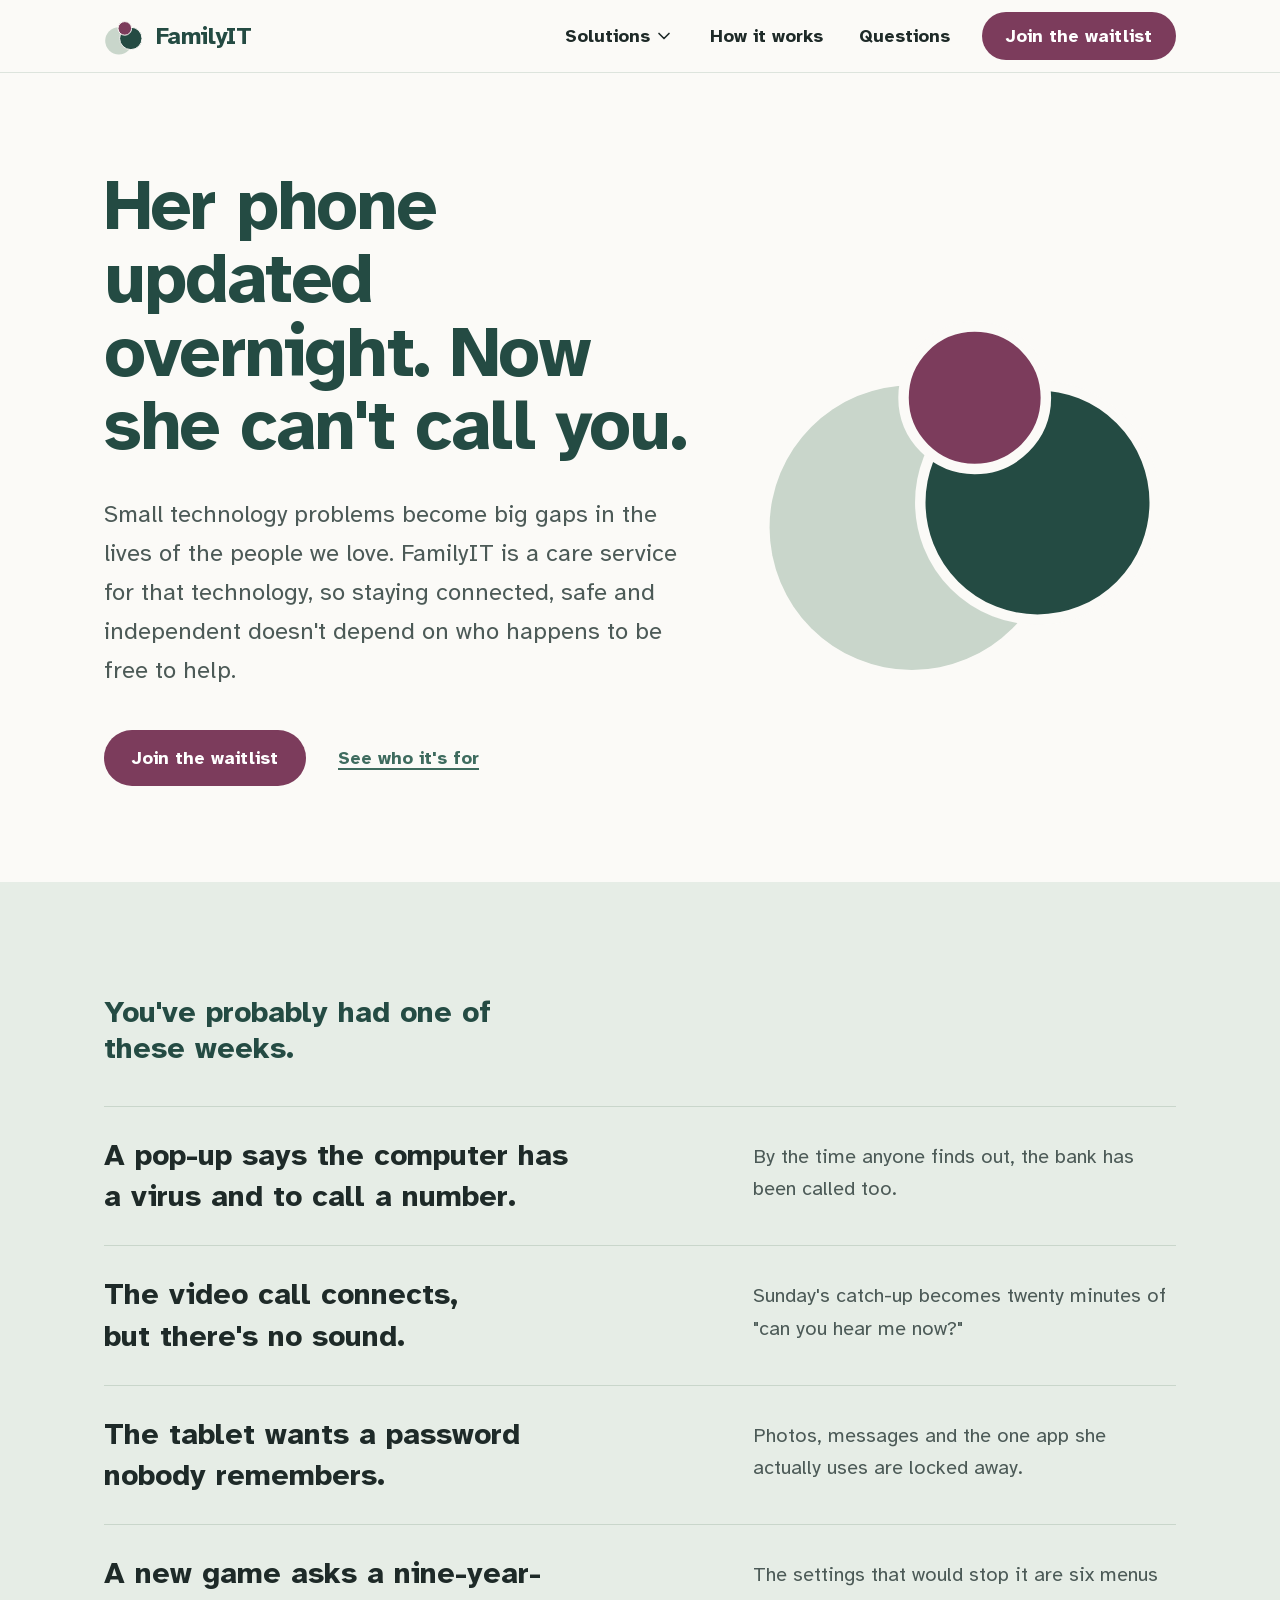
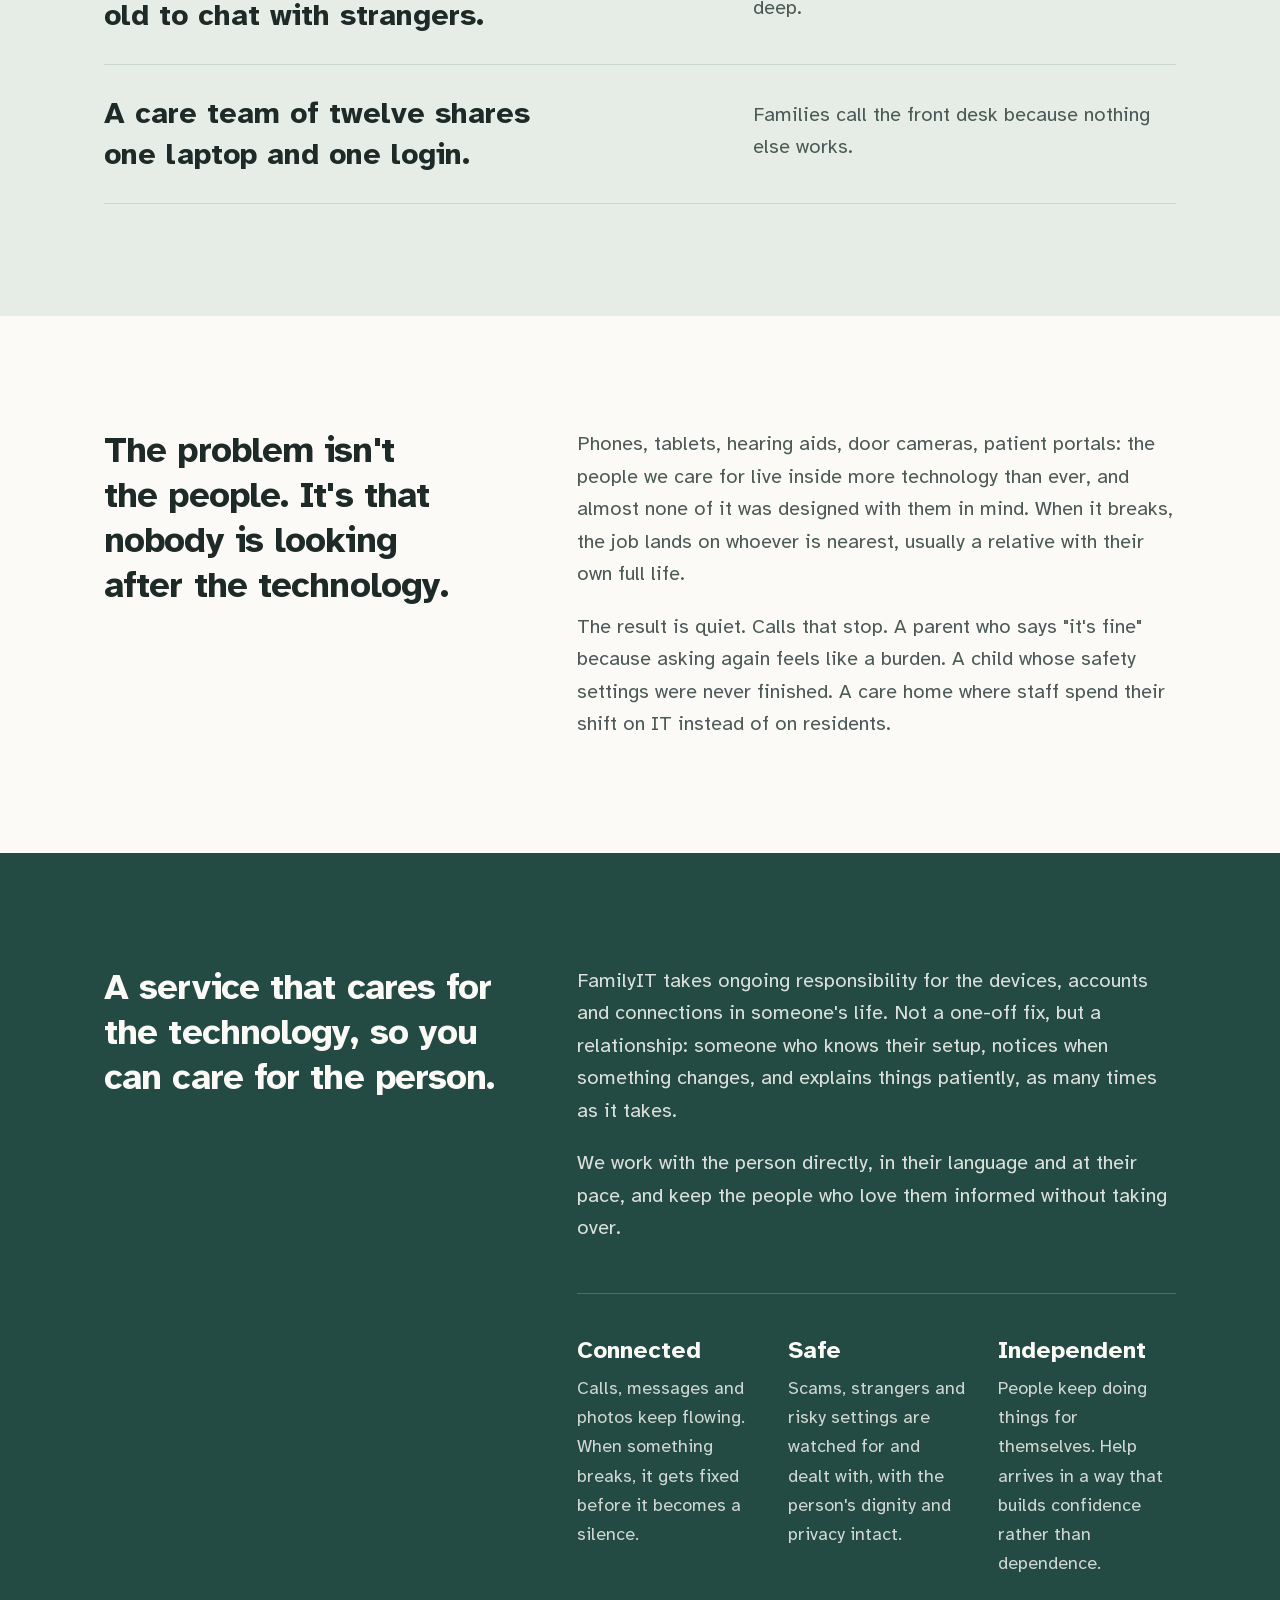
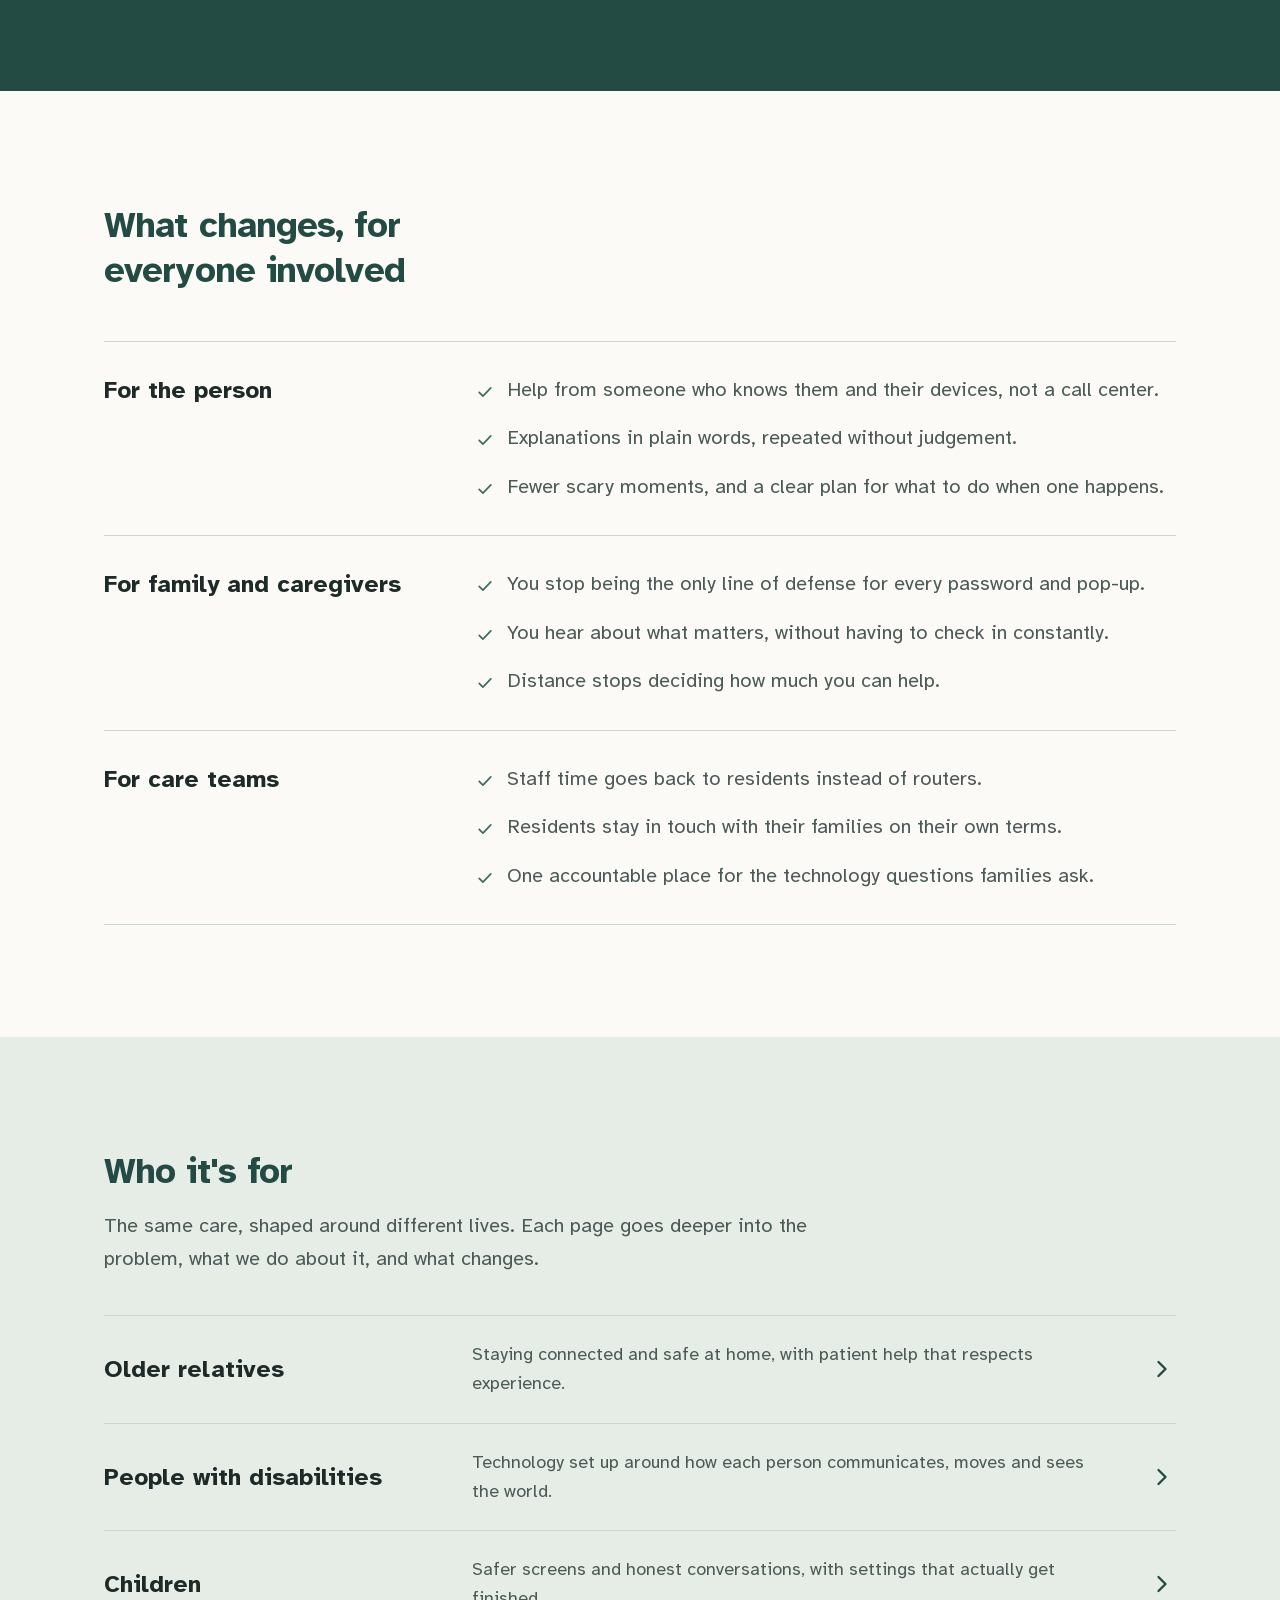
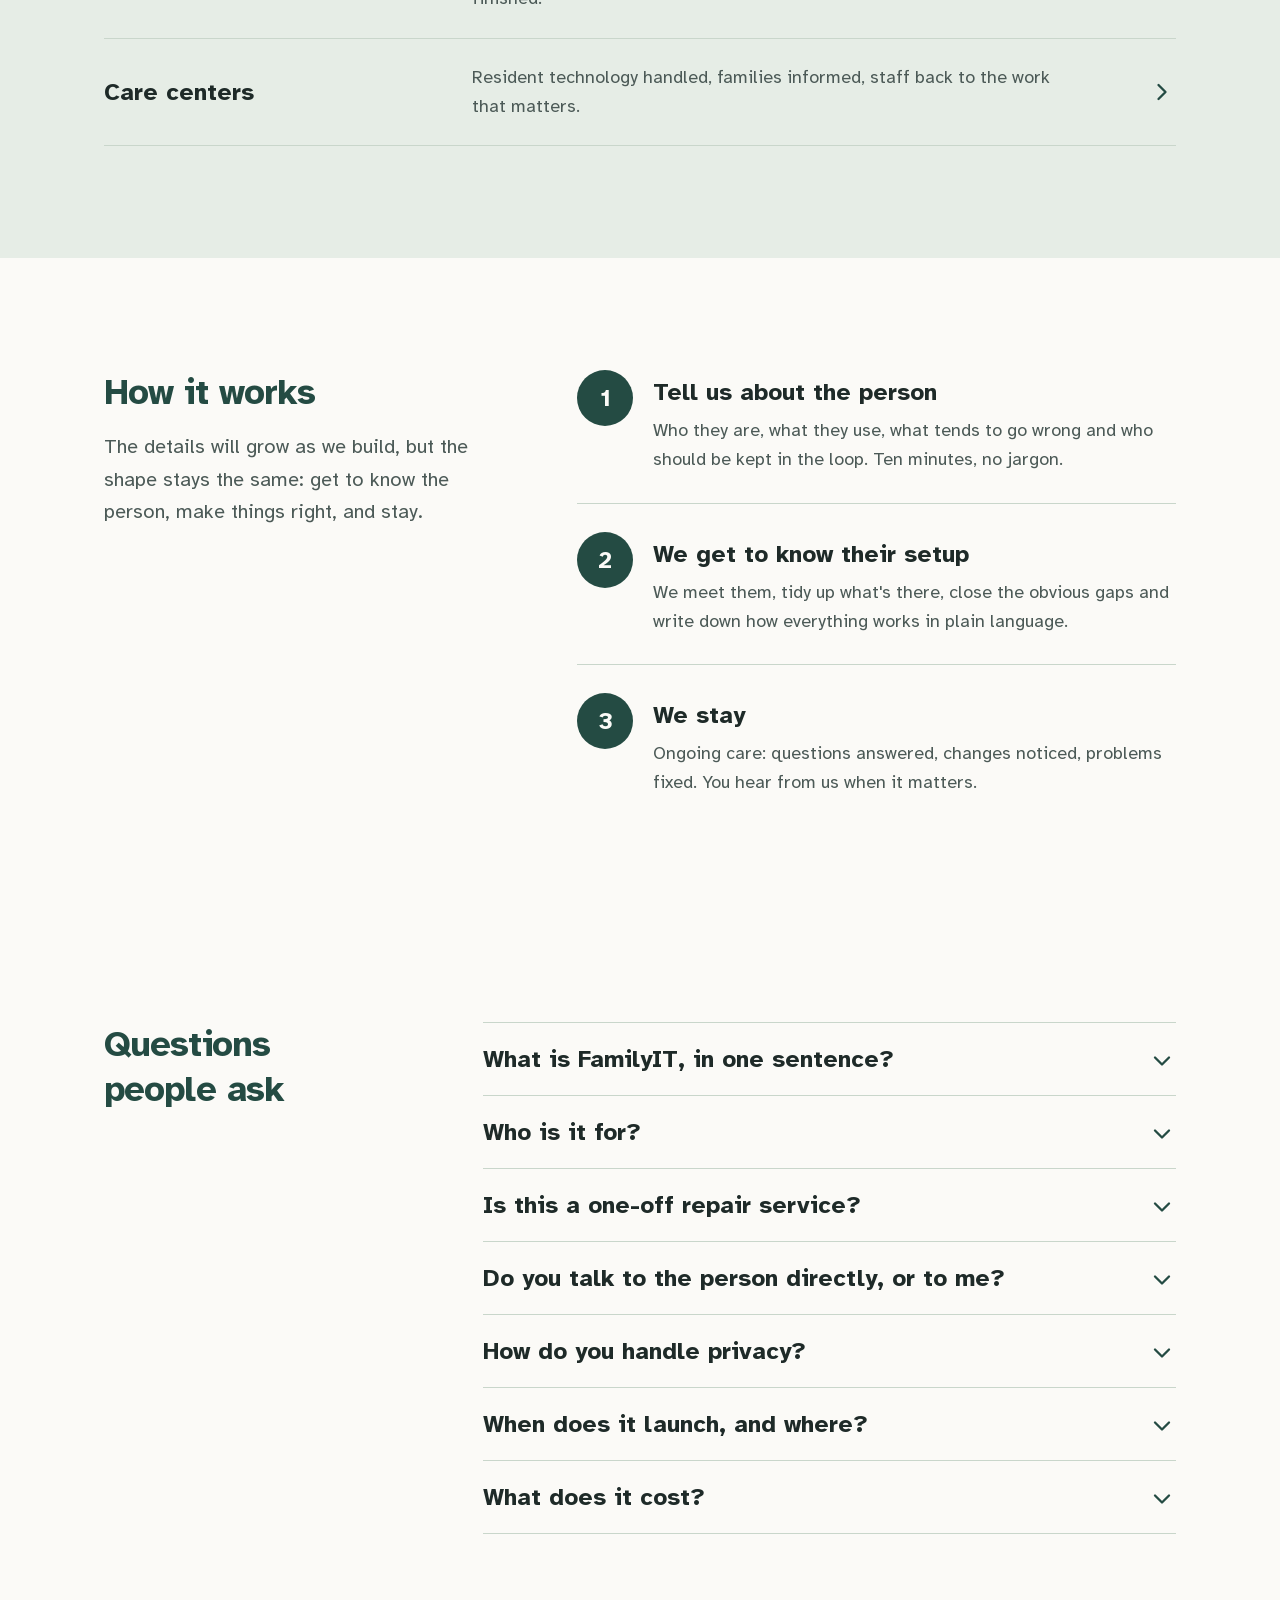
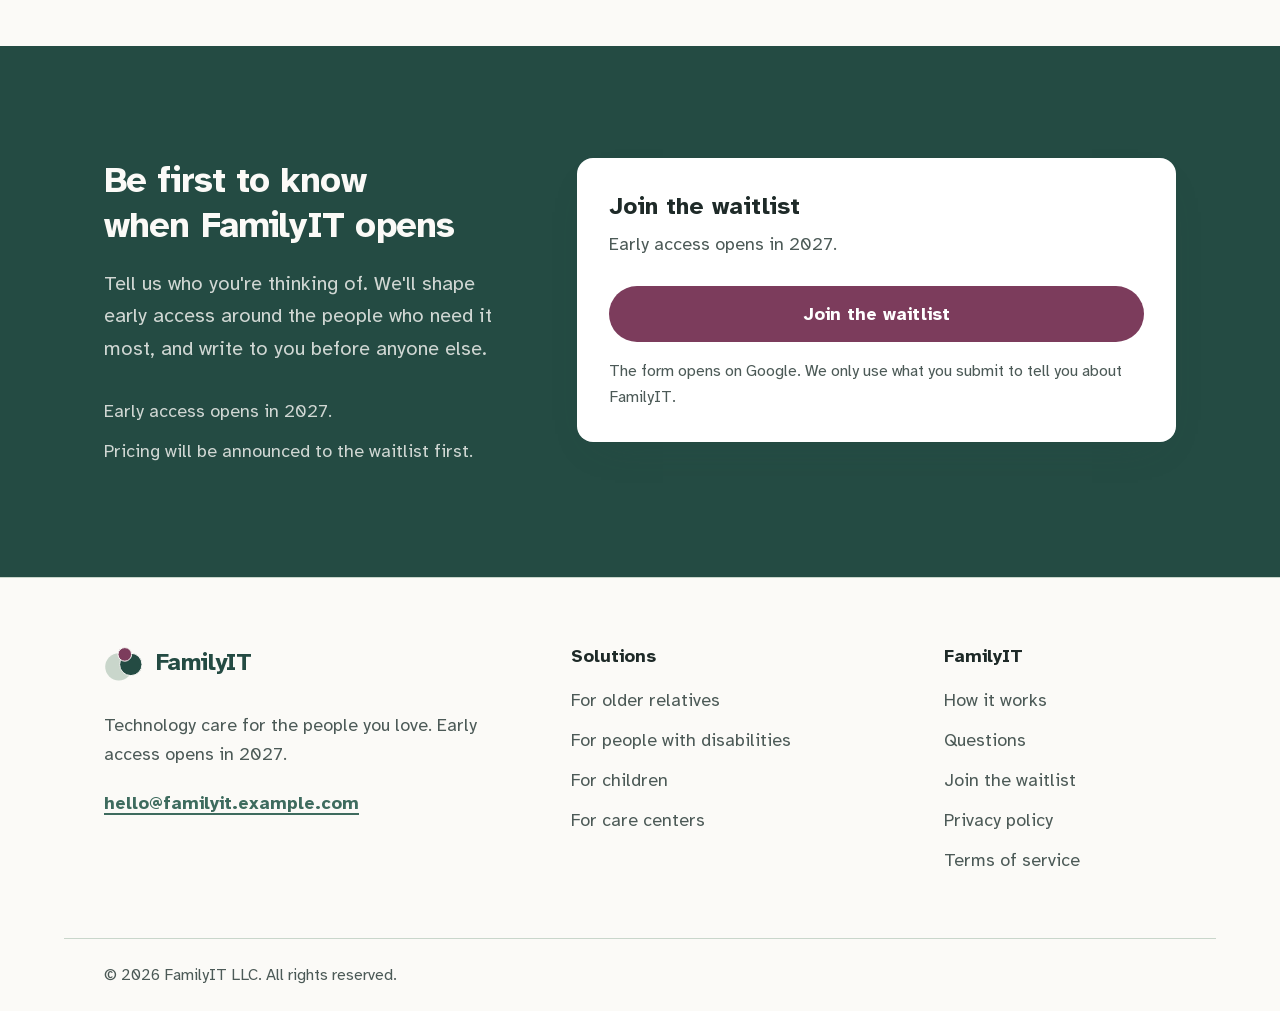
<file: index.html>
<!DOCTYPE html><html lang="en" class="_1X-hxG_variable h-full"><head><meta charSet="utf-8"/><meta name="viewport" content="width=device-width, initial-scale=1"/><link rel="preload" href="/_next/static/media/191d227036512e10-s.p.0hs6q6udzld4a.woff2" as="font" crossorigin="" type="font/woff2"/><link rel="preload" href="/_next/static/media/8cccf984c8510bbf-s.p.2li_3lqay9qjq.woff2" as="font" crossorigin="" type="font/woff2"/><link rel="stylesheet" href="/_next/static/chunks/1l8vdhv8x1p7y.css" data-precedence="next"/><link rel="preload" as="script" fetchPriority="low" href="/_next/static/chunks/310vm2bl3xxpt.js"/><script src="/_next/static/chunks/1wnov70f88xjy.js" async=""></script><script src="/_next/static/chunks/23e6jep2anmtk.js" async=""></script><script src="/_next/static/chunks/0c98xzjfks9hq.js" async=""></script><script src="/_next/static/chunks/turbopack-077hmtqrhcoji.js" async=""></script><script src="/_next/static/chunks/3zt_16xndew4w.js" async=""></script><script src="/_next/static/chunks/3qfy96eoyh-ek.js" async=""></script><meta name="theme-color" content="#244b43"/><meta name="color-scheme" content="light"/><title>FamilyIT: Technology care for the people you love</title><meta name="description" content="FamilyIT keeps the people you care for connected, safe and confident with their technology: older parents, family members with disabilities, children, and the residents of care centers. Join the waitlist."/><meta name="application-name" content="FamilyIT"/><link rel="author" href="https://familyit-app.github.io"/><meta name="author" content="FamilyIT"/><link rel="manifest" href="/manifest.webmanifest"/><meta name="keywords" content="technology care,tech support for seniors,tech help for elderly parents,accessible technology support,assistive technology setup,parental controls help,online safety for children,care home resident technology,family tech support waitlist"/><meta name="creator" content="FamilyIT"/><meta name="publisher" content="FamilyIT"/><meta name="robots" content="index, follow"/><meta name="googlebot" content="index, follow, max-video-preview:-1, max-image-preview:large, max-snippet:-1"/><meta name="category" content="technology"/><link rel="canonical" href="https://familyit-app.github.io/"/><meta property="og:title" content="FamilyIT: Technology care for the people you love"/><meta property="og:description" content="FamilyIT keeps the people you care for connected, safe and confident with their technology: older parents, family members with disabilities, children, and the residents of care centers. Join the waitlist."/><meta property="og:url" content="https://familyit-app.github.io/"/><meta property="og:site_name" content="FamilyIT"/><meta property="og:locale" content="en_US"/><meta property="og:image" content="https://familyit-app.github.io/opengraph-image?e3507a747f9913ef"/><meta property="og:image:type" content="image/png"/><meta property="og:image:width" content="1200"/><meta property="og:image:height" content="630"/><meta property="og:image:alt" content="FamilyIT: Technology care for the people you love"/><meta property="og:type" content="website"/><meta name="twitter:card" content="summary_large_image"/><meta name="twitter:title" content="FamilyIT: Technology care for the people you love"/><meta name="twitter:description" content="FamilyIT keeps the people you care for connected, safe and confident with their technology: older parents, family members with disabilities, children, and the residents of care centers. Join the waitlist."/><meta name="twitter:image" content="https://familyit-app.github.io/opengraph-image?e3507a747f9913ef"/><meta name="twitter:image:alt" content="FamilyIT: Technology care for the people you love"/><meta name="twitter:image:type" content="image/png"/><meta name="twitter:image:width" content="1200"/><meta name="twitter:image:height" content="630"/><link rel="icon" href="/icon.svg?icon.3rolkihuyfymg.svg" sizes="any" type="image/svg+xml"/><link rel="apple-touch-icon" href="/apple-icon?dedf885c36177838" type="image/png" sizes="180x180"/><meta name="next-size-adjust" content=""/><script src="/_next/static/chunks/0cz1d0mv5g_q7.js" noModule=""></script></head><body class="flex min-h-full flex-col"><div hidden=""><!--$--><!--/$--></div><a href="#main" class="sr-only focus:not-sr-only focus:fixed focus:left-4 focus:top-4 focus:z-50 focus:rounded-full focus:bg-pine focus:px-5 focus:py-3 focus:text-lg focus:font-bold focus:text-paper">Skip to main content</a><header class="sticky top-0 z-40 border-b border-sage-deep/60 bg-paper/95 backdrop-blur-sm"><div class="mx-auto w-full max-w-6xl px-6 sm:px-10 flex h-[4.5rem] items-center justify-between gap-6"><a class="flex items-center gap-3 rounded-lg text-2xl font-bold tracking-tight text-pine" href="/"><svg xmlns="http://www.w3.org/2000/svg" viewBox="0 0 200 200" class="size-10" aria-hidden="true" focusable="false"><circle cx="74" cy="124" r="68" fill="#c9d6cb"></circle><circle cx="134" cy="112" r="56" fill="#244b43" stroke="#fbfaf7" stroke-width="5"></circle><circle cx="104" cy="62" r="34" fill="#7c3c5c" stroke="#fbfaf7" stroke-width="5"></circle></svg>FamilyIT</a><nav aria-label="Primary" class="hidden items-center gap-1 lg:flex"><details class="group relative"><summary class="flex cursor-pointer items-center gap-1 rounded-full px-4 py-2 text-lg font-bold text-ink hover:bg-sage">Solutions<svg xmlns="http://www.w3.org/2000/svg" viewBox="0 0 24 24" fill="none" stroke="currentColor" stroke-width="2" stroke-linecap="round" stroke-linejoin="round" aria-hidden="true" focusable="false" class="details-chevron size-5 transition-transform"><path d="m6 9 6 6 6-6"></path></svg></summary><ul class="absolute left-0 top-full mt-2 w-72 rounded-2xl border border-sage-deep bg-paper p-2 shadow-card"><li><a class="block rounded-xl px-4 py-3 text-lg font-bold text-ink hover:bg-sage" href="/solutions/seniors/">For older relatives</a></li><li><a class="block rounded-xl px-4 py-3 text-lg font-bold text-ink hover:bg-sage" href="/solutions/disabilities/">For people with disabilities</a></li><li><a class="block rounded-xl px-4 py-3 text-lg font-bold text-ink hover:bg-sage" href="/solutions/children/">For children</a></li><li><a class="block rounded-xl px-4 py-3 text-lg font-bold text-ink hover:bg-sage" href="/solutions/care-centers/">For care centers</a></li></ul></details><a class="rounded-full px-4 py-2 text-lg font-bold text-ink hover:bg-sage" href="/#how-it-works">How it works</a><a class="rounded-full px-4 py-2 text-lg font-bold text-ink hover:bg-sage" href="/#faq">Questions</a><a href="https://forms.gle/j15QbKqQdQ5t855G7" class="ml-3 inline-flex min-h-12 items-center rounded-full bg-berry px-6 text-lg font-bold text-white hover:bg-berry-deep">Join the waitlist</a></nav><details class="relative lg:hidden"><summary class="flex min-h-12 cursor-pointer items-center gap-2 rounded-full border-2 border-pine px-4 text-lg font-bold text-pine" aria-label="Menu">Menu<svg xmlns="http://www.w3.org/2000/svg" viewBox="0 0 24 24" fill="none" stroke="currentColor" stroke-width="2" stroke-linecap="round" stroke-linejoin="round" aria-hidden="true" focusable="false" class="details-chevron size-5 transition-transform"><path d="m6 9 6 6 6-6"></path></svg></summary><nav aria-label="Mobile" class="absolute right-0 top-full mt-3 w-[min(20rem,calc(100vw-3rem))] rounded-2xl border border-sage-deep bg-paper p-3 shadow-card"><p class="px-3 pb-1 pt-2 text-base font-bold text-ink-soft">Solutions</p><ul><li><a class="block rounded-xl px-3 py-2.5 text-lg font-bold text-ink hover:bg-sage" href="/solutions/seniors/">For older relatives</a></li><li><a class="block rounded-xl px-3 py-2.5 text-lg font-bold text-ink hover:bg-sage" href="/solutions/disabilities/">For people with disabilities</a></li><li><a class="block rounded-xl px-3 py-2.5 text-lg font-bold text-ink hover:bg-sage" href="/solutions/children/">For children</a></li><li><a class="block rounded-xl px-3 py-2.5 text-lg font-bold text-ink hover:bg-sage" href="/solutions/care-centers/">For care centers</a></li></ul><ul class="mt-2 border-t border-sage-deep pt-2"><li><a class="block rounded-xl px-3 py-2.5 text-lg font-bold text-ink hover:bg-sage" href="/#how-it-works">How it works</a></li><li><a class="block rounded-xl px-3 py-2.5 text-lg font-bold text-ink hover:bg-sage" href="/#faq">Questions</a></li></ul><a href="https://forms.gle/j15QbKqQdQ5t855G7" class="mt-3 flex min-h-12 items-center justify-center rounded-full bg-berry px-5 text-lg font-bold text-white hover:bg-berry-deep">Join the waitlist</a></nav></details></div></header><main id="main" class="flex-1"><section aria-labelledby="hero-heading" class="pb-16 pt-12 sm:pt-16 lg:pb-24 lg:pt-24"><div class="mx-auto w-full max-w-6xl px-6 sm:px-10 grid items-center gap-10 lg:grid-cols-12 lg:gap-12"><div class="lg:col-span-7"><h1 id="hero-heading" class="max-w-[15ch] text-display font-bold text-pine text-balance lg:text-display-lg">Her phone updated overnight. Now she can&#x27;t call you.</h1><p class="mt-8 max-w-[52ch] text-xl leading-relaxed text-ink-soft sm:text-2xl sm:leading-relaxed">Small technology problems become big gaps in the lives of the people we love. FamilyIT is a care service for that technology, so staying connected, safe and independent doesn&#x27;t depend on who happens to be free to help.</p><div class="mt-10 flex flex-col items-start gap-5 sm:flex-row sm:items-center sm:gap-8"><a class="inline-flex min-h-14 items-center justify-center gap-2 rounded-full px-7 text-lg font-bold transition-colors duration-150 bg-berry text-white hover:bg-berry-deep " href="https://forms.gle/j15QbKqQdQ5t855G7">Join the waitlist</a><a class="font-bold text-moss underline decoration-2 underline-offset-4 hover:text-pine text-lg" href="/#who-its-for">See who it&#x27;s for</a></div></div><div class="order-first mx-auto w-44 sm:w-56 lg:order-none lg:col-span-5 lg:w-full lg:max-w-md lg:justify-self-end"><svg xmlns="http://www.w3.org/2000/svg" viewBox="0 0 200 200" class="aspect-square w-full" role="img" focusable="false"><title>Three circles leaning together: a family, with the smallest held between the others</title><circle cx="74" cy="124" r="68" fill="#c9d6cb"></circle><circle cx="134" cy="112" r="56" fill="#244b43" stroke="#fbfaf7" stroke-width="5"></circle><circle cx="104" cy="62" r="34" fill="#7c3c5c" stroke="#fbfaf7" stroke-width="5"></circle></svg></div></div></section><section aria-labelledby="moments-heading" class="bg-sage py-20 sm:py-28"><div class="mx-auto w-full max-w-6xl px-6 sm:px-10 "><h2 id="moments-heading" class="max-w-[24ch] text-2xl font-bold text-pine sm:text-3xl">You&#x27;ve probably had one of these weeks.</h2><ul class="mt-10 divide-y divide-sage-deep border-y border-sage-deep"><li class="grid gap-2 py-7 lg:grid-cols-12 lg:gap-10"><p class="text-2xl font-bold leading-snug text-ink text-balance lg:col-span-7 sm:text-3xl">A pop-up says the computer has a virus and to call a number.</p><p class="text-lg leading-relaxed text-ink-soft lg:col-span-5 lg:pt-1.5 sm:text-xl">By the time anyone finds out, the bank has been called too.</p></li><li class="grid gap-2 py-7 lg:grid-cols-12 lg:gap-10"><p class="text-2xl font-bold leading-snug text-ink text-balance lg:col-span-7 sm:text-3xl">The video call connects, but there&#x27;s no sound.</p><p class="text-lg leading-relaxed text-ink-soft lg:col-span-5 lg:pt-1.5 sm:text-xl">Sunday&#x27;s catch-up becomes twenty minutes of &quot;can you hear me now?&quot;</p></li><li class="grid gap-2 py-7 lg:grid-cols-12 lg:gap-10"><p class="text-2xl font-bold leading-snug text-ink text-balance lg:col-span-7 sm:text-3xl">The tablet wants a password nobody remembers.</p><p class="text-lg leading-relaxed text-ink-soft lg:col-span-5 lg:pt-1.5 sm:text-xl">Photos, messages and the one app she actually uses are locked away.</p></li><li class="grid gap-2 py-7 lg:grid-cols-12 lg:gap-10"><p class="text-2xl font-bold leading-snug text-ink text-balance lg:col-span-7 sm:text-3xl">A new game asks a nine-year-old to chat with strangers.</p><p class="text-lg leading-relaxed text-ink-soft lg:col-span-5 lg:pt-1.5 sm:text-xl">The settings that would stop it are six menus deep.</p></li><li class="grid gap-2 py-7 lg:grid-cols-12 lg:gap-10"><p class="text-2xl font-bold leading-snug text-ink text-balance lg:col-span-7 sm:text-3xl">A care team of twelve shares one laptop and one login.</p><p class="text-lg leading-relaxed text-ink-soft lg:col-span-5 lg:pt-1.5 sm:text-xl">Families call the front desk because nothing else works.</p></li></ul></div></section><section id="problem" aria-labelledby="problem-heading" class="scroll-mt-24 py-20 sm:py-28  "><div class="mx-auto w-full max-w-6xl px-6 sm:px-10 grid gap-10 lg:grid-cols-12 lg:gap-16"><div class="lg:col-span-5"><h2 id="problem-heading" class="text-3xl font-bold leading-tight tracking-tight text-balance sm:text-4xl">The problem isn&#x27;t the people. It&#x27;s that nobody is looking after the technology.</h2></div><div class="lg:col-span-7"><div class="max-w-[62ch] space-y-5 text-lg leading-relaxed sm:text-xl text-ink-soft"><p>Phones, tablets, hearing aids, door cameras, patient portals: the people we care for live inside more technology than ever, and almost none of it was designed with them in mind. When it breaks, the job lands on whoever is nearest, usually a relative with their own full life.</p><p>The result is quiet. Calls that stop. A parent who says &quot;it&#x27;s fine&quot; because asking again feels like a burden. A child whose safety settings were never finished. A care home where staff spend their shift on IT instead of on residents.</p></div></div></div></section><section id="solution" aria-labelledby="solution-heading" class="scroll-mt-24 py-20 sm:py-28 bg-pine text-paper "><div class="mx-auto w-full max-w-6xl px-6 sm:px-10 grid gap-10 lg:grid-cols-12 lg:gap-16"><div class="lg:col-span-5"><h2 id="solution-heading" class="text-3xl font-bold leading-tight tracking-tight text-balance sm:text-4xl">A service that cares for the technology, so you can care for the person.</h2></div><div class="lg:col-span-7"><div class="max-w-[62ch] space-y-5 text-lg leading-relaxed sm:text-xl text-paper/85"><p>FamilyIT takes ongoing responsibility for the devices, accounts and connections in someone&#x27;s life. Not a one-off fix, but a relationship: someone who knows their setup, notices when something changes, and explains things patiently, as many times as it takes.</p><p>We work with the person directly, in their language and at their pace, and keep the people who love them informed without taking over.</p></div><dl class="mt-12 grid gap-8 border-t border-paper/20 pt-10 sm:grid-cols-3"><div><dt class="text-2xl font-bold text-paper">Connected</dt><dd class="mt-2 text-lg leading-relaxed text-paper/80">Calls, messages and photos keep flowing. When something breaks, it gets fixed before it becomes a silence.</dd></div><div><dt class="text-2xl font-bold text-paper">Safe</dt><dd class="mt-2 text-lg leading-relaxed text-paper/80">Scams, strangers and risky settings are watched for and dealt with, with the person&#x27;s dignity and privacy intact.</dd></div><div><dt class="text-2xl font-bold text-paper">Independent</dt><dd class="mt-2 text-lg leading-relaxed text-paper/80">People keep doing things for themselves. Help arrives in a way that builds confidence rather than dependence.</dd></div></dl></div></div></section><section id="benefits" aria-labelledby="benefits-heading" class="scroll-mt-24 py-20 sm:py-28"><div class="mx-auto w-full max-w-6xl px-6 sm:px-10 "><h2 id="benefits-heading" class="max-w-[20ch] text-3xl font-bold leading-tight tracking-tight text-pine text-balance sm:text-4xl">What changes, for everyone involved</h2><dl class="mt-12 divide-y divide-sage-deep border-y border-sage-deep"><div class="grid gap-4 py-8 lg:grid-cols-12 lg:gap-10"><dt class="text-2xl font-bold lg:col-span-4">For the person</dt><dd class="lg:col-span-8"><ul class="grid gap-4 sm:grid-cols-1"><li class="flex gap-3 text-lg leading-relaxed text-ink-soft sm:text-xl"><svg xmlns="http://www.w3.org/2000/svg" viewBox="0 0 24 24" fill="none" stroke="currentColor" stroke-width="2" stroke-linecap="round" stroke-linejoin="round" aria-hidden="true" focusable="false" class="mt-2 size-5 shrink-0 text-moss"><path d="m5 12.5 4.5 4.5L19 7"></path></svg><span>Help from someone who knows them and their devices, not a call center.</span></li><li class="flex gap-3 text-lg leading-relaxed text-ink-soft sm:text-xl"><svg xmlns="http://www.w3.org/2000/svg" viewBox="0 0 24 24" fill="none" stroke="currentColor" stroke-width="2" stroke-linecap="round" stroke-linejoin="round" aria-hidden="true" focusable="false" class="mt-2 size-5 shrink-0 text-moss"><path d="m5 12.5 4.5 4.5L19 7"></path></svg><span>Explanations in plain words, repeated without judgement.</span></li><li class="flex gap-3 text-lg leading-relaxed text-ink-soft sm:text-xl"><svg xmlns="http://www.w3.org/2000/svg" viewBox="0 0 24 24" fill="none" stroke="currentColor" stroke-width="2" stroke-linecap="round" stroke-linejoin="round" aria-hidden="true" focusable="false" class="mt-2 size-5 shrink-0 text-moss"><path d="m5 12.5 4.5 4.5L19 7"></path></svg><span>Fewer scary moments, and a clear plan for what to do when one happens.</span></li></ul></dd></div><div class="grid gap-4 py-8 lg:grid-cols-12 lg:gap-10"><dt class="text-2xl font-bold lg:col-span-4">For family and caregivers</dt><dd class="lg:col-span-8"><ul class="grid gap-4 sm:grid-cols-1"><li class="flex gap-3 text-lg leading-relaxed text-ink-soft sm:text-xl"><svg xmlns="http://www.w3.org/2000/svg" viewBox="0 0 24 24" fill="none" stroke="currentColor" stroke-width="2" stroke-linecap="round" stroke-linejoin="round" aria-hidden="true" focusable="false" class="mt-2 size-5 shrink-0 text-moss"><path d="m5 12.5 4.5 4.5L19 7"></path></svg><span>You stop being the only line of defense for every password and pop-up.</span></li><li class="flex gap-3 text-lg leading-relaxed text-ink-soft sm:text-xl"><svg xmlns="http://www.w3.org/2000/svg" viewBox="0 0 24 24" fill="none" stroke="currentColor" stroke-width="2" stroke-linecap="round" stroke-linejoin="round" aria-hidden="true" focusable="false" class="mt-2 size-5 shrink-0 text-moss"><path d="m5 12.5 4.5 4.5L19 7"></path></svg><span>You hear about what matters, without having to check in constantly.</span></li><li class="flex gap-3 text-lg leading-relaxed text-ink-soft sm:text-xl"><svg xmlns="http://www.w3.org/2000/svg" viewBox="0 0 24 24" fill="none" stroke="currentColor" stroke-width="2" stroke-linecap="round" stroke-linejoin="round" aria-hidden="true" focusable="false" class="mt-2 size-5 shrink-0 text-moss"><path d="m5 12.5 4.5 4.5L19 7"></path></svg><span>Distance stops deciding how much you can help.</span></li></ul></dd></div><div class="grid gap-4 py-8 lg:grid-cols-12 lg:gap-10"><dt class="text-2xl font-bold lg:col-span-4">For care teams</dt><dd class="lg:col-span-8"><ul class="grid gap-4 sm:grid-cols-1"><li class="flex gap-3 text-lg leading-relaxed text-ink-soft sm:text-xl"><svg xmlns="http://www.w3.org/2000/svg" viewBox="0 0 24 24" fill="none" stroke="currentColor" stroke-width="2" stroke-linecap="round" stroke-linejoin="round" aria-hidden="true" focusable="false" class="mt-2 size-5 shrink-0 text-moss"><path d="m5 12.5 4.5 4.5L19 7"></path></svg><span>Staff time goes back to residents instead of routers.</span></li><li class="flex gap-3 text-lg leading-relaxed text-ink-soft sm:text-xl"><svg xmlns="http://www.w3.org/2000/svg" viewBox="0 0 24 24" fill="none" stroke="currentColor" stroke-width="2" stroke-linecap="round" stroke-linejoin="round" aria-hidden="true" focusable="false" class="mt-2 size-5 shrink-0 text-moss"><path d="m5 12.5 4.5 4.5L19 7"></path></svg><span>Residents stay in touch with their families on their own terms.</span></li><li class="flex gap-3 text-lg leading-relaxed text-ink-soft sm:text-xl"><svg xmlns="http://www.w3.org/2000/svg" viewBox="0 0 24 24" fill="none" stroke="currentColor" stroke-width="2" stroke-linecap="round" stroke-linejoin="round" aria-hidden="true" focusable="false" class="mt-2 size-5 shrink-0 text-moss"><path d="m5 12.5 4.5 4.5L19 7"></path></svg><span>One accountable place for the technology questions families ask.</span></li></ul></dd></div></dl></div></section><section id="who-its-for" aria-labelledby="who-heading" class="scroll-mt-24 bg-sage py-20 sm:py-28"><div class="mx-auto w-full max-w-6xl px-6 sm:px-10 "><h2 id="who-heading" class="text-3xl font-bold leading-tight tracking-tight text-pine sm:text-4xl">Who it&#x27;s for</h2><p class="mt-4 max-w-[58ch] text-lg leading-relaxed text-ink-soft sm:text-xl">The same care, shaped around different lives. Each page goes deeper into the problem, what we do about it, and what changes.</p><ul class="mt-10 divide-y divide-sage-deep border-y border-sage-deep"><li><a class="group grid gap-2 py-6 sm:grid-cols-12 sm:items-center sm:gap-8" href="/solutions/seniors/"><span class="text-2xl font-bold text-ink group-hover:text-pine group-hover:underline sm:col-span-4">Older relatives</span><span class="text-lg leading-relaxed text-ink-soft sm:col-span-7">Staying connected and safe at home, with patient help that respects experience.</span><svg xmlns="http://www.w3.org/2000/svg" viewBox="0 0 24 24" fill="none" stroke="currentColor" stroke-width="2" stroke-linecap="round" stroke-linejoin="round" aria-hidden="true" focusable="false" class="hidden size-7 -rotate-90 justify-self-end text-pine transition-transform group-hover:translate-x-1 sm:col-span-1 sm:block"><path d="m6 9 6 6 6-6"></path></svg></a></li><li><a class="group grid gap-2 py-6 sm:grid-cols-12 sm:items-center sm:gap-8" href="/solutions/disabilities/"><span class="text-2xl font-bold text-ink group-hover:text-pine group-hover:underline sm:col-span-4">People with disabilities</span><span class="text-lg leading-relaxed text-ink-soft sm:col-span-7">Technology set up around how each person communicates, moves and sees the world.</span><svg xmlns="http://www.w3.org/2000/svg" viewBox="0 0 24 24" fill="none" stroke="currentColor" stroke-width="2" stroke-linecap="round" stroke-linejoin="round" aria-hidden="true" focusable="false" class="hidden size-7 -rotate-90 justify-self-end text-pine transition-transform group-hover:translate-x-1 sm:col-span-1 sm:block"><path d="m6 9 6 6 6-6"></path></svg></a></li><li><a class="group grid gap-2 py-6 sm:grid-cols-12 sm:items-center sm:gap-8" href="/solutions/children/"><span class="text-2xl font-bold text-ink group-hover:text-pine group-hover:underline sm:col-span-4">Children</span><span class="text-lg leading-relaxed text-ink-soft sm:col-span-7">Safer screens and honest conversations, with settings that actually get finished.</span><svg xmlns="http://www.w3.org/2000/svg" viewBox="0 0 24 24" fill="none" stroke="currentColor" stroke-width="2" stroke-linecap="round" stroke-linejoin="round" aria-hidden="true" focusable="false" class="hidden size-7 -rotate-90 justify-self-end text-pine transition-transform group-hover:translate-x-1 sm:col-span-1 sm:block"><path d="m6 9 6 6 6-6"></path></svg></a></li><li><a class="group grid gap-2 py-6 sm:grid-cols-12 sm:items-center sm:gap-8" href="/solutions/care-centers/"><span class="text-2xl font-bold text-ink group-hover:text-pine group-hover:underline sm:col-span-4">Care centers</span><span class="text-lg leading-relaxed text-ink-soft sm:col-span-7">Resident technology handled, families informed, staff back to the work that matters.</span><svg xmlns="http://www.w3.org/2000/svg" viewBox="0 0 24 24" fill="none" stroke="currentColor" stroke-width="2" stroke-linecap="round" stroke-linejoin="round" aria-hidden="true" focusable="false" class="hidden size-7 -rotate-90 justify-self-end text-pine transition-transform group-hover:translate-x-1 sm:col-span-1 sm:block"><path d="m6 9 6 6 6-6"></path></svg></a></li></ul></div></section><section id="how-it-works" aria-labelledby="how-heading" class="scroll-mt-24 py-20 sm:py-28"><div class="mx-auto w-full max-w-6xl px-6 sm:px-10 grid gap-10 lg:grid-cols-12 lg:gap-16"><div class="lg:col-span-5"><h2 id="how-heading" class="text-3xl font-bold leading-tight tracking-tight text-pine text-balance sm:text-4xl">How it works</h2><p class="mt-4 max-w-[48ch] text-lg leading-relaxed text-ink-soft sm:text-xl">The details will grow as we build, but the shape stays the same: get to know the person, make things right, and stay.</p></div><ol class="lg:col-span-7"><li class="grid grid-cols-[3.5rem_1fr] gap-x-5 border-t border-sage-deep py-7 first:border-t-0 first:pt-0 last:pb-0"><span aria-hidden="true" class="flex size-14 items-center justify-center rounded-full bg-pine text-2xl font-bold text-paper">1</span><div class="pt-1.5"><h3 class="text-2xl font-bold"><span class="sr-only">Step <!-- -->1<!-- -->: </span>Tell us about the person</h3><p class="mt-2 max-w-[54ch] text-lg leading-relaxed text-ink-soft">Who they are, what they use, what tends to go wrong and who should be kept in the loop. Ten minutes, no jargon.</p></div></li><li class="grid grid-cols-[3.5rem_1fr] gap-x-5 border-t border-sage-deep py-7 first:border-t-0 first:pt-0 last:pb-0"><span aria-hidden="true" class="flex size-14 items-center justify-center rounded-full bg-pine text-2xl font-bold text-paper">2</span><div class="pt-1.5"><h3 class="text-2xl font-bold"><span class="sr-only">Step <!-- -->2<!-- -->: </span>We get to know their setup</h3><p class="mt-2 max-w-[54ch] text-lg leading-relaxed text-ink-soft">We meet them, tidy up what&#x27;s there, close the obvious gaps and write down how everything works in plain language.</p></div></li><li class="grid grid-cols-[3.5rem_1fr] gap-x-5 border-t border-sage-deep py-7 first:border-t-0 first:pt-0 last:pb-0"><span aria-hidden="true" class="flex size-14 items-center justify-center rounded-full bg-pine text-2xl font-bold text-paper">3</span><div class="pt-1.5"><h3 class="text-2xl font-bold"><span class="sr-only">Step <!-- -->3<!-- -->: </span>We stay</h3><p class="mt-2 max-w-[54ch] text-lg leading-relaxed text-ink-soft">Ongoing care: questions answered, changes noticed, problems fixed. You hear from us when it matters.</p></div></li></ol></div></section><section id="faq" aria-labelledby="faq-heading" class="scroll-mt-24 py-20 sm:py-28 "><div class="mx-auto w-full max-w-6xl px-6 sm:px-10 grid gap-10 lg:grid-cols-12 lg:gap-16"><h2 id="faq-heading" class="text-3xl font-bold leading-tight tracking-tight text-pine text-balance sm:text-4xl lg:col-span-4">Questions people ask</h2><div class="lg:col-span-8"><div class="divide-y divide-sage-deep border-y border-sage-deep"><details class="group py-5"><summary class="flex cursor-pointer items-start justify-between gap-6 rounded-lg text-left text-xl font-bold text-ink sm:text-2xl"><span>What is FamilyIT, in one sentence?</span><svg xmlns="http://www.w3.org/2000/svg" viewBox="0 0 24 24" fill="none" stroke="currentColor" stroke-width="2" stroke-linecap="round" stroke-linejoin="round" aria-hidden="true" focusable="false" class="details-chevron mt-1 size-7 shrink-0 text-pine transition-transform"><path d="m6 9 6 6 6-6"></path></svg></summary><p class="mt-4 max-w-[62ch] text-lg leading-relaxed text-ink-soft sm:text-xl">An ongoing care service for the technology in the life of someone you love, so they stay connected, safe and independent without relying on whoever happens to be nearby.</p></details><details class="group py-5"><summary class="flex cursor-pointer items-start justify-between gap-6 rounded-lg text-left text-xl font-bold text-ink sm:text-2xl"><span>Who is it for?</span><svg xmlns="http://www.w3.org/2000/svg" viewBox="0 0 24 24" fill="none" stroke="currentColor" stroke-width="2" stroke-linecap="round" stroke-linejoin="round" aria-hidden="true" focusable="false" class="details-chevron mt-1 size-7 shrink-0 text-pine transition-transform"><path d="m6 9 6 6 6-6"></path></svg></summary><p class="mt-4 max-w-[62ch] text-lg leading-relaxed text-ink-soft sm:text-xl">Older relatives, people with disabilities, children, and the residents and staff of care centers. If you&#x27;ve ever been the family&#x27;s unofficial IT department, it&#x27;s for you too.</p></details><details class="group py-5"><summary class="flex cursor-pointer items-start justify-between gap-6 rounded-lg text-left text-xl font-bold text-ink sm:text-2xl"><span>Is this a one-off repair service?</span><svg xmlns="http://www.w3.org/2000/svg" viewBox="0 0 24 24" fill="none" stroke="currentColor" stroke-width="2" stroke-linecap="round" stroke-linejoin="round" aria-hidden="true" focusable="false" class="details-chevron mt-1 size-7 shrink-0 text-pine transition-transform"><path d="m6 9 6 6 6-6"></path></svg></summary><p class="mt-4 max-w-[62ch] text-lg leading-relaxed text-ink-soft sm:text-xl">No. We take ongoing responsibility rather than fixing one thing and leaving. That&#x27;s what lets us notice changes early and build trust with the person over time.</p></details><details class="group py-5"><summary class="flex cursor-pointer items-start justify-between gap-6 rounded-lg text-left text-xl font-bold text-ink sm:text-2xl"><span>Do you talk to the person directly, or to me?</span><svg xmlns="http://www.w3.org/2000/svg" viewBox="0 0 24 24" fill="none" stroke="currentColor" stroke-width="2" stroke-linecap="round" stroke-linejoin="round" aria-hidden="true" focusable="false" class="details-chevron mt-1 size-7 shrink-0 text-pine transition-transform"><path d="m6 9 6 6 6-6"></path></svg></summary><p class="mt-4 max-w-[62ch] text-lg leading-relaxed text-ink-soft sm:text-xl">Both, and the balance is up to them. Many people prefer to deal with us themselves and have family kept informed. Others want a relative involved in every step. We follow their lead.</p></details><details class="group py-5"><summary class="flex cursor-pointer items-start justify-between gap-6 rounded-lg text-left text-xl font-bold text-ink sm:text-2xl"><span>How do you handle privacy?</span><svg xmlns="http://www.w3.org/2000/svg" viewBox="0 0 24 24" fill="none" stroke="currentColor" stroke-width="2" stroke-linecap="round" stroke-linejoin="round" aria-hidden="true" focusable="false" class="details-chevron mt-1 size-7 shrink-0 text-pine transition-transform"><path d="m6 9 6 6 6-6"></path></svg></summary><p class="mt-4 max-w-[62ch] text-lg leading-relaxed text-ink-soft sm:text-xl">We access only what is needed, explain what we&#x27;re doing, and never keep copies of personal data. The person decides what their family can see. Our privacy policy covers the waitlist too.</p></details><details class="group py-5"><summary class="flex cursor-pointer items-start justify-between gap-6 rounded-lg text-left text-xl font-bold text-ink sm:text-2xl"><span>When does it launch, and where?</span><svg xmlns="http://www.w3.org/2000/svg" viewBox="0 0 24 24" fill="none" stroke="currentColor" stroke-width="2" stroke-linecap="round" stroke-linejoin="round" aria-hidden="true" focusable="false" class="details-chevron mt-1 size-7 shrink-0 text-pine transition-transform"><path d="m6 9 6 6 6-6"></path></svg></summary><p class="mt-4 max-w-[62ch] text-lg leading-relaxed text-ink-soft sm:text-xl">Early access opens in 2027, starting in the United States. Support is planned to be remote first, with in-person options in selected areas. Waitlist members hear first.</p></details><details class="group py-5"><summary class="flex cursor-pointer items-start justify-between gap-6 rounded-lg text-left text-xl font-bold text-ink sm:text-2xl"><span>What does it cost?</span><svg xmlns="http://www.w3.org/2000/svg" viewBox="0 0 24 24" fill="none" stroke="currentColor" stroke-width="2" stroke-linecap="round" stroke-linejoin="round" aria-hidden="true" focusable="false" class="details-chevron mt-1 size-7 shrink-0 text-pine transition-transform"><path d="m6 9 6 6 6-6"></path></svg></summary><p class="mt-4 max-w-[62ch] text-lg leading-relaxed text-ink-soft sm:text-xl">Pricing will be announced to the waitlist first. Joining the waitlist is free and carries no commitment.</p></details></div></div></div></section><section id="waitlist" aria-labelledby="waitlist-heading" class="scroll-mt-24 bg-pine py-20 text-paper sm:py-28"><div class="mx-auto w-full max-w-6xl px-6 sm:px-10 grid gap-12 lg:grid-cols-12 lg:gap-16"><div class="lg:col-span-5"><h2 id="waitlist-heading" class="text-3xl font-bold leading-tight tracking-tight text-balance sm:text-4xl">Be first to know when FamilyIT opens</h2><p class="mt-5 max-w-[48ch] text-lg leading-relaxed text-paper/80 sm:text-xl">Tell us who you&#x27;re thinking of. We&#x27;ll shape early access around the people who need it most, and write to you before anyone else.</p><ul class="mt-8 space-y-3 text-lg text-paper/80"><li>Early access opens in 2027<!-- -->.</li><li>Pricing will be announced to the waitlist first.</li></ul></div><div class="min-w-0 lg:col-span-7"><div class="rounded-2xl bg-white p-6 text-ink shadow-card sm:p-8"><h3 class="text-2xl font-bold">Join the waitlist</h3><p class="mt-2 text-lg text-ink-soft">Early access opens in 2027<!-- -->.</p><a href="https://forms.gle/j15QbKqQdQ5t855G7" class="mt-7 inline-flex min-h-14 w-full items-center justify-center rounded-full bg-berry px-7 text-lg font-bold text-white transition-colors hover:bg-berry-deep">Join the waitlist</a><p class="mt-4 text-base leading-relaxed text-ink-soft">The form opens on Google. We only use what you submit to tell you about FamilyIT.</p></div></div></div></section><script type="application/ld+json">{"@context":"https://schema.org","@type":"FAQPage","@id":"https://familyit-app.github.io/#faq","mainEntity":[{"@type":"Question","name":"What is FamilyIT, in one sentence?","acceptedAnswer":{"@type":"Answer","text":"An ongoing care service for the technology in the life of someone you love, so they stay connected, safe and independent without relying on whoever happens to be nearby."}},{"@type":"Question","name":"Who is it for?","acceptedAnswer":{"@type":"Answer","text":"Older relatives, people with disabilities, children, and the residents and staff of care centers. If you've ever been the family's unofficial IT department, it's for you too."}},{"@type":"Question","name":"Is this a one-off repair service?","acceptedAnswer":{"@type":"Answer","text":"No. We take ongoing responsibility rather than fixing one thing and leaving. That's what lets us notice changes early and build trust with the person over time."}},{"@type":"Question","name":"Do you talk to the person directly, or to me?","acceptedAnswer":{"@type":"Answer","text":"Both, and the balance is up to them. Many people prefer to deal with us themselves and have family kept informed. Others want a relative involved in every step. We follow their lead."}},{"@type":"Question","name":"How do you handle privacy?","acceptedAnswer":{"@type":"Answer","text":"We access only what is needed, explain what we're doing, and never keep copies of personal data. The person decides what their family can see. Our privacy policy covers the waitlist too."}},{"@type":"Question","name":"When does it launch, and where?","acceptedAnswer":{"@type":"Answer","text":"Early access opens in 2027, starting in the United States. Support is planned to be remote first, with in-person options in selected areas. Waitlist members hear first."}},{"@type":"Question","name":"What does it cost?","acceptedAnswer":{"@type":"Answer","text":"Pricing will be announced to the waitlist first. Joining the waitlist is free and carries no commitment."}}]}</script><!--$--><!--/$--></main><footer class="border-t border-sage-deep bg-paper"><div class="mx-auto w-full max-w-6xl px-6 sm:px-10 grid gap-12 py-16 lg:grid-cols-12"><div class="lg:col-span-5"><a class="inline-flex items-center gap-3 rounded-lg text-2xl font-bold tracking-tight text-pine" href="/"><svg xmlns="http://www.w3.org/2000/svg" viewBox="0 0 200 200" class="size-10" aria-hidden="true" focusable="false"><circle cx="74" cy="124" r="68" fill="#c9d6cb"></circle><circle cx="134" cy="112" r="56" fill="#244b43" stroke="#fbfaf7" stroke-width="5"></circle><circle cx="104" cy="62" r="34" fill="#7c3c5c" stroke="#fbfaf7" stroke-width="5"></circle></svg>FamilyIT</a><p class="mt-5 max-w-sm text-lg leading-relaxed text-ink-soft">Technology care for the people you love<!-- -->. <!-- -->Early access opens in 2027<!-- -->.</p><p class="mt-5 text-lg"><a href="mailto:hello@familyit.example.com" class="font-bold text-moss underline decoration-2 underline-offset-4 hover:text-pine">hello@familyit.example.com</a></p></div><nav aria-label="Solutions" class="lg:col-span-4"><h2 class="text-lg font-bold">Solutions</h2><ul class="mt-4 space-y-3 text-lg"><li><a class="text-ink-soft hover:text-pine hover:underline" href="/solutions/seniors/">For older relatives</a></li><li><a class="text-ink-soft hover:text-pine hover:underline" href="/solutions/disabilities/">For people with disabilities</a></li><li><a class="text-ink-soft hover:text-pine hover:underline" href="/solutions/children/">For children</a></li><li><a class="text-ink-soft hover:text-pine hover:underline" href="/solutions/care-centers/">For care centers</a></li></ul></nav><nav aria-label="Site" class="lg:col-span-3"><h2 class="text-lg font-bold">FamilyIT</h2><ul class="mt-4 space-y-3 text-lg"><li><a class="text-ink-soft hover:text-pine hover:underline" href="/#how-it-works">How it works</a></li><li><a class="text-ink-soft hover:text-pine hover:underline" href="/#faq">Questions</a></li><li><a href="https://forms.gle/j15QbKqQdQ5t855G7" class="text-ink-soft hover:text-pine hover:underline">Join the waitlist</a></li><li><a class="text-ink-soft hover:text-pine hover:underline" href="/privacy/">Privacy policy</a></li><li><a class="text-ink-soft hover:text-pine hover:underline" href="/terms/">Terms of service</a></li></ul></nav></div><div class="mx-auto w-full max-w-6xl px-6 sm:px-10 border-t border-sage-deep py-6 text-base text-ink-soft">© <!-- -->2026<!-- --> <!-- -->FamilyIT LLC<!-- -->. All rights reserved.</div></footer><script type="application/ld+json">{"@context":"https://schema.org","@graph":[{"@type":"Organization","@id":"https://familyit-app.github.io/#organization","name":"FamilyIT","legalName":"FamilyIT LLC","url":"https://familyit-app.github.io","logo":{"@type":"ImageObject","url":"https://familyit-app.github.io/icon.svg"},"email":"hello@familyit.example.com","foundingDate":"2026","contactPoint":[{"@type":"ContactPoint","contactType":"customer support","email":"hello@familyit.example.com","availableLanguage":["English"]}]},{"@type":"WebSite","@id":"https://familyit-app.github.io/#website","name":"FamilyIT","url":"https://familyit-app.github.io","description":"FamilyIT keeps the people you care for connected, safe and confident with their technology: older parents, family members with disabilities, children, and the residents of care centers. Join the waitlist.","publisher":{"@id":"https://familyit-app.github.io/#organization"},"inLanguage":"en-US"}]}</script><script id="_R_">(globalThis["TURBOPACK"] || (globalThis["TURBOPACK"] = [])).push({"otherChunks":["static/chunks/310vm2bl3xxpt.js","static/chunks/1wnov70f88xjy.js","static/chunks/23e6jep2anmtk.js","static/chunks/0c98xzjfks9hq.js"],"runtimeModuleIds":[94553]});</script><script src="/_next/static/chunks/310vm2bl3xxpt.js" async=""></script><script>(self.__next_f=self.__next_f||[]).push([0])</script><script>self.__next_f.push([1,"1:\"$Sreact.fragment\"\n2:\"/_next/static/chunks/3zt_16xndew4w.js\"\n3:I[22016,[\"$2\"],\"\"]\nb:I[68027,[\"$2\"],\"default\",1]\n:HL[\"/_next/static/chunks/1l8vdhv8x1p7y.css\",\"style\"]\n:HL[\"/_next/static/media/191d227036512e10-s.p.0hs6q6udzld4a.woff2\",\"font\",{\"crossOrigin\":\"\",\"type\":\"font/woff2\"}]\n:HL[\"/_next/static/media/8cccf984c8510bbf-s.p.2li_3lqay9qjq.woff2\",\"font\",{\"crossOrigin\":\"\",\"type\":\"font/woff2\"}]\n8:[[\"children\",{\"s\":\"__PAGE__\",\"h\":512,\"d\":{\"r\":\"$L9\",\"p\":false,\"v\":null}}]]\n0:{\"P\":null,\"c\":[\"\",\"\"],\"q\":\"\",\"i\":false,\"t\":{\"t\":{\"s\":\"\",\"h\":528,\"d\":{\"r\":[\"$\",\"$1\",\"c\",{\"children\":[[[\"$\",\"link\",\"0\",{\"rel\":\"stylesheet\",\"href\":\"/_next/static/chunks/1l8vdhv8x1p7y.css\",\"precedence\":\"next\",\"crossOrigin\":\"$undefined\",\"nonce\":\"$undefined\"}],[\"$\",\"script\",\"script-0\",{\"src\":\"/_next/static/chunks/3zt_16xndew4w.js\",\"async\":true,\"nonce\":\"$undefined\"}]],[\"$\",\"html\",null,{\"lang\":\"en\",\"className\":\"_1X-hxG_variable h-full\",\"children\":[\"$\",\"body\",null,{\"className\":\"flex min-h-full flex-col\",\"children\":[[\"$\",\"a\",null,{\"href\":\"#main\",\"className\":\"sr-only focus:not-sr-only focus:fixed focus:left-4 focus:top-4 focus:z-50 focus:rounded-full focus:bg-pine focus:px-5 focus:py-3 focus:text-lg focus:font-bold focus:text-paper\",\"children\":\"Skip to main content\"}],[\"$\",\"header\",null,{\"className\":\"sticky top-0 z-40 border-b border-sage-deep/60 bg-paper/95 backdrop-blur-sm\",\"children\":[\"$\",\"div\",null,{\"className\":\"mx-auto w-full max-w-6xl px-6 sm:px-10 flex h-[4.5rem] items-center justify-between gap-6\",\"children\":[[\"$\",\"$L3\",null,{\"href\":\"/\",\"className\":\"flex items-center gap-3 rounded-lg text-2xl font-bold tracking-tight text-pine\",\"children\":[[\"$\",\"svg\",null,{\"xmlns\":\"http://www.w3.org/2000/svg\",\"viewBox\":\"0 0 200 200\",\"className\":\"size-10\",\"aria-hidden\":true,\"role\":\"$undefined\",\"focusable\":\"false\",\"children\":[null,[\"$\",\"circle\",null,{\"cx\":\"74\",\"cy\":\"124\",\"r\":\"68\",\"fill\":\"#c9d6cb\"}],[\"$\",\"circle\",null,{\"cx\":\"134\",\"cy\":\"112\",\"r\":\"56\",\"fill\":\"#244b43\",\"stroke\":\"#fbfaf7\",\"strokeWidth\":\"5\"}],[\"$\",\"circle\",null,{\"cx\":\"104\",\"cy\":\"62\",\"r\":\"34\",\"fill\":\"#7c3c5c\",\"stroke\":\"#fbfaf7\",\"strokeWidth\":\"5\"}]]}],\"FamilyIT\"]}],[\"$\",\"nav\",null,{\"aria-label\":\"Primary\",\"className\":\"hidden items-center gap-1 lg:flex\",\"children\":[[\"$\",\"details\",null,{\"className\":\"group relative\",\"children\":[[\"$\",\"summary\",null,{\"className\":\"flex cursor-pointer items-center gap-1 rounded-full px-4 py-2 text-lg font-bold text-ink hover:bg-sage\",\"children\":[\"Solutions\",[\"$\",\"svg\",null,{\"xmlns\":\"http://www.w3.org/2000/svg\",\"viewBox\":\"0 0 24 24\",\"fill\":\"none\",\"stroke\":\"currentColor\",\"strokeWidth\":\"2\",\"strokeLinecap\":\"round\",\"strokeLinejoin\":\"round\",\"aria-hidden\":true,\"role\":\"$undefined\",\"focusable\":\"false\",\"className\":\"details-chevron size-5 transition-transform\",\"children\":[null,[\"$\",\"path\",null,{\"d\":\"m6 9 6 6 6-6\"}]]}]]}],[\"$\",\"ul\",null,{\"className\":\"absolute left-0 top-full mt-2 w-72 rounded-2xl border border-sage-deep bg-paper p-2 shadow-card\",\"children\":[[\"$\",\"li\",\"seniors\",{\"children\":[\"$\",\"$L3\",null,{\"href\":\"/solutions/seniors\",\"className\":\"block rounded-xl px-4 py-3 text-lg font-bold text-ink hover:bg-sage\",\"children\":\"For older relatives\"}]}],[\"$\",\"li\",\"disabilities\",{\"children\":[\"$\",\"$L3\",null,{\"href\":\"/solutions/disabilities\",\"className\":\"block rounded-xl px-4 py-3 text-lg font-bold text-ink hover:bg-sage\",\"children\":\"For people with disabilities\"}]}],[\"$\",\"li\",\"children\",{\"children\":[\"$\",\"$L3\",null,{\"href\":\"/solutions/children\",\"className\":\"block rounded-xl px-4 py-3 text-lg font-bold text-ink hover:bg-sage\",\"children\":\"For children\"}]}],[\"$\",\"li\",\"care-centers\",{\"children\":[\"$\",\"$L3\",null,{\"href\":\"/solutions/care-centers\",\"className\":\"block rounded-xl px-4 py-3 text-lg font-bold text-ink hover:bg-sage\",\"children\":\"For care centers\"}]}]]}]]}],[[\"$\",\"$L3\",\"/#how-it-works\",{\"href\":\"/#how-it-works\",\"className\":\"rounded-full px-4 py-2 text-lg font-bold text-ink hover:bg-sage\",\"children\":\"How it works\"}],[\"$\",\"$L3\",\"/#faq\",{\"href\":\"/#faq\",\"className\":\"rounded-full px-4 py-2 text-lg font-bold text-ink hover:bg-sage\",\"children\":\"Questions\"}]],[\"$\",\"a\",null,{\"href\":\"https://forms.gle/j15QbKqQdQ5t855G7\",\"className\":\"ml-3 inline-flex min-h-12 items-center rounded-full bg-berry px-6 text-lg font-bold text-white hover:bg-berry-deep\",\"children\":\"Join the waitlist\"}]]}],[\"$\",\"details\",null,{\"className\":\"relative lg:hidden\",\"children\":[[\"$\",\"summary\",null,{\"className\":\"flex min-h-12 cursor-pointer items-center gap-2 rounded-full border-2 border-pine px-4 text-lg font-bold text-pine\",\"aria-label\":\"Menu\",\"children\":[\"Menu\",[\"$\",\"svg\",null,{\"xmlns\":\"http://www.w3.org/2000/svg\",\"viewBox\":\"0 0 24 24\",\"fill\":\"none\",\"stroke\":\"currentColor\",\"strokeWidth\":\"2\",\"strokeLinecap\":\"round\",\"strokeLinejoin\":\"round\",\"aria-hidden\":true,\"role\":\"$undefined\",\"focusable\":\"false\",\"className\":\"details-chevron size-5 transition-transform\",\"children\":[null,\"$0:t:t:d:r:props:children:1:props:children:props:children:1:props:children:props:children:1:props:children:0:props:children:0:props:children:1:props:children:1\"]}]]}],\"$L4\"]}]]}]}],\"$L5\",\"$L6\",\"$L7\"]}]}]]}],\"p\":false,\"v\":null},\"c\":\"$Q8\"},\"h\":{\"r\":\"$La\",\"p\":false,\"v\":null}},\"m\":\"$undefined\",\"G\":[\"$b\",[\"$Lc\"]],\"S\":true,\"r\":\"$undefined\",\"s\":\"$undefined\",\"a\":\"$undefined\",\"l\":\"$undefined\",\"p\":\"$undefined\",\"d\":\"$undefined\",\"b\":\"PUAVdce_Q2qbrEKSQjdPb\"}\nd:\"/_next/static/chunks/3qfy96eoyh-ek.js\"\ne:I[39756,[\"$d\"],\"default\"]\nf:I[37457,[\"$d\"],\"default\"]\n1c:\"ViewportBoundary\"\n1d:I[97367,[\"$d\"],\"$1c\"]\n1f:\"MetadataBoundary\"\n20:I[97367,[\"$d\"],\"$1f\"]\n21:\"$Sreact.suspense\"\n4:[\"$\",\"nav\",null,{\"aria-label\":\"Mobile\",\"className\":\"absolute right-0 top-full mt-3 w-[min(20rem,calc(100vw-3rem))] rounded-2xl border border-sage-deep bg-paper p-3 shadow-card\",\"children\":[[\"$\",\"p\",null,{\"className\":\"px-3 pb-1 pt-2 text-base font-bold text-ink-soft\",\"children\":\"Solutions\"}],[\"$\",\"ul\",null,{\"children\":[[\"$\",\"li\",\"seniors\",{\"children\":[\"$\",\"$L3\",null,{\"href\":\"/solutions/seniors\",\"className\":\"block rounded-xl px-3 py-2.5 text-lg font-bold text-ink hover:bg-sage\",\"children\":\"For older relatives\"}]}],[\"$\",\"li\",\"disabilities\",{\"children\":[\"$\",\"$L3\",null,{\"href\":\"/solutions/disabilities\",\"className\":\"block rounded-xl px-3 py-2.5 text-lg font-bold text-ink hover:bg-sage\",\"children\":\"For people with disabilities\"}]}],[\"$\",\"li\",\"children\",{\"children\":[\"$\",\"$L3\",null,{\"href\":\"/solutions/children\",\"className\":\"block rounded-xl px-3 py-2.5 text-lg font-bold text-ink hover:bg-sage\",\"children\":\"For children\"}]}],[\"$\",\"li\",\"care-centers\",{\"children\":[\"$\",\"$L3\",null,{\"href\":\"/solutions/care-centers\",\"className\":\"block rounded-xl px-3 py-2.5 text-lg font-bold text-ink hover:bg-sage\",\"children\":\"For care centers\"}]}]]}],[\"$\",\"ul\",null,{\"className\":\"mt-2 border-t border-sage-deep pt-2\",\"children\":[[\"$\",\"li\",\"/#how-it-works\",{\"children\":[\"$\",\"$L3\",null,{\"href\":\"/#how-it-works\",\"className\":\"block rounded-xl px-3 py-2.5 text-lg font-bold text-ink hover:bg-sage\",\"children\":\"How it works\"}]}],[\"$\",\"li\",\"/#faq\",{\"children\":[\"$\",\"$L3\",null,{\"href\":\"/#faq\",\"className\":\"block rounded-xl px-3 py-2.5 text-lg font-bold text-ink hover:bg-sage\",\"children\":\"Questions\"}]}]]}],[\"$\",\"a\",null,{\"href\":\"https://forms.gle/j15QbKqQdQ5t855G7\",\"className\":\"mt-3 flex min-h-12 items-center justify-center rounded-full bg-berry px-5 text-lg font-bold text-white hover:bg-berry-deep\",\"children\":\"Join the waitlist\"}]]}]\n5:[\"$\",\"main\",null,{\"id\":\"main\",\"className\":\"flex-1\",\"children\":[\"$\",\"$Le\",null,{\"parallelRouterKey\":\"children\",\"error\":\"$undefined\",\"errorStyles\":\"$undefined\",\"errorScripts\":\"$undefined\",\"template\":[\"$\",\"$Lf\",null,{}],\"templateStyles\":\"$undefined\",\"templateScripts\":\"$undefined\",\"notFound\":[[[\"$\",\"title\",null,{\"children\":\"404: This page could not be found.\"}],[\"$\",\"div\",null,{\"style\":{\"fontFamily\":\"system-ui,\\\"Segoe UI\\\",Roboto,Helvetica,Arial,sans-serif,\\\"Apple Color Emoji\\\",\\\"Segoe UI Emoji\\\"\",\"height\":\"100vh\",\"textAlign\":\"center\",\"display\":\"flex\",\"flexDirection\":\"column\",\"alignItems\":\"center\",\"justifyContent\":\"center\"},\"children\":[\"$\",\"div\",null,{\"children\":[[\"$\",\"style\",null,{\"dangerouslySetInnerHTML\":{\"__html\":\"body{color:#000;background:#fff;margin:0}.next-error-h1{border-right:1px solid rgba(0,0,0,.3)}@media (prefers-color-scheme:dark){body{color:#fff;background:#000}.next-error-h1{border-right:1px solid rgba(255,255,255,.3)}}\"}}],[\"$\",\"h1\",null,{\"className\":\"next-error-h1\",\"style\":{\"display\":\"inline-block\",\"margin\":\"0 20px 0 0\",\"padding\":\"0 23px 0 0\",\"fontSize\":24,\"fontWeight\":500,\"verticalAlign\":\"top\",\"lineHeight\":\"49px\"},\"children\":404}],[\"$\",\"div\",null,{\"style\":{\"display\":\"inline-block\"},\"children\":[\"$\",\"h2\",null,{\"style\":{\"fontSize\":14,\"fontWeight\":400,\"lineHeight\":\"49px\",\"margin\":0},\"children\":\"This page could not be found.\"}]}]]}]}]],[]],\"forbidden\":\"$undefined\",\"unauthorized\":\"$undefined\"}]}]\n6:[\"$\",\"footer\",null,{\"className\":\"border-t border-sage-deep bg-paper\",\"children\":[[\"$\",\"div\",null,{\"className\":\"mx-auto w-full max-w-6xl px-6 sm:px-10 grid gap-12 py-16 lg:grid-cols-12\",\"children\":[[\"$\",\"div\",null,{\"className\":\"lg:col-span-5\",\"children\":[[\"$\",\"$L3\",null,{\"href\":\"/\",\"className\":\"inline-flex items-center gap-3 rounded-lg text-2xl font-bold tracking-tight text-pine\",\"children\":[[\"$\",\"svg\",null,{\"xmlns\":\"http://www.w3.org/2000/svg\",\"viewBox\":\"0 0 200 200\",\"className\":\"size-10\",\"aria-hidden\":true,\"role\":\"$undefined\",\"focusable\":\"false\",\"children\":[null,[\"$\",\"circle\",null,{\"cx\":\"74\",\"cy\":\"124\",\"r\":\"68\",\"fill\":\"#c9d6cb\"}],[\"$\",\"circle\",null,{\"cx\":\"134\",\"cy\":\"112\",\"r\":\"56\",\"fill\":\"#244b43\",\"stroke\":\"#fbfaf7\",\"strokeWidth\":\"5\"}],[\"$\",\"circle\",null,{\"cx\":\"104\",\"cy\":\"62\",\"r\":\"34\",\"fill\":\"#7c3c5c\",\"stroke\":\"#fbfaf7\",\"strokeWidth\":\"5\"}]]}],\"FamilyIT\"]}],[\"$\",\"p\",null,{\"className\":\"mt-5 max-w-sm text-lg leading-relaxed text-ink-soft\",\"children\":[\"Technology care for the people you love\",\". \",\"Early access opens in 2027\",\".\"]}],[\"$\",\"p\",null,{\"className\":\"mt-5 text-lg\",\"children\":[\"$\",\"a\",null,{\"href\":\"mailto:hello@familyit.example.com\",\"className\":\"font-bold text-moss underline decoration-2 underline-offset-4 hover:text-pine\",\"children\":\"hello@familyit.example.com\"}]}]]}],[\"$\",\"nav\",null,{\"aria-label\":\"Solutions\",\"className\":\"lg:col-span-4\",\"children\":[[\"$\",\"h2\",null,{\"className\":\"text-lg font-bold\",\"children\":\"Solutions\"}],[\"$\",\"ul\",null,{\"className\":\"mt-4 space-y-3 text-lg\",\"children\":[[\"$\",\"li\",\"seniors\",{\"children\":[\"$\",\"$L3\",null,{\"href\":\"/solutions/seniors\",\"className\":\"text-ink-soft hover:text-pine hover:underline\",\"children\":\"For older relatives\"}]}],[\"$\",\"li\",\"disabilities\",{\"children\":[\"$\",\"$L3\",null,{\"href\":\"/solutions/disabilities\",\"className\":\"text-ink-soft hover:text-pine hover:underline\",\"children\":\"For people with disabilities\"}]}],[\"$\",\"li\",\"children\",{\"children\":[\"$\",\"$L3\",null,{\"href\":\"/solutions/children\",\"className\":\"text-ink-soft hover:text-pine hover:underline\",\"children\":\"For children\"}]}],[\"$\",\"li\",\"care-centers\",{\"children\":[\"$\",\"$L3\",null,{\"href\":\"/solutions/care-centers\",\"className\":\"text-ink-soft hover:text-pine hover:underline\",\"children\":\"For care centers\"}]}]]}]]}],[\"$\",\"nav\",null,{\"aria-label\":\"Site\",\"className\":\"lg:col-span-3\",\"children\":[[\"$\",\"h2\",null,{\"className\":\"text-lg font-bold\",\"children\":\"FamilyIT\"}],[\"$\",\"ul\",null,{\"className\":\"mt-4 space-y-3 text-lg\",\"children\":[[\"$\",\"li\",null,{\"children\":[\"$\",\"$L3\",null,{\"href\":\"/#how-it-works\",\"className\":\"text-ink-soft hover:text-pine hover:underline\",\"children\":\"How it works\"}]}],[\"$\",\"li\",null,{\"children\":[\"$\",\"$L3\",null,{\"href\":\"/#faq\",\"className\":\"text-ink-soft hover:text-pine hover:underline\",\"children\":\"Questions\"}]}],[\"$\",\"li\",null,{\"children\":[\"$\",\"a\",null,{\"href\":\"https://forms.gle/j15QbKqQdQ5t855G7\",\"className\":\"text-ink-soft hover:text-pine hover:underline\",\"children\":\"Join the waitlist\"}]}],[\"$\",\"li\",null,{\"children\":[\"$\",\"$L3\",null,{\"href\":\"/privacy\",\"className\":\"text-ink-soft hover:text-pine hover:underline\",\"children\":\"Privacy policy\"}]}],[\"$\",\"li\",null,{\"children\":[\"$\",\"$L3\",null,{\"href\":\"/terms\",\"className\":\"text-ink-soft hover:text-pine hover:underline\",\"children\":\"Terms of service\"}]}]]}]]}]]}],[\"$\",\"div\",null,{\"className\":\"mx-auto w-full max-w-6xl px-6 sm:px-10 border-t border-sage-deep py-6 text-base text-ink-soft\",\"children\":[\"© \",\"2026\",\" \",\"FamilyIT LLC\",\". All rights reserved.\"]}]]}]\n7:[\"$\",\"script\",null,{\"type\":\"application/ld+json\",\"dangerouslySetInnerHTML\":{\"__html\":\"{\\\"@context\\\":\\\"https://schema.org\\\",\\\"@graph\\\":[{\\\"@type\\\":\\\"Organization\\\",\\\"@id\\\":\\\"https://familyit-app.github.io/#organization\\\",\\\"name\\\":\\\"FamilyIT\\\",\\\"legalName\\\":\\\"FamilyIT LLC\\\",\\\"url\\\":\\\"https://familyit-app.github.io\\\",\\\"logo\\\":{\\\"@type\\\":\\\"ImageObject\\\",\\\"url\\\":\\\"https://familyit-app.github.io/icon.svg\\\"},\\\"email\\\":\\\"hello@familyit.example.com\\\",\\\"foundingDate\\\":\\\"2026\\\",\\\"contactPoint\\\":[{\\\"@type\\\":\\\"ContactPoint\\\",\\\"contactType\\\":\\\"customer support\\\",\\\"email\\\":\\\"hello@familyit.example.com\\\",\\\"availableLanguage\\\":[\\\"English\\\"]}]},{\\\"@type\\\":\\\"WebSite\\\",\\\"@id\\\":\\\"https://familyit-app.github.io/#website\\\",\\\"name\\\":\\\"FamilyIT\\\",\\\"url\\\":\\\"https://familyit-app.github.io\\\",\\\"description\\\":\\\"FamilyIT keeps the people you care for connected, safe and confident with their technology: older parents, family members with disabilities, children, and the residents of care centers. Join the waitlist.\\\",\\\"publisher\\\":{\\\"@id\\\":\\\"https://familyit-app.github.io/#organization\\\"},\\\"inLanguage\\\":\\\"en-US\\\"}]}\"}}]\n9:[\"$\",\"$1\",\"c\",{\"children\":[[[\"$\",\"section\",null,{\"aria-labelledby\":\"hero-heading\",\"className\":\"pb-16 pt-12 sm:pt-16 lg:pb-24 lg:pt-24\",\"children\":[\"$\",\"div\",null,{\"className\":\"mx-auto w-full max-w-6xl px-6 sm:px-10 grid items-center gap-10 lg:grid-cols-12 lg:gap-12\",\"children\":[[\"$\",\"div\",null,{\"className\":\"lg:col-span-7\",\"children\":[[\"$\",\"h1\",null,{\"id\":\"hero-heading\",\"className\":\"max-w-[15ch] text-display font-bold text-pine text-balance lg:text-display-lg\",\"children\":\"Her phone updated overnight. Now she can't call you.\"}],[\"$\",\"p\",null,{\"className\":\"mt-8 max-w-[52ch] text-xl leading-relaxed text-ink-soft sm:text-2xl sm:leading-relaxed\",\"children\":\"Small technology problems become big gaps in the lives of the people we love. FamilyIT is a care service for that technology, so staying connected, safe and independent doesn't depend on who happens to be free to help.\"}],[\"$\",\"div\",null,{\"className\":\"mt-10 flex flex-col items-start gap-5 sm:flex-row sm:items-center sm:gap-8\",\"children\":[[\"$\",\"$L3\",null,{\"className\":\"inline-flex min-h-14 items-center justify-center gap-2 rounded-full px-7 text-lg font-bold transition-colors duration-150 bg-berry text-white hover:bg-berry-deep \",\"href\":\"https://forms.gle/j15QbKqQdQ5t855G7\",\"children\":\"Join the waitlist\"}],[\"$\",\"$L3\",null,{\"className\":\"font-bold text-moss underline decoration-2 underline-offset-4 hover:text-pine text-lg\",\"href\":\"/#who-its-for\",\"children\":\"See who it's for\"}]]}]]}],[\"$\",\"div\",null,{\"className\":\"order-first mx-auto w-44 sm:w-56 lg:order-none lg:col-span-5 lg:w-full lg:max-w-md lg:justify-self-end\",\"children\":[\"$\",\"svg\",null,{\"xmlns\":\"http://www.w3.org/2000/svg\",\"viewBox\":\"0 0 200 200\",\"className\":\"aspect-square w-full\",\"aria-hidden\":\"$undefined\",\"role\":\"img\",\"focusable\":\"false\",\"children\":[[\"$\",\"title\",null,{\"children\":\"Three circles leaning together: a family, with the smallest held between the others\"}],[\"$\",\"circle\",null,{\"cx\":\"74\",\"cy\":\"124\",\"r\":\"68\",\"fill\":\"#c9d6cb\"}],[\"$\",\"circle\",null,{\"cx\":\"134\",\"cy\":\"112\",\"r\":\"56\",\"fill\":\"#244b43\",\"stroke\":\"#fbfaf7\",\"strokeWidth\":\"5\"}],[\"$\",\"circle\",null,{\"cx\":\"104\",\"cy\":\"62\",\"r\":\"34\",\"fill\":\"#7c3c5c\",\"stroke\":\"#fbfaf7\",\"strokeWidth\":\"5\"}]]}]}]]}]}],[[\"$\",\"section\",null,{\"aria-labelledby\":\"moments-heading\",\"className\":\"bg-sage py-20 sm:py-28\",\"children\":[\"$\",\"div\",null,{\"className\":\"mx-auto w-full max-w-6xl px-6 sm:px-10 \",\"children\":[[\"$\",\"h2\",null,{\"id\":\"moments-heading\",\"className\":\"max-w-[24ch] text-2xl font-bold text-pine sm:text-3xl\",\"children\":\"You've probably had one of these weeks.\"}],[\"$\",\"ul\",null,{\"className\":\"mt-10 divide-y divide-sage-deep border-y border-sage-deep\",\"children\":[[\"$\",\"li\",\"A pop-up says the computer has a virus and to call a number.\",{\"className\":\"grid gap-2 py-7 lg:grid-cols-12 lg:gap-10\",\"children\":[[\"$\",\"p\",null,{\"className\":\"text-2xl font-bold leading-snug text-ink text-balance lg:col-span-7 sm:text-3xl\",\"children\":\"A pop-up says the computer has a virus and to call a number.\"}],[\"$\",\"p\",null,{\"className\":\"text-lg leading-relaxed text-ink-soft lg:col-span-5 lg:pt-1.5 sm:text-xl\",\"children\":\"By the time anyone finds out, the bank has been called too.\"}]]}],[\"$\",\"li\",\"The video call connects, but there's no sound.\",{\"className\":\"grid gap-2 py-7 lg:grid-cols-12 lg:gap-10\",\"children\":[[\"$\",\"p\",null,{\"className\":\"text-2xl font-bold leading-snug text-ink text-balance lg:col-span-7 sm:text-3xl\",\"children\":\"The video call connects, but there's no sound.\"}],[\"$\",\"p\",null,{\"className\":\"text-lg leading-relaxed text-ink-soft lg:col-span-5 lg:pt-1.5 sm:text-xl\",\"children\":\"Sunday's catch-up becomes twenty minutes of \\\"can you hear me now?\\\"\"}]]}],[\"$\",\"li\",\"The tablet wants a password nobody remembers.\",{\"className\":\"grid gap-2 py-7 lg:grid-cols-12 lg:gap-10\",\"children\":[[\"$\",\"p\",null,{\"className\":\"text-2xl font-bold leading-snug text-ink text-balance lg:col-span-7 sm:text-3xl\",\"children\":\"The tablet wants a password nobody remembers.\"}],\"$L10\"]}],\"$L11\",\"$L12\"]}]]}]}],\"$L13\"],\"$L14\",\"$L15\",\"$L16\",\"$L17\",\"$L18\",\"$L19\",\"$L1a\"],null,\"$L1b\"]}]\na:[\"$\",\"$1\",\"h\",{\"children\":[null,[\"$\",\"$L1d\",null,{\"children\":\"$L1e\"}],[\"$\",\"$L20\",null,{\"children\":[[\"$\",\"div\",null,{\"hidden\":true,\"children\":[\"$\",\"$21\",null,{\"name\":\"Next.Metadata\",\"children\":\"$L22\"}]}],null]}],[\"$\",\"meta\",null,{\"name\":\"next-size-adjust\",\"content\":\"\"}]]}]\nc:[\"$\",\"link\",\"0\",{\"rel\":\"stylesheet\",\"href\":\"/_next/static/chunks/1l8vdhv8x1p7y.css\",\"precedence\":\"next\",\"crossOrigin\":\"$undefined\",\"nonce\":\"$undefined\"}]\n2b:I[97367,[\"$d\"],\"OutletBoundary\"]\n10:[\"$\",\"p\",null,{\"className\":\"text-lg leading-relaxed text-ink-soft lg:col-span-5 lg:pt-1.5 sm:text-xl\",\"children\":\"Photos, messages and the one app she actually uses are locked away.\"}]\n11:[\"$\",\"li\",\"A new game asks a nine-year-old to chat with strangers.\",{\"className\":\"grid gap-2 py-7 lg:grid-cols-12 lg:gap-10\",\"children\":[[\"$\",\"p\",null,{\"className\":\"text-2xl font-bold leading-snug text-ink text-balance lg:col-span-7 sm:text-3xl\",\"children\":\"A new game asks a nine-year-old to chat with strangers.\"}],[\"$\",\"p\",null,{\"className\":\"text-lg leading-relaxed text-ink-soft lg:col-span-5 lg:pt-1.5 sm:text-xl\",\"children\":\"The settings that would stop it are six menus deep.\"}]]}]\n12:[\"$\",\"li\",\"A care team of twelve shares one laptop and one login.\",{\"className\":\"grid gap-2 py-7 lg:grid-cols-12 lg:gap-10\",\"children\":[[\"$\",\"p\",null,{\"className\":\"text-2xl font-bold leading-snug text-ink text-balance lg:col-span-7 sm:text-3xl\",\"children\":\"A care team of twelve shares one laptop and one login.\"}],[\"$\",\"p\",null,{\"className\":\"text-lg leading-relaxed text-ink-soft lg:col-span-5 lg:pt-1.5 sm:text-xl\",\"children\":\"Families call the front desk because nothing else works.\"}]]}]\n13:[\"$\",\"section\",null,{\"id\":\"problem\",\"aria-labelledby\":\"problem-heading\",\"className\":\"scroll-mt-24 py-20 sm:py-28  \",\"children\":[\"$\",\"div\",null,{\"className\":\"mx-auto w-full max-w-6xl px-6 sm:px-10 grid gap-10 lg:grid-cols-12 lg:gap-16\",\"children\":[[\"$\",\"div\",null,{\"className\":\"lg:col-span-5\",\"children\":[\"$\",\"h2\",null,{\"id\":\"problem-heading\",\"className\":\"text-3xl font-bold leading-tight tracking-tight text-balance sm:text-4xl\",\"children\":\"The problem isn't the people. It's that nobody is looking after the technology.\"}]}],[\"$\",\"div\",null,{\"className\":\"lg:col-span-7\",\"children\":[\"$\",\"div\",null,{\"className\":\"max-w-[62ch] space-y-5 text-lg leading-relaxed sm:text-xl text-ink-soft\",\"children\":[[\"$\",\"p\",\"Phones, tablets, hearing aids, door cameras, patient portals: the people we care for live inside more technology than ever, and almost none of it was designed with them in mind. When it breaks, the job lands on whoever is nearest, usually a relative with their own full life.\",{\"children\":\"Phones, tablets, hearing aids, door cameras, patient portals: the people we care for live inside more technology than ever, and almost none of it was designed with them in mind. When it breaks, the job lands on whoever is nearest, usually a relative with their own full life.\"}],[\"$\",\"p\",\"The result is quiet. Calls that stop. A parent who says \\\"it's fine\\\" because asking again feels like a burden. A child whose safety settings were never finished. A care home where staff spend their shift on IT instead of on residents.\",{\"children\":\"The result is quiet. Calls that stop. A parent who says \\\"it's fine\\\" because asking again feels like a burden. A child whose safety settings were never finished. A care home where staff spend their shift on IT instead of on residents.\"}]]}]}]]}]}]\n14:[\"$\",\"section\",null,{\"id\":\"solution\",\"aria-labelledby\":\"solution-heading\",\"className\":\"scroll-mt-24 py-20 sm:py-28 bg-pine text-paper \",\"children\":[\"$\",\"div\",null,{\"className\":\"mx-auto w-full max-w-6xl px-6 sm:px-10 grid gap-10 lg:grid-cols-12 lg:gap-16\",\"children\":[[\"$\",\"div\",null,{\"className\":\"lg:col-span-5\",\"children\":[\"$\",\"h2\",null,{\"id\":\"solution-heading\",\"className\":\"text-3xl font-bold leading-tight tracking-tight text-balance sm:text-4xl\",\"children\":\"A service that cares for the technology, so you can care for the person.\"}]}],[\"$\",\"div\",null,{\"className\":\"lg:col-span-7\",\"children\":[[\"$\",\"div\",null,{\"className\":\"max-w-[62ch] space-y-5 text-lg leading-relaxed sm:text-xl text-paper/85\",\"children\":[[\"$\",\"p\",\"FamilyIT takes ongoing responsibility for the devices, accounts and connections in someone's life. Not a one-off fix, but a relationship: someone who knows their setup, notices when something changes, and explains things patiently, as many times as it takes.\",{\"children\":\"FamilyIT takes ongoing responsibility for the devices, accounts and connections in someone's life. Not a one-off fix, but a relationship: someone who knows their setup, notices when something changes, and explains things patiently, as many times as it takes.\"}],[\"$\",\"p\",\"We work with the person directly, in their language and at their pace, and keep the people who love them informed without taking over.\",{\"children\":\"We work with the person directly, in their language and at their pace, and keep the people who love them informed without taking over.\"}]]}],[\"$\",\"dl\",null,{\"className\":\"mt-12 grid gap-8 border-t border-paper/20 pt-10 sm:grid-cols-3\",\"children\":[[\"$\",\"div\",\"Connected\",{\"children\":[[\"$\",\"dt\",null,{\"className\":\"text-2xl font-bold text-paper\",\"children\":\"Connected\"}],[\"$\",\"dd\",null,{\"className\":\"mt-2 text-lg leading-relaxed text-paper/80\",\"children\":\"Calls, messages and photos keep flowing. When something breaks, it gets fixed before it becomes a silence.\"}]]}],[\"$\",\"div\",\"Safe\",{\"children\":[[\"$\",\"dt\",null,{\"className\":\"text-2xl font-bold text-paper\",\"children\":\"Safe\"}],[\"$\",\"dd\",null,{\"className\":\"mt-2 text-lg leading-relaxed text-paper/80\",\"children\":\"Scams, strangers and risky settings are watched for and dealt with, with the person's dignity and privacy intact.\"}]]}],[\"$\",\"div\",\"Independent\",{\"children\":[[\"$\",\"dt\",null,{\"className\":\"text-2xl font-bold text-paper\",\"children\":\"Independent\"}],[\"$\",\"dd\",null,{\"className\":\"mt-2 text-lg leading-relaxed text-paper/80\",\"children\":\"People keep doing things for themselves. Help arrives in a way that builds confidence rather than dependence.\"}]]}]]}]]}]]}]}]\n15:[\"$\",\"section\",null,{\"id\":\"benefits\",\"aria-labelledby\":\"benefits-heading\",\"className\":\"scroll-mt-24 py-20 sm:py-28\",\"children\":[\"$\",\"div\",null,{\"className\":\"mx-auto w-full max-w-6xl px-6 sm:px-10 \",\"children\":[[\"$\",\"h2\",null,{\"id\":\"benefits-heading\",\"className\":\"max-w-[20ch] text-3xl font-bold leading-tight tracking-tight text-pine text-balance sm:text-4xl\",\"children\":\"What changes, for everyone involved\"}],[\"$\",\"dl\",null,{\"className\":\"mt-12 divide-y divide-sage-deep border-y border-sage-deep\",\"children\":[[\"$\",\"div\",\"For the person\",{\"className\":\"grid gap-4 py-8 lg:grid-cols-12 lg:gap-10\",\"children\":[[\"$\",\"dt\",null,{\"className\":\"text-2xl font-bold lg:col-span-4\",\"children\":\"For the person\"}],[\"$\",\"dd\",null,{\"className\":\"lg:col-span-8\",\"children\":[\"$\",\"ul\",null,{\"className\":\"grid gap-4 sm:grid-cols-1\",\"children\":[[\"$\",\"li\",\"Help from someone who knows them and their devices, not a call center.\",{\"className\":\"flex gap-3 text-lg leading-relaxed text-ink-soft sm:text-xl\",\"children\":[[\"$\",\"svg\",null,{\"xmlns\":\"http://www.w3.org/2000/svg\",\"viewBox\":\"0 0 24 24\",\"fill\":\"none\",\"stroke\":\"currentColor\",\"strokeWidth\":\"2\",\"strokeLinecap\":\"round\",\"strokeLinejoin\":\"round\",\"aria-hidden\":true,\"role\":\"$undefined\",\"focusable\":\"false\",\"className\":\"mt-2 size-5 shrink-0 text-moss\",\"children\":[null,[\"$\",\"path\",null,{\"d\":\"m5 12.5 4.5 4.5L19 7\"}]]}],[\"$\",\"span\",null,{\"children\":\"Help from someone who knows them and their devices, not a call center.\"}]]}],[\"$\",\"li\",\"Explanations in plain words, repeated without judgement.\",{\"className\":\"flex gap-3 text-lg leading-relaxed text-ink-soft sm:text-xl\",\"children\":[[\"$\",\"svg\",null,{\"xmlns\":\"http://www.w3.org/2000/svg\",\"viewBox\":\"0 0 24 24\",\"fill\":\"none\",\"stroke\":\"currentColor\",\"strokeWidth\":\"2\",\"strokeLinecap\":\"round\",\"strokeLinejoin\":\"round\",\"aria-hidden\":true,\"role\":\"$undefined\",\"focusable\":\"false\",\"className\":\"mt-2 size-5 shrink-0 text-moss\",\"children\":[null,\"$15:props:children:props:children:1:props:children:0:props:children:1:props:children:props:children:0:props:children:0:props:children:1\"]}],[\"$\",\"span\",null,{\"children\":\"Explanations in plain words, repeated without judgement.\"}]]}],[\"$\",\"li\",\"Fewer scary moments, and a clear plan for what to do when one happens.\",{\"className\":\"flex gap-3 text-lg leading-relaxed text-ink-soft sm:text-xl\",\"children\":[[\"$\",\"svg\",null,{\"xmlns\":\"http://www.w3.org/2000/svg\",\"viewBox\":\"0 0 24 24\",\"fill\":\"none\",\"stroke\":\"currentColor\",\"strokeWidth\":\"2\",\"strokeLinecap\":\"round\",\"strokeLinejoin\":\"round\",\"aria-hidden\":true,\"role\":\"$undefined\",\"focusable\":\"false\",\"className\":\"mt-2 size-5 shrink-0 text-moss\",\"children\":[null,\"$15:props:children:props:children:1:props:children:0:props:children:1:props:children:props:children:0:props:children:0:props:children:1\"]}],[\"$\",\"span\",null,{\"children\":\"Fewer scary moments, and a clear plan for what to do when one happens.\"}]]}]]}]}]]}],[\"$\",\"div\",\"For family and caregivers\",{\"className\":\"grid gap-4 py-8 lg:grid-cols-12 lg:gap-10\",\"children\":[[\"$\",\"dt\",null,{\"className\":\"text-2xl font-bold lg:col-span-4\",\"children\":\"For family and caregivers\"}],[\"$\",\"dd\",null,{\"className\":\"lg:col-span-8\",\"children\":[\"$\",\"ul\",null,{\"className\":\"grid gap-4 sm:grid-cols-1\",\"children\":[[\"$\",\"li\",\"You stop being the only line of defense for every password and pop-up.\",{\"className\":\"flex gap-3 text-lg leading-relaxed text-ink-soft sm:text-xl\",\"children\":[[\"$\",\"svg\",null,{\"xmlns\":\"http://www.w3.org/2000/svg\",\"viewBox\":\"0 0 24 24\",\"fill\":\"none\",\"stroke\":\"currentColor\",\"strokeWidth\":\"2\",\"strokeLinecap\":\"round\",\"strokeLinejoin\":\"round\",\"aria-hidden\":true,\"role\":\"$undefined\",\"focusable\":\"false\",\"className\":\"mt-2 size-5 shrink-0 text-moss\",\"children\":[null,\"$15:props:children:props:children:1:props:children:0:props:children:1:props:children:props:children:0:props:children:0:props:children:1\"]}],[\"$\",\"span\",null,{\"children\":\"You stop being the only line of defense for every password and pop-up.\"}]]}],[\"$\",\"li\",\"You hear about what matters, without having to check in constantly.\",{\"className\":\"flex gap-3 text-lg leading-relaxed text-ink-soft sm:text-xl\",\"children\":[[\"$\",\"svg\",null,{\"xmlns\":\"http://www.w3.org/2000/svg\",\"viewBox\":\"0 0 24 24\",\"fill\":\"none\",\"stroke\":\"currentColor\",\"strokeWidth\":\"2\",\"strokeLinecap\":\"round\",\"strokeLinejoin\":\"round\",\"aria-hidden\":true,\"role\":\"$undefined\",\"focusable\":\"false\",\"className\":\"mt-2 size-5 shrink-0 text-moss\",\"children\":[null,\"$15:props:children:props:children:1:props:children:0:props:children:1:props:children:props:children:0:props:children:0:props:children:1\"]}],[\"$\",\"span\",null,{\"children\":\"You hear about what matters, without having to check in constantly.\"}]]}],[\"$\",\"li\",\"Distance stops deciding how much you can help.\",{\"className\":\"flex gap-3 text-lg leading-relaxed text-ink-soft sm:text-xl\",\"children\":[\"$L23\",\"$L24\"]}]]}]}]]}],\"$L25\"]}]]}]}]\n16:[\"$\",\"section\",null,{\"id\":\"who-its-for\",\"aria-labelledby\":\"who-heading\",\"className\":\"scroll-mt-24 bg-sage py-20 sm:py-28\",\"children\":[\"$\",\"div\",null,{\"className\":\"mx-auto w-full max-w-6xl px-6 sm:px-10 \",\"children\":[[\"$\",\"h2\",null,{\"id\":\"who-heading\",\"className\":\"text-3xl font-bold leading-tight tracking-tight text-pine sm:text-4xl\",\"children\":\"Who it's for\"}],[\"$\",\"p\",null,{\"className\":\"mt-4 max-w-[58ch] text-lg leading-relaxed text-ink-soft sm:text-xl\",\"children\":\"The same care, shaped around different lives. Each page goes deeper into the problem, what we do about it, and what changes.\"}],[\"$\",\"ul\",null,{\"className\":\"mt-10 divide-y divide-sage-deep border-y border-sage-deep\",\"children\":[[\"$\",\"li\",\"seniors\",{\"children\":[\"$\",\"$L3\",null,{\"href\":\"/solutions/seniors\",\"className\":\"group grid gap-2 py-6 sm:grid-cols-12 sm:items-center sm:gap-8\",\"children\":[[\"$\",\"span\",null,{\"className\":\"text-2xl font-bold text-ink group-hover:text-pine group-hover:underline sm:col-span-4\",\"children\":\"Older relatives\"}],[\"$\",\"span\",null,{\"className\":\"text-lg leading-relaxed text-ink-soft sm:col-span-7\",\"children\":\"Staying connected and safe at home, with patient help that respects experience.\"}],[\"$\",\"svg\",null,{\"xmlns\":\"http://www.w3.org/2000/svg\",\"viewBox\":\"0 0 24 24\",\"fill\":\"none\",\"stroke\":\"currentColor\",\"strokeWidth\":\"2\",\"strokeLinecap\":\"round\",\"strokeLinejoin\":\"round\",\"aria-hidden\":true,\"role\":\"$undefined\",\"focusable\":\"false\",\"className\":\"hidden size-7 -rotate-90 justify-self-end text-pine transition-transform group-hover:translate-x-1 sm:col-span-1 sm:block\",\"children\":[null,\"$0:t:t:d:r:props:children:1:props:children:props:children:1:props:children:props:children:1:props:children:0:props:children:0:props:children:1:props:children:1\"]}]]}]}],[\"$\",\"li\",\"disabilities\",{\"children\":[\"$\",\"$L3\",null,{\"href\":\"/solutions/disabilities\",\"className\":\"group grid gap-2 py-6 sm:grid-cols-12 sm:items-center sm:gap-8\",\"children\":[[\"$\",\"span\",null,{\"className\":\"text-2xl font-bold text-ink group-hover:text-pine group-hover:underline sm:col-span-4\",\"children\":\"People with disabilities\"}],[\"$\",\"span\",null,{\"className\":\"text-lg leading-relaxed text-ink-soft sm:col-span-7\",\"children\":\"Technology set up around how each person communicates, moves and sees the world.\"}],[\"$\",\"svg\",null,{\"xmlns\":\"http://www.w3.org/2000/svg\",\"viewBox\":\"0 0 24 24\",\"fill\":\"none\",\"stroke\":\"currentColor\",\"strokeWidth\":\"2\",\"strokeLinecap\":\"round\",\"strokeLinejoin\":\"round\",\"aria-hidden\":true,\"role\":\"$undefined\",\"focusable\":\"false\",\"className\":\"hidden size-7 -rotate-90 justify-self-end text-pine transition-transform group-hover:translate-x-1 sm:col-span-1 sm:block\",\"children\":[null,\"$0:t:t:d:r:props:children:1:props:children:props:children:1:props:children:props:children:1:props:children:0:props:children:0:props:children:1:props:children:1\"]}]]}]}],[\"$\",\"li\",\"children\",{\"children\":[\"$\",\"$L3\",null,{\"href\":\"/solutions/children\",\"className\":\"group grid gap-2 py-6 sm:grid-cols-12 sm:items-center sm:gap-8\",\"children\":[[\"$\",\"span\",null,{\"className\":\"text-2xl font-bold text-ink group-hover:text-pine group-hover:underline sm:col-span-4\",\"children\":\"Children\"}],[\"$\",\"span\",null,{\"className\":\"text-lg leading-relaxed text-ink-soft sm:col-span-7\",\"children\":\"Safer screens and honest conversations, with settings that actually get finished.\"}],[\"$\",\"svg\",null,{\"xmlns\":\"http://www.w3.org/2000/svg\",\"viewBox\":\"0 0 24 24\",\"fill\":\"none\",\"stroke\":\"currentColor\",\"strokeWidth\":\"2\",\"strokeLinecap\":\"round\",\"strokeLinejoin\":\"round\",\"aria-hidden\":true,\"role\":\"$undefined\",\"focusable\":\"false\",\"className\":\"hidden size-7 -rotate-90 justify-self-end text-pine transition-transform group-hover:translate-x-1 sm:col-span-1 sm:block\",\"children\":[null,\"$0:t:t:d:r:props:children:1:props:children:props:children:1:props:children:props:children:1:props:children:0:props:children:0:props:children:1:props:children:1\"]}]]}]}],[\"$\",\"li\",\"care-centers\",{\"children\":[\"$\",\"$L3\",null,{\"href\":\"/solutions/care-centers\",\"className\":\"group grid gap-2 py-6 sm:grid-cols-12 sm:items-center sm:gap-8\",\"children\":[[\"$\",\"span\",null,{\"className\":\"text-2xl font-bold text-ink group-hover:text-pine group-hover:underline sm:col-span-4\",\"children\":\"Care centers\"}],[\"$\",\"span\",null,{\"className\":\"text-lg leading-relaxed text-ink-soft sm:col-span-7\",\"children\":\"Resident technology handled, families informed, staff back to the work that matters.\"}],[\"$\",\"svg\",null,{\"xmlns\":\"http://www.w3.org/2000/svg\",\"viewBox\":\"0 0 24 24\",\"fill\":\"none\",\"stroke\":\"currentColor\",\"strokeWidth\":\"2\",\"strokeLinecap\":\"round\",\"strokeLinejoin\":\"round\",\"aria-hidden\":true,\"role\":\"$undefined\",\"focusable\":\"false\",\"className\":\"hidden size-7 -rotate-90 justify-self-end text-pine transition-transform group-hover:translate-x-1 sm:col-span-1 sm:block\",\"children\":[null,\"$0:t:t:d:r:props:children:1:props:children:props:children:1:props:children:props:children:1:props:children:0:props:children:0:props:children:1:props:children:1\"]}]]}]}]]}]]}]}]\n17:[\"$\",\"section\",null,{\"id\":\"how-it-works\",\"aria-labelledby\":\"how-heading\",\"className\":\"scroll-mt-24 py-20 sm:py-28\",\"children\":[\"$\",\"div\",null,{\"className\":\"mx-auto w-full max-w-6xl px-6 sm:px-10 grid gap-10 lg:grid-cols-12 lg:gap-16\",\"children\":[[\"$\",\"div\",null,{\"className\":\"lg:col-span-5\",\"children\":[[\"$\",\"h2\",null,{\"id\":\"how-heading\",\"className\":\"text-3xl font-bold leading-tight tracking-tight text-pine text-balance sm:text-4xl\",\"children\":\"How it works\"}],[\"$\",\"p\",null,{\"className\":\"mt-4 max-w-[48ch] text-lg leading-relaxed text-ink-soft sm:text-xl\",\"children\":\"The details will grow as we build, but the shape stays the same: get to know the person, make things right, and stay.\"}]]}],[\"$\",\"ol\",null,{\"className\":\"lg:col-span-7\",\"children\":[[\"$\",\"li\",\"Tell us about the person\",{\"className\":\"grid grid-cols-[3.5rem_1fr] gap-x-5 border-t border-sage-deep py-7 first:border-t-0 first:pt-0 last:pb-0\",\"children\":[[\"$\",\"span\",null,{\"aria-hidden\":\"true\",\"className\":\"flex size-14 items-center justify-center rounded-full bg-pine text-2xl font-bold text-paper\",\"children\":1}],[\"$\",\"div\",null,{\"className\":\"pt-1.5\",\"children\":[[\"$\",\"h3\",null,{\"className\":\"text-2xl font-bold\",\"children\":[[\"$\",\"span\",null,{\"className\":\"sr-only\",\"children\":[\"Step \",1,\": \"]}],\"Tell us about the person\"]}],[\"$\",\"p\",null,{\"className\":\"mt-2 max-w-[54ch] text-lg leading-relaxed text-ink-soft\",\"children\":\"Who they are, what they use, what tends to go wrong and who should be kept in the loop. Ten minutes, no jargon.\"}]]}]]}],[\"$\",\"li\",\"We get to know their setup\",{\"className\":\"grid grid-cols-[3.5rem_1fr] gap-x-5 border-t border-sage-deep py-7 first:border-t-0 first:pt-0 last:pb-0\",\"children\":[[\"$\",\"span\",null,{\"aria-hidden\":\"true\",\"className\":\"flex size-14 items-center justify-center rounded-full bg-pine text-2xl font-bold text-paper\",\"children\":2}],[\"$\",\"div\",null,{\"className\":\"pt-1.5\",\"children\":[[\"$\",\"h3\",null,{\"className\":\"text-2xl font-bold\",\"children\":[[\"$\",\"span\",null,{\"className\":\"sr-only\",\"children\":[\"Step \",2,\": \"]}],\"We get to know their setup\"]}],[\"$\",\"p\",null,{\"className\":\"mt-2 max-w-[54ch] text-lg leading-relaxed text-ink-soft\",\"children\":\"We meet them, tidy up what's there, close the obvious gaps and write down how everything works in plain language.\"}]]}]]}],[\"$\",\"li\",\"We stay\",{\"className\":\"grid grid-cols-[3.5rem_1fr] gap-x-5 border-t border-sage-deep py-7 first:border-t-0 first:pt-0 last:pb-0\",\"children\":[[\"$\",\"span\",null,{\"aria-hidden\":\"true\",\"className\":\"flex size-14 items-center justify-center rounded-full bg-pine text-2xl font-bold text-paper\",\"children\":3}],[\"$\",\"div\",null,{\"className\":\"pt-1.5\",\"children\":[[\"$\",\"h3\",null,{\"className\":\"text-2xl font-bold\",\"children\":[[\"$\",\"span\",null,{\"className\":\"sr-only\",\"children\":[\"Step \",3,\": \"]}],\"We stay\"]}],[\"$\",\"p\",null,{\"className\":\"mt-2 max-w-[54ch] text-lg leading-relaxed text-ink-soft\",\"children\":\"Ongoing care: questions answered, changes noticed, problems fixed. You hear from us when it matters.\"}]]}]]}]]}]]}]}]\n18:[\"$\",\"section\",null,{\"id\":\"faq\",\"aria-labelledby\":\"faq-heading\",\"className\":\"scroll-mt-24 py-20 sm:py-28 \",\"children\":[\"$\",\"div\",null,{\"className\":\"mx-auto w-full max-w-6xl px-6 sm:px-10 grid gap-10 lg:grid-cols-12 lg:gap-16\",\"children\":[[\"$\",\"h2\",null,{\"id\":\"faq-heading\",\"className\":\"text-3xl font-bold leading-tight tracking-tight text-pine text-balance sm:text-4xl lg:col-span-4\",\"children\":\"Questions people ask\"}],[\"$\",\"div\",null,{\"className\":\"lg:col-span-8\",\"children\":[\"$\",\"div\",null,{\"className\":\"divide-y divide-sage-deep border-y border-sage-deep\",\"children\":[[\"$\",\"details\",\"What is FamilyIT, in one sentence?\",{\"className\":\"group py-5\",\"children\":[[\"$\",\"summary\",null,{\"className\":\"flex cursor-pointer items-start justify-between gap-6 rounded-lg text-left text-xl font-bold text-ink sm:text-2xl\",\"children\":[[\"$\",\"span\",null,{\"children\":\"What is FamilyIT, in one sentence?\"}],[\"$\",\"svg\",null,{\"xmlns\":\"http://www.w3.org/2000/svg\",\"viewBox\":\"0 0 24 24\",\"fill\":\"none\",\"stroke\":\"currentColor\",\"strokeWidth\":\"2\",\"strokeLinecap\":\"round\",\"strokeLinejoin\":\"round\",\"aria-hidden\":true,\"role\":\"$undefined\",\"focusable\":\"false\",\"className\":\"details-chevron mt-1 size-7 shrink-0 text-pine transition-transform\",\"children\":[null,\"$0:t:t:d:r:props:children:1:props:children:props:children:1:props:children:props:children:1:props:children:0:props:children:0:props:children:1:props:children:1\"]}]]}],[\"$\",\"p\",null,{\"className\":\"mt-4 max-w-[62ch] text-lg leading-relaxed text-ink-soft sm:text-xl\",\"children\":\"An ongoing care service for the technology in the life of someone you love, so they stay connected, safe and independent without relying on whoever happens to be nearby.\"}]]}],[\"$\",\"details\",\"Who is it for?\",{\"className\":\"group py-5\",\"children\":[[\"$\",\"summary\",null,{\"className\":\"flex cursor-pointer items-start justify-between gap-6 rounded-lg text-left text-xl font-bold text-ink sm:text-2xl\",\"children\":[[\"$\",\"span\",null,{\"children\":\"Who is it for?\"}],[\"$\",\"svg\",null,{\"xmlns\":\"http://www.w3.org/2000/svg\",\"viewBox\":\"0 0 24 24\",\"fill\":\"none\",\"stroke\":\"currentColor\",\"strokeWidth\":\"2\",\"strokeLinecap\":\"round\",\"strokeLinejoin\":\"round\",\"aria-hidden\":true,\"role\":\"$undefined\",\"focusable\":\"false\",\"className\":\"details-chevron mt-1 size-7 shrink-0 text-pine transition-transform\",\"children\":[null,\"$0:t:t:d:r:props:children:1:props:children:props:children:1:props:children:props:children:1:props:children:0:props:children:0:props:children:1:props:children:1\"]}]]}],[\"$\",\"p\",null,{\"className\":\"mt-4 max-w-[62ch] text-lg leading-relaxed text-ink-soft sm:text-xl\",\"children\":\"Older relatives, people with disabilities, children, and the residents and staff of care centers. If you've ever been the family's unofficial IT department, it's for you too.\"}]]}],[\"$\",\"details\",\"Is this a one-off repair service?\",{\"className\":\"group py-5\",\"children\":[[\"$\",\"summary\",null,{\"className\":\"flex cursor-pointer items-start justify-between gap-6 rounded-lg text-left text-xl font-bold text-ink sm:text-2xl\",\"children\":[[\"$\",\"span\",null,{\"children\":\"Is this a one-off repair service?\"}],[\"$\",\"svg\",null,{\"xmlns\":\"http://www.w3.org/2000/svg\",\"viewBox\":\"0 0 24 24\",\"fill\":\"none\",\"stroke\":\"currentColor\",\"strokeWidth\":\"2\",\"strokeLinecap\":\"round\",\"strokeLinejoin\":\"round\",\"aria-hidden\":true,\"role\":\"$undefined\",\"focusable\":\"false\",\"className\":\"details-chevron mt-1 size-7 shrink-0 text-pine transition-transform\",\"children\":[null,\"$0:t:t:d:r:props:children:1:props:children:props:children:1:props:children:props:children:1:props:children:0:props:children:0:props:children:1:props:children:1\"]}]]}],[\"$\",\"p\",null,{\"className\":\"mt-4 max-w-[62ch] text-lg leading-relaxed text-ink-soft sm:text-xl\",\"children\":\"No. We take ongoing responsibility rather than fixing one thing and leaving. That's what lets us notice changes early and build trust with the person over time.\"}]]}],[\"$\",\"details\",\"Do you talk to the person directly, or to me?\",{\"className\":\"group py-5\",\"children\":[[\"$\",\"summary\",null,{\"className\":\"flex cursor-pointer items-start justify-between gap-6 rounded-lg text-left text-xl font-bold text-ink sm:text-2xl\",\"children\":[[\"$\",\"span\",null,{\"children\":\"Do you talk to the person directly, or to me?\"}],[\"$\",\"svg\",null,{\"xmlns\":\"http://www.w3.org/2000/svg\",\"viewBox\":\"0 0 24 24\",\"fill\":\"none\",\"stroke\":\"currentColor\",\"strokeWidth\":\"2\",\"strokeLinecap\":\"round\",\"strokeLinejoin\":\"round\",\"aria-hidden\":true,\"role\":\"$undefined\",\"focusable\":\"false\",\"className\":\"details-chevron mt-1 size-7 shrink-0 text-pine transition-transform\",\"children\":[null,\"$0:t:t:d:r:props:children:1:props:children:props:children:1:props:children:props:children:1:props:children:0:props:children:0:props:children:1:props:children:1\"]}]]}],\"$L26\"]}],\"$L27\",\"$L28\",\"$L29\"]}]}]]}]}]\n19:[\"$\",\"section\",null,{\"id\":\"waitlist\",\"aria-labelledby\":\"waitlist-heading\",\"className\":\"scroll-mt-24 bg-pine py-20 text-paper sm:py-28\",\"children\":[\"$\",\"div\",null,{\"className\":\"mx-auto w-full max-w-6xl px-6 sm:px-10 grid gap-12 lg:grid-cols-12 lg:gap-16\",\"children\":[[\"$\",\"div\",null,{\"className\":\"lg:col-span-5\",\"children\":[[\"$\",\"h2\",null,{\"id\":\"waitlist-heading\",\"className\":\"text-3xl font-bold leading-tight tracking-tight text-balance sm:text-4xl\",\"children\":\"Be first to know when FamilyIT opens\"}],[\"$\",\"p\",null,{\"className\":\"mt-5 max-w-[48ch] text-lg leading-relaxed text-paper/80 sm:text-xl\",\"children\":\"Tell us who you're thinking of. We'll shape early access around the people who need it most, and write to you before anyone else.\"}],[\"$\",\"ul\",null,{\"className\":\"mt-8 space-y-3 text-lg text-paper/80\",\"children\":[[\"$\",\"li\",null,{\"children\":[\"Early access opens in 2027\",\".\"]}],[\"$\",\"li\",null,{\"children\":\"Pricing will be announced to the waitlist first.\"}]]}]]}],[\"$\",\"div\",null,{\"className\":\"min-w-0 lg:col-span-7\",\"children\":[\"$\",\"div\",null,{\"className\":\"rounded-2xl bg-white p-6 text-ink shadow-card sm:p-8\",\"children\":[[\"$\",\"h3\",null,{\"className\":\"text-2xl font-bold\",\"children\":\"Join the waitlist\"}],[\"$\",\"p\",null,{\"className\":\"mt-2 text-lg text-ink-soft\",\"children\":[\"Early access opens in 2027\",\".\"]}],[\"$\",\"a\",null,{\"href\":\"https://forms.gle/j15QbKqQdQ5t855G7\",\"className\":\"mt-7 inline-flex min-h-14 w-full items-center justify-center rounded-full bg-berry px-7 text-lg font-bold text-white transition-colors hover:bg-berry-deep\",\"children\":\"Join the waitlist\"}],[\"$\",\"p\",null,{\"className\":\"mt-4 text-base leading-relaxed text-ink-soft\",\"children\":\"The form opens on Google. We only use what you submit to tell you about FamilyIT.\"}]]}]}]]}]}]\n2a:T7c9,{\"@context\":\"https://schema.org\",\"@type\":\"FAQPage\",\"@id\":\"https://familyit-app.github.io/#faq\",\"mainEntity\":[{\"@type\":\"Question\",\"name\":\"What is FamilyIT, in one sentence?\",\"acceptedAnswer\":{\"@type\":\"Answer\",\"text\":\"An ongoing care service for the technology in the life of someone you love, so they stay connected, safe and independent without relying on whoever happens to be nearby.\"}},{\"@type\":\"Question\",\"name\":\"Who is it for?\",\"acceptedAnswer\":{\"@type\":\"Answer\",\"text\":\"Older relatives, people with disabilities, children, and the residents and staff of care centers. If you've ever been the family's unofficial IT department, it's for you too.\"}},{\"@type\":\"Question\",\"name\":\"Is this a one-off repair service?\",\"acceptedAnswer\":{\"@type\":\"Answer\",\"text\":\"No. We take ongoing responsibility rather than fixing one thing and leaving. That's what lets us notice changes early and build trust with the person over time.\"}},{\"@type\":\"Question\",\"name\":\"Do you talk to the person directly, or to me?\",\"acceptedAnswer\":{\"@type\":\"Answer\",\"text\":\"Both, and the balance is up to them. Many people prefer to deal with us themselves and have family kept informed. Others want a relative involved in every step. We follow their lead.\"}},{\"@type\":\"Question\",\"name\":\"How do you handle privacy?\",\"acceptedAnswer\":{\"@type\":\"Answer\",\"text\":\"We access only what is needed, explain what we're doing, and never keep copies of personal data. The person decides what their family can see. Our privacy policy covers the waitlist too.\"}},{\"@type\":\"Question\",\"name\":\"When does it launch, and where?\",\"acceptedAnswer\":{\"@type\":\"Answer\",\"text\":\"Early access opens in 2027, starting in the United States. Support is planned to be remote first, with in-person options in selected areas. Waitlist members hear first.\"}},{\"@type\":\"Question\",\"name\":\"What does it cost?\",\"acceptedAnswer\":{\"@type\":\"Answer\",\"text\":\"Pricing will be announced to the waitlist first. Joining the waitlist is free and carries no commitment.\"}}]}1a:[\"$\",\"script\",null,{\"type\":\"application/ld+json\",\"dangerouslySetInnerHTML\":{\"__html\":\"$2a\"}}]\n1b:[\"$\",\"$L2b\",null,{\"children\":[\"$\",\"$21\",null,{\"name\":\"Next.MetadataOutlet\",\"children\":\"$@2c\"}]}]\n23:[\"$\",\"svg\",null,{\"xmlns\":\"http://www.w3.org/2000/svg\",\"viewBox\":\"0 0 24 24\",\"fill\":\"none\",\"stroke\":\"currentColor\",\"strokeWidth\":\"2\",\"strokeLinecap\":\"round\",\"strokeLinejoin\":\"round\",\"aria-hidden\":true,\"role\":\"$undefined\",\"focusable\":\"false\",\"className\":\"mt-2 size-5 shrink-0 text-moss\",\"children\":[null,\"$15:props:children:props:children:1:props:children:0:props:children:1:props:children:props:children:0:props:children:0:props:children:1\"]}]\n24:[\"$\",\"span\",null,{\"children\":\"Distance stops deciding how much you can help.\"}]\n25:[\"$\",\"div\",\"For care teams\",{\"className\":\"grid gap-4 py-8 lg:grid-cols-12 lg:gap-10\",\"children\":[[\"$\",\"dt\",null,{\"className\":\"text-2xl font-bold lg:col-span-4\",\"children\":\"For care teams\"}],[\"$\",\"dd\",null,{\"className\":\"lg:col-span-8\",\"children\":[\"$\",\"ul\",null,{\"className\":\"grid gap-4 sm:grid-cols-1\",\"children\":[[\"$\",\"li\",\"Staff time goes back to residents instead of routers.\",{\"className\":\"flex gap-3 text-lg leading-relaxed text-ink-soft sm:text-xl\",\"children\":[[\"$\",\"svg\",null,{\"xmlns\":\"http://www.w3.org/2000/svg\",\"viewBox\":\"0 0 24 24\",\"fill\":\"none\",\"stroke\":\"currentColor\",\"strokeWidth\":\"2\",\"strokeLinecap\":\"round\",\"strokeLinejoin\":\"round\",\"aria-hidden\":true,\"role\":\"$undefined\",\"focusable\":\"false\",\"className\":\"mt-2 size-5 shrink-0 text-moss\",\"children\":[null,\"$15:props:children:props:children:1:props:children:0:props:children:1:props:children:props:children:0:props:children:0:props:children:1\"]}],[\"$\",\"span\",null,{\"children\":\"Staff time goes back to residents instead of routers.\"}]]}],[\"$\",\"li\",\"Residents stay in touch with their families on their own terms.\",{\"className\":\"flex gap-3 text-lg leading-relaxed text-ink-soft sm:text-xl\",\"children\":[[\"$\",\"svg\",null,{\"xmlns\":\"http://www.w3.org/2000/svg\",\"viewBox\":\"0 0 24 24\",\"fill\":\"none\",\"stroke\":\"currentColor\",\"strokeWidth\":\"2\",\"strokeLinecap\":\"round\",\"strokeLinejoin\":\"round\",\"aria-hidden\":true,\"role\":\"$undefined\",\"focusable\":\"false\",\"className\":\"mt-2 size-5 shrink-0 text-moss\",\"children\":[null,\"$15:props:children:props:children:1:props:children:0:props:children:1:props:children:props:children:0:props:children:0:props:children:1\"]}],[\"$\",\"span\",null,{\"children\":\"Residents stay in touch with their families on their own terms.\"}]]}],[\"$\",\"li\",\"One accountable place for the technology questions families ask.\",{\"className\":\"flex gap-3 text-lg leading-relaxed text-ink-soft sm:text-xl\",\"children\":[[\"$\",\"svg\",null,{\"xmlns\":\"http://www.w3.org/2000/svg\",\"viewBox\":\"0 0 24 24\",\"fill\":\"none\",\"stroke\":\"currentColor\",\"strokeWidth\":\"2\",\"strokeLinecap\":\"round\",\"strokeLinejoin\":\"round\",\"aria-hidden\":true,\"role\":\"$undefined\",\"focusable\":\"false\",\"className\":\"mt-2 size-5 shrink-0 text-moss\",\"children\":[null,\"$15:props:children:props:children:1:props:children:0:props:children:1:props:children:props:children:0:props:children:0:props:children:1\"]}],[\"$\",\"span\",null,{\"children\":\"One accountable place for the technology questions families ask.\"}]]}]]}]}]]}]\n26:[\"$\",\"p\",null,{\"className\":\"mt-4 max-w-[62ch] text-lg leading-relaxed text-ink-soft sm:text-xl\",\"children\":\"Both, and the balance is up to them. Many people prefer to deal with us themselves and have family kept informed. Others want a relative involved in every step. We follow their lead.\"}]\n27:[\"$\",\"details\",\"How do you handle privacy?\",{\"className\":\"group py-5\",\"children\":[[\"$\",\"summary\",null,{\"className\":\"flex cursor-pointer items-start justify-between gap-6 rounded-lg text-left text-xl font-bold text-ink sm:text-2xl\",\"children\":[[\"$\",\"span\",null,{\"children\":\"How do you handle privacy?\"}],[\"$\",\"svg\",null,{\"xmlns\":\"http://www.w3.org/2000/svg\",\"viewBox\":\"0 0 24 24\",\"fill\":\"none\",\"stroke\":\"currentColor\",\"strokeWidth\":\"2\",\"strokeLinecap\":\"round\",\"strokeLinejoin\":\"round\",\"aria-hidden\":true,\"role\":\"$undefined\",\"focusable\":\"false\",\"className\":\"details-chevron mt-1 size-7 shrink-0 text-pine transition-transform\",\"children\":[null,\"$0:t:t:d:r:props:children:1:props:children:props:children:1:props:children:props:children:1:props:children:0:props:children:0:props:children:1:props:children:1\"]}]]}],[\"$\",\"p\",null,{\"className\":\"mt-4 max-w-[62ch] text-lg leading-relaxed text-ink-soft sm:text-xl\",\"children\":\"We access only what is needed, explain what we're doing, and never keep copies of personal data. The person decides what their family can see. Our privacy policy covers the waitlist too.\"}]]}]\n28:[\"$\",\"details\",\"When does it launch, and where?\",{\"className\":\"group py-5\",\"children\":[[\"$\",\"summary\",null,{\"className\":\"flex cursor-pointer items-start justify-between gap-6 rounded-lg text-left text-xl font-bold text-ink sm:text-2xl\",\"children\":[[\"$\",\"span\",null,{\"children\":\"When does it launch, and where?\"}],[\"$\",\"svg\",null,{\"xmlns\":\"http://www.w3.org/2000/svg\",\"viewBox\":\"0 0 24 24\",\"fill\":\"none\",\"stroke\":\"currentColor\",\"strokeWidth\":\"2\",\"strokeLinecap\":\"round\",\"strokeLinejoin\":\"round\",\"aria-hidden\":true,\"role\":\"$undefined\",\"focusable\":\"false\",\"className\":\"details-chevron mt-1 size-7 shrink-0 text-pine transition-transform\",\"children\":[null,\"$0:t:t:d:r:props:children:1:props:children:props:children:1:props:children:props:children:1:props:children:0:props:children:0:props:children:1:props:children:1\"]}]]}],[\"$\",\"p\",null,{\"className\":\"mt-4 max-w-[62ch] text-lg leading-relaxed text-ink-soft sm:text-xl\",\"children\":\"Early access opens in 2027, starting in the United States. Support is planned to be remote first, with in-person options in selected areas. Waitlist members hear first.\"}]]}]\n29:[\"$\",\"details\",\"What does it cost?\",{\"className\":\"group py-5\",\"children\":[[\"$\",\"summary\",null,{\"className\":\"flex cursor-pointer items-start justify-between gap-6 rounded-lg text-left text-xl font-bold text-ink sm:text-2xl\",\"children\":[[\"$\",\"span\",null,{\"children\":\"What does it cost?\"}],[\"$\",\"svg\",null,{\"xmlns\":\"http://www.w3.org/2000/svg\",\"viewBox\":\"0 0 24 24\",\"fill\":\"none\",\"stroke\":\"currentColor\",\"strokeWidth\":\"2\",\"strokeLinecap\":\"round\",\"strokeLinejoin\":\"round\",\"aria-hidden\":true,\"role\":\"$undefined\",\"focusable\":\"false\",\"className\":\"details-chevron mt-1 size-7 shrink-0 text-pine transition-transform\",\"children\":[null,\"$0:t:t:d:r:props:children:1:props:children:props:children:1:props:children:props:children:1:props:children:0:props:children:0:props:children:1:props:children:1\"]}]]}],[\"$\",\"p\",null,{\"className\":\"mt-4 max-w-[62ch] text-lg leading-relaxed text-ink-soft sm:text-xl\",\"children\":\"Pricing will be announced to the waitlist first. Joining the waitlist is free and carries no commitment.\"}]]}]\n1e:[[\"$\",\"meta\",\"0\",{\"charSet\":\"utf-8\"}],[\"$\",\"meta\",\"1\",{\"name\":\"viewport\",\"content\":\"width=device-width, initial-scale=1\"}],[\"$\",\"meta\",\"2\",{\"name\":\"theme-color\",\"content\":\"#244b43\"}],[\"$\",\"meta\",\"3\",{\"name\":\"color-scheme\",\"content\":\"light\"}]]\n2d:I[27201,[\"$d\"],\"IconMark\"]\n22:[[\"$\",\"title\",\"0\",{\"children\":\"FamilyIT: Technology care for the people you love\"}],[\"$\",\"meta\",\"1\",{\"name\":\"description\",\"content\":\"FamilyIT keeps the people you care for connected, safe and confident with their technology: older parents, family members with disabilities, children, and the residents of care centers. Join the waitlist.\"}],[\"$\",\"meta\",\"2\",{\"name\":\"application-name\",\"content\":\"FamilyIT\"}],[\"$\",\"link\",\"3\",{\"rel\":\"author\",\"href\":\"https://familyit-app.github.io\"}],[\"$\",\"meta\",\"4\",{\"name\":\"author\",\"content\":\"FamilyIT\"}],[\"$\",\"link\",\"5\",{\"rel\":\"manifest\",\"href\":\"/manifest.webmanifest\",\"crossOrigin\":\"$undefined\"}],[\"$\",\"meta\",\"6\",{\"name\":\"keywords\",\"content\":\"technology care,tech support for seniors,tech help for elderly parents,accessible technology support,assistive technology setup,parental controls help,online safety for children,care home resident technology,family tech support waitlist\"}],[\"$\",\"meta\",\"7\",{\"name\":\"creator\",\"content\":\"FamilyIT\"}],[\"$\",\"meta\",\"8\",{\"name\":\"publisher\",\"content\":\"FamilyIT\"}],[\"$\",\"meta\",\"9\",{\"name\":\"robots\",\"content\":\"index, follow\"}],[\"$\",\"meta\",\"10\",{\"name\":\"googlebot\",\"content\":\"index, follow, max-video-preview:-1, max-image-preview:large, max-snippet:-1\"}],[\"$\",\"meta\",\"11\",{\"name\":\"category\",\"content\":\"technology\"}],[\"$\",\"link\",\"12\",{\"rel\":\"canonical\",\"href\":\"https://familyit-app.github.io/\"}],[\"$\",\"meta\",\"13\",{\"property\":\"og:title\",\"content\":\"FamilyIT: Technology care for the people you love\"}],[\"$\",\"meta\",\"14\",{\"property\":\"og:description\",\"content\":\"FamilyIT keeps the people you care for connected, safe and confident with their technology: older parents, family members with disabilities, children, and the residents of care centers. Join the waitlist.\"}],[\"$\",\"meta\",\"15\",{\"property\":\"og:url\",\"content\":\"https://familyit-app.github.io/\"}],[\"$\",\"meta\",\"16\",{\"property\":\"og:site_name\",\"content\":\"FamilyIT\"}],[\"$\",\"meta\",\"17\",{\"property\":\"og:locale\",\"content\":\"en_US\"}],[\"$\",\"meta\",\"18\",{\"property\":\"og:image\",\"content\":\"https://familyit-app.github.io/opengraph-image?e3507a747f9913ef\"}],[\"$\",\"meta\",\"19\",{\"property\":\"og:image:type\",\"content\":\"image/png\"}],[\"$\",\"meta\",\"20\",{\"property\":\"og:image:width\",\"content\":\"1200\"}],[\"$\",\"meta\",\"21\",{\"property\":\"og:image:height\",\"content\":\"630\"}],[\"$\",\"meta\",\"22\",{\"property\":\"og:image:alt\",\"content\":\"FamilyIT: Technology care for the people you love\"}],[\"$\",\"meta\",\"23\",{\"property\":\"og:type\",\"content\":\"website\"}],[\"$\",\"meta\",\"24\",{\"name\":\"twitter:card\",\"content\":\"summary_large_image\"}],[\"$\",\"meta\",\"25\",{\"name\":\"twitter:title\",\"content\":\"FamilyIT: Technology care for the people you love\"}],[\"$\",\"meta\",\"26\",{\"name\":\"twitter:description\",\"content\":\"FamilyIT keeps the people you care for connected, safe and confident with their technology: older parents, family members with disabilities, children, and the residents of care centers. Join the waitlist.\"}],[\"$\",\"meta\",\"27\",{\"name\":\"twitter:image\",\"content\":\"https://familyit-app.github.io/opengraph-image?e3507a747f9913ef\"}],[\"$\",\"meta\",\"28\",{\"name\":\"twitter:image:alt\",\"content\":\"FamilyIT: Technology care for the people you love\"}],[\"$\",\"meta\",\"29\",{\"name\":\"twitter:image:type\",\"content\":\"image/png\"}],[\"$\",\"meta\",\"30\",{\"name\":\"twitter:image:width\",\"content\":\"1200\"}],[\"$\",\"meta\",\"31\",{\"name\":\"twitter:image:height\",\"content\":\"630\"}],[\"$\",\"link\",\"32\",{\"rel\":\"icon\",\"href\":\"/icon.svg?icon.3rolkihuyfymg.svg\",\"sizes\":\"any\",\"type\":\"image/svg+xml\"}],[\"$\",\"link\",\"33\",{\"rel\":\"apple-touch-icon\",\"href\":\"/apple-icon?dedf885c36177838\",\"alt\":\"$undefined\",\"type\":\"image/png\",\"sizes\":\"180x180\"}],[\"$\",\"$L2d\",\"34\",{}]]\n2c:null\n"])</script></body></html>
</file>
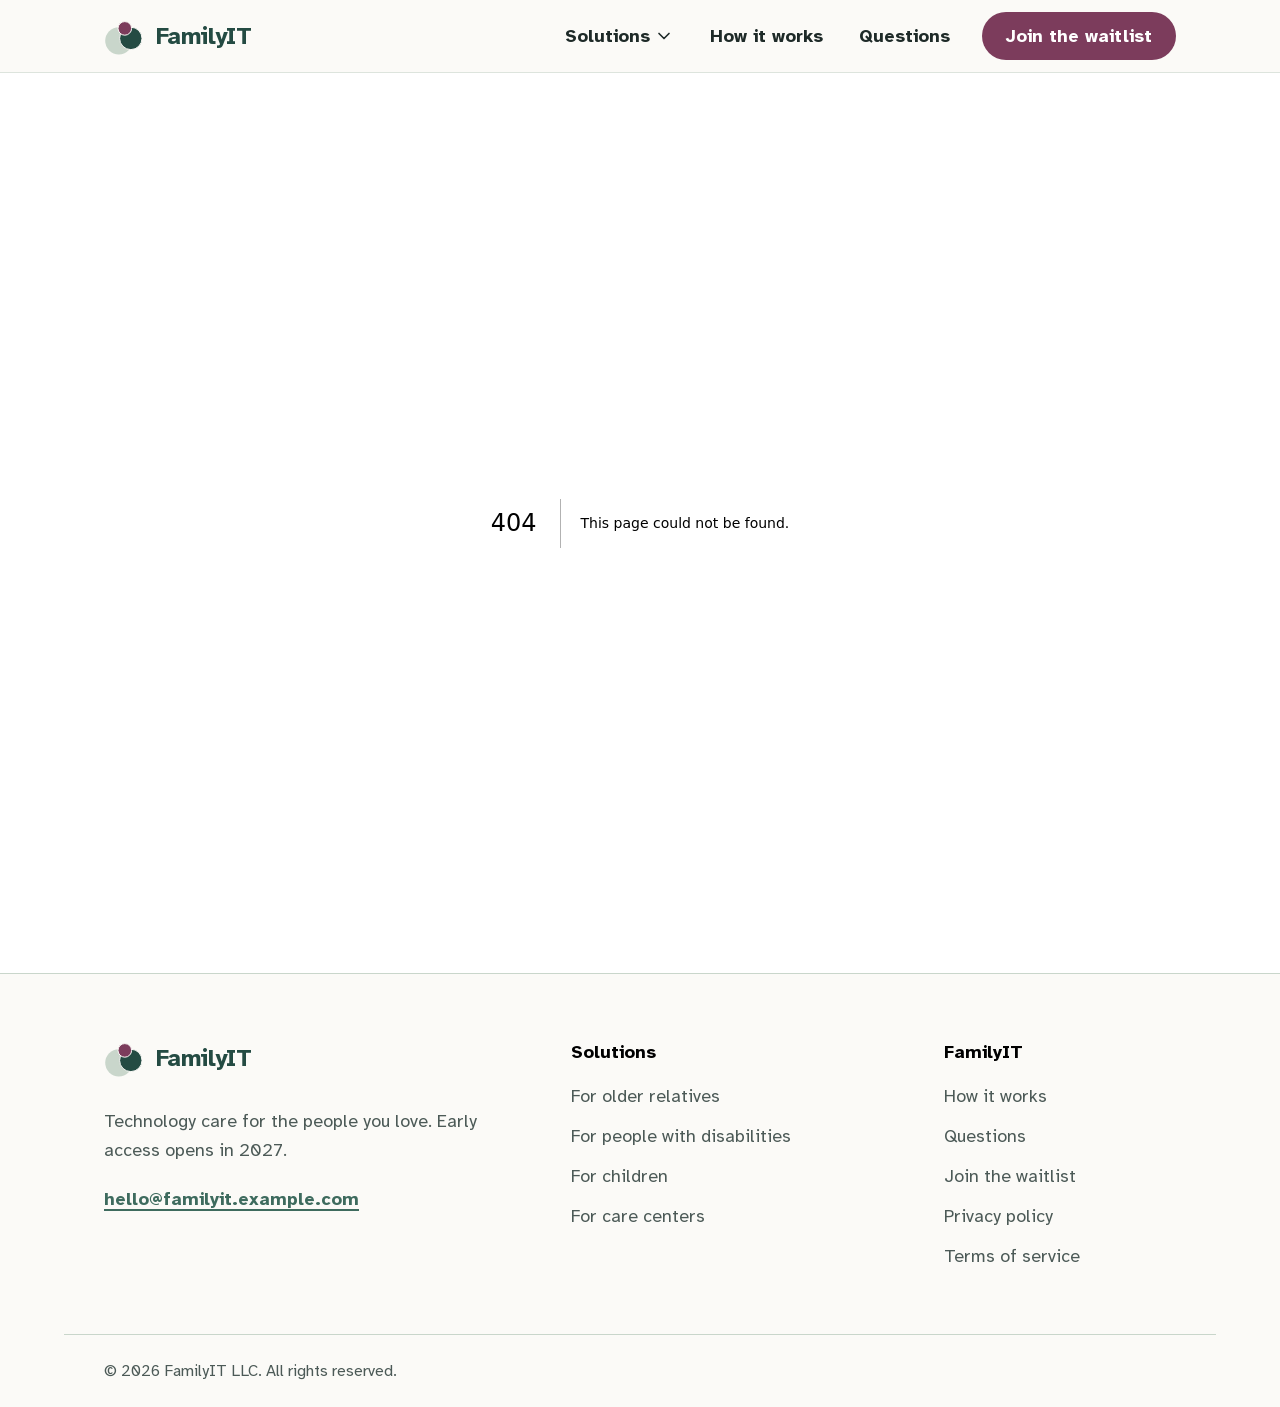
<file: 404/index.html>
<!DOCTYPE html><html lang="en" class="_1X-hxG_variable h-full"><head><meta charSet="utf-8"/><meta name="viewport" content="width=device-width, initial-scale=1"/><link rel="stylesheet" href="/_next/static/chunks/1l8vdhv8x1p7y.css" data-precedence="next"/><link rel="preload" as="script" fetchPriority="low" href="/_next/static/chunks/310vm2bl3xxpt.js"/><script src="/_next/static/chunks/1wnov70f88xjy.js" async=""></script><script src="/_next/static/chunks/23e6jep2anmtk.js" async=""></script><script src="/_next/static/chunks/0c98xzjfks9hq.js" async=""></script><script src="/_next/static/chunks/turbopack-077hmtqrhcoji.js" async=""></script><script src="/_next/static/chunks/3zt_16xndew4w.js" async=""></script><script src="/_next/static/chunks/3qfy96eoyh-ek.js" async=""></script><meta name="robots" content="noindex"/><meta name="theme-color" content="#244b43"/><meta name="color-scheme" content="light"/><title>FamilyIT: Technology care for the people you love</title><meta name="description" content="FamilyIT keeps the people you care for connected, safe and confident with their technology: older parents, family members with disabilities, children, and the residents of care centers. Join the waitlist."/><meta name="application-name" content="FamilyIT"/><link rel="author" href="https://familyit-app.github.io"/><meta name="author" content="FamilyIT"/><link rel="manifest" href="/manifest.webmanifest"/><meta name="keywords" content="technology care,tech support for seniors,tech help for elderly parents,accessible technology support,assistive technology setup,parental controls help,online safety for children,care home resident technology,family tech support waitlist"/><meta name="creator" content="FamilyIT"/><meta name="publisher" content="FamilyIT"/><meta name="robots" content="index, follow"/><meta name="googlebot" content="index, follow, max-video-preview:-1, max-image-preview:large, max-snippet:-1"/><meta name="category" content="technology"/><meta property="og:title" content="FamilyIT: Technology care for the people you love"/><meta property="og:description" content="FamilyIT keeps the people you care for connected, safe and confident with their technology: older parents, family members with disabilities, children, and the residents of care centers. Join the waitlist."/><meta property="og:url" content="https://familyit-app.github.io/"/><meta property="og:site_name" content="FamilyIT"/><meta property="og:locale" content="en_US"/><meta property="og:image" content="https://familyit-app.github.io/opengraph-image?e3507a747f9913ef"/><meta property="og:image:type" content="image/png"/><meta property="og:image:width" content="1200"/><meta property="og:image:height" content="630"/><meta property="og:image:alt" content="FamilyIT: Technology care for the people you love"/><meta property="og:type" content="website"/><meta name="twitter:card" content="summary_large_image"/><meta name="twitter:title" content="FamilyIT: Technology care for the people you love"/><meta name="twitter:description" content="FamilyIT keeps the people you care for connected, safe and confident with their technology: older parents, family members with disabilities, children, and the residents of care centers. Join the waitlist."/><meta name="twitter:image" content="https://familyit-app.github.io/opengraph-image?e3507a747f9913ef"/><meta name="twitter:image:alt" content="FamilyIT: Technology care for the people you love"/><meta name="twitter:image:type" content="image/png"/><meta name="twitter:image:width" content="1200"/><meta name="twitter:image:height" content="630"/><link rel="icon" href="/icon.svg?icon.3rolkihuyfymg.svg" sizes="any" type="image/svg+xml"/><link rel="apple-touch-icon" href="/apple-icon?dedf885c36177838" type="image/png" sizes="180x180"/><meta name="next-size-adjust" content=""/><title>404: This page could not be found.</title><script src="/_next/static/chunks/0cz1d0mv5g_q7.js" noModule=""></script></head><body class="flex min-h-full flex-col"><div hidden=""><!--$--><!--/$--></div><a href="#main" class="sr-only focus:not-sr-only focus:fixed focus:left-4 focus:top-4 focus:z-50 focus:rounded-full focus:bg-pine focus:px-5 focus:py-3 focus:text-lg focus:font-bold focus:text-paper">Skip to main content</a><header class="sticky top-0 z-40 border-b border-sage-deep/60 bg-paper/95 backdrop-blur-sm"><div class="mx-auto w-full max-w-6xl px-6 sm:px-10 flex h-[4.5rem] items-center justify-between gap-6"><a class="flex items-center gap-3 rounded-lg text-2xl font-bold tracking-tight text-pine" href="/"><svg xmlns="http://www.w3.org/2000/svg" viewBox="0 0 200 200" class="size-10" aria-hidden="true" focusable="false"><circle cx="74" cy="124" r="68" fill="#c9d6cb"></circle><circle cx="134" cy="112" r="56" fill="#244b43" stroke="#fbfaf7" stroke-width="5"></circle><circle cx="104" cy="62" r="34" fill="#7c3c5c" stroke="#fbfaf7" stroke-width="5"></circle></svg>FamilyIT</a><nav aria-label="Primary" class="hidden items-center gap-1 lg:flex"><details class="group relative"><summary class="flex cursor-pointer items-center gap-1 rounded-full px-4 py-2 text-lg font-bold text-ink hover:bg-sage">Solutions<svg xmlns="http://www.w3.org/2000/svg" viewBox="0 0 24 24" fill="none" stroke="currentColor" stroke-width="2" stroke-linecap="round" stroke-linejoin="round" aria-hidden="true" focusable="false" class="details-chevron size-5 transition-transform"><path d="m6 9 6 6 6-6"></path></svg></summary><ul class="absolute left-0 top-full mt-2 w-72 rounded-2xl border border-sage-deep bg-paper p-2 shadow-card"><li><a class="block rounded-xl px-4 py-3 text-lg font-bold text-ink hover:bg-sage" href="/solutions/seniors/">For older relatives</a></li><li><a class="block rounded-xl px-4 py-3 text-lg font-bold text-ink hover:bg-sage" href="/solutions/disabilities/">For people with disabilities</a></li><li><a class="block rounded-xl px-4 py-3 text-lg font-bold text-ink hover:bg-sage" href="/solutions/children/">For children</a></li><li><a class="block rounded-xl px-4 py-3 text-lg font-bold text-ink hover:bg-sage" href="/solutions/care-centers/">For care centers</a></li></ul></details><a class="rounded-full px-4 py-2 text-lg font-bold text-ink hover:bg-sage" href="/#how-it-works">How it works</a><a class="rounded-full px-4 py-2 text-lg font-bold text-ink hover:bg-sage" href="/#faq">Questions</a><a href="https://forms.gle/j15QbKqQdQ5t855G7" class="ml-3 inline-flex min-h-12 items-center rounded-full bg-berry px-6 text-lg font-bold text-white hover:bg-berry-deep">Join the waitlist</a></nav><details class="relative lg:hidden"><summary class="flex min-h-12 cursor-pointer items-center gap-2 rounded-full border-2 border-pine px-4 text-lg font-bold text-pine" aria-label="Menu">Menu<svg xmlns="http://www.w3.org/2000/svg" viewBox="0 0 24 24" fill="none" stroke="currentColor" stroke-width="2" stroke-linecap="round" stroke-linejoin="round" aria-hidden="true" focusable="false" class="details-chevron size-5 transition-transform"><path d="m6 9 6 6 6-6"></path></svg></summary><nav aria-label="Mobile" class="absolute right-0 top-full mt-3 w-[min(20rem,calc(100vw-3rem))] rounded-2xl border border-sage-deep bg-paper p-3 shadow-card"><p class="px-3 pb-1 pt-2 text-base font-bold text-ink-soft">Solutions</p><ul><li><a class="block rounded-xl px-3 py-2.5 text-lg font-bold text-ink hover:bg-sage" href="/solutions/seniors/">For older relatives</a></li><li><a class="block rounded-xl px-3 py-2.5 text-lg font-bold text-ink hover:bg-sage" href="/solutions/disabilities/">For people with disabilities</a></li><li><a class="block rounded-xl px-3 py-2.5 text-lg font-bold text-ink hover:bg-sage" href="/solutions/children/">For children</a></li><li><a class="block rounded-xl px-3 py-2.5 text-lg font-bold text-ink hover:bg-sage" href="/solutions/care-centers/">For care centers</a></li></ul><ul class="mt-2 border-t border-sage-deep pt-2"><li><a class="block rounded-xl px-3 py-2.5 text-lg font-bold text-ink hover:bg-sage" href="/#how-it-works">How it works</a></li><li><a class="block rounded-xl px-3 py-2.5 text-lg font-bold text-ink hover:bg-sage" href="/#faq">Questions</a></li></ul><a href="https://forms.gle/j15QbKqQdQ5t855G7" class="mt-3 flex min-h-12 items-center justify-center rounded-full bg-berry px-5 text-lg font-bold text-white hover:bg-berry-deep">Join the waitlist</a></nav></details></div></header><main id="main" class="flex-1"><div style="font-family:system-ui,&quot;Segoe UI&quot;,Roboto,Helvetica,Arial,sans-serif,&quot;Apple Color Emoji&quot;,&quot;Segoe UI Emoji&quot;;height:100vh;text-align:center;display:flex;flex-direction:column;align-items:center;justify-content:center"><div><style>body{color:#000;background:#fff;margin:0}.next-error-h1{border-right:1px solid rgba(0,0,0,.3)}@media (prefers-color-scheme:dark){body{color:#fff;background:#000}.next-error-h1{border-right:1px solid rgba(255,255,255,.3)}}</style><h1 class="next-error-h1" style="display:inline-block;margin:0 20px 0 0;padding:0 23px 0 0;font-size:24px;font-weight:500;vertical-align:top;line-height:49px">404</h1><div style="display:inline-block"><h2 style="font-size:14px;font-weight:400;line-height:49px;margin:0">This page could not be found.</h2></div></div></div><!--$--><!--/$--></main><footer class="border-t border-sage-deep bg-paper"><div class="mx-auto w-full max-w-6xl px-6 sm:px-10 grid gap-12 py-16 lg:grid-cols-12"><div class="lg:col-span-5"><a class="inline-flex items-center gap-3 rounded-lg text-2xl font-bold tracking-tight text-pine" href="/"><svg xmlns="http://www.w3.org/2000/svg" viewBox="0 0 200 200" class="size-10" aria-hidden="true" focusable="false"><circle cx="74" cy="124" r="68" fill="#c9d6cb"></circle><circle cx="134" cy="112" r="56" fill="#244b43" stroke="#fbfaf7" stroke-width="5"></circle><circle cx="104" cy="62" r="34" fill="#7c3c5c" stroke="#fbfaf7" stroke-width="5"></circle></svg>FamilyIT</a><p class="mt-5 max-w-sm text-lg leading-relaxed text-ink-soft">Technology care for the people you love<!-- -->. <!-- -->Early access opens in 2027<!-- -->.</p><p class="mt-5 text-lg"><a href="mailto:hello@familyit.example.com" class="font-bold text-moss underline decoration-2 underline-offset-4 hover:text-pine">hello@familyit.example.com</a></p></div><nav aria-label="Solutions" class="lg:col-span-4"><h2 class="text-lg font-bold">Solutions</h2><ul class="mt-4 space-y-3 text-lg"><li><a class="text-ink-soft hover:text-pine hover:underline" href="/solutions/seniors/">For older relatives</a></li><li><a class="text-ink-soft hover:text-pine hover:underline" href="/solutions/disabilities/">For people with disabilities</a></li><li><a class="text-ink-soft hover:text-pine hover:underline" href="/solutions/children/">For children</a></li><li><a class="text-ink-soft hover:text-pine hover:underline" href="/solutions/care-centers/">For care centers</a></li></ul></nav><nav aria-label="Site" class="lg:col-span-3"><h2 class="text-lg font-bold">FamilyIT</h2><ul class="mt-4 space-y-3 text-lg"><li><a class="text-ink-soft hover:text-pine hover:underline" href="/#how-it-works">How it works</a></li><li><a class="text-ink-soft hover:text-pine hover:underline" href="/#faq">Questions</a></li><li><a href="https://forms.gle/j15QbKqQdQ5t855G7" class="text-ink-soft hover:text-pine hover:underline">Join the waitlist</a></li><li><a class="text-ink-soft hover:text-pine hover:underline" href="/privacy/">Privacy policy</a></li><li><a class="text-ink-soft hover:text-pine hover:underline" href="/terms/">Terms of service</a></li></ul></nav></div><div class="mx-auto w-full max-w-6xl px-6 sm:px-10 border-t border-sage-deep py-6 text-base text-ink-soft">© <!-- -->2026<!-- --> <!-- -->FamilyIT LLC<!-- -->. All rights reserved.</div></footer><script type="application/ld+json">{"@context":"https://schema.org","@graph":[{"@type":"Organization","@id":"https://familyit-app.github.io/#organization","name":"FamilyIT","legalName":"FamilyIT LLC","url":"https://familyit-app.github.io","logo":{"@type":"ImageObject","url":"https://familyit-app.github.io/icon.svg"},"email":"hello@familyit.example.com","foundingDate":"2026","contactPoint":[{"@type":"ContactPoint","contactType":"customer support","email":"hello@familyit.example.com","availableLanguage":["English"]}]},{"@type":"WebSite","@id":"https://familyit-app.github.io/#website","name":"FamilyIT","url":"https://familyit-app.github.io","description":"FamilyIT keeps the people you care for connected, safe and confident with their technology: older parents, family members with disabilities, children, and the residents of care centers. Join the waitlist.","publisher":{"@id":"https://familyit-app.github.io/#organization"},"inLanguage":"en-US"}]}</script><script id="_R_">(globalThis["TURBOPACK"] || (globalThis["TURBOPACK"] = [])).push({"otherChunks":["static/chunks/310vm2bl3xxpt.js","static/chunks/1wnov70f88xjy.js","static/chunks/23e6jep2anmtk.js","static/chunks/0c98xzjfks9hq.js"],"runtimeModuleIds":[94553]});</script><script src="/_next/static/chunks/310vm2bl3xxpt.js" async=""></script><script>(self.__next_f=self.__next_f||[]).push([0])</script><script>self.__next_f.push([1,"1:\"$Sreact.fragment\"\n2:\"/_next/static/chunks/3zt_16xndew4w.js\"\n3:I[22016,[\"$2\"],\"\"]\ne:I[68027,[\"$2\"],\"default\",1]\n:HL[\"/_next/static/chunks/1l8vdhv8x1p7y.css\",\"style\"]\na:X\nb:[[\"children\",{\"s\":\"__PAGE__\",\"h\":512,\"d\":{\"r\":\"$Lc\",\"p\":false,\"v\":null}}]]\n8:[[\"children\",{\"s\":\"/_not-found\",\"h\":512,\"d\":{\"r\":\"$L9\",\"p\":false,\"v\":\"$a\"},\"c\":\"$Qb\"}]]\n0:{\"P\":null,\"c\":[\"\",\"_not-found\",\"\"],\"q\":\"\",\"i\":false,\"t\":{\"t\":{\"s\":\"\",\"h\":528,\"d\":{\"r\":[\"$\",\"$1\",\"c\",{\"children\":[[[\"$\",\"link\",\"0\",{\"rel\":\"stylesheet\",\"href\":\"/_next/static/chunks/1l8vdhv8x1p7y.css\",\"precedence\":\"next\",\"crossOrigin\":\"$undefined\",\"nonce\":\"$undefined\"}],[\"$\",\"script\",\"script-0\",{\"src\":\"/_next/static/chunks/3zt_16xndew4w.js\",\"async\":true,\"nonce\":\"$undefined\"}]],[\"$\",\"html\",null,{\"lang\":\"en\",\"className\":\"_1X-hxG_variable h-full\",\"children\":[\"$\",\"body\",null,{\"className\":\"flex min-h-full flex-col\",\"children\":[[\"$\",\"a\",null,{\"href\":\"#main\",\"className\":\"sr-only focus:not-sr-only focus:fixed focus:left-4 focus:top-4 focus:z-50 focus:rounded-full focus:bg-pine focus:px-5 focus:py-3 focus:text-lg focus:font-bold focus:text-paper\",\"children\":\"Skip to main content\"}],[\"$\",\"header\",null,{\"className\":\"sticky top-0 z-40 border-b border-sage-deep/60 bg-paper/95 backdrop-blur-sm\",\"children\":[\"$\",\"div\",null,{\"className\":\"mx-auto w-full max-w-6xl px-6 sm:px-10 flex h-[4.5rem] items-center justify-between gap-6\",\"children\":[[\"$\",\"$L3\",null,{\"href\":\"/\",\"className\":\"flex items-center gap-3 rounded-lg text-2xl font-bold tracking-tight text-pine\",\"children\":[[\"$\",\"svg\",null,{\"xmlns\":\"http://www.w3.org/2000/svg\",\"viewBox\":\"0 0 200 200\",\"className\":\"size-10\",\"aria-hidden\":true,\"role\":\"$undefined\",\"focusable\":\"false\",\"children\":[null,[\"$\",\"circle\",null,{\"cx\":\"74\",\"cy\":\"124\",\"r\":\"68\",\"fill\":\"#c9d6cb\"}],[\"$\",\"circle\",null,{\"cx\":\"134\",\"cy\":\"112\",\"r\":\"56\",\"fill\":\"#244b43\",\"stroke\":\"#fbfaf7\",\"strokeWidth\":\"5\"}],[\"$\",\"circle\",null,{\"cx\":\"104\",\"cy\":\"62\",\"r\":\"34\",\"fill\":\"#7c3c5c\",\"stroke\":\"#fbfaf7\",\"strokeWidth\":\"5\"}]]}],\"FamilyIT\"]}],[\"$\",\"nav\",null,{\"aria-label\":\"Primary\",\"className\":\"hidden items-center gap-1 lg:flex\",\"children\":[[\"$\",\"details\",null,{\"className\":\"group relative\",\"children\":[[\"$\",\"summary\",null,{\"className\":\"flex cursor-pointer items-center gap-1 rounded-full px-4 py-2 text-lg font-bold text-ink hover:bg-sage\",\"children\":[\"Solutions\",[\"$\",\"svg\",null,{\"xmlns\":\"http://www.w3.org/2000/svg\",\"viewBox\":\"0 0 24 24\",\"fill\":\"none\",\"stroke\":\"currentColor\",\"strokeWidth\":\"2\",\"strokeLinecap\":\"round\",\"strokeLinejoin\":\"round\",\"aria-hidden\":true,\"role\":\"$undefined\",\"focusable\":\"false\",\"className\":\"details-chevron size-5 transition-transform\",\"children\":[null,[\"$\",\"path\",null,{\"d\":\"m6 9 6 6 6-6\"}]]}]]}],[\"$\",\"ul\",null,{\"className\":\"absolute left-0 top-full mt-2 w-72 rounded-2xl border border-sage-deep bg-paper p-2 shadow-card\",\"children\":[[\"$\",\"li\",\"seniors\",{\"children\":[\"$\",\"$L3\",null,{\"href\":\"/solutions/seniors\",\"className\":\"block rounded-xl px-4 py-3 text-lg font-bold text-ink hover:bg-sage\",\"children\":\"For older relatives\"}]}],[\"$\",\"li\",\"disabilities\",{\"children\":[\"$\",\"$L3\",null,{\"href\":\"/solutions/disabilities\",\"className\":\"block rounded-xl px-4 py-3 text-lg font-bold text-ink hover:bg-sage\",\"children\":\"For people with disabilities\"}]}],[\"$\",\"li\",\"children\",{\"children\":[\"$\",\"$L3\",null,{\"href\":\"/solutions/children\",\"className\":\"block rounded-xl px-4 py-3 text-lg font-bold text-ink hover:bg-sage\",\"children\":\"For children\"}]}],[\"$\",\"li\",\"care-centers\",{\"children\":[\"$\",\"$L3\",null,{\"href\":\"/solutions/care-centers\",\"className\":\"block rounded-xl px-4 py-3 text-lg font-bold text-ink hover:bg-sage\",\"children\":\"For care centers\"}]}]]}]]}],[[\"$\",\"$L3\",\"/#how-it-works\",{\"href\":\"/#how-it-works\",\"className\":\"rounded-full px-4 py-2 text-lg font-bold text-ink hover:bg-sage\",\"children\":\"How it works\"}],[\"$\",\"$L3\",\"/#faq\",{\"href\":\"/#faq\",\"className\":\"rounded-full px-4 py-2 text-lg font-bold text-ink hover:bg-sage\",\"children\":\"Questions\"}]],[\"$\",\"a\",null,{\"href\":\"https://forms.gle/j15QbKqQdQ5t855G7\",\"className\":\"ml-3 inline-flex min-h-12 items-center rounded-full bg-berry px-6 text-lg font-bold text-white hover:bg-berry-deep\",\"children\":\"Join the waitlist\"}]]}],[\"$\",\"details\",null,{\"className\":\"relative lg:hidden\",\"children\":[[\"$\",\"summary\",null,{\"className\":\"flex min-h-12 cursor-pointer items-center gap-2 rounded-full border-2 border-pine px-4 text-lg font-bold text-pine\",\"aria-label\":\"Menu\",\"children\":[\"Menu\",[\"$\",\"svg\",null,{\"xmlns\":\"http://www.w3.org/2000/svg\",\"viewBox\":\"0 0 24 24\",\"fill\":\"none\",\"stroke\":\"currentColor\",\"strokeWidth\":\"2\",\"strokeLinecap\":\"round\",\"strokeLinejoin\":\"round\",\"aria-hidden\":true,\"role\":\"$undefined\",\"focusable\":\"false\",\"className\":\"details-chevron size-5 transition-transform\",\"children\":[null,\"$0:t:t:d:r:props:children:1:props:children:props:children:1:props:children:props:children:1:props:children:0:props:children:0:props:children:1:props:children:1\"]}]]}],\"$L4\"]}]]}]}],\"$L5\",\"$L6\",\"$L7\"]}]}]]}],\"p\":false,\"v\":null},\"c\":\"$Q8\"},\"h\":{\"r\":\"$Ld\",\"p\":false,\"v\":null}},\"m\":\"$undefined\",\"G\":[\"$e\",[\"$Lf\"]],\"S\":true,\"r\":\"$undefined\",\"s\":\"$undefined\",\"a\":\"$undefined\",\"l\":\"$undefined\",\"p\":\"$undefined\",\"d\":\"$undefined\",\"b\":\"PUAVdce_Q2qbrEKSQjdPb\"}\n10:\"/_next/static/chunks/3qfy96eoyh-ek.js\"\n11:I[39756,[\"$10\"],\"default\"]\n12:I[37457,[\"$10\"],\"default\"]\n13:I[97367,[\"$10\"],\"OutletBoundary\"]\n14:\"$Sreact.suspense\"\n16:\"ViewportBoundary\"\n17:I[97367,[\"$10\"],\"$16\"]\n19:\"MetadataBoundary\"\n1a:I[97367,[\"$10\"],\"$19\"]\n4:[\"$\",\"nav\",null,{\"aria-label\":\"Mobile\",\"className\":\"absolute right-0 top-full mt-3 w-[min(20rem,calc(100vw-3rem))] rounded-2xl border border-sage-deep bg-paper p-3 shadow-card\",\"children\":[[\"$\",\"p\",null,{\"className\":\"px-3 pb-1 pt-2 text-base font-bold text-ink-soft\",\"children\":\"Solutions\"}],[\"$\",\"ul\",null,{\"children\":[[\"$\",\"li\",\"seniors\",{\"children\":[\"$\",\"$L3\",null,{\"href\":\"/solutions/seniors\",\"className\":\"block rounded-xl px-3 py-2.5 text-lg font-bold text-ink hover:bg-sage\",\"children\":\"For older relatives\"}]}],[\"$\",\"li\",\"disabilities\",{\"children\":[\"$\",\"$L3\",null,{\"href\":\"/solutions/disabilities\",\"className\":\"block rounded-xl px-3 py-2.5 text-lg font-bold text-ink hover:bg-sage\",\"children\":\"For people with disabilities\"}]}],[\"$\",\"li\",\"children\",{\"children\":[\"$\",\"$L3\",null,{\"href\":\"/solutions/children\",\"className\":\"block rounded-xl px-3 py-2.5 text-lg font-bold text-ink hover:bg-sage\",\"children\":\"For children\"}]}],[\"$\",\"li\",\"care-centers\",{\"children\":[\"$\",\"$L3\",null,{\"href\":\"/solutions/care-centers\",\"className\":\"block rounded-xl px-3 py-2.5 text-lg font-bold text-ink hover:bg-sage\",\"children\":\"For care centers\"}]}]]}],[\"$\",\"ul\",null,{\"className\":\"mt-2 border-t border-sage-deep pt-2\",\"children\":[[\"$\",\"li\",\"/#how-it-works\",{\"children\":[\"$\",\"$L3\",null,{\"href\":\"/#how-it-works\",\"className\":\"block rounded-xl px-3 py-2.5 text-lg font-bold text-ink hover:bg-sage\",\"children\":\"How it works\"}]}],[\"$\",\"li\",\"/#faq\",{\"children\":[\"$\",\"$L3\",null,{\"href\":\"/#faq\",\"className\":\"block rounded-xl px-3 py-2.5 text-lg font-bold text-ink hover:bg-sage\",\"children\":\"Questions\"}]}]]}],[\"$\",\"a\",null,{\"href\":\"https://forms.gle/j15QbKqQdQ5t855G7\",\"className\":\"mt-3 flex min-h-12 items-center justify-center rounded-full bg-berry px-5 text-lg font-bold text-white hover:bg-berry-deep\",\"children\":\"Join the waitlist\"}]]}]\n5:[\"$\",\"main\",null,{\"id\":\"main\",\"className\":\"flex-1\",\"children\":[\"$\",\"$L11\",null,{\"parallelRouterKey\":\"children\",\"error\":\"$undefined\",\"errorStyles\":\"$undefined\",\"errorScripts\":\"$undefined\",\"template\":[\"$\",\"$L12\",null,{}],\"templateStyles\":\"$undefined\",\"templateScripts\":\"$undefined\",\"notFound\":[[[\"$\",\"title\",null,{\"children\":\"404: This page could not be found.\"}],[\"$\",\"div\",null,{\"style\":{\"fontFamily\":\"system-ui,\\\"Segoe UI\\\",Roboto,Helvetica,Arial,sans-serif,\\\"Apple Color Emoji\\\",\\\"Segoe UI Emoji\\\"\",\"height\":\"100vh\",\"textAlign\":\"center\",\"display\":\"flex\",\"flexDirection\":\"column\",\"alignItems\":\"center\",\"justifyContent\":\"center\"},\"children\":[\"$\",\"div\",null,{\"children\":[[\"$\",\"style\",null,{\"dangerouslySetInnerHTML\":{\"__html\":\"body{color:#000;background:#fff;margin:0}.next-error-h1{border-right:1px solid rgba(0,0,0,.3)}@media (prefers-color-scheme:dark){body{color:#fff;background:#000}.next-error-h1{border-right:1px solid rgba(255,255,255,.3)}}\"}}],[\"$\",\"h1\",null,{\"className\":\"next-error-h1\",\"style\":{\"display\":\"inline-block\",\"margin\":\"0 20px 0 0\",\"padding\":\"0 23px 0 0\",\"fontSize\":24,\"fontWeight\":500,\"verticalAlign\":\"top\",\"lineHeight\":\"49px\"},\"children\":404}],[\"$\",\"div\",null,{\"style\":{\"display\":\"inline-block\"},\"children\":[\"$\",\"h2\",null,{\"style\":{\"fontSize\":14,\"fontWeight\":400,\"lineHeight\":\"49px\",\"margin\":0},\"children\":\"This page could not be found.\"}]}]]}]}]],[]],\"forbidden\":\"$undefined\",\"unauthorized\":\"$undefined\"}]}]\n6:[\"$\",\"footer\",null,{\"className\":\"border-t border-sage-deep bg-paper\",\"children\":[[\"$\",\"div\",null,{\"className\":\"mx-auto w-full max-w-6xl px-6 sm:px-10 grid gap-12 py-16 lg:grid-cols-12\",\"children\":[[\"$\",\"div\",null,{\"className\":\"lg:col-span-5\",\"children\":[[\"$\",\"$L3\",null,{\"href\":\"/\",\"className\":\"inline-flex items-center gap-3 rounded-lg text-2xl font-bold tracking-tight text-pine\",\"children\":[[\"$\",\"svg\",null,{\"xmlns\":\"http://www.w3.org/2000/svg\",\"viewBox\":\"0 0 200 200\",\"className\":\"size-10\",\"aria-hidden\":true,\"role\":\"$undefined\",\"focusable\":\"false\",\"children\":[null,[\"$\",\"circle\",null,{\"cx\":\"74\",\"cy\":\"124\",\"r\":\"68\",\"fill\":\"#c9d6cb\"}],[\"$\",\"circle\",null,{\"cx\":\"134\",\"cy\":\"112\",\"r\":\"56\",\"fill\":\"#244b43\",\"stroke\":\"#fbfaf7\",\"strokeWidth\":\"5\"}],[\"$\",\"circle\",null,{\"cx\":\"104\",\"cy\":\"62\",\"r\":\"34\",\"fill\":\"#7c3c5c\",\"stroke\":\"#fbfaf7\",\"strokeWidth\":\"5\"}]]}],\"FamilyIT\"]}],[\"$\",\"p\",null,{\"className\":\"mt-5 max-w-sm text-lg leading-relaxed text-ink-soft\",\"children\":[\"Technology care for the people you love\",\". \",\"Early access opens in 2027\",\".\"]}],[\"$\",\"p\",null,{\"className\":\"mt-5 text-lg\",\"children\":[\"$\",\"a\",null,{\"href\":\"mailto:hello@familyit.example.com\",\"className\":\"font-bold text-moss underline decoration-2 underline-offset-4 hover:text-pine\",\"children\":\"hello@familyit.example.com\"}]}]]}],[\"$\",\"nav\",null,{\"aria-label\":\"Solutions\",\"className\":\"lg:col-span-4\",\"children\":[[\"$\",\"h2\",null,{\"className\":\"text-lg font-bold\",\"children\":\"Solutions\"}],[\"$\",\"ul\",null,{\"className\":\"mt-4 space-y-3 text-lg\",\"children\":[[\"$\",\"li\",\"seniors\",{\"children\":[\"$\",\"$L3\",null,{\"href\":\"/solutions/seniors\",\"className\":\"text-ink-soft hover:text-pine hover:underline\",\"children\":\"For older relatives\"}]}],[\"$\",\"li\",\"disabilities\",{\"children\":[\"$\",\"$L3\",null,{\"href\":\"/solutions/disabilities\",\"className\":\"text-ink-soft hover:text-pine hover:underline\",\"children\":\"For people with disabilities\"}]}],[\"$\",\"li\",\"children\",{\"children\":[\"$\",\"$L3\",null,{\"href\":\"/solutions/children\",\"className\":\"text-ink-soft hover:text-pine hover:underline\",\"children\":\"For children\"}]}],[\"$\",\"li\",\"care-centers\",{\"children\":[\"$\",\"$L3\",null,{\"href\":\"/solutions/care-centers\",\"className\":\"text-ink-soft hover:text-pine hover:underline\",\"children\":\"For care centers\"}]}]]}]]}],[\"$\",\"nav\",null,{\"aria-label\":\"Site\",\"className\":\"lg:col-span-3\",\"children\":[[\"$\",\"h2\",null,{\"className\":\"text-lg font-bold\",\"children\":\"FamilyIT\"}],[\"$\",\"ul\",null,{\"className\":\"mt-4 space-y-3 text-lg\",\"children\":[[\"$\",\"li\",null,{\"children\":[\"$\",\"$L3\",null,{\"href\":\"/#how-it-works\",\"className\":\"text-ink-soft hover:text-pine hover:underline\",\"children\":\"How it works\"}]}],[\"$\",\"li\",null,{\"children\":[\"$\",\"$L3\",null,{\"href\":\"/#faq\",\"className\":\"text-ink-soft hover:text-pine hover:underline\",\"children\":\"Questions\"}]}],[\"$\",\"li\",null,{\"children\":[\"$\",\"a\",null,{\"href\":\"https://forms.gle/j15QbKqQdQ5t855G7\",\"className\":\"text-ink-soft hover:text-pine hover:underline\",\"children\":\"Join the waitlist\"}]}],[\"$\",\"li\",null,{\"children\":[\"$\",\"$L3\",null,{\"href\":\"/privacy\",\"className\":\"text-ink-soft hover:text-pine hover:underline\",\"children\":\"Privacy policy\"}]}],[\"$\",\"li\",null,{\"children\":[\"$\",\"$L3\",null,{\"href\":\"/terms\",\"className\":\"text-ink-soft hover:text-pine hover:underline\",\"children\":\"Terms of service\"}]}]]}]]}]]}],[\"$\",\"div\",null,{\"className\":\"mx-auto w-full max-w-6xl px-6 sm:px-10 border-t border-sage-deep py-6 text-base text-ink-soft\",\"children\":[\"© \",\"2026\",\" \",\"FamilyIT LLC\",\". All rights reserved.\"]}]]}]\n7:[\"$\",\"script\",null,{\"type\":\"application/ld+json\",\"dangerouslySetInnerHTML\":{\"__html\":\"{\\\"@context\\\":\\\"https://schema.org\\\",\\\"@graph\\\":[{\\\"@type\\\":\\\"Organization\\\",\\\"@id\\\":\\\"https://familyit-app.github.io/#organization\\\",\\\"name\\\":\\\"FamilyIT\\\",\\\"legalName\\\":\\\"FamilyIT LLC\\\",\\\"url\\\":\\\"https://familyit-app.github.io\\\",\\\"logo\\\":{\\\"@type\\\":\\\"ImageObject\\\",\\\"url\\\":\\\"https://familyit-app.github.io/icon.svg\\\"},\\\"email\\\":\\\"hello@familyit.example.com\\\",\\\"foundingDate\\\":\\\"2026\\\",\\\"contactPoint\\\":[{\\\"@type\\\":\\\"ContactPoint\\\",\\\"contactType\\\":\\\"customer support\\\",\\\"email\\\":\\\"hello@familyit.example.com\\\",\\\"availableLanguage\\\":[\\\"English\\\"]}]},{\\\"@type\\\":\\\"WebSite\\\",\\\"@id\\\":\\\"https://familyit-app.github.io/#website\\\",\\\"name\\\":\\\"FamilyIT\\\",\\\"url\\\":\\\"https://familyit-app.github.io\\\",\\\"description\\\":\\\"FamilyIT keeps the people you care for connected, safe and confident with their technology: older parents, family members with disabilities, children, and the residents of care centers. Join the waitlist.\\\",\\\"publisher\\\":{\\\"@id\\\":\\\"https://familyit-app.github.io/#organization\\\"},\\\"inLanguage\\\":\\\"en-US\\\"}]}\"}}]\n9:[\"$\",\"$1\",\"c\",{\"children\":[null,[\"$\",\"$L11\",null,{\"parallelRouterKey\":\"children\",\"error\":\"$undefined\",\"errorStyles\":\"$undefined\",\"errorScripts\":\"$undefined\",\"template\":[\"$\",\"$L12\",null,{}],\"templateStyles\":\"$undefined\",\"templateScripts\":\"$undefined\",\"notFound\":\"$undefined\",\"forbidden\":\"$undefined\",\"unauthorized\":\"$undefined\"}]]}]\nc:[\"$\",\"$1\",\"c\",{\"children\":[[[\"$\",\"title\",null,{\"children\":\"404: This page could not be found.\"}],[\"$\",\"div\",null,{\"style\":\"$5:props:children:props:notFound:0:1:props:style\",\"children\":[\"$\",\"div\",null,{\"children\":[[\"$\",\"style\",null,{\"dangerouslySetInnerHTML\":{\"__html\":\"body{color:#000;background:#fff;margin:0}.next-error-h1{border-right:1px solid rgba(0,0,0,.3)}@media (prefers-color-scheme:dark){body{color:#fff;background:#000}.next-error-h1{border-right:1px solid rgba(255,255,255,.3)}}\"}}],[\"$\",\"h1\",null,{\"className\":\"next-error-h1\",\"style\":\"$5:props:children:props:notFound:0:1:props:children:props:children:1:props:style\",\"children\":404}],[\"$\",\"div\",null,{\"style\":\"$5:props:children:props:notFound:0:1:props:children:props:children:2:props:style\",\"children\":[\"$\",\"h2\",null,{\"style\":\"$5:props:children:props:notFound:0:1:props:children:props:children:2:props:children:props:style\",\"children\":\"This page could not be found.\"}]}]]}]}]],null,[\"$\",\"$L13\",null,{\"children\":[\"$\",\"$14\",null,{\"name\":\"Next.MetadataOutlet\",\"children\":\"$@15\"}]}]]}]\nd:[\"$\",\"$1\",\"h\",{\"children\":[[\"$\",\"meta\",null,{\"name\":\"robots\",\"content\":\"noindex\"}],[\"$\",\"$L17\",null,{\"children\":\"$L18\"}],[\"$\",\"$L1a\",null,{\"children\":[[\"$\",\"div\",null,{\"hidden\":true,\"children\":[\"$\",\"$14\",null,{\"name\":\"Next.Metadata\",\"children\":\"$L1b\"}]}],null]}],[\"$\",\"meta\",null,{\"name\":\"next-size-adjust\",\"content\":\"\"}]]}]\nf:[\"$\",\"link\",\"0\",{\"rel\":\"stylesheet\",\"href\":\"/_next/static/chunks/1l8vdhv8x1p7y.css\",\"precedence\":\"next\",\"crossOrigin\":\"$undefined\",\"nonce\":\"$undefined\"}]\na:C\n18:[[\"$\",\"meta\",\"0\",{\"charSet\":\"utf-8\"}],[\"$\",\"meta\",\"1\",{\"name\":\"viewport\",\"content\":\"width=device-width, initial-scale=1\"}],[\"$\",\"meta\",\"2\",{\"name\":\"theme-color\",\"content\":\"#244b43\"}],[\"$\",\"meta\",\"3\",{\"name\":\"color-scheme\",\"content\":\"light\"}]]\n1c:I[27201,[\"$10\"],\"IconMark\"]\n15:null\n1b:[[\"$\",\"title\",\"0\",{\"children\":\"FamilyIT: Technology care for the people you love\"}],[\"$\",\"meta\",\"1\",{\"name\":\"description\",\"content\":\"FamilyIT keeps the people you care for connected, safe and confident with their technology: older parents, family members with disabilities, children, and the residents of care centers. Join the waitlist.\"}],[\"$\",\"meta\",\"2\",{\"name\":\"application-name\",\"content\":\"FamilyIT\"}],[\"$\",\"link\",\"3\",{\"rel\":\"author\",\"href\":\"https://familyit-app.github.io\"}],[\"$\",\"meta\",\"4\",{\"name\":\"author\",\"content\":\"FamilyIT\"}],[\"$\",\"link\",\"5\",{\"rel\":\"manifest\",\"href\":\"/manifest.webmanifest\",\"crossOrigin\":\"$undefined\"}],[\"$\",\"meta\",\"6\",{\"name\":\"keywords\",\"content\":\"technology care,tech support for seniors,tech help for elderly parents,accessible technology support,assistive technology setup,parental controls help,online safety for children,care home resident technology,family tech support waitlist\"}],[\"$\",\"meta\",\"7\",{\"name\":\"creator\",\"content\":\"FamilyIT\"}],[\"$\",\"meta\",\"8\",{\"name\":\"publisher\",\"content\":\"FamilyIT\"}],[\"$\",\"meta\",\"9\",{\"name\":\"robots\",\"content\":\"index, follow\"}],[\"$\",\"meta\",\"10\",{\"name\":\"googlebot\",\"content\":\"index, follow, max-video-preview:-1, max-image-preview:large, max-snippet:-1\"}],[\"$\",\"meta\",\"11\",{\"name\":\"category\",\"content\":\"technology\"}],[\"$\",\"meta\",\"12\",{\"property\":\"og:title\",\"content\":\"FamilyIT: Technology care for the people you love\"}],[\"$\",\"meta\",\"13\",{\"property\":\"og:description\",\"content\":\"FamilyIT keeps the people you care for connected, safe and confident with their technology: older parents, family members with disabilities, children, and the residents of care centers. Join the waitlist.\"}],[\"$\",\"meta\",\"14\",{\"property\":\"og:url\",\"content\":\"https://familyit-app.github.io/\"}],[\"$\",\"meta\",\"15\",{\"property\":\"og:site_name\",\"content\":\"FamilyIT\"}],[\"$\",\"meta\",\"16\",{\"property\":\"og:locale\",\"content\":\"en_US\"}],[\"$\",\"meta\",\"17\",{\"property\":\"og:image\",\"content\":\"https://familyit-app.github.io/opengraph-image?e3507a747f9913ef\"}],[\"$\",\"meta\",\"18\",{\"property\":\"og:image:type\",\"content\":\"image/png\"}],[\"$\",\"meta\",\"19\",{\"property\":\"og:image:width\",\"content\":\"1200\"}],[\"$\",\"meta\",\"20\",{\"property\":\"og:image:height\",\"content\":\"630\"}],[\"$\",\"meta\",\"21\",{\"property\":\"og:image:alt\",\"content\":\"FamilyIT: Technology care for the people you love\"}],[\"$\",\"meta\",\"22\",{\"property\":\"og:type\",\"content\":\"website\"}],[\"$\",\"meta\",\"23\",{\"name\":\"twitter:card\",\"content\":\"summary_large_image\"}],[\"$\",\"meta\",\"24\",{\"name\":\"twitter:title\",\"content\":\"FamilyIT: Technology care for the people you love\"}],[\"$\",\"meta\",\"25\",{\"name\":\"twitter:description\",\"content\":\"FamilyIT keeps the people you care for connected, safe and confident with their technology: older parents, family members with disabilities, children, and the residents of care centers. Join the waitlist.\"}],[\"$\",\"meta\",\"26\",{\"name\":\"twitter:image\",\"content\":\"https://familyit-app.github.io/opengraph-image?e3507a747f9913ef\"}],[\"$\",\"meta\",\"27\",{\"name\":\"twitter:image:alt\",\"content\":\"FamilyIT: Technology care for the people you love\"}],[\"$\",\"meta\",\"28\",{\"name\":\"twitter:image:type\",\"content\":\"image/png\"}],[\"$\",\"meta\",\"29\",{\"name\":\"twitter:image:width\",\"content\":\"1200\"}],[\"$\",\"meta\",\"30\",{\"name\":\"twitter:image:height\",\"content\":\"630\"}],[\"$\",\"link\",\"31\",{\"rel\":\"icon\",\"href\":\"/icon.svg?icon.3rolkihuyfymg.svg\",\"sizes\":\"any\",\"type\":\"image/svg+xml\"}],[\"$\",\"link\",\"32\",{\"rel\":\"apple-touch-icon\",\"href\":\"/apple-icon?dedf885c36177838\",\"alt\":\"$undefined\",\"type\":\"image/png\",\"sizes\":\"180x180\"}],[\"$\",\"$L1c\",\"33\",{}]]\n"])</script></body></html>
</file>
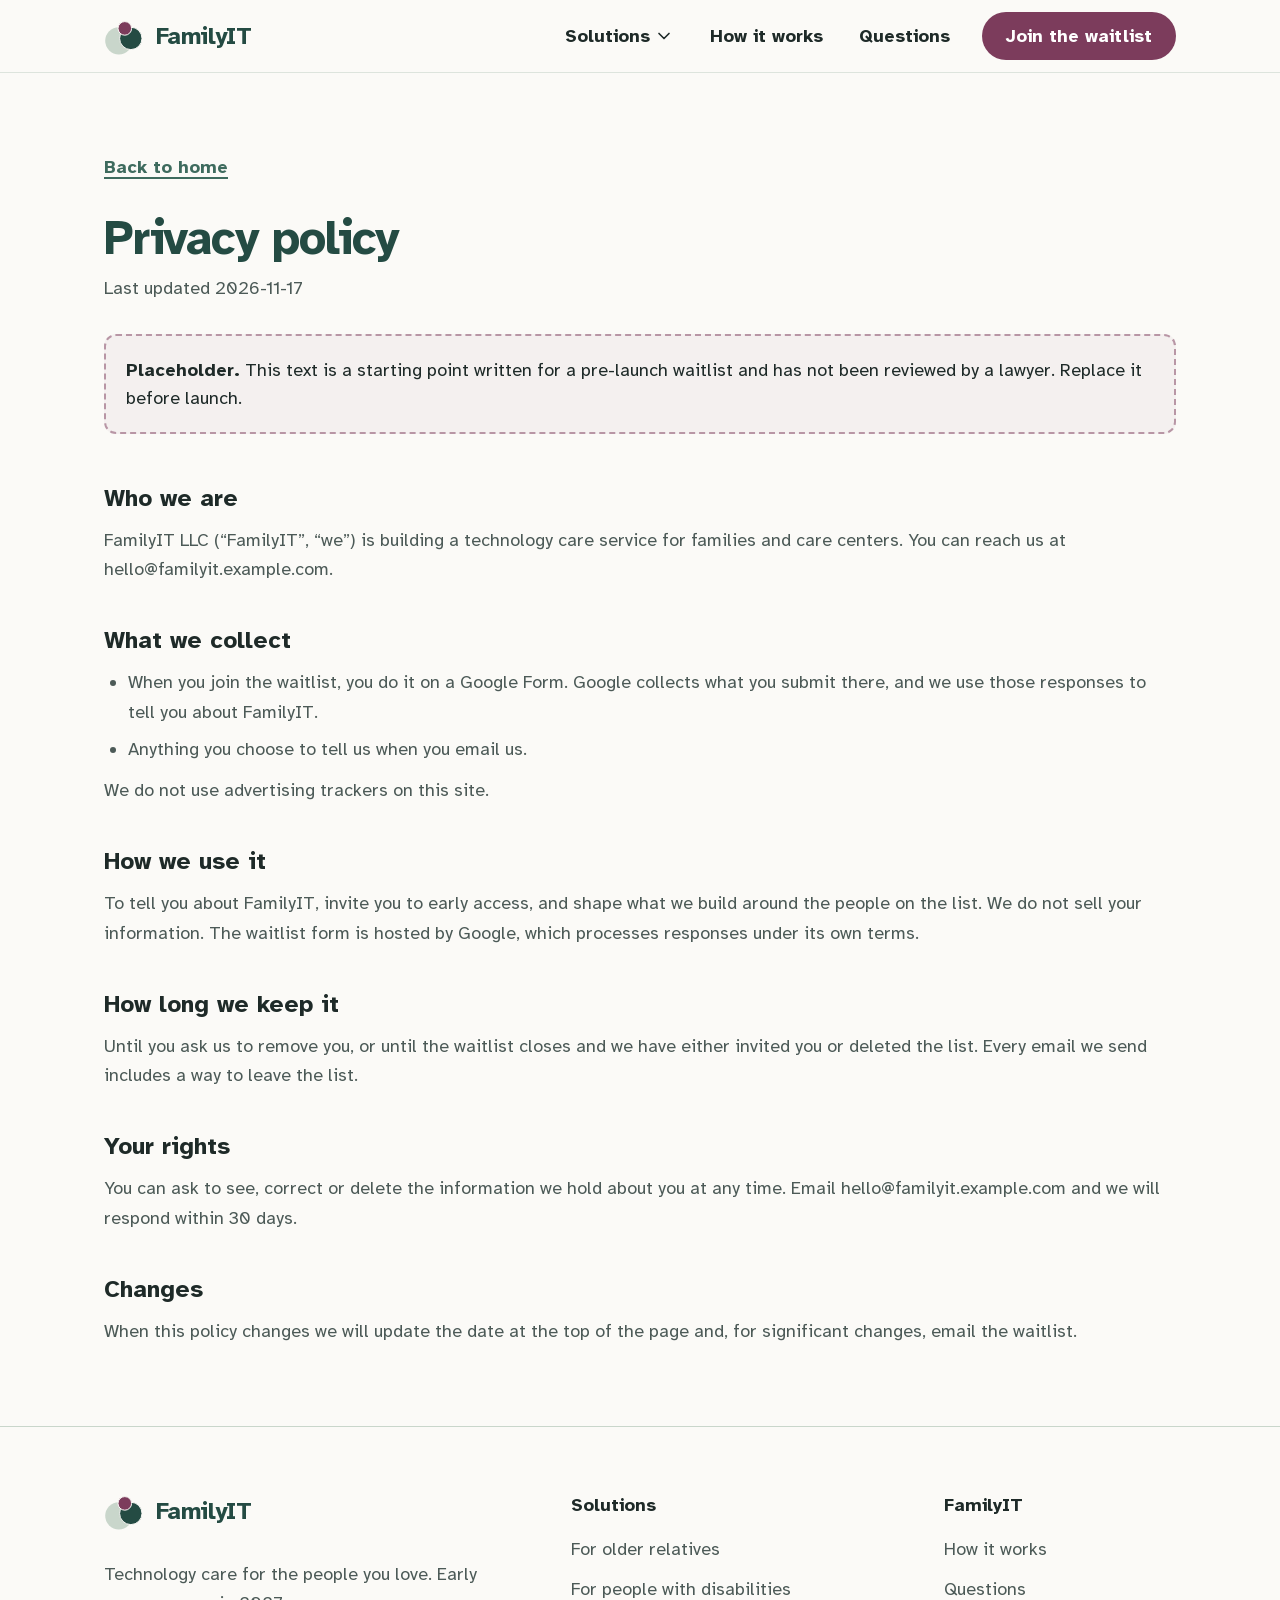
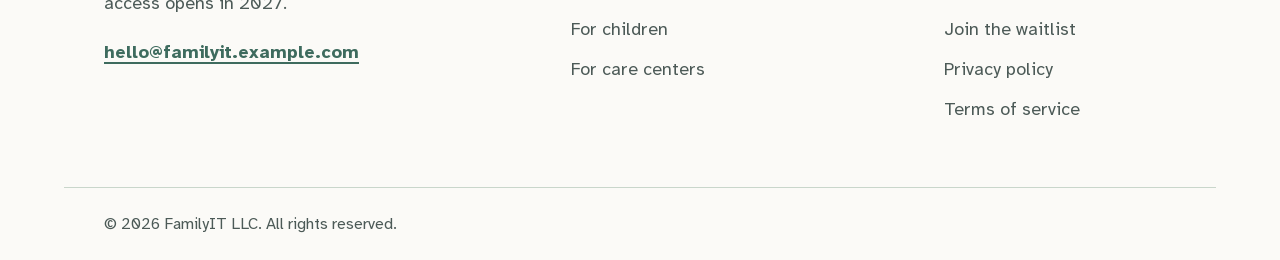
<file: privacy/index.html>
<!DOCTYPE html><html lang="en" class="_1X-hxG_variable h-full"><head><meta charSet="utf-8"/><meta name="viewport" content="width=device-width, initial-scale=1"/><link rel="preload" href="/_next/static/media/191d227036512e10-s.p.0hs6q6udzld4a.woff2" as="font" crossorigin="" type="font/woff2"/><link rel="preload" href="/_next/static/media/8cccf984c8510bbf-s.p.2li_3lqay9qjq.woff2" as="font" crossorigin="" type="font/woff2"/><link rel="stylesheet" href="/_next/static/chunks/1l8vdhv8x1p7y.css" data-precedence="next"/><link rel="preload" as="script" fetchPriority="low" href="/_next/static/chunks/310vm2bl3xxpt.js"/><script src="/_next/static/chunks/1wnov70f88xjy.js" async=""></script><script src="/_next/static/chunks/23e6jep2anmtk.js" async=""></script><script src="/_next/static/chunks/0c98xzjfks9hq.js" async=""></script><script src="/_next/static/chunks/turbopack-077hmtqrhcoji.js" async=""></script><script src="/_next/static/chunks/3zt_16xndew4w.js" async=""></script><script src="/_next/static/chunks/3qfy96eoyh-ek.js" async=""></script><meta name="theme-color" content="#244b43"/><meta name="color-scheme" content="light"/><title>Privacy policy | FamilyIT</title><meta name="description" content="How FamilyIT handles the information you share when you join the waitlist or contact us."/><meta name="application-name" content="FamilyIT"/><link rel="author" href="https://familyit-app.github.io"/><meta name="author" content="FamilyIT"/><link rel="manifest" href="/manifest.webmanifest"/><meta name="keywords" content="technology care,tech support for seniors,tech help for elderly parents,accessible technology support,assistive technology setup,parental controls help,online safety for children,care home resident technology,family tech support waitlist"/><meta name="creator" content="FamilyIT"/><meta name="publisher" content="FamilyIT"/><meta name="robots" content="index, follow"/><meta name="googlebot" content="index, follow, max-video-preview:-1, max-image-preview:large, max-snippet:-1"/><meta name="category" content="technology"/><link rel="canonical" href="https://familyit-app.github.io/privacy/"/><meta property="og:title" content="FamilyIT: Technology care for the people you love"/><meta property="og:description" content="FamilyIT keeps the people you care for connected, safe and confident with their technology: older parents, family members with disabilities, children, and the residents of care centers. Join the waitlist."/><meta property="og:url" content="https://familyit-app.github.io/"/><meta property="og:site_name" content="FamilyIT"/><meta property="og:locale" content="en_US"/><meta property="og:image" content="https://familyit-app.github.io/opengraph-image?e3507a747f9913ef"/><meta property="og:image:type" content="image/png"/><meta property="og:image:width" content="1200"/><meta property="og:image:height" content="630"/><meta property="og:image:alt" content="FamilyIT: Technology care for the people you love"/><meta property="og:type" content="website"/><meta name="twitter:card" content="summary_large_image"/><meta name="twitter:title" content="FamilyIT: Technology care for the people you love"/><meta name="twitter:description" content="FamilyIT keeps the people you care for connected, safe and confident with their technology: older parents, family members with disabilities, children, and the residents of care centers. Join the waitlist."/><meta name="twitter:image" content="https://familyit-app.github.io/opengraph-image?e3507a747f9913ef"/><meta name="twitter:image:alt" content="FamilyIT: Technology care for the people you love"/><meta name="twitter:image:type" content="image/png"/><meta name="twitter:image:width" content="1200"/><meta name="twitter:image:height" content="630"/><link rel="icon" href="/icon.svg?icon.3rolkihuyfymg.svg" sizes="any" type="image/svg+xml"/><link rel="apple-touch-icon" href="/apple-icon?dedf885c36177838" type="image/png" sizes="180x180"/><meta name="next-size-adjust" content=""/><script src="/_next/static/chunks/0cz1d0mv5g_q7.js" noModule=""></script></head><body class="flex min-h-full flex-col"><div hidden=""><!--$--><!--/$--></div><a href="#main" class="sr-only focus:not-sr-only focus:fixed focus:left-4 focus:top-4 focus:z-50 focus:rounded-full focus:bg-pine focus:px-5 focus:py-3 focus:text-lg focus:font-bold focus:text-paper">Skip to main content</a><header class="sticky top-0 z-40 border-b border-sage-deep/60 bg-paper/95 backdrop-blur-sm"><div class="mx-auto w-full max-w-6xl px-6 sm:px-10 flex h-[4.5rem] items-center justify-between gap-6"><a class="flex items-center gap-3 rounded-lg text-2xl font-bold tracking-tight text-pine" href="/"><svg xmlns="http://www.w3.org/2000/svg" viewBox="0 0 200 200" class="size-10" aria-hidden="true" focusable="false"><circle cx="74" cy="124" r="68" fill="#c9d6cb"></circle><circle cx="134" cy="112" r="56" fill="#244b43" stroke="#fbfaf7" stroke-width="5"></circle><circle cx="104" cy="62" r="34" fill="#7c3c5c" stroke="#fbfaf7" stroke-width="5"></circle></svg>FamilyIT</a><nav aria-label="Primary" class="hidden items-center gap-1 lg:flex"><details class="group relative"><summary class="flex cursor-pointer items-center gap-1 rounded-full px-4 py-2 text-lg font-bold text-ink hover:bg-sage">Solutions<svg xmlns="http://www.w3.org/2000/svg" viewBox="0 0 24 24" fill="none" stroke="currentColor" stroke-width="2" stroke-linecap="round" stroke-linejoin="round" aria-hidden="true" focusable="false" class="details-chevron size-5 transition-transform"><path d="m6 9 6 6 6-6"></path></svg></summary><ul class="absolute left-0 top-full mt-2 w-72 rounded-2xl border border-sage-deep bg-paper p-2 shadow-card"><li><a class="block rounded-xl px-4 py-3 text-lg font-bold text-ink hover:bg-sage" href="/solutions/seniors/">For older relatives</a></li><li><a class="block rounded-xl px-4 py-3 text-lg font-bold text-ink hover:bg-sage" href="/solutions/disabilities/">For people with disabilities</a></li><li><a class="block rounded-xl px-4 py-3 text-lg font-bold text-ink hover:bg-sage" href="/solutions/children/">For children</a></li><li><a class="block rounded-xl px-4 py-3 text-lg font-bold text-ink hover:bg-sage" href="/solutions/care-centers/">For care centers</a></li></ul></details><a class="rounded-full px-4 py-2 text-lg font-bold text-ink hover:bg-sage" href="/#how-it-works">How it works</a><a class="rounded-full px-4 py-2 text-lg font-bold text-ink hover:bg-sage" href="/#faq">Questions</a><a href="https://forms.gle/j15QbKqQdQ5t855G7" class="ml-3 inline-flex min-h-12 items-center rounded-full bg-berry px-6 text-lg font-bold text-white hover:bg-berry-deep">Join the waitlist</a></nav><details class="relative lg:hidden"><summary class="flex min-h-12 cursor-pointer items-center gap-2 rounded-full border-2 border-pine px-4 text-lg font-bold text-pine" aria-label="Menu">Menu<svg xmlns="http://www.w3.org/2000/svg" viewBox="0 0 24 24" fill="none" stroke="currentColor" stroke-width="2" stroke-linecap="round" stroke-linejoin="round" aria-hidden="true" focusable="false" class="details-chevron size-5 transition-transform"><path d="m6 9 6 6 6-6"></path></svg></summary><nav aria-label="Mobile" class="absolute right-0 top-full mt-3 w-[min(20rem,calc(100vw-3rem))] rounded-2xl border border-sage-deep bg-paper p-3 shadow-card"><p class="px-3 pb-1 pt-2 text-base font-bold text-ink-soft">Solutions</p><ul><li><a class="block rounded-xl px-3 py-2.5 text-lg font-bold text-ink hover:bg-sage" href="/solutions/seniors/">For older relatives</a></li><li><a class="block rounded-xl px-3 py-2.5 text-lg font-bold text-ink hover:bg-sage" href="/solutions/disabilities/">For people with disabilities</a></li><li><a class="block rounded-xl px-3 py-2.5 text-lg font-bold text-ink hover:bg-sage" href="/solutions/children/">For children</a></li><li><a class="block rounded-xl px-3 py-2.5 text-lg font-bold text-ink hover:bg-sage" href="/solutions/care-centers/">For care centers</a></li></ul><ul class="mt-2 border-t border-sage-deep pt-2"><li><a class="block rounded-xl px-3 py-2.5 text-lg font-bold text-ink hover:bg-sage" href="/#how-it-works">How it works</a></li><li><a class="block rounded-xl px-3 py-2.5 text-lg font-bold text-ink hover:bg-sage" href="/#faq">Questions</a></li></ul><a href="https://forms.gle/j15QbKqQdQ5t855G7" class="mt-3 flex min-h-12 items-center justify-center rounded-full bg-berry px-5 text-lg font-bold text-white hover:bg-berry-deep">Join the waitlist</a></nav></details></div></header><main id="main" class="flex-1"><article class="py-16 sm:py-20"><div class="mx-auto w-full max-w-6xl px-6 sm:px-10 max-w-3xl"><a class="font-bold text-moss underline decoration-2 underline-offset-4 hover:text-pine " href="/">Back to home</a><h1 class="mt-8 text-4xl font-bold tracking-tight text-pine sm:text-5xl">Privacy policy</h1><p class="mt-3 text-lg text-ink-soft">Last updated <!-- -->2026-11-17</p><div class="mt-8 rounded-xl border-2 border-dashed border-berry/50 bg-berry/5 p-5 text-lg text-ink"><strong>Placeholder.</strong> This text is a starting point written for a pre-launch waitlist and has not been reviewed by a lawyer. Replace it before launch.</div><div class="mt-12 space-y-10 text-lg leading-relaxed text-ink-soft [&amp;_h2]:text-2xl [&amp;_h2]:font-bold [&amp;_h2]:text-ink [&amp;_li]:mt-2 [&amp;_p]:mt-3 [&amp;_ul]:mt-3 [&amp;_ul]:list-disc [&amp;_ul]:pl-6"><section><h2>Who we are</h2><p>FamilyIT LLC<!-- --> (“<!-- -->FamilyIT<!-- -->”, “we”) is building a technology care service for families and care centers. You can reach us at<!-- --> <!-- -->hello@familyit.example.com<!-- -->.</p></section><section><h2>What we collect</h2><ul><li>When you join the waitlist, you do it on a Google Form. Google collects what you submit there, and we use those responses to tell you about FamilyIT.</li><li>Anything you choose to tell us when you email us.</li></ul><p>We do not use advertising trackers on this site.</p></section><section><h2>How we use it</h2><p>To tell you about FamilyIT, invite you to early access, and shape what we build around the people on the list. We do not sell your information. The waitlist form is hosted by Google, which processes responses under its own terms.</p></section><section><h2>How long we keep it</h2><p>Until you ask us to remove you, or until the waitlist closes and we have either invited you or deleted the list. Every email we send includes a way to leave the list.</p></section><section><h2>Your rights</h2><p>You can ask to see, correct or delete the information we hold about you at any time. Email <!-- -->hello@familyit.example.com<!-- --> and we will respond within 30 days.</p></section><section><h2>Changes</h2><p>When this policy changes we will update the date at the top of the page and, for significant changes, email the waitlist.</p></section></div></div></article><!--$--><!--/$--></main><footer class="border-t border-sage-deep bg-paper"><div class="mx-auto w-full max-w-6xl px-6 sm:px-10 grid gap-12 py-16 lg:grid-cols-12"><div class="lg:col-span-5"><a class="inline-flex items-center gap-3 rounded-lg text-2xl font-bold tracking-tight text-pine" href="/"><svg xmlns="http://www.w3.org/2000/svg" viewBox="0 0 200 200" class="size-10" aria-hidden="true" focusable="false"><circle cx="74" cy="124" r="68" fill="#c9d6cb"></circle><circle cx="134" cy="112" r="56" fill="#244b43" stroke="#fbfaf7" stroke-width="5"></circle><circle cx="104" cy="62" r="34" fill="#7c3c5c" stroke="#fbfaf7" stroke-width="5"></circle></svg>FamilyIT</a><p class="mt-5 max-w-sm text-lg leading-relaxed text-ink-soft">Technology care for the people you love<!-- -->. <!-- -->Early access opens in 2027<!-- -->.</p><p class="mt-5 text-lg"><a href="mailto:hello@familyit.example.com" class="font-bold text-moss underline decoration-2 underline-offset-4 hover:text-pine">hello@familyit.example.com</a></p></div><nav aria-label="Solutions" class="lg:col-span-4"><h2 class="text-lg font-bold">Solutions</h2><ul class="mt-4 space-y-3 text-lg"><li><a class="text-ink-soft hover:text-pine hover:underline" href="/solutions/seniors/">For older relatives</a></li><li><a class="text-ink-soft hover:text-pine hover:underline" href="/solutions/disabilities/">For people with disabilities</a></li><li><a class="text-ink-soft hover:text-pine hover:underline" href="/solutions/children/">For children</a></li><li><a class="text-ink-soft hover:text-pine hover:underline" href="/solutions/care-centers/">For care centers</a></li></ul></nav><nav aria-label="Site" class="lg:col-span-3"><h2 class="text-lg font-bold">FamilyIT</h2><ul class="mt-4 space-y-3 text-lg"><li><a class="text-ink-soft hover:text-pine hover:underline" href="/#how-it-works">How it works</a></li><li><a class="text-ink-soft hover:text-pine hover:underline" href="/#faq">Questions</a></li><li><a href="https://forms.gle/j15QbKqQdQ5t855G7" class="text-ink-soft hover:text-pine hover:underline">Join the waitlist</a></li><li><a class="text-ink-soft hover:text-pine hover:underline" href="/privacy/">Privacy policy</a></li><li><a class="text-ink-soft hover:text-pine hover:underline" href="/terms/">Terms of service</a></li></ul></nav></div><div class="mx-auto w-full max-w-6xl px-6 sm:px-10 border-t border-sage-deep py-6 text-base text-ink-soft">© <!-- -->2026<!-- --> <!-- -->FamilyIT LLC<!-- -->. All rights reserved.</div></footer><script type="application/ld+json">{"@context":"https://schema.org","@graph":[{"@type":"Organization","@id":"https://familyit-app.github.io/#organization","name":"FamilyIT","legalName":"FamilyIT LLC","url":"https://familyit-app.github.io","logo":{"@type":"ImageObject","url":"https://familyit-app.github.io/icon.svg"},"email":"hello@familyit.example.com","foundingDate":"2026","contactPoint":[{"@type":"ContactPoint","contactType":"customer support","email":"hello@familyit.example.com","availableLanguage":["English"]}]},{"@type":"WebSite","@id":"https://familyit-app.github.io/#website","name":"FamilyIT","url":"https://familyit-app.github.io","description":"FamilyIT keeps the people you care for connected, safe and confident with their technology: older parents, family members with disabilities, children, and the residents of care centers. Join the waitlist.","publisher":{"@id":"https://familyit-app.github.io/#organization"},"inLanguage":"en-US"}]}</script><script id="_R_">(globalThis["TURBOPACK"] || (globalThis["TURBOPACK"] = [])).push({"otherChunks":["static/chunks/310vm2bl3xxpt.js","static/chunks/1wnov70f88xjy.js","static/chunks/23e6jep2anmtk.js","static/chunks/0c98xzjfks9hq.js"],"runtimeModuleIds":[94553]});</script><script src="/_next/static/chunks/310vm2bl3xxpt.js" async=""></script><script>(self.__next_f=self.__next_f||[]).push([0])</script><script>self.__next_f.push([1,"1:\"$Sreact.fragment\"\n2:\"/_next/static/chunks/3zt_16xndew4w.js\"\n3:I[22016,[\"$2\"],\"\"]\ne:I[68027,[\"$2\"],\"default\",1]\n:HL[\"/_next/static/chunks/1l8vdhv8x1p7y.css\",\"style\"]\n:HL[\"/_next/static/media/191d227036512e10-s.p.0hs6q6udzld4a.woff2\",\"font\",{\"crossOrigin\":\"\",\"type\":\"font/woff2\"}]\n:HL[\"/_next/static/media/8cccf984c8510bbf-s.p.2li_3lqay9qjq.woff2\",\"font\",{\"crossOrigin\":\"\",\"type\":\"font/woff2\"}]\na:X\nb:[[\"children\",{\"s\":\"__PAGE__\",\"h\":512,\"d\":{\"r\":\"$Lc\",\"p\":false,\"v\":null}}]]\n8:[[\"children\",{\"s\":\"privacy\",\"h\":512,\"d\":{\"r\":\"$L9\",\"p\":false,\"v\":\"$a\"},\"c\":\"$Qb\"}]]\n0:{\"P\":null,\"c\":[\"\",\"privacy\",\"\"],\"q\":\"\",\"i\":false,\"t\":{\"t\":{\"s\":\"\",\"h\":528,\"d\":{\"r\":[\"$\",\"$1\",\"c\",{\"children\":[[[\"$\",\"link\",\"0\",{\"rel\":\"stylesheet\",\"href\":\"/_next/static/chunks/1l8vdhv8x1p7y.css\",\"precedence\":\"next\",\"crossOrigin\":\"$undefined\",\"nonce\":\"$undefined\"}],[\"$\",\"script\",\"script-0\",{\"src\":\"/_next/static/chunks/3zt_16xndew4w.js\",\"async\":true,\"nonce\":\"$undefined\"}]],[\"$\",\"html\",null,{\"lang\":\"en\",\"className\":\"_1X-hxG_variable h-full\",\"children\":[\"$\",\"body\",null,{\"className\":\"flex min-h-full flex-col\",\"children\":[[\"$\",\"a\",null,{\"href\":\"#main\",\"className\":\"sr-only focus:not-sr-only focus:fixed focus:left-4 focus:top-4 focus:z-50 focus:rounded-full focus:bg-pine focus:px-5 focus:py-3 focus:text-lg focus:font-bold focus:text-paper\",\"children\":\"Skip to main content\"}],[\"$\",\"header\",null,{\"className\":\"sticky top-0 z-40 border-b border-sage-deep/60 bg-paper/95 backdrop-blur-sm\",\"children\":[\"$\",\"div\",null,{\"className\":\"mx-auto w-full max-w-6xl px-6 sm:px-10 flex h-[4.5rem] items-center justify-between gap-6\",\"children\":[[\"$\",\"$L3\",null,{\"href\":\"/\",\"className\":\"flex items-center gap-3 rounded-lg text-2xl font-bold tracking-tight text-pine\",\"children\":[[\"$\",\"svg\",null,{\"xmlns\":\"http://www.w3.org/2000/svg\",\"viewBox\":\"0 0 200 200\",\"className\":\"size-10\",\"aria-hidden\":true,\"role\":\"$undefined\",\"focusable\":\"false\",\"children\":[null,[\"$\",\"circle\",null,{\"cx\":\"74\",\"cy\":\"124\",\"r\":\"68\",\"fill\":\"#c9d6cb\"}],[\"$\",\"circle\",null,{\"cx\":\"134\",\"cy\":\"112\",\"r\":\"56\",\"fill\":\"#244b43\",\"stroke\":\"#fbfaf7\",\"strokeWidth\":\"5\"}],[\"$\",\"circle\",null,{\"cx\":\"104\",\"cy\":\"62\",\"r\":\"34\",\"fill\":\"#7c3c5c\",\"stroke\":\"#fbfaf7\",\"strokeWidth\":\"5\"}]]}],\"FamilyIT\"]}],[\"$\",\"nav\",null,{\"aria-label\":\"Primary\",\"className\":\"hidden items-center gap-1 lg:flex\",\"children\":[[\"$\",\"details\",null,{\"className\":\"group relative\",\"children\":[[\"$\",\"summary\",null,{\"className\":\"flex cursor-pointer items-center gap-1 rounded-full px-4 py-2 text-lg font-bold text-ink hover:bg-sage\",\"children\":[\"Solutions\",[\"$\",\"svg\",null,{\"xmlns\":\"http://www.w3.org/2000/svg\",\"viewBox\":\"0 0 24 24\",\"fill\":\"none\",\"stroke\":\"currentColor\",\"strokeWidth\":\"2\",\"strokeLinecap\":\"round\",\"strokeLinejoin\":\"round\",\"aria-hidden\":true,\"role\":\"$undefined\",\"focusable\":\"false\",\"className\":\"details-chevron size-5 transition-transform\",\"children\":[null,[\"$\",\"path\",null,{\"d\":\"m6 9 6 6 6-6\"}]]}]]}],[\"$\",\"ul\",null,{\"className\":\"absolute left-0 top-full mt-2 w-72 rounded-2xl border border-sage-deep bg-paper p-2 shadow-card\",\"children\":[[\"$\",\"li\",\"seniors\",{\"children\":[\"$\",\"$L3\",null,{\"href\":\"/solutions/seniors\",\"className\":\"block rounded-xl px-4 py-3 text-lg font-bold text-ink hover:bg-sage\",\"children\":\"For older relatives\"}]}],[\"$\",\"li\",\"disabilities\",{\"children\":[\"$\",\"$L3\",null,{\"href\":\"/solutions/disabilities\",\"className\":\"block rounded-xl px-4 py-3 text-lg font-bold text-ink hover:bg-sage\",\"children\":\"For people with disabilities\"}]}],[\"$\",\"li\",\"children\",{\"children\":[\"$\",\"$L3\",null,{\"href\":\"/solutions/children\",\"className\":\"block rounded-xl px-4 py-3 text-lg font-bold text-ink hover:bg-sage\",\"children\":\"For children\"}]}],[\"$\",\"li\",\"care-centers\",{\"children\":[\"$\",\"$L3\",null,{\"href\":\"/solutions/care-centers\",\"className\":\"block rounded-xl px-4 py-3 text-lg font-bold text-ink hover:bg-sage\",\"children\":\"For care centers\"}]}]]}]]}],[[\"$\",\"$L3\",\"/#how-it-works\",{\"href\":\"/#how-it-works\",\"className\":\"rounded-full px-4 py-2 text-lg font-bold text-ink hover:bg-sage\",\"children\":\"How it works\"}],[\"$\",\"$L3\",\"/#faq\",{\"href\":\"/#faq\",\"className\":\"rounded-full px-4 py-2 text-lg font-bold text-ink hover:bg-sage\",\"children\":\"Questions\"}]],[\"$\",\"a\",null,{\"href\":\"https://forms.gle/j15QbKqQdQ5t855G7\",\"className\":\"ml-3 inline-flex min-h-12 items-center rounded-full bg-berry px-6 text-lg font-bold text-white hover:bg-berry-deep\",\"children\":\"Join the waitlist\"}]]}],[\"$\",\"details\",null,{\"className\":\"relative lg:hidden\",\"children\":[[\"$\",\"summary\",null,{\"className\":\"flex min-h-12 cursor-pointer items-center gap-2 rounded-full border-2 border-pine px-4 text-lg font-bold text-pine\",\"aria-label\":\"Menu\",\"children\":[\"Menu\",[\"$\",\"svg\",null,{\"xmlns\":\"http://www.w3.org/2000/svg\",\"viewBox\":\"0 0 24 24\",\"fill\":\"none\",\"stroke\":\"currentColor\",\"strokeWidth\":\"2\",\"strokeLinecap\":\"round\",\"strokeLinejoin\":\"round\",\"aria-hidden\":true,\"role\":\"$undefined\",\"focusable\":\"false\",\"className\":\"details-chevron size-5 transition-transform\",\"children\":[null,\"$0:t:t:d:r:props:children:1:props:children:props:children:1:props:children:props:children:1:props:children:0:props:children:0:props:children:1:props:children:1\"]}]]}],\"$L4\"]}]]}]}],\"$L5\",\"$L6\",\"$L7\"]}]}]]}],\"p\":false,\"v\":null},\"c\":\"$Q8\"},\"h\":{\"r\":\"$Ld\",\"p\":false,\"v\":null}},\"m\":\"$undefined\",\"G\":[\"$e\",[\"$Lf\"]],\"S\":true,\"r\":\"$undefined\",\"s\":\"$undefined\",\"a\":\"$undefined\",\"l\":\"$undefined\",\"p\":\"$undefined\",\"d\":\"$undefined\",\"b\":\"PUAVdce_Q2qbrEKSQjdPb\"}\n10:\"/_next/static/chunks/3qfy96eoyh-ek.js\"\n11:I[39756,[\"$10\"],\"default\"]\n12:I[37457,[\"$10\"],\"default\"]\n13:I[97367,[\"$10\"],\"OutletBoundary\"]\n14:\"$Sreact.suspense\"\n16:\"ViewportBoundary\"\n17:I[97367,[\"$10\"],\"$16\"]\n19:\"MetadataBoundary\"\n1a:I[97367,[\"$10\"],\"$19\"]\n4:[\"$\",\"nav\",null,{\"aria-label\":\"Mobile\",\"className\":\"absolute right-0 top-full mt-3 w-[min(20rem,calc(100vw-3rem))] rounded-2xl border border-sage-deep bg-paper p-3 shadow-card\",\"children\":[[\"$\",\"p\",null,{\"className\":\"px-3 pb-1 pt-2 text-base font-bold text-ink-soft\",\"children\":\"Solutions\"}],[\"$\",\"ul\",null,{\"children\":[[\"$\",\"li\",\"seniors\",{\"children\":[\"$\",\"$L3\",null,{\"href\":\"/solutions/seniors\",\"className\":\"block rounded-xl px-3 py-2.5 text-lg font-bold text-ink hover:bg-sage\",\"children\":\"For older relatives\"}]}],[\"$\",\"li\",\"disabilities\",{\"children\":[\"$\",\"$L3\",null,{\"href\":\"/solutions/disabilities\",\"className\":\"block rounded-xl px-3 py-2.5 text-lg font-bold text-ink hover:bg-sage\",\"children\":\"For people with disabilities\"}]}],[\"$\",\"li\",\"children\",{\"children\":[\"$\",\"$L3\",null,{\"href\":\"/solutions/children\",\"className\":\"block rounded-xl px-3 py-2.5 text-lg font-bold text-ink hover:bg-sage\",\"children\":\"For children\"}]}],[\"$\",\"li\",\"care-centers\",{\"children\":[\"$\",\"$L3\",null,{\"href\":\"/solutions/care-centers\",\"className\":\"block rounded-xl px-3 py-2.5 text-lg font-bold text-ink hover:bg-sage\",\"children\":\"For care centers\"}]}]]}],[\"$\",\"ul\",null,{\"className\":\"mt-2 border-t border-sage-deep pt-2\",\"children\":[[\"$\",\"li\",\"/#how-it-works\",{\"children\":[\"$\",\"$L3\",null,{\"href\":\"/#how-it-works\",\"className\":\"block rounded-xl px-3 py-2.5 text-lg font-bold text-ink hover:bg-sage\",\"children\":\"How it works\"}]}],[\"$\",\"li\",\"/#faq\",{\"children\":[\"$\",\"$L3\",null,{\"href\":\"/#faq\",\"className\":\"block rounded-xl px-3 py-2.5 text-lg font-bold text-ink hover:bg-sage\",\"children\":\"Questions\"}]}]]}],[\"$\",\"a\",null,{\"href\":\"https://forms.gle/j15QbKqQdQ5t855G7\",\"className\":\"mt-3 flex min-h-12 items-center justify-center rounded-full bg-berry px-5 text-lg font-bold text-white hover:bg-berry-deep\",\"children\":\"Join the waitlist\"}]]}]\n5:[\"$\",\"main\",null,{\"id\":\"main\",\"className\":\"flex-1\",\"children\":[\"$\",\"$L11\",null,{\"parallelRouterKey\":\"children\",\"error\":\"$undefined\",\"errorStyles\":\"$undefined\",\"errorScripts\":\"$undefined\",\"template\":[\"$\",\"$L12\",null,{}],\"templateStyles\":\"$undefined\",\"templateScripts\":\"$undefined\",\"notFound\":[[[\"$\",\"title\",null,{\"children\":\"404: This page could not be found.\"}],[\"$\",\"div\",null,{\"style\":{\"fontFamily\":\"system-ui,\\\"Segoe UI\\\",Roboto,Helvetica,Arial,sans-serif,\\\"Apple Color Emoji\\\",\\\"Segoe UI Emoji\\\"\",\"height\":\"100vh\",\"textAlign\":\"center\",\"display\":\"flex\",\"flexDirection\":\"column\",\"alignItems\":\"center\",\"justifyContent\":\"center\"},\"children\":[\"$\",\"div\",null,{\"children\":[[\"$\",\"style\",null,{\"dangerouslySetInnerHTML\":{\"__html\":\"body{color:#000;background:#fff;margin:0}.next-error-h1{border-right:1px solid rgba(0,0,0,.3)}@media (prefers-color-scheme:dark){body{color:#fff;background:#000}.next-error-h1{border-right:1px solid rgba(255,255,255,.3)}}\"}}],[\"$\",\"h1\",null,{\"className\":\"next-error-h1\",\"style\":{\"display\":\"inline-block\",\"margin\":\"0 20px 0 0\",\"padding\":\"0 23px 0 0\",\"fontSize\":24,\"fontWeight\":500,\"verticalAlign\":\"top\",\"lineHeight\":\"49px\"},\"children\":404}],[\"$\",\"div\",null,{\"style\":{\"display\":\"inline-block\"},\"children\":[\"$\",\"h2\",null,{\"style\":{\"fontSize\":14,\"fontWeight\":400,\"lineHeight\":\"49px\",\"margin\":0},\"children\":\"This page could not be found.\"}]}]]}]}]],[]],\"forbidden\":\"$undefined\",\"unauthorized\":\"$undefined\"}]}]\n6:[\"$\",\"footer\",null,{\"className\":\"border-t border-sage-deep bg-paper\",\"children\":[[\"$\",\"div\",null,{\"className\":\"mx-auto w-full max-w-6xl px-6 sm:px-10 grid gap-12 py-16 lg:grid-cols-12\",\"children\":[[\"$\",\"div\",null,{\"className\":\"lg:col-span-5\",\"children\":[[\"$\",\"$L3\",null,{\"href\":\"/\",\"className\":\"inline-flex items-center gap-3 rounded-lg text-2xl font-bold tracking-tight text-pine\",\"children\":[[\"$\",\"svg\",null,{\"xmlns\":\"http://www.w3.org/2000/svg\",\"viewBox\":\"0 0 200 200\",\"className\":\"size-10\",\"aria-hidden\":true,\"role\":\"$undefined\",\"focusable\":\"false\",\"children\":[null,[\"$\",\"circle\",null,{\"cx\":\"74\",\"cy\":\"124\",\"r\":\"68\",\"fill\":\"#c9d6cb\"}],[\"$\",\"circle\",null,{\"cx\":\"134\",\"cy\":\"112\",\"r\":\"56\",\"fill\":\"#244b43\",\"stroke\":\"#fbfaf7\",\"strokeWidth\":\"5\"}],[\"$\",\"circle\",null,{\"cx\":\"104\",\"cy\":\"62\",\"r\":\"34\",\"fill\":\"#7c3c5c\",\"stroke\":\"#fbfaf7\",\"strokeWidth\":\"5\"}]]}],\"FamilyIT\"]}],[\"$\",\"p\",null,{\"className\":\"mt-5 max-w-sm text-lg leading-relaxed text-ink-soft\",\"children\":[\"Technology care for the people you love\",\". \",\"Early access opens in 2027\",\".\"]}],[\"$\",\"p\",null,{\"className\":\"mt-5 text-lg\",\"children\":[\"$\",\"a\",null,{\"href\":\"mailto:hello@familyit.example.com\",\"className\":\"font-bold text-moss underline decoration-2 underline-offset-4 hover:text-pine\",\"children\":\"hello@familyit.example.com\"}]}]]}],[\"$\",\"nav\",null,{\"aria-label\":\"Solutions\",\"className\":\"lg:col-span-4\",\"children\":[[\"$\",\"h2\",null,{\"className\":\"text-lg font-bold\",\"children\":\"Solutions\"}],[\"$\",\"ul\",null,{\"className\":\"mt-4 space-y-3 text-lg\",\"children\":[[\"$\",\"li\",\"seniors\",{\"children\":[\"$\",\"$L3\",null,{\"href\":\"/solutions/seniors\",\"className\":\"text-ink-soft hover:text-pine hover:underline\",\"children\":\"For older relatives\"}]}],[\"$\",\"li\",\"disabilities\",{\"children\":[\"$\",\"$L3\",null,{\"href\":\"/solutions/disabilities\",\"className\":\"text-ink-soft hover:text-pine hover:underline\",\"children\":\"For people with disabilities\"}]}],[\"$\",\"li\",\"children\",{\"children\":[\"$\",\"$L3\",null,{\"href\":\"/solutions/children\",\"className\":\"text-ink-soft hover:text-pine hover:underline\",\"children\":\"For children\"}]}],[\"$\",\"li\",\"care-centers\",{\"children\":[\"$\",\"$L3\",null,{\"href\":\"/solutions/care-centers\",\"className\":\"text-ink-soft hover:text-pine hover:underline\",\"children\":\"For care centers\"}]}]]}]]}],[\"$\",\"nav\",null,{\"aria-label\":\"Site\",\"className\":\"lg:col-span-3\",\"children\":[[\"$\",\"h2\",null,{\"className\":\"text-lg font-bold\",\"children\":\"FamilyIT\"}],[\"$\",\"ul\",null,{\"className\":\"mt-4 space-y-3 text-lg\",\"children\":[[\"$\",\"li\",null,{\"children\":[\"$\",\"$L3\",null,{\"href\":\"/#how-it-works\",\"className\":\"text-ink-soft hover:text-pine hover:underline\",\"children\":\"How it works\"}]}],[\"$\",\"li\",null,{\"children\":[\"$\",\"$L3\",null,{\"href\":\"/#faq\",\"className\":\"text-ink-soft hover:text-pine hover:underline\",\"children\":\"Questions\"}]}],[\"$\",\"li\",null,{\"children\":[\"$\",\"a\",null,{\"href\":\"https://forms.gle/j15QbKqQdQ5t855G7\",\"className\":\"text-ink-soft hover:text-pine hover:underline\",\"children\":\"Join the waitlist\"}]}],[\"$\",\"li\",null,{\"children\":[\"$\",\"$L3\",null,{\"href\":\"/privacy\",\"className\":\"text-ink-soft hover:text-pine hover:underline\",\"children\":\"Privacy policy\"}]}],[\"$\",\"li\",null,{\"children\":[\"$\",\"$L3\",null,{\"href\":\"/terms\",\"className\":\"text-ink-soft hover:text-pine hover:underline\",\"children\":\"Terms of service\"}]}]]}]]}]]}],[\"$\",\"div\",null,{\"className\":\"mx-auto w-full max-w-6xl px-6 sm:px-10 border-t border-sage-deep py-6 text-base text-ink-soft\",\"children\":[\"© \",\"2026\",\" \",\"FamilyIT LLC\",\". All rights reserved.\"]}]]}]\n7:[\"$\",\"script\",null,{\"type\":\"application/ld+json\",\"dangerouslySetInnerHTML\":{\"__html\":\"{\\\"@context\\\":\\\"https://schema.org\\\",\\\"@graph\\\":[{\\\"@type\\\":\\\"Organization\\\",\\\"@id\\\":\\\"https://familyit-app.github.io/#organization\\\",\\\"name\\\":\\\"FamilyIT\\\",\\\"legalName\\\":\\\"FamilyIT LLC\\\",\\\"url\\\":\\\"https://familyit-app.github.io\\\",\\\"logo\\\":{\\\"@type\\\":\\\"ImageObject\\\",\\\"url\\\":\\\"https://familyit-app.github.io/icon.svg\\\"},\\\"email\\\":\\\"hello@familyit.example.com\\\",\\\"foundingDate\\\":\\\"2026\\\",\\\"contactPoint\\\":[{\\\"@type\\\":\\\"ContactPoint\\\",\\\"contactType\\\":\\\"customer support\\\",\\\"email\\\":\\\"hello@familyit.example.com\\\",\\\"availableLanguage\\\":[\\\"English\\\"]}]},{\\\"@type\\\":\\\"WebSite\\\",\\\"@id\\\":\\\"https://familyit-app.github.io/#website\\\",\\\"name\\\":\\\"FamilyIT\\\",\\\"url\\\":\\\"https://familyit-app.github.io\\\",\\\"description\\\":\\\"FamilyIT keeps the people you care for connected, safe and confident with their technology: older parents, family members with disabilities, children, and the residents of care centers. Join the waitlist.\\\",\\\"publisher\\\":{\\\"@id\\\":\\\"https://familyit-app.github.io/#organization\\\"},\\\"inLanguage\\\":\\\"en-US\\\"}]}\"}}]\n9:[\"$\",\"$1\",\"c\",{\"children\":[null,[\"$\",\"$L11\",null,{\"parallelRouterKey\":\"children\",\"error\":\"$undefined\",\"errorStyles\":\"$undefined\",\"errorScripts\":\"$undefined\",\"template\":[\"$\",\"$L12\",null,{}],\"templateStyles\":\"$undefined\",\"templateScripts\":\"$undefined\",\"notFound\":\"$undefined\",\"forbidden\":\"$undefined\",\"unauthorized\":\"$undefined\"}]]}]\nc:[\"$\",\"$1\",\"c\",{\"children\":[[\"$\",\"article\",null,{\"className\":\"py-16 sm:py-20\",\"children\":[\"$\",\"div\",null,{\"className\":\"mx-auto w-full max-w-6xl px-6 sm:px-10 max-w-3xl\",\"children\":[[\"$\",\"$L3\",null,{\"className\":\"font-bold text-moss underline decoration-2 underline-offset-4 hover:text-pine \",\"href\":\"/\",\"children\":\"Back to home\"}],[\"$\",\"h1\",null,{\"className\":\"mt-8 text-4xl font-bold tracking-tight text-pine sm:text-5xl\",\"children\":\"Privacy policy\"}],[\"$\",\"p\",null,{\"className\":\"mt-3 text-lg text-ink-soft\",\"children\":[\"Last updated \",\"2026-11-17\"]}],[\"$\",\"div\",null,{\"className\":\"mt-8 rounded-xl border-2 border-dashed border-berry/50 bg-berry/5 p-5 text-lg text-ink\",\"children\":[[\"$\",\"strong\",null,{\"children\":\"Placeholder.\"}],\" This text is a starting point written for a pre-launch waitlist and has not been reviewed by a lawyer. Replace it before launch.\"]}],[\"$\",\"div\",null,{\"className\":\"mt-12 space-y-10 text-lg leading-relaxed text-ink-soft [\u0026_h2]:text-2xl [\u0026_h2]:font-bold [\u0026_h2]:text-ink [\u0026_li]:mt-2 [\u0026_p]:mt-3 [\u0026_ul]:mt-3 [\u0026_ul]:list-disc [\u0026_ul]:pl-6\",\"children\":[[\"$\",\"section\",null,{\"children\":[[\"$\",\"h2\",null,{\"children\":\"Who we are\"}],[\"$\",\"p\",null,{\"children\":[\"FamilyIT LLC\",\" (“\",\"FamilyIT\",\"”, “we”) is building a technology care service for families and care centers. You can reach us at\",\" \",\"hello@familyit.example.com\",\".\"]}]]}],[\"$\",\"section\",null,{\"children\":[[\"$\",\"h2\",null,{\"children\":\"What we collect\"}],[\"$\",\"ul\",null,{\"children\":[[\"$\",\"li\",null,{\"children\":\"When you join the waitlist, you do it on a Google Form. Google collects what you submit there, and we use those responses to tell you about FamilyIT.\"}],[\"$\",\"li\",null,{\"children\":\"Anything you choose to tell us when you email us.\"}]]}],[\"$\",\"p\",null,{\"children\":\"We do not use advertising trackers on this site.\"}]]}],[\"$\",\"section\",null,{\"children\":[[\"$\",\"h2\",null,{\"children\":\"How we use it\"}],[\"$\",\"p\",null,{\"children\":\"To tell you about FamilyIT, invite you to early access, and shape what we build around the people on the list. We do not sell your information. The waitlist form is hosted by Google, which processes responses under its own terms.\"}]]}],[\"$\",\"section\",null,{\"children\":[[\"$\",\"h2\",null,{\"children\":\"How long we keep it\"}],[\"$\",\"p\",null,{\"children\":\"Until you ask us to remove you, or until the waitlist closes and we have either invited you or deleted the list. Every email we send includes a way to leave the list.\"}]]}],[\"$\",\"section\",null,{\"children\":[[\"$\",\"h2\",null,{\"children\":\"Your rights\"}],[\"$\",\"p\",null,{\"children\":[\"You can ask to see, correct or delete the information we hold about you at any time. Email \",\"hello@familyit.example.com\",\" and we will respond within 30 days.\"]}]]}],[\"$\",\"section\",null,{\"children\":[[\"$\",\"h2\",null,{\"children\":\"Changes\"}],[\"$\",\"p\",null,{\"children\":\"When this policy changes we will update the date at the top of the page and, for significant changes, email the waitlist.\"}]]}]]}]]}]}],null,[\"$\",\"$L13\",null,{\"children\":[\"$\",\"$14\",null,{\"name\":\"Next.MetadataOutlet\",\"children\":\"$@15\"}]}]]}]\nd:[\"$\",\"$1\",\"h\",{\"children\":[null,[\"$\",\"$L17\",null,{\"children\":\"$L18\"}],[\"$\",\"$L1a\",null,{\"children\":[[\"$\",\"div\",null,{\"hidden\":true,\"children\":[\"$\",\"$14\",null,{\"name\":\"Next.Metadata\",\"children\":\"$L1b\"}]}],null]}],[\"$\",\"meta\",null,{\"name\":\"next-size-adjust\",\"content\":\"\"}]]}]\nf:[\"$\",\"link\",\"0\",{\"rel\":\"stylesheet\",\"href\":\"/_next/static/chunks/1l8vdhv8x1p7y.css\",\"precedence\":\"next\",\"crossOrigin\":\"$undefined\",\"nonce\":\"$undefined\"}]\na:C\n18:[[\"$\",\"meta\",\"0\",{\"charSet\":\"utf-8\"}],[\"$\",\"meta\",\"1\",{\"name\":\"viewport\",\"content\":\"width=device-width, initial-scale=1\"}],[\"$\",\"meta\",\"2\",{\"name\":\"theme-color\",\"content\":\"#244b43\"}],[\"$\",\"meta\",\"3\",{\"name\":\"color-scheme\",\"content\":\"light\"}]]\n1c:I[27201,[\"$10\"],\"IconMark\"]\n15:null\n1b:[[\"$\",\"title\",\"0\",{\"children\":\"Privacy policy | FamilyIT\"}],[\"$\",\"meta\",\"1\",{\"name\":\"description\",\"content\":\"How FamilyIT handles the information you share when you join the waitlist or contact us.\"}],[\"$\",\"meta\",\"2\",{\"name\":\"application-name\",\"content\":\"FamilyIT\"}],[\"$\",\"link\",\"3\",{\"rel\":\"author\",\"href\":\"https://familyit-app.github.io\"}],[\"$\",\"meta\",\"4\",{\"name\":\"author\",\"content\":\"FamilyIT\"}],[\"$\",\"link\",\"5\",{\"rel\":\"manifest\",\"href\":\"/manifest.webmanifest\",\"crossOrigin\":\"$undefined\"}],[\"$\",\"meta\",\"6\",{\"name\":\"keywords\",\"content\":\"technology care,tech support for seniors,tech help for elderly parents,accessible technology support,assistive technology setup,parental controls help,online safety for children,care home resident technology,family tech support waitlist\"}],[\"$\",\"meta\",\"7\",{\"name\":\"creator\",\"content\":\"FamilyIT\"}],[\"$\",\"meta\",\"8\",{\"name\":\"publisher\",\"content\":\"FamilyIT\"}],[\"$\",\"meta\",\"9\",{\"name\":\"robots\",\"content\":\"index, follow\"}],[\"$\",\"meta\",\"10\",{\"name\":\"googlebot\",\"content\":\"index, follow, max-video-preview:-1, max-image-preview:large, max-snippet:-1\"}],[\"$\",\"meta\",\"11\",{\"name\":\"category\",\"content\":\"technology\"}],[\"$\",\"link\",\"12\",{\"rel\":\"canonical\",\"href\":\"https://familyit-app.github.io/privacy/\"}],[\"$\",\"meta\",\"13\",{\"property\":\"og:title\",\"content\":\"FamilyIT: Technology care for the people you love\"}],[\"$\",\"meta\",\"14\",{\"property\":\"og:description\",\"content\":\"FamilyIT keeps the people you care for connected, safe and confident with their technology: older parents, family members with disabilities, children, and the residents of care centers. Join the waitlist.\"}],[\"$\",\"meta\",\"15\",{\"property\":\"og:url\",\"content\":\"https://familyit-app.github.io/\"}],[\"$\",\"meta\",\"16\",{\"property\":\"og:site_name\",\"content\":\"FamilyIT\"}],[\"$\",\"meta\",\"17\",{\"property\":\"og:locale\",\"content\":\"en_US\"}],[\"$\",\"meta\",\"18\",{\"property\":\"og:image\",\"content\":\"https://familyit-app.github.io/opengraph-image?e3507a747f9913ef\"}],[\"$\",\"meta\",\"19\",{\"property\":\"og:image:type\",\"content\":\"image/png\"}],[\"$\",\"meta\",\"20\",{\"property\":\"og:image:width\",\"content\":\"1200\"}],[\"$\",\"meta\",\"21\",{\"property\":\"og:image:height\",\"content\":\"630\"}],[\"$\",\"meta\",\"22\",{\"property\":\"og:image:alt\",\"content\":\"FamilyIT: Technology care for the people you love\"}],[\"$\",\"meta\",\"23\",{\"property\":\"og:type\",\"content\":\"website\"}],[\"$\",\"meta\",\"24\",{\"name\":\"twitter:card\",\"content\":\"summary_large_image\"}],[\"$\",\"meta\",\"25\",{\"name\":\"twitter:title\",\"content\":\"FamilyIT: Technology care for the people you love\"}],[\"$\",\"meta\",\"26\",{\"name\":\"twitter:description\",\"content\":\"FamilyIT keeps the people you care for connected, safe and confident with their technology: older parents, family members with disabilities, children, and the residents of care centers. Join the waitlist.\"}],[\"$\",\"meta\",\"27\",{\"name\":\"twitter:image\",\"content\":\"https://familyit-app.github.io/opengraph-image?e3507a747f9913ef\"}],[\"$\",\"meta\",\"28\",{\"name\":\"twitter:image:alt\",\"content\":\"FamilyIT: Technology care for the people you love\"}],[\"$\",\"meta\",\"29\",{\"name\":\"twitter:image:type\",\"content\":\"image/png\"}],[\"$\",\"meta\",\"30\",{\"name\":\"twitter:image:width\",\"content\":\"1200\"}],[\"$\",\"meta\",\"31\",{\"name\":\"twitter:image:height\",\"content\":\"630\"}],[\"$\",\"link\",\"32\",{\"rel\":\"icon\",\"href\":\"/icon.svg?icon.3rolkihuyfymg.svg\",\"sizes\":\"any\",\"type\":\"image/svg+xml\"}],[\"$\",\"link\",\"33\",{\"rel\":\"apple-touch-icon\",\"href\":\"/apple-icon?dedf885c36177838\",\"alt\":\"$undefined\",\"type\":\"image/png\",\"sizes\":\"180x180\"}],[\"$\",\"$L1c\",\"34\",{}]]\n"])</script></body></html>
</file>
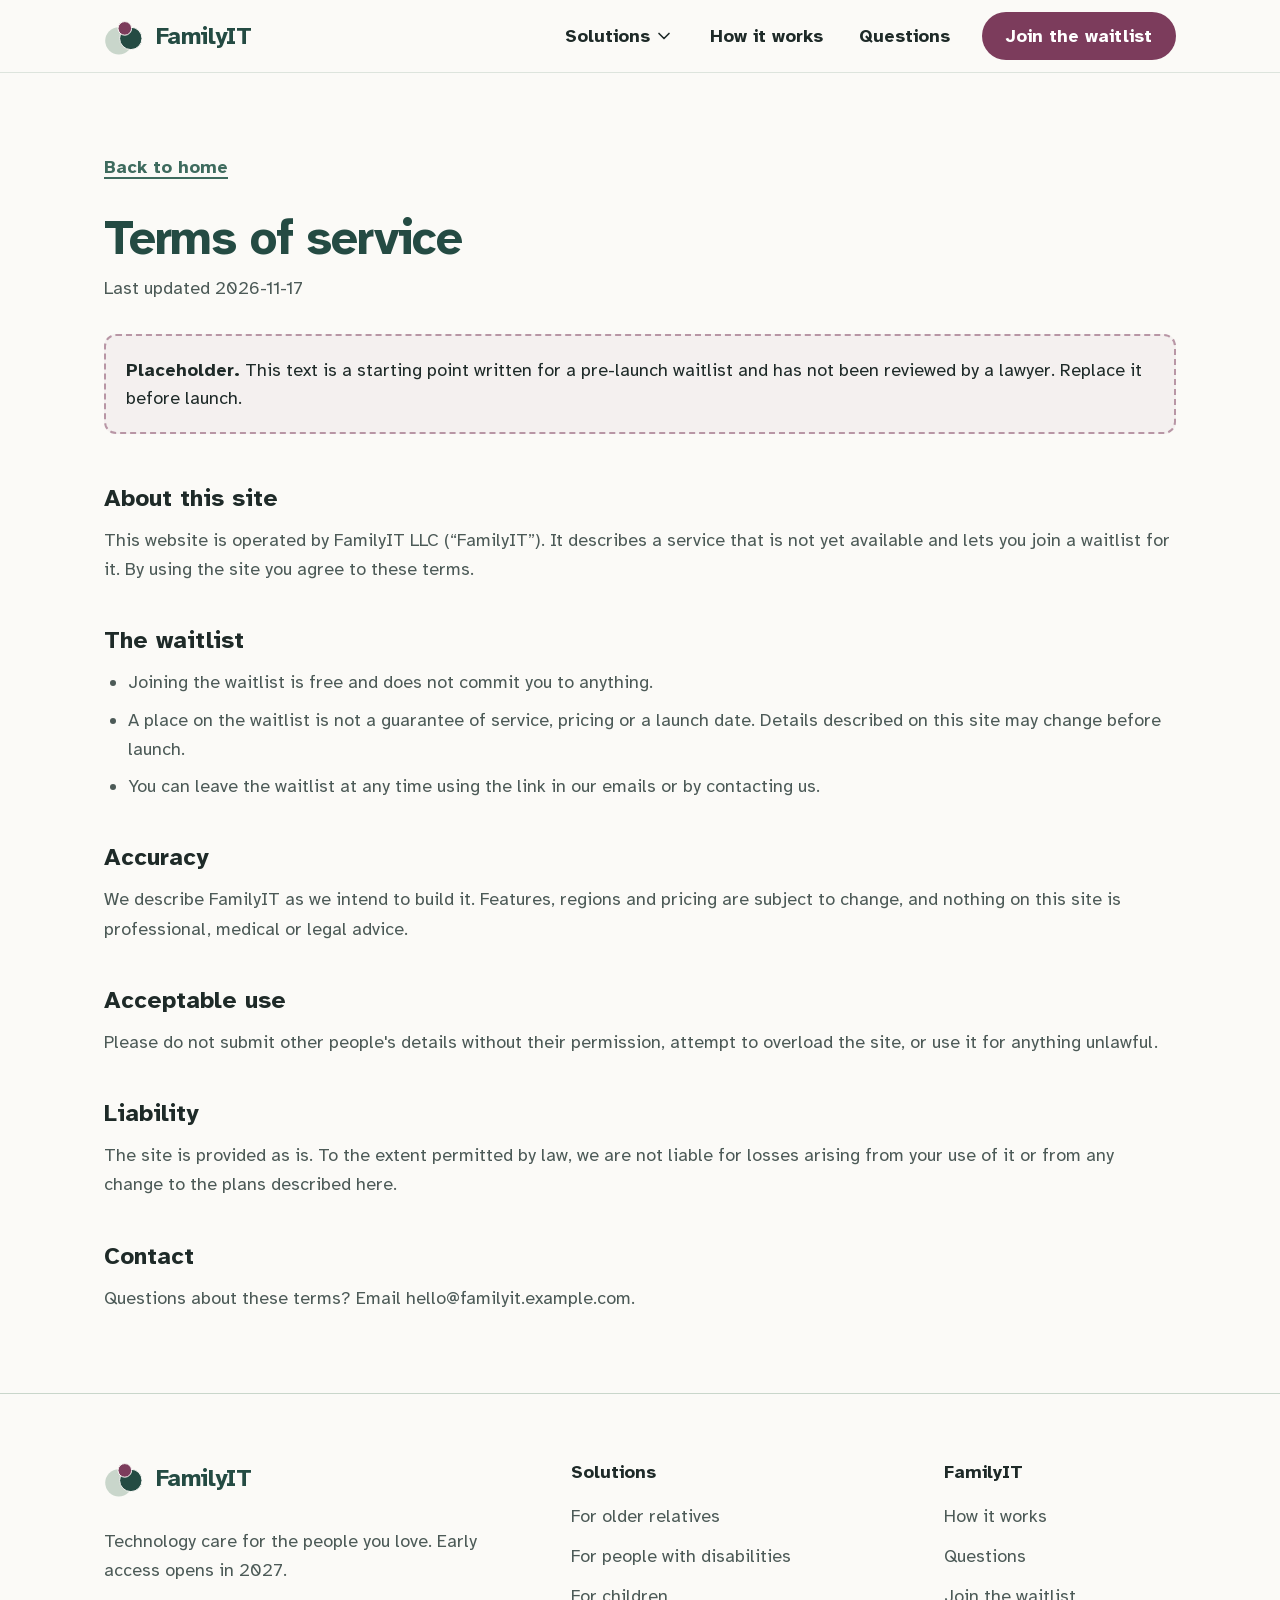
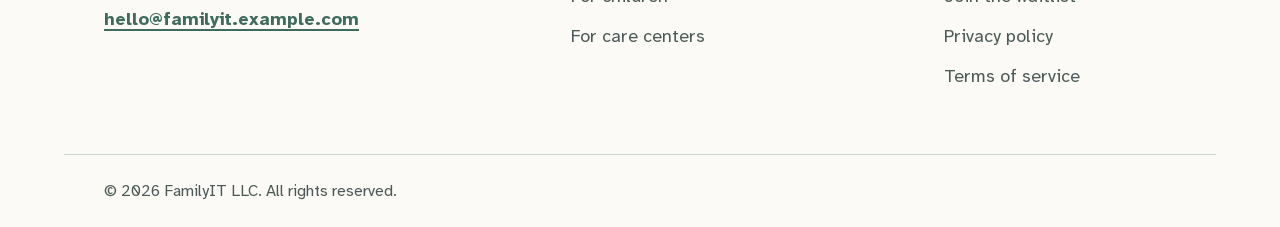
<file: terms/index.html>
<!DOCTYPE html><html lang="en" class="_1X-hxG_variable h-full"><head><meta charSet="utf-8"/><meta name="viewport" content="width=device-width, initial-scale=1"/><link rel="preload" href="/_next/static/media/191d227036512e10-s.p.0hs6q6udzld4a.woff2" as="font" crossorigin="" type="font/woff2"/><link rel="preload" href="/_next/static/media/8cccf984c8510bbf-s.p.2li_3lqay9qjq.woff2" as="font" crossorigin="" type="font/woff2"/><link rel="stylesheet" href="/_next/static/chunks/1l8vdhv8x1p7y.css" data-precedence="next"/><link rel="preload" as="script" fetchPriority="low" href="/_next/static/chunks/310vm2bl3xxpt.js"/><script src="/_next/static/chunks/1wnov70f88xjy.js" async=""></script><script src="/_next/static/chunks/23e6jep2anmtk.js" async=""></script><script src="/_next/static/chunks/0c98xzjfks9hq.js" async=""></script><script src="/_next/static/chunks/turbopack-077hmtqrhcoji.js" async=""></script><script src="/_next/static/chunks/3zt_16xndew4w.js" async=""></script><script src="/_next/static/chunks/3qfy96eoyh-ek.js" async=""></script><meta name="theme-color" content="#244b43"/><meta name="color-scheme" content="light"/><title>Terms of service | FamilyIT</title><meta name="description" content="The terms that apply to this website and the FamilyIT waitlist."/><meta name="application-name" content="FamilyIT"/><link rel="author" href="https://familyit-app.github.io"/><meta name="author" content="FamilyIT"/><link rel="manifest" href="/manifest.webmanifest"/><meta name="keywords" content="technology care,tech support for seniors,tech help for elderly parents,accessible technology support,assistive technology setup,parental controls help,online safety for children,care home resident technology,family tech support waitlist"/><meta name="creator" content="FamilyIT"/><meta name="publisher" content="FamilyIT"/><meta name="robots" content="index, follow"/><meta name="googlebot" content="index, follow, max-video-preview:-1, max-image-preview:large, max-snippet:-1"/><meta name="category" content="technology"/><link rel="canonical" href="https://familyit-app.github.io/terms/"/><meta property="og:title" content="FamilyIT: Technology care for the people you love"/><meta property="og:description" content="FamilyIT keeps the people you care for connected, safe and confident with their technology: older parents, family members with disabilities, children, and the residents of care centers. Join the waitlist."/><meta property="og:url" content="https://familyit-app.github.io/"/><meta property="og:site_name" content="FamilyIT"/><meta property="og:locale" content="en_US"/><meta property="og:image" content="https://familyit-app.github.io/opengraph-image?e3507a747f9913ef"/><meta property="og:image:type" content="image/png"/><meta property="og:image:width" content="1200"/><meta property="og:image:height" content="630"/><meta property="og:image:alt" content="FamilyIT: Technology care for the people you love"/><meta property="og:type" content="website"/><meta name="twitter:card" content="summary_large_image"/><meta name="twitter:title" content="FamilyIT: Technology care for the people you love"/><meta name="twitter:description" content="FamilyIT keeps the people you care for connected, safe and confident with their technology: older parents, family members with disabilities, children, and the residents of care centers. Join the waitlist."/><meta name="twitter:image" content="https://familyit-app.github.io/opengraph-image?e3507a747f9913ef"/><meta name="twitter:image:alt" content="FamilyIT: Technology care for the people you love"/><meta name="twitter:image:type" content="image/png"/><meta name="twitter:image:width" content="1200"/><meta name="twitter:image:height" content="630"/><link rel="icon" href="/icon.svg?icon.3rolkihuyfymg.svg" sizes="any" type="image/svg+xml"/><link rel="apple-touch-icon" href="/apple-icon?dedf885c36177838" type="image/png" sizes="180x180"/><meta name="next-size-adjust" content=""/><script src="/_next/static/chunks/0cz1d0mv5g_q7.js" noModule=""></script></head><body class="flex min-h-full flex-col"><div hidden=""><!--$--><!--/$--></div><a href="#main" class="sr-only focus:not-sr-only focus:fixed focus:left-4 focus:top-4 focus:z-50 focus:rounded-full focus:bg-pine focus:px-5 focus:py-3 focus:text-lg focus:font-bold focus:text-paper">Skip to main content</a><header class="sticky top-0 z-40 border-b border-sage-deep/60 bg-paper/95 backdrop-blur-sm"><div class="mx-auto w-full max-w-6xl px-6 sm:px-10 flex h-[4.5rem] items-center justify-between gap-6"><a class="flex items-center gap-3 rounded-lg text-2xl font-bold tracking-tight text-pine" href="/"><svg xmlns="http://www.w3.org/2000/svg" viewBox="0 0 200 200" class="size-10" aria-hidden="true" focusable="false"><circle cx="74" cy="124" r="68" fill="#c9d6cb"></circle><circle cx="134" cy="112" r="56" fill="#244b43" stroke="#fbfaf7" stroke-width="5"></circle><circle cx="104" cy="62" r="34" fill="#7c3c5c" stroke="#fbfaf7" stroke-width="5"></circle></svg>FamilyIT</a><nav aria-label="Primary" class="hidden items-center gap-1 lg:flex"><details class="group relative"><summary class="flex cursor-pointer items-center gap-1 rounded-full px-4 py-2 text-lg font-bold text-ink hover:bg-sage">Solutions<svg xmlns="http://www.w3.org/2000/svg" viewBox="0 0 24 24" fill="none" stroke="currentColor" stroke-width="2" stroke-linecap="round" stroke-linejoin="round" aria-hidden="true" focusable="false" class="details-chevron size-5 transition-transform"><path d="m6 9 6 6 6-6"></path></svg></summary><ul class="absolute left-0 top-full mt-2 w-72 rounded-2xl border border-sage-deep bg-paper p-2 shadow-card"><li><a class="block rounded-xl px-4 py-3 text-lg font-bold text-ink hover:bg-sage" href="/solutions/seniors/">For older relatives</a></li><li><a class="block rounded-xl px-4 py-3 text-lg font-bold text-ink hover:bg-sage" href="/solutions/disabilities/">For people with disabilities</a></li><li><a class="block rounded-xl px-4 py-3 text-lg font-bold text-ink hover:bg-sage" href="/solutions/children/">For children</a></li><li><a class="block rounded-xl px-4 py-3 text-lg font-bold text-ink hover:bg-sage" href="/solutions/care-centers/">For care centers</a></li></ul></details><a class="rounded-full px-4 py-2 text-lg font-bold text-ink hover:bg-sage" href="/#how-it-works">How it works</a><a class="rounded-full px-4 py-2 text-lg font-bold text-ink hover:bg-sage" href="/#faq">Questions</a><a href="https://forms.gle/j15QbKqQdQ5t855G7" class="ml-3 inline-flex min-h-12 items-center rounded-full bg-berry px-6 text-lg font-bold text-white hover:bg-berry-deep">Join the waitlist</a></nav><details class="relative lg:hidden"><summary class="flex min-h-12 cursor-pointer items-center gap-2 rounded-full border-2 border-pine px-4 text-lg font-bold text-pine" aria-label="Menu">Menu<svg xmlns="http://www.w3.org/2000/svg" viewBox="0 0 24 24" fill="none" stroke="currentColor" stroke-width="2" stroke-linecap="round" stroke-linejoin="round" aria-hidden="true" focusable="false" class="details-chevron size-5 transition-transform"><path d="m6 9 6 6 6-6"></path></svg></summary><nav aria-label="Mobile" class="absolute right-0 top-full mt-3 w-[min(20rem,calc(100vw-3rem))] rounded-2xl border border-sage-deep bg-paper p-3 shadow-card"><p class="px-3 pb-1 pt-2 text-base font-bold text-ink-soft">Solutions</p><ul><li><a class="block rounded-xl px-3 py-2.5 text-lg font-bold text-ink hover:bg-sage" href="/solutions/seniors/">For older relatives</a></li><li><a class="block rounded-xl px-3 py-2.5 text-lg font-bold text-ink hover:bg-sage" href="/solutions/disabilities/">For people with disabilities</a></li><li><a class="block rounded-xl px-3 py-2.5 text-lg font-bold text-ink hover:bg-sage" href="/solutions/children/">For children</a></li><li><a class="block rounded-xl px-3 py-2.5 text-lg font-bold text-ink hover:bg-sage" href="/solutions/care-centers/">For care centers</a></li></ul><ul class="mt-2 border-t border-sage-deep pt-2"><li><a class="block rounded-xl px-3 py-2.5 text-lg font-bold text-ink hover:bg-sage" href="/#how-it-works">How it works</a></li><li><a class="block rounded-xl px-3 py-2.5 text-lg font-bold text-ink hover:bg-sage" href="/#faq">Questions</a></li></ul><a href="https://forms.gle/j15QbKqQdQ5t855G7" class="mt-3 flex min-h-12 items-center justify-center rounded-full bg-berry px-5 text-lg font-bold text-white hover:bg-berry-deep">Join the waitlist</a></nav></details></div></header><main id="main" class="flex-1"><article class="py-16 sm:py-20"><div class="mx-auto w-full max-w-6xl px-6 sm:px-10 max-w-3xl"><a class="font-bold text-moss underline decoration-2 underline-offset-4 hover:text-pine " href="/">Back to home</a><h1 class="mt-8 text-4xl font-bold tracking-tight text-pine sm:text-5xl">Terms of service</h1><p class="mt-3 text-lg text-ink-soft">Last updated <!-- -->2026-11-17</p><div class="mt-8 rounded-xl border-2 border-dashed border-berry/50 bg-berry/5 p-5 text-lg text-ink"><strong>Placeholder.</strong> This text is a starting point written for a pre-launch waitlist and has not been reviewed by a lawyer. Replace it before launch.</div><div class="mt-12 space-y-10 text-lg leading-relaxed text-ink-soft [&amp;_h2]:text-2xl [&amp;_h2]:font-bold [&amp;_h2]:text-ink [&amp;_li]:mt-2 [&amp;_p]:mt-3 [&amp;_ul]:mt-3 [&amp;_ul]:list-disc [&amp;_ul]:pl-6"><section><h2>About this site</h2><p>This website is operated by <!-- -->FamilyIT LLC<!-- --> (“<!-- -->FamilyIT<!-- -->”). It describes a service that is not yet available and lets you join a waitlist for it. By using the site you agree to these terms.</p></section><section><h2>The waitlist</h2><ul><li>Joining the waitlist is free and does not commit you to anything.</li><li>A place on the waitlist is not a guarantee of service, pricing or a launch date. Details described on this site may change before launch.</li><li>You can leave the waitlist at any time using the link in our emails or by contacting us.</li></ul></section><section><h2>Accuracy</h2><p>We describe FamilyIT as we intend to build it. Features, regions and pricing are subject to change, and nothing on this site is professional, medical or legal advice.</p></section><section><h2>Acceptable use</h2><p>Please do not submit other people&#x27;s details without their permission, attempt to overload the site, or use it for anything unlawful.</p></section><section><h2>Liability</h2><p>The site is provided as is. To the extent permitted by law, we are not liable for losses arising from your use of it or from any change to the plans described here.</p></section><section><h2>Contact</h2><p>Questions about these terms? Email <!-- -->hello@familyit.example.com<!-- -->.</p></section></div></div></article><!--$--><!--/$--></main><footer class="border-t border-sage-deep bg-paper"><div class="mx-auto w-full max-w-6xl px-6 sm:px-10 grid gap-12 py-16 lg:grid-cols-12"><div class="lg:col-span-5"><a class="inline-flex items-center gap-3 rounded-lg text-2xl font-bold tracking-tight text-pine" href="/"><svg xmlns="http://www.w3.org/2000/svg" viewBox="0 0 200 200" class="size-10" aria-hidden="true" focusable="false"><circle cx="74" cy="124" r="68" fill="#c9d6cb"></circle><circle cx="134" cy="112" r="56" fill="#244b43" stroke="#fbfaf7" stroke-width="5"></circle><circle cx="104" cy="62" r="34" fill="#7c3c5c" stroke="#fbfaf7" stroke-width="5"></circle></svg>FamilyIT</a><p class="mt-5 max-w-sm text-lg leading-relaxed text-ink-soft">Technology care for the people you love<!-- -->. <!-- -->Early access opens in 2027<!-- -->.</p><p class="mt-5 text-lg"><a href="mailto:hello@familyit.example.com" class="font-bold text-moss underline decoration-2 underline-offset-4 hover:text-pine">hello@familyit.example.com</a></p></div><nav aria-label="Solutions" class="lg:col-span-4"><h2 class="text-lg font-bold">Solutions</h2><ul class="mt-4 space-y-3 text-lg"><li><a class="text-ink-soft hover:text-pine hover:underline" href="/solutions/seniors/">For older relatives</a></li><li><a class="text-ink-soft hover:text-pine hover:underline" href="/solutions/disabilities/">For people with disabilities</a></li><li><a class="text-ink-soft hover:text-pine hover:underline" href="/solutions/children/">For children</a></li><li><a class="text-ink-soft hover:text-pine hover:underline" href="/solutions/care-centers/">For care centers</a></li></ul></nav><nav aria-label="Site" class="lg:col-span-3"><h2 class="text-lg font-bold">FamilyIT</h2><ul class="mt-4 space-y-3 text-lg"><li><a class="text-ink-soft hover:text-pine hover:underline" href="/#how-it-works">How it works</a></li><li><a class="text-ink-soft hover:text-pine hover:underline" href="/#faq">Questions</a></li><li><a href="https://forms.gle/j15QbKqQdQ5t855G7" class="text-ink-soft hover:text-pine hover:underline">Join the waitlist</a></li><li><a class="text-ink-soft hover:text-pine hover:underline" href="/privacy/">Privacy policy</a></li><li><a class="text-ink-soft hover:text-pine hover:underline" href="/terms/">Terms of service</a></li></ul></nav></div><div class="mx-auto w-full max-w-6xl px-6 sm:px-10 border-t border-sage-deep py-6 text-base text-ink-soft">© <!-- -->2026<!-- --> <!-- -->FamilyIT LLC<!-- -->. All rights reserved.</div></footer><script type="application/ld+json">{"@context":"https://schema.org","@graph":[{"@type":"Organization","@id":"https://familyit-app.github.io/#organization","name":"FamilyIT","legalName":"FamilyIT LLC","url":"https://familyit-app.github.io","logo":{"@type":"ImageObject","url":"https://familyit-app.github.io/icon.svg"},"email":"hello@familyit.example.com","foundingDate":"2026","contactPoint":[{"@type":"ContactPoint","contactType":"customer support","email":"hello@familyit.example.com","availableLanguage":["English"]}]},{"@type":"WebSite","@id":"https://familyit-app.github.io/#website","name":"FamilyIT","url":"https://familyit-app.github.io","description":"FamilyIT keeps the people you care for connected, safe and confident with their technology: older parents, family members with disabilities, children, and the residents of care centers. Join the waitlist.","publisher":{"@id":"https://familyit-app.github.io/#organization"},"inLanguage":"en-US"}]}</script><script id="_R_">(globalThis["TURBOPACK"] || (globalThis["TURBOPACK"] = [])).push({"otherChunks":["static/chunks/310vm2bl3xxpt.js","static/chunks/1wnov70f88xjy.js","static/chunks/23e6jep2anmtk.js","static/chunks/0c98xzjfks9hq.js"],"runtimeModuleIds":[94553]});</script><script src="/_next/static/chunks/310vm2bl3xxpt.js" async=""></script><script>(self.__next_f=self.__next_f||[]).push([0])</script><script>self.__next_f.push([1,"1:\"$Sreact.fragment\"\n2:\"/_next/static/chunks/3zt_16xndew4w.js\"\n3:I[22016,[\"$2\"],\"\"]\ne:I[68027,[\"$2\"],\"default\",1]\n:HL[\"/_next/static/chunks/1l8vdhv8x1p7y.css\",\"style\"]\n:HL[\"/_next/static/media/191d227036512e10-s.p.0hs6q6udzld4a.woff2\",\"font\",{\"crossOrigin\":\"\",\"type\":\"font/woff2\"}]\n:HL[\"/_next/static/media/8cccf984c8510bbf-s.p.2li_3lqay9qjq.woff2\",\"font\",{\"crossOrigin\":\"\",\"type\":\"font/woff2\"}]\na:X\nb:[[\"children\",{\"s\":\"__PAGE__\",\"h\":512,\"d\":{\"r\":\"$Lc\",\"p\":false,\"v\":null}}]]\n8:[[\"children\",{\"s\":\"terms\",\"h\":512,\"d\":{\"r\":\"$L9\",\"p\":false,\"v\":\"$a\"},\"c\":\"$Qb\"}]]\n0:{\"P\":null,\"c\":[\"\",\"terms\",\"\"],\"q\":\"\",\"i\":false,\"t\":{\"t\":{\"s\":\"\",\"h\":528,\"d\":{\"r\":[\"$\",\"$1\",\"c\",{\"children\":[[[\"$\",\"link\",\"0\",{\"rel\":\"stylesheet\",\"href\":\"/_next/static/chunks/1l8vdhv8x1p7y.css\",\"precedence\":\"next\",\"crossOrigin\":\"$undefined\",\"nonce\":\"$undefined\"}],[\"$\",\"script\",\"script-0\",{\"src\":\"/_next/static/chunks/3zt_16xndew4w.js\",\"async\":true,\"nonce\":\"$undefined\"}]],[\"$\",\"html\",null,{\"lang\":\"en\",\"className\":\"_1X-hxG_variable h-full\",\"children\":[\"$\",\"body\",null,{\"className\":\"flex min-h-full flex-col\",\"children\":[[\"$\",\"a\",null,{\"href\":\"#main\",\"className\":\"sr-only focus:not-sr-only focus:fixed focus:left-4 focus:top-4 focus:z-50 focus:rounded-full focus:bg-pine focus:px-5 focus:py-3 focus:text-lg focus:font-bold focus:text-paper\",\"children\":\"Skip to main content\"}],[\"$\",\"header\",null,{\"className\":\"sticky top-0 z-40 border-b border-sage-deep/60 bg-paper/95 backdrop-blur-sm\",\"children\":[\"$\",\"div\",null,{\"className\":\"mx-auto w-full max-w-6xl px-6 sm:px-10 flex h-[4.5rem] items-center justify-between gap-6\",\"children\":[[\"$\",\"$L3\",null,{\"href\":\"/\",\"className\":\"flex items-center gap-3 rounded-lg text-2xl font-bold tracking-tight text-pine\",\"children\":[[\"$\",\"svg\",null,{\"xmlns\":\"http://www.w3.org/2000/svg\",\"viewBox\":\"0 0 200 200\",\"className\":\"size-10\",\"aria-hidden\":true,\"role\":\"$undefined\",\"focusable\":\"false\",\"children\":[null,[\"$\",\"circle\",null,{\"cx\":\"74\",\"cy\":\"124\",\"r\":\"68\",\"fill\":\"#c9d6cb\"}],[\"$\",\"circle\",null,{\"cx\":\"134\",\"cy\":\"112\",\"r\":\"56\",\"fill\":\"#244b43\",\"stroke\":\"#fbfaf7\",\"strokeWidth\":\"5\"}],[\"$\",\"circle\",null,{\"cx\":\"104\",\"cy\":\"62\",\"r\":\"34\",\"fill\":\"#7c3c5c\",\"stroke\":\"#fbfaf7\",\"strokeWidth\":\"5\"}]]}],\"FamilyIT\"]}],[\"$\",\"nav\",null,{\"aria-label\":\"Primary\",\"className\":\"hidden items-center gap-1 lg:flex\",\"children\":[[\"$\",\"details\",null,{\"className\":\"group relative\",\"children\":[[\"$\",\"summary\",null,{\"className\":\"flex cursor-pointer items-center gap-1 rounded-full px-4 py-2 text-lg font-bold text-ink hover:bg-sage\",\"children\":[\"Solutions\",[\"$\",\"svg\",null,{\"xmlns\":\"http://www.w3.org/2000/svg\",\"viewBox\":\"0 0 24 24\",\"fill\":\"none\",\"stroke\":\"currentColor\",\"strokeWidth\":\"2\",\"strokeLinecap\":\"round\",\"strokeLinejoin\":\"round\",\"aria-hidden\":true,\"role\":\"$undefined\",\"focusable\":\"false\",\"className\":\"details-chevron size-5 transition-transform\",\"children\":[null,[\"$\",\"path\",null,{\"d\":\"m6 9 6 6 6-6\"}]]}]]}],[\"$\",\"ul\",null,{\"className\":\"absolute left-0 top-full mt-2 w-72 rounded-2xl border border-sage-deep bg-paper p-2 shadow-card\",\"children\":[[\"$\",\"li\",\"seniors\",{\"children\":[\"$\",\"$L3\",null,{\"href\":\"/solutions/seniors\",\"className\":\"block rounded-xl px-4 py-3 text-lg font-bold text-ink hover:bg-sage\",\"children\":\"For older relatives\"}]}],[\"$\",\"li\",\"disabilities\",{\"children\":[\"$\",\"$L3\",null,{\"href\":\"/solutions/disabilities\",\"className\":\"block rounded-xl px-4 py-3 text-lg font-bold text-ink hover:bg-sage\",\"children\":\"For people with disabilities\"}]}],[\"$\",\"li\",\"children\",{\"children\":[\"$\",\"$L3\",null,{\"href\":\"/solutions/children\",\"className\":\"block rounded-xl px-4 py-3 text-lg font-bold text-ink hover:bg-sage\",\"children\":\"For children\"}]}],[\"$\",\"li\",\"care-centers\",{\"children\":[\"$\",\"$L3\",null,{\"href\":\"/solutions/care-centers\",\"className\":\"block rounded-xl px-4 py-3 text-lg font-bold text-ink hover:bg-sage\",\"children\":\"For care centers\"}]}]]}]]}],[[\"$\",\"$L3\",\"/#how-it-works\",{\"href\":\"/#how-it-works\",\"className\":\"rounded-full px-4 py-2 text-lg font-bold text-ink hover:bg-sage\",\"children\":\"How it works\"}],[\"$\",\"$L3\",\"/#faq\",{\"href\":\"/#faq\",\"className\":\"rounded-full px-4 py-2 text-lg font-bold text-ink hover:bg-sage\",\"children\":\"Questions\"}]],[\"$\",\"a\",null,{\"href\":\"https://forms.gle/j15QbKqQdQ5t855G7\",\"className\":\"ml-3 inline-flex min-h-12 items-center rounded-full bg-berry px-6 text-lg font-bold text-white hover:bg-berry-deep\",\"children\":\"Join the waitlist\"}]]}],[\"$\",\"details\",null,{\"className\":\"relative lg:hidden\",\"children\":[[\"$\",\"summary\",null,{\"className\":\"flex min-h-12 cursor-pointer items-center gap-2 rounded-full border-2 border-pine px-4 text-lg font-bold text-pine\",\"aria-label\":\"Menu\",\"children\":[\"Menu\",[\"$\",\"svg\",null,{\"xmlns\":\"http://www.w3.org/2000/svg\",\"viewBox\":\"0 0 24 24\",\"fill\":\"none\",\"stroke\":\"currentColor\",\"strokeWidth\":\"2\",\"strokeLinecap\":\"round\",\"strokeLinejoin\":\"round\",\"aria-hidden\":true,\"role\":\"$undefined\",\"focusable\":\"false\",\"className\":\"details-chevron size-5 transition-transform\",\"children\":[null,\"$0:t:t:d:r:props:children:1:props:children:props:children:1:props:children:props:children:1:props:children:0:props:children:0:props:children:1:props:children:1\"]}]]}],\"$L4\"]}]]}]}],\"$L5\",\"$L6\",\"$L7\"]}]}]]}],\"p\":false,\"v\":null},\"c\":\"$Q8\"},\"h\":{\"r\":\"$Ld\",\"p\":false,\"v\":null}},\"m\":\"$undefined\",\"G\":[\"$e\",[\"$Lf\"]],\"S\":true,\"r\":\"$undefined\",\"s\":\"$undefined\",\"a\":\"$undefined\",\"l\":\"$undefined\",\"p\":\"$undefined\",\"d\":\"$undefined\",\"b\":\"PUAVdce_Q2qbrEKSQjdPb\"}\n10:\"/_next/static/chunks/3qfy96eoyh-ek.js\"\n11:I[39756,[\"$10\"],\"default\"]\n12:I[37457,[\"$10\"],\"default\"]\n13:I[97367,[\"$10\"],\"OutletBoundary\"]\n14:\"$Sreact.suspense\"\n16:\"ViewportBoundary\"\n17:I[97367,[\"$10\"],\"$16\"]\n19:\"MetadataBoundary\"\n1a:I[97367,[\"$10\"],\"$19\"]\n4:[\"$\",\"nav\",null,{\"aria-label\":\"Mobile\",\"className\":\"absolute right-0 top-full mt-3 w-[min(20rem,calc(100vw-3rem))] rounded-2xl border border-sage-deep bg-paper p-3 shadow-card\",\"children\":[[\"$\",\"p\",null,{\"className\":\"px-3 pb-1 pt-2 text-base font-bold text-ink-soft\",\"children\":\"Solutions\"}],[\"$\",\"ul\",null,{\"children\":[[\"$\",\"li\",\"seniors\",{\"children\":[\"$\",\"$L3\",null,{\"href\":\"/solutions/seniors\",\"className\":\"block rounded-xl px-3 py-2.5 text-lg font-bold text-ink hover:bg-sage\",\"children\":\"For older relatives\"}]}],[\"$\",\"li\",\"disabilities\",{\"children\":[\"$\",\"$L3\",null,{\"href\":\"/solutions/disabilities\",\"className\":\"block rounded-xl px-3 py-2.5 text-lg font-bold text-ink hover:bg-sage\",\"children\":\"For people with disabilities\"}]}],[\"$\",\"li\",\"children\",{\"children\":[\"$\",\"$L3\",null,{\"href\":\"/solutions/children\",\"className\":\"block rounded-xl px-3 py-2.5 text-lg font-bold text-ink hover:bg-sage\",\"children\":\"For children\"}]}],[\"$\",\"li\",\"care-centers\",{\"children\":[\"$\",\"$L3\",null,{\"href\":\"/solutions/care-centers\",\"className\":\"block rounded-xl px-3 py-2.5 text-lg font-bold text-ink hover:bg-sage\",\"children\":\"For care centers\"}]}]]}],[\"$\",\"ul\",null,{\"className\":\"mt-2 border-t border-sage-deep pt-2\",\"children\":[[\"$\",\"li\",\"/#how-it-works\",{\"children\":[\"$\",\"$L3\",null,{\"href\":\"/#how-it-works\",\"className\":\"block rounded-xl px-3 py-2.5 text-lg font-bold text-ink hover:bg-sage\",\"children\":\"How it works\"}]}],[\"$\",\"li\",\"/#faq\",{\"children\":[\"$\",\"$L3\",null,{\"href\":\"/#faq\",\"className\":\"block rounded-xl px-3 py-2.5 text-lg font-bold text-ink hover:bg-sage\",\"children\":\"Questions\"}]}]]}],[\"$\",\"a\",null,{\"href\":\"https://forms.gle/j15QbKqQdQ5t855G7\",\"className\":\"mt-3 flex min-h-12 items-center justify-center rounded-full bg-berry px-5 text-lg font-bold text-white hover:bg-berry-deep\",\"children\":\"Join the waitlist\"}]]}]\n5:[\"$\",\"main\",null,{\"id\":\"main\",\"className\":\"flex-1\",\"children\":[\"$\",\"$L11\",null,{\"parallelRouterKey\":\"children\",\"error\":\"$undefined\",\"errorStyles\":\"$undefined\",\"errorScripts\":\"$undefined\",\"template\":[\"$\",\"$L12\",null,{}],\"templateStyles\":\"$undefined\",\"templateScripts\":\"$undefined\",\"notFound\":[[[\"$\",\"title\",null,{\"children\":\"404: This page could not be found.\"}],[\"$\",\"div\",null,{\"style\":{\"fontFamily\":\"system-ui,\\\"Segoe UI\\\",Roboto,Helvetica,Arial,sans-serif,\\\"Apple Color Emoji\\\",\\\"Segoe UI Emoji\\\"\",\"height\":\"100vh\",\"textAlign\":\"center\",\"display\":\"flex\",\"flexDirection\":\"column\",\"alignItems\":\"center\",\"justifyContent\":\"center\"},\"children\":[\"$\",\"div\",null,{\"children\":[[\"$\",\"style\",null,{\"dangerouslySetInnerHTML\":{\"__html\":\"body{color:#000;background:#fff;margin:0}.next-error-h1{border-right:1px solid rgba(0,0,0,.3)}@media (prefers-color-scheme:dark){body{color:#fff;background:#000}.next-error-h1{border-right:1px solid rgba(255,255,255,.3)}}\"}}],[\"$\",\"h1\",null,{\"className\":\"next-error-h1\",\"style\":{\"display\":\"inline-block\",\"margin\":\"0 20px 0 0\",\"padding\":\"0 23px 0 0\",\"fontSize\":24,\"fontWeight\":500,\"verticalAlign\":\"top\",\"lineHeight\":\"49px\"},\"children\":404}],[\"$\",\"div\",null,{\"style\":{\"display\":\"inline-block\"},\"children\":[\"$\",\"h2\",null,{\"style\":{\"fontSize\":14,\"fontWeight\":400,\"lineHeight\":\"49px\",\"margin\":0},\"children\":\"This page could not be found.\"}]}]]}]}]],[]],\"forbidden\":\"$undefined\",\"unauthorized\":\"$undefined\"}]}]\n6:[\"$\",\"footer\",null,{\"className\":\"border-t border-sage-deep bg-paper\",\"children\":[[\"$\",\"div\",null,{\"className\":\"mx-auto w-full max-w-6xl px-6 sm:px-10 grid gap-12 py-16 lg:grid-cols-12\",\"children\":[[\"$\",\"div\",null,{\"className\":\"lg:col-span-5\",\"children\":[[\"$\",\"$L3\",null,{\"href\":\"/\",\"className\":\"inline-flex items-center gap-3 rounded-lg text-2xl font-bold tracking-tight text-pine\",\"children\":[[\"$\",\"svg\",null,{\"xmlns\":\"http://www.w3.org/2000/svg\",\"viewBox\":\"0 0 200 200\",\"className\":\"size-10\",\"aria-hidden\":true,\"role\":\"$undefined\",\"focusable\":\"false\",\"children\":[null,[\"$\",\"circle\",null,{\"cx\":\"74\",\"cy\":\"124\",\"r\":\"68\",\"fill\":\"#c9d6cb\"}],[\"$\",\"circle\",null,{\"cx\":\"134\",\"cy\":\"112\",\"r\":\"56\",\"fill\":\"#244b43\",\"stroke\":\"#fbfaf7\",\"strokeWidth\":\"5\"}],[\"$\",\"circle\",null,{\"cx\":\"104\",\"cy\":\"62\",\"r\":\"34\",\"fill\":\"#7c3c5c\",\"stroke\":\"#fbfaf7\",\"strokeWidth\":\"5\"}]]}],\"FamilyIT\"]}],[\"$\",\"p\",null,{\"className\":\"mt-5 max-w-sm text-lg leading-relaxed text-ink-soft\",\"children\":[\"Technology care for the people you love\",\". \",\"Early access opens in 2027\",\".\"]}],[\"$\",\"p\",null,{\"className\":\"mt-5 text-lg\",\"children\":[\"$\",\"a\",null,{\"href\":\"mailto:hello@familyit.example.com\",\"className\":\"font-bold text-moss underline decoration-2 underline-offset-4 hover:text-pine\",\"children\":\"hello@familyit.example.com\"}]}]]}],[\"$\",\"nav\",null,{\"aria-label\":\"Solutions\",\"className\":\"lg:col-span-4\",\"children\":[[\"$\",\"h2\",null,{\"className\":\"text-lg font-bold\",\"children\":\"Solutions\"}],[\"$\",\"ul\",null,{\"className\":\"mt-4 space-y-3 text-lg\",\"children\":[[\"$\",\"li\",\"seniors\",{\"children\":[\"$\",\"$L3\",null,{\"href\":\"/solutions/seniors\",\"className\":\"text-ink-soft hover:text-pine hover:underline\",\"children\":\"For older relatives\"}]}],[\"$\",\"li\",\"disabilities\",{\"children\":[\"$\",\"$L3\",null,{\"href\":\"/solutions/disabilities\",\"className\":\"text-ink-soft hover:text-pine hover:underline\",\"children\":\"For people with disabilities\"}]}],[\"$\",\"li\",\"children\",{\"children\":[\"$\",\"$L3\",null,{\"href\":\"/solutions/children\",\"className\":\"text-ink-soft hover:text-pine hover:underline\",\"children\":\"For children\"}]}],[\"$\",\"li\",\"care-centers\",{\"children\":[\"$\",\"$L3\",null,{\"href\":\"/solutions/care-centers\",\"className\":\"text-ink-soft hover:text-pine hover:underline\",\"children\":\"For care centers\"}]}]]}]]}],[\"$\",\"nav\",null,{\"aria-label\":\"Site\",\"className\":\"lg:col-span-3\",\"children\":[[\"$\",\"h2\",null,{\"className\":\"text-lg font-bold\",\"children\":\"FamilyIT\"}],[\"$\",\"ul\",null,{\"className\":\"mt-4 space-y-3 text-lg\",\"children\":[[\"$\",\"li\",null,{\"children\":[\"$\",\"$L3\",null,{\"href\":\"/#how-it-works\",\"className\":\"text-ink-soft hover:text-pine hover:underline\",\"children\":\"How it works\"}]}],[\"$\",\"li\",null,{\"children\":[\"$\",\"$L3\",null,{\"href\":\"/#faq\",\"className\":\"text-ink-soft hover:text-pine hover:underline\",\"children\":\"Questions\"}]}],[\"$\",\"li\",null,{\"children\":[\"$\",\"a\",null,{\"href\":\"https://forms.gle/j15QbKqQdQ5t855G7\",\"className\":\"text-ink-soft hover:text-pine hover:underline\",\"children\":\"Join the waitlist\"}]}],[\"$\",\"li\",null,{\"children\":[\"$\",\"$L3\",null,{\"href\":\"/privacy\",\"className\":\"text-ink-soft hover:text-pine hover:underline\",\"children\":\"Privacy policy\"}]}],[\"$\",\"li\",null,{\"children\":[\"$\",\"$L3\",null,{\"href\":\"/terms\",\"className\":\"text-ink-soft hover:text-pine hover:underline\",\"children\":\"Terms of service\"}]}]]}]]}]]}],[\"$\",\"div\",null,{\"className\":\"mx-auto w-full max-w-6xl px-6 sm:px-10 border-t border-sage-deep py-6 text-base text-ink-soft\",\"children\":[\"© \",\"2026\",\" \",\"FamilyIT LLC\",\". All rights reserved.\"]}]]}]\n7:[\"$\",\"script\",null,{\"type\":\"application/ld+json\",\"dangerouslySetInnerHTML\":{\"__html\":\"{\\\"@context\\\":\\\"https://schema.org\\\",\\\"@graph\\\":[{\\\"@type\\\":\\\"Organization\\\",\\\"@id\\\":\\\"https://familyit-app.github.io/#organization\\\",\\\"name\\\":\\\"FamilyIT\\\",\\\"legalName\\\":\\\"FamilyIT LLC\\\",\\\"url\\\":\\\"https://familyit-app.github.io\\\",\\\"logo\\\":{\\\"@type\\\":\\\"ImageObject\\\",\\\"url\\\":\\\"https://familyit-app.github.io/icon.svg\\\"},\\\"email\\\":\\\"hello@familyit.example.com\\\",\\\"foundingDate\\\":\\\"2026\\\",\\\"contactPoint\\\":[{\\\"@type\\\":\\\"ContactPoint\\\",\\\"contactType\\\":\\\"customer support\\\",\\\"email\\\":\\\"hello@familyit.example.com\\\",\\\"availableLanguage\\\":[\\\"English\\\"]}]},{\\\"@type\\\":\\\"WebSite\\\",\\\"@id\\\":\\\"https://familyit-app.github.io/#website\\\",\\\"name\\\":\\\"FamilyIT\\\",\\\"url\\\":\\\"https://familyit-app.github.io\\\",\\\"description\\\":\\\"FamilyIT keeps the people you care for connected, safe and confident with their technology: older parents, family members with disabilities, children, and the residents of care centers. Join the waitlist.\\\",\\\"publisher\\\":{\\\"@id\\\":\\\"https://familyit-app.github.io/#organization\\\"},\\\"inLanguage\\\":\\\"en-US\\\"}]}\"}}]\n9:[\"$\",\"$1\",\"c\",{\"children\":[null,[\"$\",\"$L11\",null,{\"parallelRouterKey\":\"children\",\"error\":\"$undefined\",\"errorStyles\":\"$undefined\",\"errorScripts\":\"$undefined\",\"template\":[\"$\",\"$L12\",null,{}],\"templateStyles\":\"$undefined\",\"templateScripts\":\"$undefined\",\"notFound\":\"$undefined\",\"forbidden\":\"$undefined\",\"unauthorized\":\"$undefined\"}]]}]\nc:[\"$\",\"$1\",\"c\",{\"children\":[[\"$\",\"article\",null,{\"className\":\"py-16 sm:py-20\",\"children\":[\"$\",\"div\",null,{\"className\":\"mx-auto w-full max-w-6xl px-6 sm:px-10 max-w-3xl\",\"children\":[[\"$\",\"$L3\",null,{\"className\":\"font-bold text-moss underline decoration-2 underline-offset-4 hover:text-pine \",\"href\":\"/\",\"children\":\"Back to home\"}],[\"$\",\"h1\",null,{\"className\":\"mt-8 text-4xl font-bold tracking-tight text-pine sm:text-5xl\",\"children\":\"Terms of service\"}],[\"$\",\"p\",null,{\"className\":\"mt-3 text-lg text-ink-soft\",\"children\":[\"Last updated \",\"2026-11-17\"]}],[\"$\",\"div\",null,{\"className\":\"mt-8 rounded-xl border-2 border-dashed border-berry/50 bg-berry/5 p-5 text-lg text-ink\",\"children\":[[\"$\",\"strong\",null,{\"children\":\"Placeholder.\"}],\" This text is a starting point written for a pre-launch waitlist and has not been reviewed by a lawyer. Replace it before launch.\"]}],[\"$\",\"div\",null,{\"className\":\"mt-12 space-y-10 text-lg leading-relaxed text-ink-soft [\u0026_h2]:text-2xl [\u0026_h2]:font-bold [\u0026_h2]:text-ink [\u0026_li]:mt-2 [\u0026_p]:mt-3 [\u0026_ul]:mt-3 [\u0026_ul]:list-disc [\u0026_ul]:pl-6\",\"children\":[[\"$\",\"section\",null,{\"children\":[[\"$\",\"h2\",null,{\"children\":\"About this site\"}],[\"$\",\"p\",null,{\"children\":[\"This website is operated by \",\"FamilyIT LLC\",\" (“\",\"FamilyIT\",\"”). It describes a service that is not yet available and lets you join a waitlist for it. By using the site you agree to these terms.\"]}]]}],[\"$\",\"section\",null,{\"children\":[[\"$\",\"h2\",null,{\"children\":\"The waitlist\"}],[\"$\",\"ul\",null,{\"children\":[[\"$\",\"li\",null,{\"children\":\"Joining the waitlist is free and does not commit you to anything.\"}],[\"$\",\"li\",null,{\"children\":\"A place on the waitlist is not a guarantee of service, pricing or a launch date. Details described on this site may change before launch.\"}],[\"$\",\"li\",null,{\"children\":\"You can leave the waitlist at any time using the link in our emails or by contacting us.\"}]]}]]}],[\"$\",\"section\",null,{\"children\":[[\"$\",\"h2\",null,{\"children\":\"Accuracy\"}],[\"$\",\"p\",null,{\"children\":\"We describe FamilyIT as we intend to build it. Features, regions and pricing are subject to change, and nothing on this site is professional, medical or legal advice.\"}]]}],[\"$\",\"section\",null,{\"children\":[[\"$\",\"h2\",null,{\"children\":\"Acceptable use\"}],[\"$\",\"p\",null,{\"children\":\"Please do not submit other people's details without their permission, attempt to overload the site, or use it for anything unlawful.\"}]]}],[\"$\",\"section\",null,{\"children\":[[\"$\",\"h2\",null,{\"children\":\"Liability\"}],[\"$\",\"p\",null,{\"children\":\"The site is provided as is. To the extent permitted by law, we are not liable for losses arising from your use of it or from any change to the plans described here.\"}]]}],[\"$\",\"section\",null,{\"children\":[[\"$\",\"h2\",null,{\"children\":\"Contact\"}],[\"$\",\"p\",null,{\"children\":[\"Questions about these terms? Email \",\"hello@familyit.example.com\",\".\"]}]]}]]}]]}]}],null,[\"$\",\"$L13\",null,{\"children\":[\"$\",\"$14\",null,{\"name\":\"Next.MetadataOutlet\",\"children\":\"$@15\"}]}]]}]\nd:[\"$\",\"$1\",\"h\",{\"children\":[null,[\"$\",\"$L17\",null,{\"children\":\"$L18\"}],[\"$\",\"$L1a\",null,{\"children\":[[\"$\",\"div\",null,{\"hidden\":true,\"children\":[\"$\",\"$14\",null,{\"name\":\"Next.Metadata\",\"children\":\"$L1b\"}]}],null]}],[\"$\",\"meta\",null,{\"name\":\"next-size-adjust\",\"content\":\"\"}]]}]\nf:[\"$\",\"link\",\"0\",{\"rel\":\"stylesheet\",\"href\":\"/_next/static/chunks/1l8vdhv8x1p7y.css\",\"precedence\":\"next\",\"crossOrigin\":\"$undefined\",\"nonce\":\"$undefined\"}]\na:C\n18:[[\"$\",\"meta\",\"0\",{\"charSet\":\"utf-8\"}],[\"$\",\"meta\",\"1\",{\"name\":\"viewport\",\"content\":\"width=device-width, initial-scale=1\"}],[\"$\",\"meta\",\"2\",{\"name\":\"theme-color\",\"content\":\"#244b43\"}],[\"$\",\"meta\",\"3\",{\"name\":\"color-scheme\",\"content\":\"light\"}]]\n1c:I[27201,[\"$10\"],\"IconMark\"]\n15:null\n1b:[[\"$\",\"title\",\"0\",{\"children\":\"Terms of service | FamilyIT\"}],[\"$\",\"meta\",\"1\",{\"name\":\"description\",\"content\":\"The terms that apply to this website and the FamilyIT waitlist.\"}],[\"$\",\"meta\",\"2\",{\"name\":\"application-name\",\"content\":\"FamilyIT\"}],[\"$\",\"link\",\"3\",{\"rel\":\"author\",\"href\":\"https://familyit-app.github.io\"}],[\"$\",\"meta\",\"4\",{\"name\":\"author\",\"content\":\"FamilyIT\"}],[\"$\",\"link\",\"5\",{\"rel\":\"manifest\",\"href\":\"/manifest.webmanifest\",\"crossOrigin\":\"$undefined\"}],[\"$\",\"meta\",\"6\",{\"name\":\"keywords\",\"content\":\"technology care,tech support for seniors,tech help for elderly parents,accessible technology support,assistive technology setup,parental controls help,online safety for children,care home resident technology,family tech support waitlist\"}],[\"$\",\"meta\",\"7\",{\"name\":\"creator\",\"content\":\"FamilyIT\"}],[\"$\",\"meta\",\"8\",{\"name\":\"publisher\",\"content\":\"FamilyIT\"}],[\"$\",\"meta\",\"9\",{\"name\":\"robots\",\"content\":\"index, follow\"}],[\"$\",\"meta\",\"10\",{\"name\":\"googlebot\",\"content\":\"index, follow, max-video-preview:-1, max-image-preview:large, max-snippet:-1\"}],[\"$\",\"meta\",\"11\",{\"name\":\"category\",\"content\":\"technology\"}],[\"$\",\"link\",\"12\",{\"rel\":\"canonical\",\"href\":\"https://familyit-app.github.io/terms/\"}],[\"$\",\"meta\",\"13\",{\"property\":\"og:title\",\"content\":\"FamilyIT: Technology care for the people you love\"}],[\"$\",\"meta\",\"14\",{\"property\":\"og:description\",\"content\":\"FamilyIT keeps the people you care for connected, safe and confident with their technology: older parents, family members with disabilities, children, and the residents of care centers. Join the waitlist.\"}],[\"$\",\"meta\",\"15\",{\"property\":\"og:url\",\"content\":\"https://familyit-app.github.io/\"}],[\"$\",\"meta\",\"16\",{\"property\":\"og:site_name\",\"content\":\"FamilyIT\"}],[\"$\",\"meta\",\"17\",{\"property\":\"og:locale\",\"content\":\"en_US\"}],[\"$\",\"meta\",\"18\",{\"property\":\"og:image\",\"content\":\"https://familyit-app.github.io/opengraph-image?e3507a747f9913ef\"}],[\"$\",\"meta\",\"19\",{\"property\":\"og:image:type\",\"content\":\"image/png\"}],[\"$\",\"meta\",\"20\",{\"property\":\"og:image:width\",\"content\":\"1200\"}],[\"$\",\"meta\",\"21\",{\"property\":\"og:image:height\",\"content\":\"630\"}],[\"$\",\"meta\",\"22\",{\"property\":\"og:image:alt\",\"content\":\"FamilyIT: Technology care for the people you love\"}],[\"$\",\"meta\",\"23\",{\"property\":\"og:type\",\"content\":\"website\"}],[\"$\",\"meta\",\"24\",{\"name\":\"twitter:card\",\"content\":\"summary_large_image\"}],[\"$\",\"meta\",\"25\",{\"name\":\"twitter:title\",\"content\":\"FamilyIT: Technology care for the people you love\"}],[\"$\",\"meta\",\"26\",{\"name\":\"twitter:description\",\"content\":\"FamilyIT keeps the people you care for connected, safe and confident with their technology: older parents, family members with disabilities, children, and the residents of care centers. Join the waitlist.\"}],[\"$\",\"meta\",\"27\",{\"name\":\"twitter:image\",\"content\":\"https://familyit-app.github.io/opengraph-image?e3507a747f9913ef\"}],[\"$\",\"meta\",\"28\",{\"name\":\"twitter:image:alt\",\"content\":\"FamilyIT: Technology care for the people you love\"}],[\"$\",\"meta\",\"29\",{\"name\":\"twitter:image:type\",\"content\":\"image/png\"}],[\"$\",\"meta\",\"30\",{\"name\":\"twitter:image:width\",\"content\":\"1200\"}],[\"$\",\"meta\",\"31\",{\"name\":\"twitter:image:height\",\"content\":\"630\"}],[\"$\",\"link\",\"32\",{\"rel\":\"icon\",\"href\":\"/icon.svg?icon.3rolkihuyfymg.svg\",\"sizes\":\"any\",\"type\":\"image/svg+xml\"}],[\"$\",\"link\",\"33\",{\"rel\":\"apple-touch-icon\",\"href\":\"/apple-icon?dedf885c36177838\",\"alt\":\"$undefined\",\"type\":\"image/png\",\"sizes\":\"180x180\"}],[\"$\",\"$L1c\",\"34\",{}]]\n"])</script></body></html>
</file>
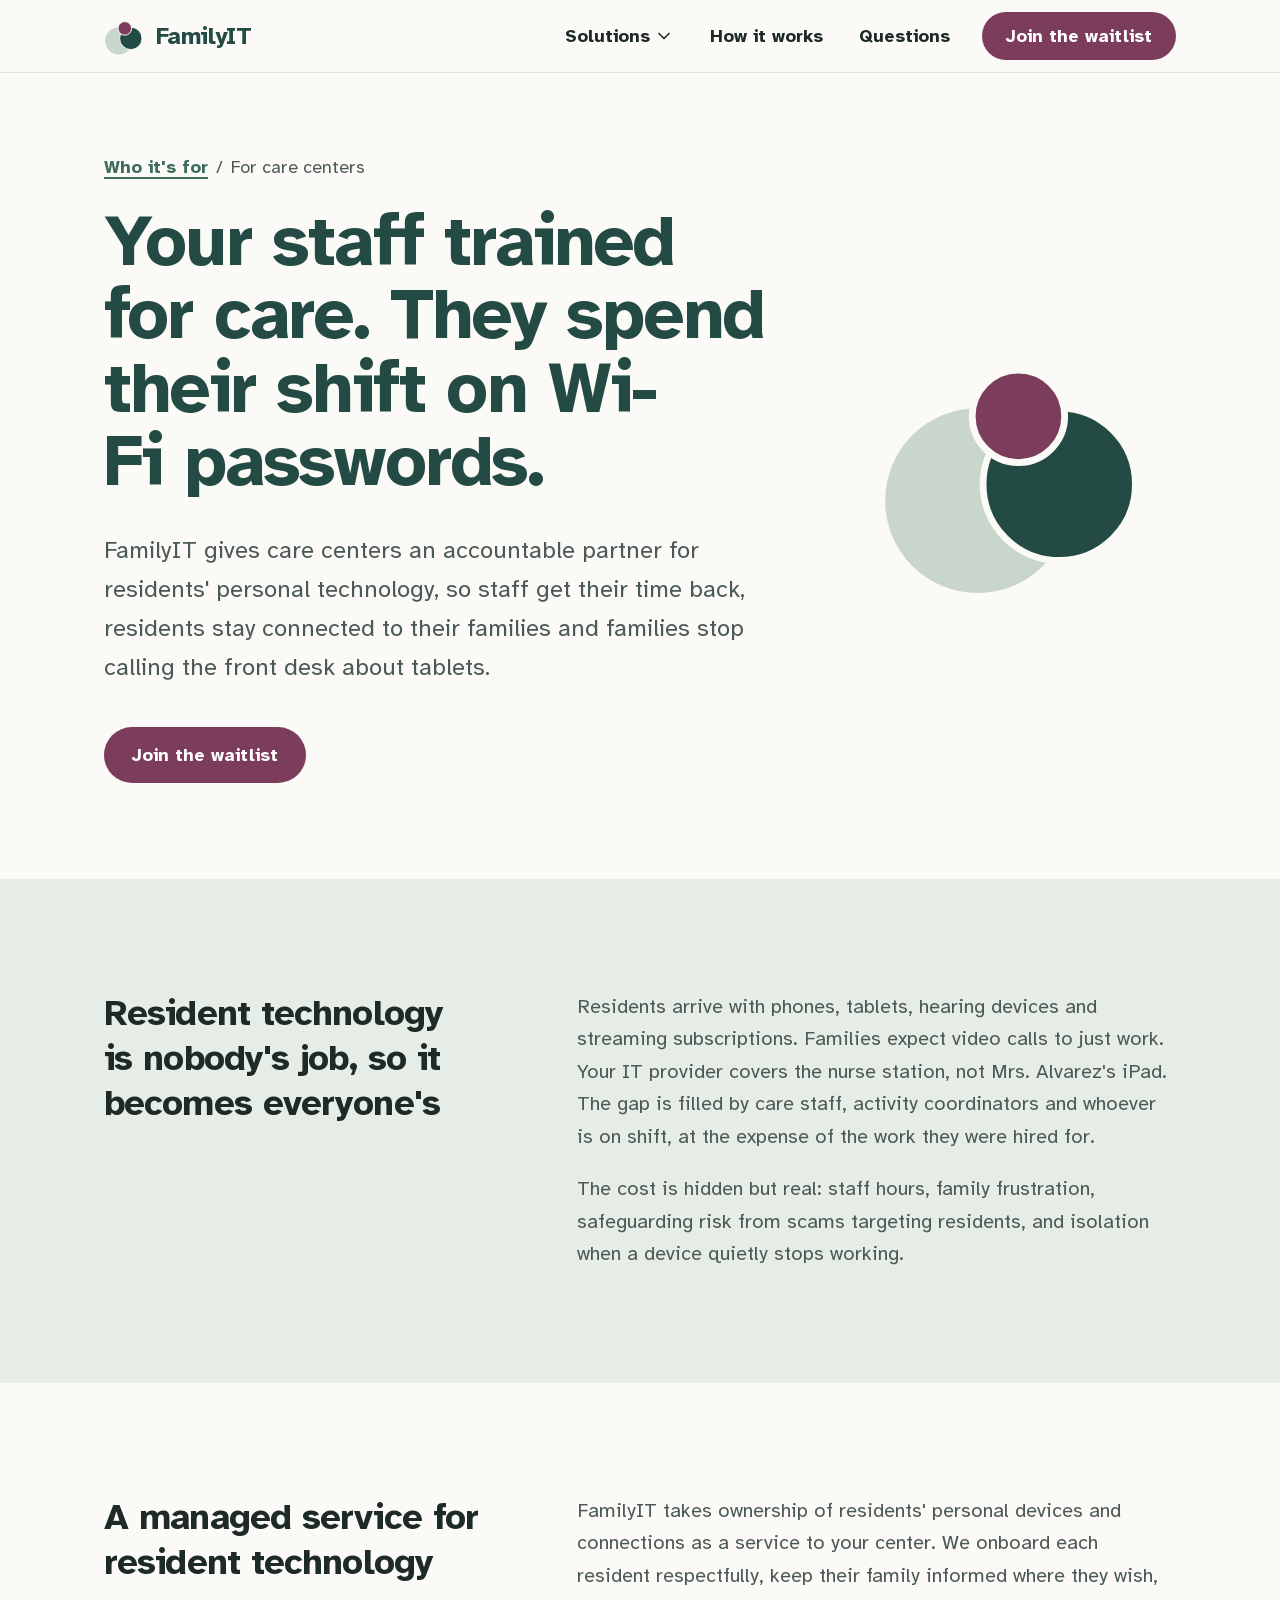
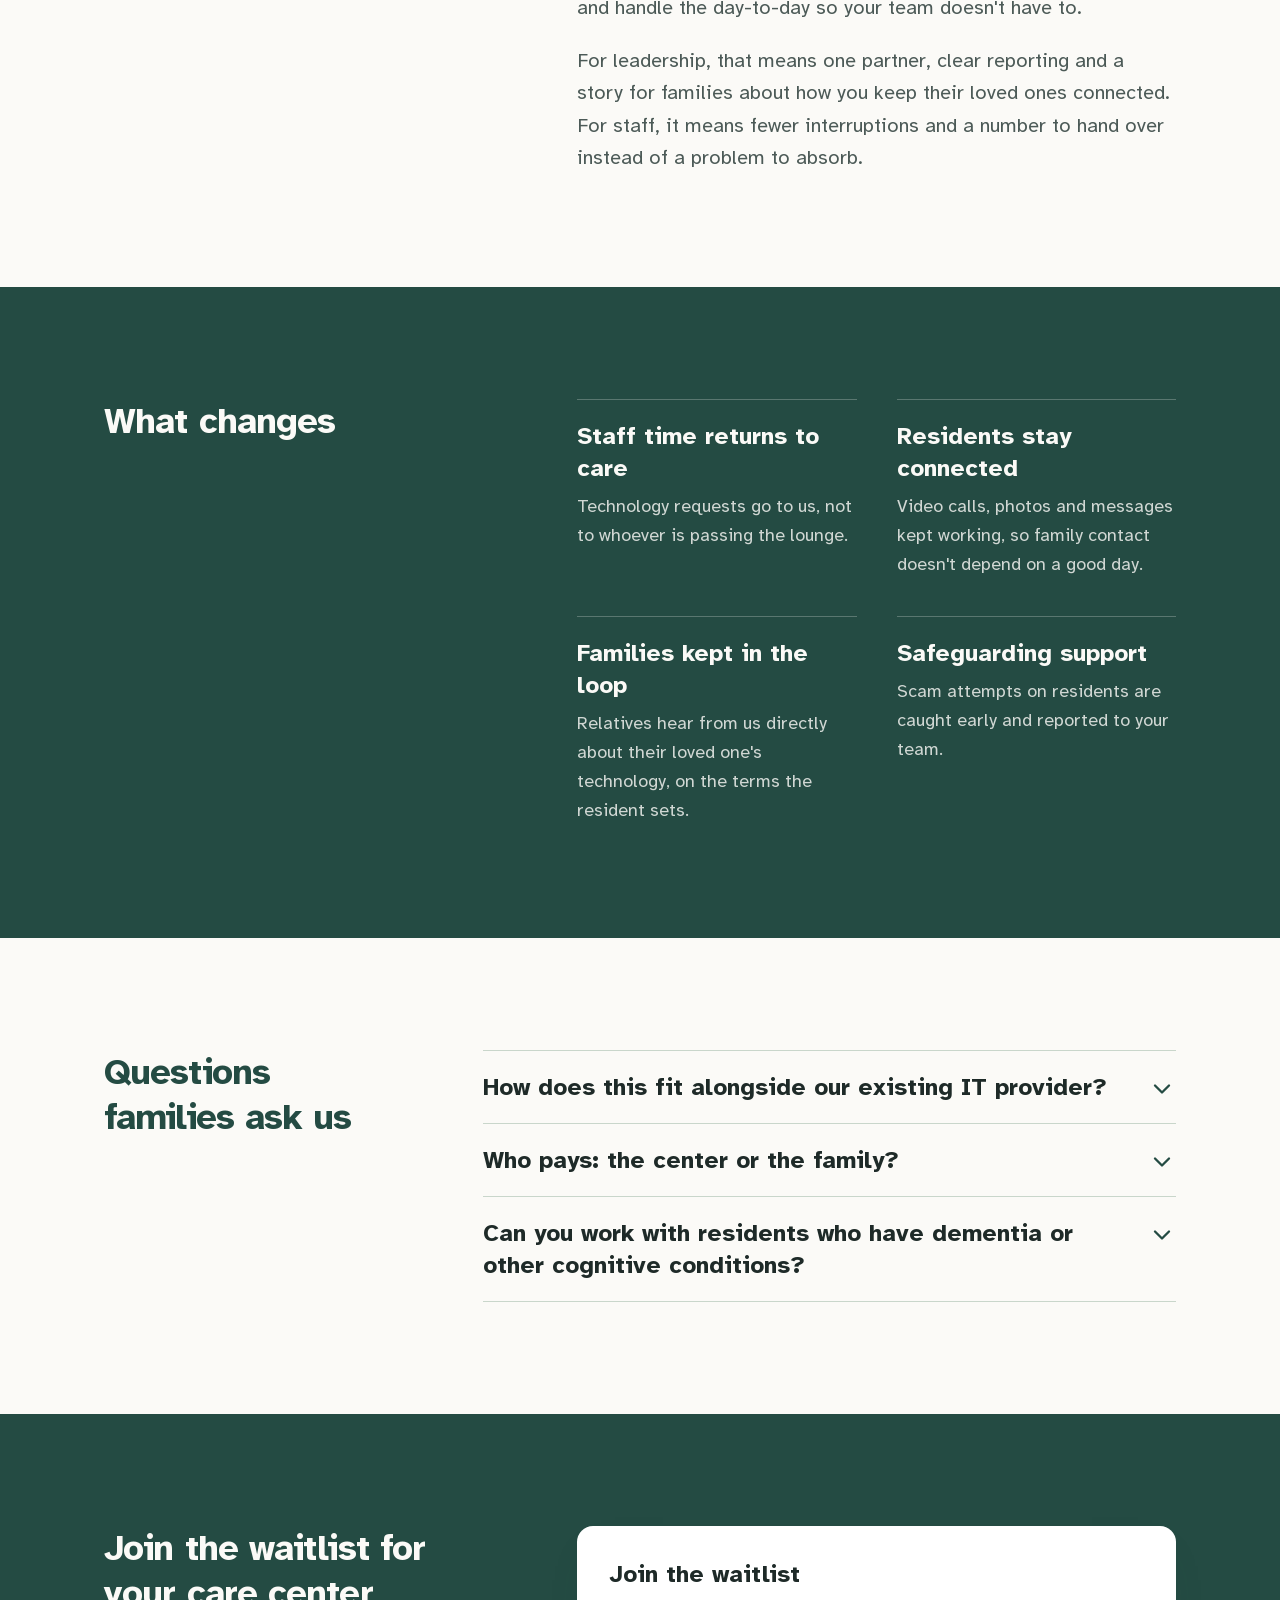
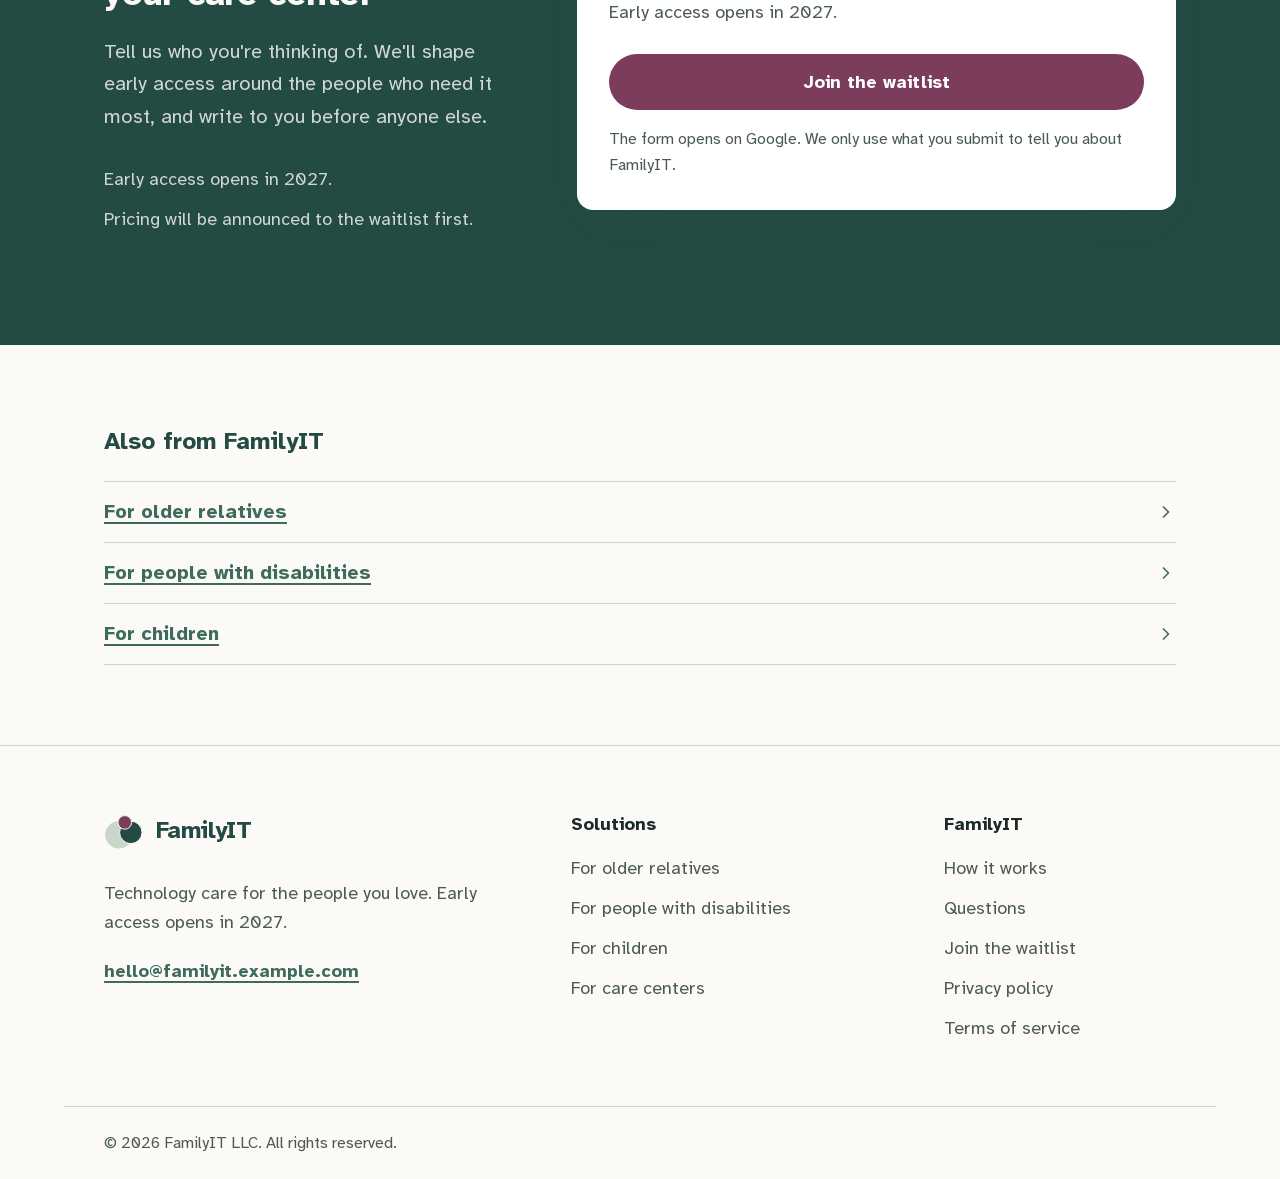
<file: solutions/care-centers/index.html>
<!DOCTYPE html><html lang="en" class="_1X-hxG_variable h-full"><head><meta charSet="utf-8"/><meta name="viewport" content="width=device-width, initial-scale=1"/><link rel="preload" href="/_next/static/media/191d227036512e10-s.p.0hs6q6udzld4a.woff2" as="font" crossorigin="" type="font/woff2"/><link rel="preload" href="/_next/static/media/8cccf984c8510bbf-s.p.2li_3lqay9qjq.woff2" as="font" crossorigin="" type="font/woff2"/><link rel="stylesheet" href="/_next/static/chunks/1l8vdhv8x1p7y.css" data-precedence="next"/><link rel="preload" as="script" fetchPriority="low" href="/_next/static/chunks/310vm2bl3xxpt.js"/><script src="/_next/static/chunks/1wnov70f88xjy.js" async=""></script><script src="/_next/static/chunks/23e6jep2anmtk.js" async=""></script><script src="/_next/static/chunks/0c98xzjfks9hq.js" async=""></script><script src="/_next/static/chunks/turbopack-077hmtqrhcoji.js" async=""></script><script src="/_next/static/chunks/3zt_16xndew4w.js" async=""></script><script src="/_next/static/chunks/3qfy96eoyh-ek.js" async=""></script><meta name="theme-color" content="#244b43"/><meta name="color-scheme" content="light"/><title>Resident technology care for care centers | FamilyIT</title><meta name="description" content="Managed technology support for residents of care homes and day centers: staff time protected, residents connected to families, one accountable partner."/><meta name="application-name" content="FamilyIT"/><link rel="author" href="https://familyit-app.github.io"/><meta name="author" content="FamilyIT"/><link rel="manifest" href="/manifest.webmanifest"/><meta name="keywords" content="technology care,tech support for seniors,tech help for elderly parents,accessible technology support,assistive technology setup,parental controls help,online safety for children,care home resident technology,family tech support waitlist"/><meta name="creator" content="FamilyIT"/><meta name="publisher" content="FamilyIT"/><meta name="robots" content="index, follow"/><meta name="googlebot" content="index, follow, max-video-preview:-1, max-image-preview:large, max-snippet:-1"/><meta name="category" content="technology"/><link rel="canonical" href="https://familyit-app.github.io/solutions/care-centers/"/><meta property="og:title" content="Resident technology care for care centers"/><meta property="og:description" content="Managed technology support for residents of care homes and day centers: staff time protected, residents connected to families, one accountable partner."/><meta property="og:url" content="https://familyit-app.github.io/solutions/care-centers/"/><meta property="og:image" content="https://familyit-app.github.io/solutions/care-centers/opengraph-image?16bfdbfcef99ad15"/><meta property="og:image:type" content="image/png"/><meta property="og:image:width" content="1200"/><meta property="og:image:height" content="630"/><meta property="og:type" content="website"/><meta name="twitter:card" content="summary_large_image"/><meta name="twitter:title" content="Resident technology care for care centers"/><meta name="twitter:description" content="Managed technology support for residents of care homes and day centers: staff time protected, residents connected to families, one accountable partner."/><meta name="twitter:image" content="https://familyit-app.github.io/solutions/care-centers/opengraph-image?16bfdbfcef99ad15"/><meta name="twitter:image:type" content="image/png"/><meta name="twitter:image:width" content="1200"/><meta name="twitter:image:height" content="630"/><link rel="icon" href="/icon.svg?icon.3rolkihuyfymg.svg" sizes="any" type="image/svg+xml"/><link rel="apple-touch-icon" href="/apple-icon?dedf885c36177838" type="image/png" sizes="180x180"/><meta name="next-size-adjust" content=""/><script src="/_next/static/chunks/0cz1d0mv5g_q7.js" noModule=""></script></head><body class="flex min-h-full flex-col"><div hidden=""><!--$--><!--/$--></div><a href="#main" class="sr-only focus:not-sr-only focus:fixed focus:left-4 focus:top-4 focus:z-50 focus:rounded-full focus:bg-pine focus:px-5 focus:py-3 focus:text-lg focus:font-bold focus:text-paper">Skip to main content</a><header class="sticky top-0 z-40 border-b border-sage-deep/60 bg-paper/95 backdrop-blur-sm"><div class="mx-auto w-full max-w-6xl px-6 sm:px-10 flex h-[4.5rem] items-center justify-between gap-6"><a class="flex items-center gap-3 rounded-lg text-2xl font-bold tracking-tight text-pine" href="/"><svg xmlns="http://www.w3.org/2000/svg" viewBox="0 0 200 200" class="size-10" aria-hidden="true" focusable="false"><circle cx="74" cy="124" r="68" fill="#c9d6cb"></circle><circle cx="134" cy="112" r="56" fill="#244b43" stroke="#fbfaf7" stroke-width="5"></circle><circle cx="104" cy="62" r="34" fill="#7c3c5c" stroke="#fbfaf7" stroke-width="5"></circle></svg>FamilyIT</a><nav aria-label="Primary" class="hidden items-center gap-1 lg:flex"><details class="group relative"><summary class="flex cursor-pointer items-center gap-1 rounded-full px-4 py-2 text-lg font-bold text-ink hover:bg-sage">Solutions<svg xmlns="http://www.w3.org/2000/svg" viewBox="0 0 24 24" fill="none" stroke="currentColor" stroke-width="2" stroke-linecap="round" stroke-linejoin="round" aria-hidden="true" focusable="false" class="details-chevron size-5 transition-transform"><path d="m6 9 6 6 6-6"></path></svg></summary><ul class="absolute left-0 top-full mt-2 w-72 rounded-2xl border border-sage-deep bg-paper p-2 shadow-card"><li><a class="block rounded-xl px-4 py-3 text-lg font-bold text-ink hover:bg-sage" href="/solutions/seniors/">For older relatives</a></li><li><a class="block rounded-xl px-4 py-3 text-lg font-bold text-ink hover:bg-sage" href="/solutions/disabilities/">For people with disabilities</a></li><li><a class="block rounded-xl px-4 py-3 text-lg font-bold text-ink hover:bg-sage" href="/solutions/children/">For children</a></li><li><a class="block rounded-xl px-4 py-3 text-lg font-bold text-ink hover:bg-sage" href="/solutions/care-centers/">For care centers</a></li></ul></details><a class="rounded-full px-4 py-2 text-lg font-bold text-ink hover:bg-sage" href="/#how-it-works">How it works</a><a class="rounded-full px-4 py-2 text-lg font-bold text-ink hover:bg-sage" href="/#faq">Questions</a><a href="https://forms.gle/j15QbKqQdQ5t855G7" class="ml-3 inline-flex min-h-12 items-center rounded-full bg-berry px-6 text-lg font-bold text-white hover:bg-berry-deep">Join the waitlist</a></nav><details class="relative lg:hidden"><summary class="flex min-h-12 cursor-pointer items-center gap-2 rounded-full border-2 border-pine px-4 text-lg font-bold text-pine" aria-label="Menu">Menu<svg xmlns="http://www.w3.org/2000/svg" viewBox="0 0 24 24" fill="none" stroke="currentColor" stroke-width="2" stroke-linecap="round" stroke-linejoin="round" aria-hidden="true" focusable="false" class="details-chevron size-5 transition-transform"><path d="m6 9 6 6 6-6"></path></svg></summary><nav aria-label="Mobile" class="absolute right-0 top-full mt-3 w-[min(20rem,calc(100vw-3rem))] rounded-2xl border border-sage-deep bg-paper p-3 shadow-card"><p class="px-3 pb-1 pt-2 text-base font-bold text-ink-soft">Solutions</p><ul><li><a class="block rounded-xl px-3 py-2.5 text-lg font-bold text-ink hover:bg-sage" href="/solutions/seniors/">For older relatives</a></li><li><a class="block rounded-xl px-3 py-2.5 text-lg font-bold text-ink hover:bg-sage" href="/solutions/disabilities/">For people with disabilities</a></li><li><a class="block rounded-xl px-3 py-2.5 text-lg font-bold text-ink hover:bg-sage" href="/solutions/children/">For children</a></li><li><a class="block rounded-xl px-3 py-2.5 text-lg font-bold text-ink hover:bg-sage" href="/solutions/care-centers/">For care centers</a></li></ul><ul class="mt-2 border-t border-sage-deep pt-2"><li><a class="block rounded-xl px-3 py-2.5 text-lg font-bold text-ink hover:bg-sage" href="/#how-it-works">How it works</a></li><li><a class="block rounded-xl px-3 py-2.5 text-lg font-bold text-ink hover:bg-sage" href="/#faq">Questions</a></li></ul><a href="https://forms.gle/j15QbKqQdQ5t855G7" class="mt-3 flex min-h-12 items-center justify-center rounded-full bg-berry px-5 text-lg font-bold text-white hover:bg-berry-deep">Join the waitlist</a></nav></details></div></header><main id="main" class="flex-1"><article><header class="pb-16 pt-12 sm:pt-16 lg:pb-24 lg:pt-20"><div class="mx-auto w-full max-w-6xl px-6 sm:px-10 grid items-center gap-10 lg:grid-cols-12 lg:gap-12"><div class="lg:col-span-8"><p class="text-lg text-ink-soft"><a class="font-bold text-moss underline decoration-2 underline-offset-4 hover:text-pine " href="/#who-its-for">Who it&#x27;s for</a><span aria-hidden="true" class="mx-2">/</span>For care centers</p><h1 class="mt-6 max-w-[18ch] text-display font-bold text-pine text-balance lg:text-display-lg">Your staff trained for care. They spend their shift on Wi-Fi passwords.</h1><p class="mt-8 max-w-[56ch] text-xl leading-relaxed text-ink-soft sm:text-2xl sm:leading-relaxed">FamilyIT gives care centers an accountable partner for residents&#x27; personal technology, so staff get their time back, residents stay connected to their families and families stop calling the front desk about tablets.</p><div class="mt-10"><a class="inline-flex min-h-14 items-center justify-center gap-2 rounded-full px-7 text-lg font-bold transition-colors duration-150 bg-berry text-white hover:bg-berry-deep " href="https://forms.gle/j15QbKqQdQ5t855G7">Join the waitlist</a></div></div><div class="order-first mx-auto w-36 sm:w-44 lg:order-none lg:col-span-4 lg:w-full lg:max-w-[17rem] lg:justify-self-end"><svg xmlns="http://www.w3.org/2000/svg" viewBox="0 0 200 200" class="aspect-square w-full" aria-hidden="true" focusable="false"><circle cx="74" cy="124" r="68" fill="#c9d6cb"></circle><circle cx="134" cy="112" r="56" fill="#244b43" stroke="#fbfaf7" stroke-width="5"></circle><circle cx="104" cy="62" r="34" fill="#7c3c5c" stroke="#fbfaf7" stroke-width="5"></circle></svg></div></div></header><section id="problem" aria-labelledby="problem-heading" class="scroll-mt-24 py-20 sm:py-28 bg-sage "><div class="mx-auto w-full max-w-6xl px-6 sm:px-10 grid gap-10 lg:grid-cols-12 lg:gap-16"><div class="lg:col-span-5"><h2 id="problem-heading" class="text-3xl font-bold leading-tight tracking-tight text-balance sm:text-4xl">Resident technology is nobody&#x27;s job, so it becomes everyone&#x27;s</h2></div><div class="lg:col-span-7"><div class="max-w-[62ch] space-y-5 text-lg leading-relaxed sm:text-xl text-ink-soft"><p>Residents arrive with phones, tablets, hearing devices and streaming subscriptions. Families expect video calls to just work. Your IT provider covers the nurse station, not Mrs. Alvarez&#x27;s iPad. The gap is filled by care staff, activity coordinators and whoever is on shift, at the expense of the work they were hired for.</p><p>The cost is hidden but real: staff hours, family frustration, safeguarding risk from scams targeting residents, and isolation when a device quietly stops working.</p></div></div></div></section><section id="solution" aria-labelledby="solution-heading" class="scroll-mt-24 py-20 sm:py-28  "><div class="mx-auto w-full max-w-6xl px-6 sm:px-10 grid gap-10 lg:grid-cols-12 lg:gap-16"><div class="lg:col-span-5"><h2 id="solution-heading" class="text-3xl font-bold leading-tight tracking-tight text-balance sm:text-4xl">A managed service for resident technology</h2></div><div class="lg:col-span-7"><div class="max-w-[62ch] space-y-5 text-lg leading-relaxed sm:text-xl text-ink-soft"><p>FamilyIT takes ownership of residents&#x27; personal devices and connections as a service to your center. We onboard each resident respectfully, keep their family informed where they wish, and handle the day-to-day so your team doesn&#x27;t have to.</p><p>For leadership, that means one partner, clear reporting and a story for families about how you keep their loved ones connected. For staff, it means fewer interruptions and a number to hand over instead of a problem to absorb.</p></div></div></div></section><section id="benefits" aria-labelledby="benefits-heading" class="scroll-mt-24 py-20 sm:py-28 bg-pine text-paper "><div class="mx-auto w-full max-w-6xl px-6 sm:px-10 grid gap-10 lg:grid-cols-12 lg:gap-16"><div class="lg:col-span-5"><h2 id="benefits-heading" class="text-3xl font-bold leading-tight tracking-tight text-balance sm:text-4xl">What changes</h2></div><div class="lg:col-span-7"><dl class="grid gap-x-10 gap-y-9 sm:grid-cols-2"><div class="border-t border-paper/25 pt-5"><dt class="text-2xl font-bold">Staff time returns to care</dt><dd class="mt-2 text-lg leading-relaxed text-paper/80">Technology requests go to us, not to whoever is passing the lounge.</dd></div><div class="border-t border-paper/25 pt-5"><dt class="text-2xl font-bold">Residents stay connected</dt><dd class="mt-2 text-lg leading-relaxed text-paper/80">Video calls, photos and messages kept working, so family contact doesn&#x27;t depend on a good day.</dd></div><div class="border-t border-paper/25 pt-5"><dt class="text-2xl font-bold">Families kept in the loop</dt><dd class="mt-2 text-lg leading-relaxed text-paper/80">Relatives hear from us directly about their loved one&#x27;s technology, on the terms the resident sets.</dd></div><div class="border-t border-paper/25 pt-5"><dt class="text-2xl font-bold">Safeguarding support</dt><dd class="mt-2 text-lg leading-relaxed text-paper/80">Scam attempts on residents are caught early and reported to your team.</dd></div></dl></div></div></section><section id="faq" aria-labelledby="faq-heading" class="scroll-mt-24 py-20 sm:py-28 "><div class="mx-auto w-full max-w-6xl px-6 sm:px-10 grid gap-10 lg:grid-cols-12 lg:gap-16"><h2 id="faq-heading" class="text-3xl font-bold leading-tight tracking-tight text-pine text-balance sm:text-4xl lg:col-span-4">Questions families ask us</h2><div class="lg:col-span-8"><div class="divide-y divide-sage-deep border-y border-sage-deep"><details class="group py-5"><summary class="flex cursor-pointer items-start justify-between gap-6 rounded-lg text-left text-xl font-bold text-ink sm:text-2xl"><span>How does this fit alongside our existing IT provider?</span><svg xmlns="http://www.w3.org/2000/svg" viewBox="0 0 24 24" fill="none" stroke="currentColor" stroke-width="2" stroke-linecap="round" stroke-linejoin="round" aria-hidden="true" focusable="false" class="details-chevron mt-1 size-7 shrink-0 text-pine transition-transform"><path d="m6 9 6 6 6-6"></path></svg></summary><p class="mt-4 max-w-[62ch] text-lg leading-relaxed text-ink-soft sm:text-xl">We don&#x27;t touch your clinical or corporate systems. We cover residents&#x27; personal devices and the connectivity they need, and we coordinate with your IT provider where the two meet, such as resident Wi-Fi.</p></details><details class="group py-5"><summary class="flex cursor-pointer items-start justify-between gap-6 rounded-lg text-left text-xl font-bold text-ink sm:text-2xl"><span>Who pays: the center or the family?</span><svg xmlns="http://www.w3.org/2000/svg" viewBox="0 0 24 24" fill="none" stroke="currentColor" stroke-width="2" stroke-linecap="round" stroke-linejoin="round" aria-hidden="true" focusable="false" class="details-chevron mt-1 size-7 shrink-0 text-pine transition-transform"><path d="m6 9 6 6 6-6"></path></svg></summary><p class="mt-4 max-w-[62ch] text-lg leading-relaxed text-ink-soft sm:text-xl">We&#x27;re designing for both models and will discuss what suits your center during early access. Join the waitlist and tell us about your community so we can follow up appropriately.</p></details><details class="group py-5"><summary class="flex cursor-pointer items-start justify-between gap-6 rounded-lg text-left text-xl font-bold text-ink sm:text-2xl"><span>Can you work with residents who have dementia or other cognitive conditions?</span><svg xmlns="http://www.w3.org/2000/svg" viewBox="0 0 24 24" fill="none" stroke="currentColor" stroke-width="2" stroke-linecap="round" stroke-linejoin="round" aria-hidden="true" focusable="false" class="details-chevron mt-1 size-7 shrink-0 text-pine transition-transform"><path d="m6 9 6 6 6-6"></path></svg></summary><p class="mt-4 max-w-[62ch] text-lg leading-relaxed text-ink-soft sm:text-xl">Yes, with care and in partnership with your staff and the family. Simple, consistent setups and gentle, repeated support are at the heart of how we work.</p></details></div></div></div></section><section id="waitlist" aria-labelledby="waitlist-heading" class="scroll-mt-24 bg-pine py-20 text-paper sm:py-28"><div class="mx-auto w-full max-w-6xl px-6 sm:px-10 grid gap-12 lg:grid-cols-12 lg:gap-16"><div class="lg:col-span-5"><h2 id="waitlist-heading" class="text-3xl font-bold leading-tight tracking-tight text-balance sm:text-4xl">Join the waitlist for your care center</h2><p class="mt-5 max-w-[48ch] text-lg leading-relaxed text-paper/80 sm:text-xl">Tell us who you&#x27;re thinking of. We&#x27;ll shape early access around the people who need it most, and write to you before anyone else.</p><ul class="mt-8 space-y-3 text-lg text-paper/80"><li>Early access opens in 2027<!-- -->.</li><li>Pricing will be announced to the waitlist first.</li></ul></div><div class="min-w-0 lg:col-span-7"><div class="rounded-2xl bg-white p-6 text-ink shadow-card sm:p-8"><h3 class="text-2xl font-bold">Join the waitlist</h3><p class="mt-2 text-lg text-ink-soft">Early access opens in 2027<!-- -->.</p><a href="https://forms.gle/j15QbKqQdQ5t855G7" class="mt-7 inline-flex min-h-14 w-full items-center justify-center rounded-full bg-berry px-7 text-lg font-bold text-white transition-colors hover:bg-berry-deep">Join the waitlist</a><p class="mt-4 text-base leading-relaxed text-ink-soft">The form opens on Google. We only use what you submit to tell you about FamilyIT.</p></div></div></div></section></article><nav aria-labelledby="other-heading" class="py-16 sm:py-20"><div class="mx-auto w-full max-w-6xl px-6 sm:px-10 "><h2 id="other-heading" class="text-2xl font-bold text-pine">Also from FamilyIT</h2><ul class="mt-6 divide-y divide-sage-deep border-y border-sage-deep"><li><a class="font-bold text-moss underline decoration-2 underline-offset-4 hover:text-pine flex items-center justify-between gap-4 py-4 text-xl no-underline hover:underline" href="/solutions/seniors/">For older relatives<svg xmlns="http://www.w3.org/2000/svg" viewBox="0 0 24 24" fill="none" stroke="currentColor" stroke-width="2" stroke-linecap="round" stroke-linejoin="round" aria-hidden="true" focusable="false" class="size-5 -rotate-90"><path d="m6 9 6 6 6-6"></path></svg></a></li><li><a class="font-bold text-moss underline decoration-2 underline-offset-4 hover:text-pine flex items-center justify-between gap-4 py-4 text-xl no-underline hover:underline" href="/solutions/disabilities/">For people with disabilities<svg xmlns="http://www.w3.org/2000/svg" viewBox="0 0 24 24" fill="none" stroke="currentColor" stroke-width="2" stroke-linecap="round" stroke-linejoin="round" aria-hidden="true" focusable="false" class="size-5 -rotate-90"><path d="m6 9 6 6 6-6"></path></svg></a></li><li><a class="font-bold text-moss underline decoration-2 underline-offset-4 hover:text-pine flex items-center justify-between gap-4 py-4 text-xl no-underline hover:underline" href="/solutions/children/">For children<svg xmlns="http://www.w3.org/2000/svg" viewBox="0 0 24 24" fill="none" stroke="currentColor" stroke-width="2" stroke-linecap="round" stroke-linejoin="round" aria-hidden="true" focusable="false" class="size-5 -rotate-90"><path d="m6 9 6 6 6-6"></path></svg></a></li></ul></div></nav><script type="application/ld+json">{"@context":"https://schema.org","@graph":[{"@type":"WebPage","@id":"https://familyit-app.github.io/solutions/care-centers","url":"https://familyit-app.github.io/solutions/care-centers","name":"Resident technology care for care centers","description":"Managed technology support for residents of care homes and day centers: staff time protected, residents connected to families, one accountable partner.","isPartOf":{"@id":"https://familyit-app.github.io/#website"},"about":{"@id":"https://familyit-app.github.io/solutions/care-centers#service"},"inLanguage":"en-US"},{"@type":"Service","@id":"https://familyit-app.github.io/solutions/care-centers#service","name":"FamilyIT: Resident technology care for care centers","description":"Managed technology support for residents of care homes and day centers: staff time protected, residents connected to families, one accountable partner.","serviceType":"Technology care and support","provider":{"@id":"https://familyit-app.github.io/#organization"},"areaServed":"the United States","audience":{"@type":"Audience","audienceType":"care centers"},"url":"https://familyit-app.github.io/solutions/care-centers"}]}</script><script type="application/ld+json">{"@context":"https://schema.org","@type":"FAQPage","@id":"https://familyit-app.github.io/solutions/care-centers#faq","mainEntity":[{"@type":"Question","name":"How does this fit alongside our existing IT provider?","acceptedAnswer":{"@type":"Answer","text":"We don't touch your clinical or corporate systems. We cover residents' personal devices and the connectivity they need, and we coordinate with your IT provider where the two meet, such as resident Wi-Fi."}},{"@type":"Question","name":"Who pays: the center or the family?","acceptedAnswer":{"@type":"Answer","text":"We're designing for both models and will discuss what suits your center during early access. Join the waitlist and tell us about your community so we can follow up appropriately."}},{"@type":"Question","name":"Can you work with residents who have dementia or other cognitive conditions?","acceptedAnswer":{"@type":"Answer","text":"Yes, with care and in partnership with your staff and the family. Simple, consistent setups and gentle, repeated support are at the heart of how we work."}}]}</script><!--$--><!--/$--></main><footer class="border-t border-sage-deep bg-paper"><div class="mx-auto w-full max-w-6xl px-6 sm:px-10 grid gap-12 py-16 lg:grid-cols-12"><div class="lg:col-span-5"><a class="inline-flex items-center gap-3 rounded-lg text-2xl font-bold tracking-tight text-pine" href="/"><svg xmlns="http://www.w3.org/2000/svg" viewBox="0 0 200 200" class="size-10" aria-hidden="true" focusable="false"><circle cx="74" cy="124" r="68" fill="#c9d6cb"></circle><circle cx="134" cy="112" r="56" fill="#244b43" stroke="#fbfaf7" stroke-width="5"></circle><circle cx="104" cy="62" r="34" fill="#7c3c5c" stroke="#fbfaf7" stroke-width="5"></circle></svg>FamilyIT</a><p class="mt-5 max-w-sm text-lg leading-relaxed text-ink-soft">Technology care for the people you love<!-- -->. <!-- -->Early access opens in 2027<!-- -->.</p><p class="mt-5 text-lg"><a href="mailto:hello@familyit.example.com" class="font-bold text-moss underline decoration-2 underline-offset-4 hover:text-pine">hello@familyit.example.com</a></p></div><nav aria-label="Solutions" class="lg:col-span-4"><h2 class="text-lg font-bold">Solutions</h2><ul class="mt-4 space-y-3 text-lg"><li><a class="text-ink-soft hover:text-pine hover:underline" href="/solutions/seniors/">For older relatives</a></li><li><a class="text-ink-soft hover:text-pine hover:underline" href="/solutions/disabilities/">For people with disabilities</a></li><li><a class="text-ink-soft hover:text-pine hover:underline" href="/solutions/children/">For children</a></li><li><a class="text-ink-soft hover:text-pine hover:underline" href="/solutions/care-centers/">For care centers</a></li></ul></nav><nav aria-label="Site" class="lg:col-span-3"><h2 class="text-lg font-bold">FamilyIT</h2><ul class="mt-4 space-y-3 text-lg"><li><a class="text-ink-soft hover:text-pine hover:underline" href="/#how-it-works">How it works</a></li><li><a class="text-ink-soft hover:text-pine hover:underline" href="/#faq">Questions</a></li><li><a href="https://forms.gle/j15QbKqQdQ5t855G7" class="text-ink-soft hover:text-pine hover:underline">Join the waitlist</a></li><li><a class="text-ink-soft hover:text-pine hover:underline" href="/privacy/">Privacy policy</a></li><li><a class="text-ink-soft hover:text-pine hover:underline" href="/terms/">Terms of service</a></li></ul></nav></div><div class="mx-auto w-full max-w-6xl px-6 sm:px-10 border-t border-sage-deep py-6 text-base text-ink-soft">© <!-- -->2026<!-- --> <!-- -->FamilyIT LLC<!-- -->. All rights reserved.</div></footer><script type="application/ld+json">{"@context":"https://schema.org","@graph":[{"@type":"Organization","@id":"https://familyit-app.github.io/#organization","name":"FamilyIT","legalName":"FamilyIT LLC","url":"https://familyit-app.github.io","logo":{"@type":"ImageObject","url":"https://familyit-app.github.io/icon.svg"},"email":"hello@familyit.example.com","foundingDate":"2026","contactPoint":[{"@type":"ContactPoint","contactType":"customer support","email":"hello@familyit.example.com","availableLanguage":["English"]}]},{"@type":"WebSite","@id":"https://familyit-app.github.io/#website","name":"FamilyIT","url":"https://familyit-app.github.io","description":"FamilyIT keeps the people you care for connected, safe and confident with their technology: older parents, family members with disabilities, children, and the residents of care centers. Join the waitlist.","publisher":{"@id":"https://familyit-app.github.io/#organization"},"inLanguage":"en-US"}]}</script><script id="_R_">(globalThis["TURBOPACK"] || (globalThis["TURBOPACK"] = [])).push({"otherChunks":["static/chunks/310vm2bl3xxpt.js","static/chunks/1wnov70f88xjy.js","static/chunks/23e6jep2anmtk.js","static/chunks/0c98xzjfks9hq.js"],"runtimeModuleIds":[94553]});</script><script src="/_next/static/chunks/310vm2bl3xxpt.js" async=""></script><script>(self.__next_f=self.__next_f||[]).push([0])</script><script>self.__next_f.push([1,"1:\"$Sreact.fragment\"\n2:\"/_next/static/chunks/3zt_16xndew4w.js\"\n3:I[22016,[\"$2\"],\"\"]\n10:I[68027,[\"$2\"],\"default\",1]\n:HL[\"/_next/static/chunks/1l8vdhv8x1p7y.css\",\"style\"]\n:HL[\"/_next/static/media/191d227036512e10-s.p.0hs6q6udzld4a.woff2\",\"font\",{\"crossOrigin\":\"\",\"type\":\"font/woff2\"}]\n:HL[\"/_next/static/media/8cccf984c8510bbf-s.p.2li_3lqay9qjq.woff2\",\"font\",{\"crossOrigin\":\"\",\"type\":\"font/woff2\"}]\na:X\nd:[[\"children\",{\"s\":\"__PAGE__\",\"h\":512,\"d\":{\"r\":\"$Le\",\"p\":false,\"v\":null}}]]\nb:[[\"children\",{\"s\":\"care-centers\",\"h\":512,\"d\":{\"r\":\"$Lc\",\"p\":false,\"v\":\"$a\"},\"c\":\"$Qd\"}]]\n8:[[\"children\",{\"s\":\"solutions\",\"h\":512,\"d\":{\"r\":\"$L9\",\"p\":false,\"v\":\"$a\"},\"c\":\"$Qb\"}]]\n0:{\"P\":null,\"c\":[\"\",\"solutions\",\"care-centers\",\"\"],\"q\":\"\",\"i\":false,\"t\":{\"t\":{\"s\":\"\",\"h\":528,\"d\":{\"r\":[\"$\",\"$1\",\"c\",{\"children\":[[[\"$\",\"link\",\"0\",{\"rel\":\"stylesheet\",\"href\":\"/_next/static/chunks/1l8vdhv8x1p7y.css\",\"precedence\":\"next\",\"crossOrigin\":\"$undefined\",\"nonce\":\"$undefined\"}],[\"$\",\"script\",\"script-0\",{\"src\":\"/_next/static/chunks/3zt_16xndew4w.js\",\"async\":true,\"nonce\":\"$undefined\"}]],[\"$\",\"html\",null,{\"lang\":\"en\",\"className\":\"_1X-hxG_variable h-full\",\"children\":[\"$\",\"body\",null,{\"className\":\"flex min-h-full flex-col\",\"children\":[[\"$\",\"a\",null,{\"href\":\"#main\",\"className\":\"sr-only focus:not-sr-only focus:fixed focus:left-4 focus:top-4 focus:z-50 focus:rounded-full focus:bg-pine focus:px-5 focus:py-3 focus:text-lg focus:font-bold focus:text-paper\",\"children\":\"Skip to main content\"}],[\"$\",\"header\",null,{\"className\":\"sticky top-0 z-40 border-b border-sage-deep/60 bg-paper/95 backdrop-blur-sm\",\"children\":[\"$\",\"div\",null,{\"className\":\"mx-auto w-full max-w-6xl px-6 sm:px-10 flex h-[4.5rem] items-center justify-between gap-6\",\"children\":[[\"$\",\"$L3\",null,{\"href\":\"/\",\"className\":\"flex items-center gap-3 rounded-lg text-2xl font-bold tracking-tight text-pine\",\"children\":[[\"$\",\"svg\",null,{\"xmlns\":\"http://www.w3.org/2000/svg\",\"viewBox\":\"0 0 200 200\",\"className\":\"size-10\",\"aria-hidden\":true,\"role\":\"$undefined\",\"focusable\":\"false\",\"children\":[null,[\"$\",\"circle\",null,{\"cx\":\"74\",\"cy\":\"124\",\"r\":\"68\",\"fill\":\"#c9d6cb\"}],[\"$\",\"circle\",null,{\"cx\":\"134\",\"cy\":\"112\",\"r\":\"56\",\"fill\":\"#244b43\",\"stroke\":\"#fbfaf7\",\"strokeWidth\":\"5\"}],[\"$\",\"circle\",null,{\"cx\":\"104\",\"cy\":\"62\",\"r\":\"34\",\"fill\":\"#7c3c5c\",\"stroke\":\"#fbfaf7\",\"strokeWidth\":\"5\"}]]}],\"FamilyIT\"]}],[\"$\",\"nav\",null,{\"aria-label\":\"Primary\",\"className\":\"hidden items-center gap-1 lg:flex\",\"children\":[[\"$\",\"details\",null,{\"className\":\"group relative\",\"children\":[[\"$\",\"summary\",null,{\"className\":\"flex cursor-pointer items-center gap-1 rounded-full px-4 py-2 text-lg font-bold text-ink hover:bg-sage\",\"children\":[\"Solutions\",[\"$\",\"svg\",null,{\"xmlns\":\"http://www.w3.org/2000/svg\",\"viewBox\":\"0 0 24 24\",\"fill\":\"none\",\"stroke\":\"currentColor\",\"strokeWidth\":\"2\",\"strokeLinecap\":\"round\",\"strokeLinejoin\":\"round\",\"aria-hidden\":true,\"role\":\"$undefined\",\"focusable\":\"false\",\"className\":\"details-chevron size-5 transition-transform\",\"children\":[null,[\"$\",\"path\",null,{\"d\":\"m6 9 6 6 6-6\"}]]}]]}],[\"$\",\"ul\",null,{\"className\":\"absolute left-0 top-full mt-2 w-72 rounded-2xl border border-sage-deep bg-paper p-2 shadow-card\",\"children\":[[\"$\",\"li\",\"seniors\",{\"children\":[\"$\",\"$L3\",null,{\"href\":\"/solutions/seniors\",\"className\":\"block rounded-xl px-4 py-3 text-lg font-bold text-ink hover:bg-sage\",\"children\":\"For older relatives\"}]}],[\"$\",\"li\",\"disabilities\",{\"children\":[\"$\",\"$L3\",null,{\"href\":\"/solutions/disabilities\",\"className\":\"block rounded-xl px-4 py-3 text-lg font-bold text-ink hover:bg-sage\",\"children\":\"For people with disabilities\"}]}],[\"$\",\"li\",\"children\",{\"children\":[\"$\",\"$L3\",null,{\"href\":\"/solutions/children\",\"className\":\"block rounded-xl px-4 py-3 text-lg font-bold text-ink hover:bg-sage\",\"children\":\"For children\"}]}],[\"$\",\"li\",\"care-centers\",{\"children\":[\"$\",\"$L3\",null,{\"href\":\"/solutions/care-centers\",\"className\":\"block rounded-xl px-4 py-3 text-lg font-bold text-ink hover:bg-sage\",\"children\":\"For care centers\"}]}]]}]]}],[[\"$\",\"$L3\",\"/#how-it-works\",{\"href\":\"/#how-it-works\",\"className\":\"rounded-full px-4 py-2 text-lg font-bold text-ink hover:bg-sage\",\"children\":\"How it works\"}],[\"$\",\"$L3\",\"/#faq\",{\"href\":\"/#faq\",\"className\":\"rounded-full px-4 py-2 text-lg font-bold text-ink hover:bg-sage\",\"children\":\"Questions\"}]],[\"$\",\"a\",null,{\"href\":\"https://forms.gle/j15QbKqQdQ5t855G7\",\"className\":\"ml-3 inline-flex min-h-12 items-center rounded-full bg-berry px-6 text-lg font-bold text-white hover:bg-berry-deep\",\"children\":\"Join the waitlist\"}]]}],[\"$\",\"details\",null,{\"className\":\"relative lg:hidden\",\"children\":[[\"$\",\"summary\",null,{\"className\":\"flex min-h-12 cursor-pointer items-center gap-2 rounded-full border-2 border-pine px-4 text-lg font-bold text-pine\",\"aria-label\":\"Menu\",\"children\":[\"Menu\",[\"$\",\"svg\",null,{\"xmlns\":\"http://www.w3.org/2000/svg\",\"viewBox\":\"0 0 24 24\",\"fill\":\"none\",\"stroke\":\"currentColor\",\"strokeWidth\":\"2\",\"strokeLinecap\":\"round\",\"strokeLinejoin\":\"round\",\"aria-hidden\":true,\"role\":\"$undefined\",\"focusable\":\"false\",\"className\":\"details-chevron size-5 transition-transform\",\"children\":[null,\"$0:t:t:d:r:props:children:1:props:children:props:children:1:props:children:props:children:1:props:children:0:props:children:0:props:children:1:props:children:1\"]}]]}],\"$L4\"]}]]}]}],\"$L5\",\"$L6\",\"$L7\"]}]}]]}],\"p\":false,\"v\":null},\"c\":\"$Q8\"},\"h\":{\"r\":\"$Lf\",\"p\":false,\"v\":null}},\"m\":\"$undefined\",\"G\":[\"$10\",[\"$L11\"]],\"S\":true,\"r\":\"$undefined\",\"s\":\"$undefined\",\"a\":\"$undefined\",\"l\":\"$undefined\",\"p\":\"$undefined\",\"d\":\"$undefined\",\"b\":\"PUAVdce_Q2qbrEKSQjdPb\"}\n12:\"/_next/static/chunks/3qfy96eoyh-ek.js\"\n13:I[39756,[\"$12\"],\"default\"]\n14:I[37457,[\"$12\"],\"default\"]\n1d:\"ViewportBoundary\"\n1e:I[97367,[\"$12\"],\"$1d\"]\n20:\"MetadataBoundary\"\n21:I[97367,[\"$12\"],\"$20\"]\n22:\"$Sreact.suspense\"\n4:[\"$\",\"nav\",null,{\"aria-label\":\"Mobile\",\"className\":\"absolute right-0 top-full mt-3 w-[min(20rem,calc(100vw-3rem))] rounded-2xl border border-sage-deep bg-paper p-3 shadow-card\",\"children\":[[\"$\",\"p\",null,{\"className\":\"px-3 pb-1 pt-2 text-base font-bold text-ink-soft\",\"children\":\"Solutions\"}],[\"$\",\"ul\",null,{\"children\":[[\"$\",\"li\",\"seniors\",{\"children\":[\"$\",\"$L3\",null,{\"href\":\"/solutions/seniors\",\"className\":\"block rounded-xl px-3 py-2.5 text-lg font-bold text-ink hover:bg-sage\",\"children\":\"For older relatives\"}]}],[\"$\",\"li\",\"disabilities\",{\"children\":[\"$\",\"$L3\",null,{\"href\":\"/solutions/disabilities\",\"className\":\"block rounded-xl px-3 py-2.5 text-lg font-bold text-ink hover:bg-sage\",\"children\":\"For people with disabilities\"}]}],[\"$\",\"li\",\"children\",{\"children\":[\"$\",\"$L3\",null,{\"href\":\"/solutions/children\",\"className\":\"block rounded-xl px-3 py-2.5 text-lg font-bold text-ink hover:bg-sage\",\"children\":\"For children\"}]}],[\"$\",\"li\",\"care-centers\",{\"children\":[\"$\",\"$L3\",null,{\"href\":\"/solutions/care-centers\",\"className\":\"block rounded-xl px-3 py-2.5 text-lg font-bold text-ink hover:bg-sage\",\"children\":\"For care centers\"}]}]]}],[\"$\",\"ul\",null,{\"className\":\"mt-2 border-t border-sage-deep pt-2\",\"children\":[[\"$\",\"li\",\"/#how-it-works\",{\"children\":[\"$\",\"$L3\",null,{\"href\":\"/#how-it-works\",\"className\":\"block rounded-xl px-3 py-2.5 text-lg font-bold text-ink hover:bg-sage\",\"children\":\"How it works\"}]}],[\"$\",\"li\",\"/#faq\",{\"children\":[\"$\",\"$L3\",null,{\"href\":\"/#faq\",\"className\":\"block rounded-xl px-3 py-2.5 text-lg font-bold text-ink hover:bg-sage\",\"children\":\"Questions\"}]}]]}],[\"$\",\"a\",null,{\"href\":\"https://forms.gle/j15QbKqQdQ5t855G7\",\"className\":\"mt-3 flex min-h-12 items-center justify-center rounded-full bg-berry px-5 text-lg font-bold text-white hover:bg-berry-deep\",\"children\":\"Join the waitlist\"}]]}]\n5:[\"$\",\"main\",null,{\"id\":\"main\",\"className\":\"flex-1\",\"children\":[\"$\",\"$L13\",null,{\"parallelRouterKey\":\"children\",\"error\":\"$undefined\",\"errorStyles\":\"$undefined\",\"errorScripts\":\"$undefined\",\"template\":[\"$\",\"$L14\",null,{}],\"templateStyles\":\"$undefined\",\"templateScripts\":\"$undefined\",\"notFound\":[[[\"$\",\"title\",null,{\"children\":\"404: This page could not be found.\"}],[\"$\",\"div\",null,{\"style\":{\"fontFamily\":\"system-ui,\\\"Segoe UI\\\",Roboto,Helvetica,Arial,sans-serif,\\\"Apple Color Emoji\\\",\\\"Segoe UI Emoji\\\"\",\"height\":\"100vh\",\"textAlign\":\"center\",\"display\":\"flex\",\"flexDirection\":\"column\",\"alignItems\":\"center\",\"justifyContent\":\"center\"},\"children\":[\"$\",\"div\",null,{\"children\":[[\"$\",\"style\",null,{\"dangerouslySetInnerHTML\":{\"__html\":\"body{color:#000;background:#fff;margin:0}.next-error-h1{border-right:1px solid rgba(0,0,0,.3)}@media (prefers-color-scheme:dark){body{color:#fff;background:#000}.next-error-h1{border-right:1px solid rgba(255,255,255,.3)}}\"}}],[\"$\",\"h1\",null,{\"className\":\"next-error-h1\",\"style\":{\"display\":\"inline-block\",\"margin\":\"0 20px 0 0\",\"padding\":\"0 23px 0 0\",\"fontSize\":24,\"fontWeight\":500,\"verticalAlign\":\"top\",\"lineHeight\":\"49px\"},\"children\":404}],[\"$\",\"div\",null,{\"style\":{\"display\":\"inline-block\"},\"children\":[\"$\",\"h2\",null,{\"style\":{\"fontSize\":14,\"fontWeight\":400,\"lineHeight\":\"49px\",\"margin\":0},\"children\":\"This page could not be found.\"}]}]]}]}]],[]],\"forbidden\":\"$undefined\",\"unauthorized\":\"$undefined\"}]}]\n6:[\"$\",\"footer\",null,{\"className\":\"border-t border-sage-deep bg-paper\",\"children\":[[\"$\",\"div\",null,{\"className\":\"mx-auto w-full max-w-6xl px-6 sm:px-10 grid gap-12 py-16 lg:grid-cols-12\",\"children\":[[\"$\",\"div\",null,{\"className\":\"lg:col-span-5\",\"children\":[[\"$\",\"$L3\",null,{\"href\":\"/\",\"className\":\"inline-flex items-center gap-3 rounded-lg text-2xl font-bold tracking-tight text-pine\",\"children\":[[\"$\",\"svg\",null,{\"xmlns\":\"http://www.w3.org/2000/svg\",\"viewBox\":\"0 0 200 200\",\"className\":\"size-10\",\"aria-hidden\":true,\"role\":\"$undefined\",\"focusable\":\"false\",\"children\":[null,[\"$\",\"circle\",null,{\"cx\":\"74\",\"cy\":\"124\",\"r\":\"68\",\"fill\":\"#c9d6cb\"}],[\"$\",\"circle\",null,{\"cx\":\"134\",\"cy\":\"112\",\"r\":\"56\",\"fill\":\"#244b43\",\"stroke\":\"#fbfaf7\",\"strokeWidth\":\"5\"}],[\"$\",\"circle\",null,{\"cx\":\"104\",\"cy\":\"62\",\"r\":\"34\",\"fill\":\"#7c3c5c\",\"stroke\":\"#fbfaf7\",\"strokeWidth\":\"5\"}]]}],\"FamilyIT\"]}],[\"$\",\"p\",null,{\"className\":\"mt-5 max-w-sm text-lg leading-relaxed text-ink-soft\",\"children\":[\"Technology care for the people you love\",\". \",\"Early access opens in 2027\",\".\"]}],[\"$\",\"p\",null,{\"className\":\"mt-5 text-lg\",\"children\":[\"$\",\"a\",null,{\"href\":\"mailto:hello@familyit.example.com\",\"className\":\"font-bold text-moss underline decoration-2 underline-offset-4 hover:text-pine\",\"children\":\"hello@familyit.example.com\"}]}]]}],[\"$\",\"nav\",null,{\"aria-label\":\"Solutions\",\"className\":\"lg:col-span-4\",\"children\":[[\"$\",\"h2\",null,{\"className\":\"text-lg font-bold\",\"children\":\"Solutions\"}],[\"$\",\"ul\",null,{\"className\":\"mt-4 space-y-3 text-lg\",\"children\":[[\"$\",\"li\",\"seniors\",{\"children\":[\"$\",\"$L3\",null,{\"href\":\"/solutions/seniors\",\"className\":\"text-ink-soft hover:text-pine hover:underline\",\"children\":\"For older relatives\"}]}],[\"$\",\"li\",\"disabilities\",{\"children\":[\"$\",\"$L3\",null,{\"href\":\"/solutions/disabilities\",\"className\":\"text-ink-soft hover:text-pine hover:underline\",\"children\":\"For people with disabilities\"}]}],[\"$\",\"li\",\"children\",{\"children\":[\"$\",\"$L3\",null,{\"href\":\"/solutions/children\",\"className\":\"text-ink-soft hover:text-pine hover:underline\",\"children\":\"For children\"}]}],[\"$\",\"li\",\"care-centers\",{\"children\":[\"$\",\"$L3\",null,{\"href\":\"/solutions/care-centers\",\"className\":\"text-ink-soft hover:text-pine hover:underline\",\"children\":\"For care centers\"}]}]]}]]}],[\"$\",\"nav\",null,{\"aria-label\":\"Site\",\"className\":\"lg:col-span-3\",\"children\":[[\"$\",\"h2\",null,{\"className\":\"text-lg font-bold\",\"children\":\"FamilyIT\"}],[\"$\",\"ul\",null,{\"className\":\"mt-4 space-y-3 text-lg\",\"children\":[[\"$\",\"li\",null,{\"children\":[\"$\",\"$L3\",null,{\"href\":\"/#how-it-works\",\"className\":\"text-ink-soft hover:text-pine hover:underline\",\"children\":\"How it works\"}]}],[\"$\",\"li\",null,{\"children\":[\"$\",\"$L3\",null,{\"href\":\"/#faq\",\"className\":\"text-ink-soft hover:text-pine hover:underline\",\"children\":\"Questions\"}]}],[\"$\",\"li\",null,{\"children\":[\"$\",\"a\",null,{\"href\":\"https://forms.gle/j15QbKqQdQ5t855G7\",\"className\":\"text-ink-soft hover:text-pine hover:underline\",\"children\":\"Join the waitlist\"}]}],[\"$\",\"li\",null,{\"children\":[\"$\",\"$L3\",null,{\"href\":\"/privacy\",\"className\":\"text-ink-soft hover:text-pine hover:underline\",\"children\":\"Privacy policy\"}]}],[\"$\",\"li\",null,{\"children\":[\"$\",\"$L3\",null,{\"href\":\"/terms\",\"className\":\"text-ink-soft hover:text-pine hover:underline\",\"children\":\"Terms of service\"}]}]]}]]}]]}],[\"$\",\"div\",null,{\"className\":\"mx-auto w-full max-w-6xl px-6 sm:px-10 border-t border-sage-deep py-6 text-base text-ink-soft\",\"children\":[\"© \",\"2026\",\" \",\"FamilyIT LLC\",\". All rights reserved.\"]}]]}]\n7:[\"$\",\"script\",null,{\"type\":\"application/ld+json\",\"dangerouslySetInnerHTML\":{\"__html\":\"{\\\"@context\\\":\\\"https://schema.org\\\",\\\"@graph\\\":[{\\\"@type\\\":\\\"Organization\\\",\\\"@id\\\":\\\"https://familyit-app.github.io/#organization\\\",\\\"name\\\":\\\"FamilyIT\\\",\\\"legalName\\\":\\\"FamilyIT LLC\\\",\\\"url\\\":\\\"https://familyit-app.github.io\\\",\\\"logo\\\":{\\\"@type\\\":\\\"ImageObject\\\",\\\"url\\\":\\\"https://familyit-app.github.io/icon.svg\\\"},\\\"email\\\":\\\"hello@familyit.example.com\\\",\\\"foundingDate\\\":\\\"2026\\\",\\\"contactPoint\\\":[{\\\"@type\\\":\\\"ContactPoint\\\",\\\"contactType\\\":\\\"customer support\\\",\\\"email\\\":\\\"hello@familyit.example.com\\\",\\\"availableLanguage\\\":[\\\"English\\\"]}]},{\\\"@type\\\":\\\"WebSite\\\",\\\"@id\\\":\\\"https://familyit-app.github.io/#website\\\",\\\"name\\\":\\\"FamilyIT\\\",\\\"url\\\":\\\"https://familyit-app.github.io\\\",\\\"description\\\":\\\"FamilyIT keeps the people you care for connected, safe and confident with their technology: older parents, family members with disabilities, children, and the residents of care centers. Join the waitlist.\\\",\\\"publisher\\\":{\\\"@id\\\":\\\"https://familyit-app.github.io/#organization\\\"},\\\"inLanguage\\\":\\\"en-US\\\"}]}\"}}]\n9:[\"$\",\"$1\",\"c\",{\"children\":[null,[\"$\",\"$L13\",null,{\"parallelRouterKey\":\"children\",\"error\":\"$undefined\",\"errorStyles\":\"$undefined\",\"errorScripts\":\"$undefined\",\"template\":[\"$\",\"$L14\",null,{}],\"templateStyles\":\"$undefined\",\"templateScripts\":\"$undefined\",\"notFound\":\"$undefined\",\"forbidden\":\"$undefined\",\"unauthorized\":\"$undefined\"}]]}]\nc:[\"$\",\"$1\",\"c\",{\"children\":[null,[\"$\",\"$L13\",null,{\"parallelRouterKey\":\"children\",\"error\":\"$undefined\",\"errorStyles\":\"$undefined\",\"errorScripts\":\"$undefined\",\"template\":[\"$\",\"$L14\",null,{}],\"templateStyles\":\"$undefined\",\"templateScripts\":\"$undefined\",\"notFound\":\"$undefined\",\"forbidden\":\"$undefined\",\"unauthorized\":\"$undefined\"}]]}]\ne:[\"$\",\"$1\",\"c\",{\"children\":[[[\"$\",\"article\",null,{\"children\":[[\"$\",\"header\",null,{\"className\":\"pb-16 pt-12 sm:pt-16 lg:pb-24 lg:pt-20\",\"children\":[\"$\",\"div\",null,{\"className\":\"mx-auto w-full max-w-6xl px-6 sm:px-10 grid items-center gap-10 lg:grid-cols-12 lg:gap-12\",\"children\":[[\"$\",\"div\",null,{\"className\":\"lg:col-span-8\",\"children\":[[\"$\",\"p\",null,{\"className\":\"text-lg text-ink-soft\",\"children\":[[\"$\",\"$L3\",null,{\"className\":\"font-bold text-moss underline decoration-2 underline-offset-4 hover:text-pine \",\"href\":\"/#who-its-for\",\"children\":\"Who it's for\"}],[\"$\",\"span\",null,{\"aria-hidden\":\"true\",\"className\":\"mx-2\",\"children\":\"/\"}],\"For care centers\"]}],[\"$\",\"h1\",null,{\"className\":\"mt-6 max-w-[18ch] text-display font-bold text-pine text-balance lg:text-display-lg\",\"children\":\"Your staff trained for care. They spend their shift on Wi-Fi passwords.\"}],[\"$\",\"p\",null,{\"className\":\"mt-8 max-w-[56ch] text-xl leading-relaxed text-ink-soft sm:text-2xl sm:leading-relaxed\",\"children\":\"FamilyIT gives care centers an accountable partner for residents' personal technology, so staff get their time back, residents stay connected to their families and families stop calling the front desk about tablets.\"}],[\"$\",\"div\",null,{\"className\":\"mt-10\",\"children\":[\"$\",\"$L3\",null,{\"className\":\"inline-flex min-h-14 items-center justify-center gap-2 rounded-full px-7 text-lg font-bold transition-colors duration-150 bg-berry text-white hover:bg-berry-deep \",\"href\":\"https://forms.gle/j15QbKqQdQ5t855G7\",\"children\":\"Join the waitlist\"}]}]]}],[\"$\",\"div\",null,{\"className\":\"order-first mx-auto w-36 sm:w-44 lg:order-none lg:col-span-4 lg:w-full lg:max-w-[17rem] lg:justify-self-end\",\"children\":[\"$\",\"svg\",null,{\"xmlns\":\"http://www.w3.org/2000/svg\",\"viewBox\":\"0 0 200 200\",\"className\":\"aspect-square w-full\",\"aria-hidden\":true,\"role\":\"$undefined\",\"focusable\":\"false\",\"children\":[null,[\"$\",\"circle\",null,{\"cx\":\"74\",\"cy\":\"124\",\"r\":\"68\",\"fill\":\"#c9d6cb\"}],[\"$\",\"circle\",null,{\"cx\":\"134\",\"cy\":\"112\",\"r\":\"56\",\"fill\":\"#244b43\",\"stroke\":\"#fbfaf7\",\"strokeWidth\":\"5\"}],[\"$\",\"circle\",null,{\"cx\":\"104\",\"cy\":\"62\",\"r\":\"34\",\"fill\":\"#7c3c5c\",\"stroke\":\"#fbfaf7\",\"strokeWidth\":\"5\"}]]}]}]]}]}],[\"$\",\"section\",null,{\"id\":\"problem\",\"aria-labelledby\":\"problem-heading\",\"className\":\"scroll-mt-24 py-20 sm:py-28 bg-sage \",\"children\":[\"$\",\"div\",null,{\"className\":\"mx-auto w-full max-w-6xl px-6 sm:px-10 grid gap-10 lg:grid-cols-12 lg:gap-16\",\"children\":[[\"$\",\"div\",null,{\"className\":\"lg:col-span-5\",\"children\":[\"$\",\"h2\",null,{\"id\":\"problem-heading\",\"className\":\"text-3xl font-bold leading-tight tracking-tight text-balance sm:text-4xl\",\"children\":\"Resident technology is nobody's job, so it becomes everyone's\"}]}],[\"$\",\"div\",null,{\"className\":\"lg:col-span-7\",\"children\":[\"$\",\"div\",null,{\"className\":\"max-w-[62ch] space-y-5 text-lg leading-relaxed sm:text-xl text-ink-soft\",\"children\":[[\"$\",\"p\",\"Residents arrive with phones, tablets, hearing devices and streaming subscriptions. Families expect video calls to just work. Your IT provider covers the nurse station, not Mrs. Alvarez's iPad. The gap is filled by care staff, activity coordinators and whoever is on shift, at the expense of the work they were hired for.\",{\"children\":\"Residents arrive with phones, tablets, hearing devices and streaming subscriptions. Families expect video calls to just work. Your IT provider covers the nurse station, not Mrs. Alvarez's iPad. The gap is filled by care staff, activity coordinators and whoever is on shift, at the expense of the work they were hired for.\"}],[\"$\",\"p\",\"The cost is hidden but real: staff hours, family frustration, safeguarding risk from scams targeting residents, and isolation when a device quietly stops working.\",{\"children\":\"The cost is hidden but real: staff hours, family frustration, safeguarding risk from scams targeting residents, and isolation when a device quietly stops working.\"}]]}]}]]}]}],\"$L15\",\"$L16\",\"$L17\",\"$L18\"]}],\"$L19\",\"$L1a\",\"$L1b\"],null,\"$L1c\"]}]\nf:[\"$\",\"$1\",\"h\",{\"children\":[null,[\"$\",\"$L1e\",null,{\"children\":\"$L1f\"}],[\"$\",\"$L21\",null,{\"children\":[[\"$\",\"div\",null,{\"hidden\":true,\"children\":[\"$\",\"$22\",null,{\"name\":\"Next.Metadata\",\"children\":\"$L23\"}]}],null]}],[\"$\",\"meta\",null,{\"name\":\"next-size-adjust\",\"content\":\"\"}]]}]\n11:[\"$\",\"link\",\"0\",{\"rel\":\"stylesheet\",\"href\":\"/_next/static/chunks/1l8vdhv8x1p7y.css\",\"precedence\":\"next\",\"crossOrigin\":\"$undefined\",\"nonce\":\"$undefined\"}]\n26:I[97367,[\"$12\"],\"OutletBoundary\"]\na:C\n15:[\"$\",\"section\",null,{\"id\":\"solution\",\"aria-labelledby\":\"solution-heading\",\"className\":\"scroll-mt-24 py-20 sm:py-28  \",\"children\":[\"$\",\"div\",null,{\"className\":\"mx-auto w-full max-w-6xl px-6 sm:px-10 grid gap-10 lg:grid-cols-12 lg:gap-16\",\"children\":[[\"$\",\"div\",null,{\"className\":\"lg:col-span-5\",\"children\":[\"$\",\"h2\",null,{\"id\":\"solution-heading\",\"className\":\"text-3xl font-bold leading-tight tracking-tight text-balance sm:text-4xl\",\"children\":\"A managed service for resident technology\"}]}],[\"$\",\"div\",null,{\"className\":\"lg:col-span-7\",\"children\":[\"$\",\"div\",null,{\"className\":\"max-w-[62ch] space-y-5 text-lg leading-relaxed sm:text-xl text-ink-soft\",\"children\":[[\"$\",\"p\",\"FamilyIT takes ownership of residents' personal devices and connections as a service to your center. We onboard each resident respectfully, keep their family informed where they wish, and handle the day-to-day so your team doesn't have to.\",{\"children\":\"FamilyIT takes ownership of residents' personal devices and connections as a service to your center. We onboard each resident respectfully, keep their family informed where they wish, and handle the day-to-day so your team doesn't have to.\"}],[\"$\",\"p\",\"For leadership, that means one partner, clear reporting and a story for families about how you keep their loved ones connected. For staff, it means fewer interruptions and a number to hand over instead of a problem to absorb.\",{\"children\":\"For leadership, that means one partner, clear reporting and a story for families about how you keep their loved ones connected. For staff, it means fewer interruptions and a number to hand over instead of a problem to absorb.\"}]]}]}]]}]}]\n16:[\"$\",\"section\",null,{\"id\":\"benefits\",\"aria-labelledby\":\"benefits-heading\",\"className\":\"scroll-mt-24 py-20 sm:py-28 bg-pine text-paper \",\"children\":[\"$\",\"div\",null,{\"className\":\"mx-auto w-full max-w-6xl px-6 sm:px-10 grid gap-10 lg:grid-cols-12 lg:gap-16\",\"children\":[[\"$\",\"div\",null,{\"className\":\"lg:col-span-5\",\"children\":[\"$\",\"h2\",null,{\"id\":\"benefits-heading\",\"className\":\"text-3xl font-bold leading-tight tracking-tight text-balance sm:text-4xl\",\"children\":\"What changes\"}]}],[\"$\",\"div\",null,{\"className\":\"lg:col-span-7\",\"children\":[\"$\",\"dl\",null,{\"className\":\"grid gap-x-10 gap-y-9 sm:grid-cols-2\",\"children\":[[\"$\",\"div\",\"Staff time returns to care\",{\"className\":\"border-t border-paper/25 pt-5\",\"children\":[[\"$\",\"dt\",null,{\"className\":\"text-2xl font-bold\",\"children\":\"Staff time returns to care\"}],[\"$\",\"dd\",null,{\"className\":\"mt-2 text-lg leading-relaxed text-paper/80\",\"children\":\"Technology requests go to us, not to whoever is passing the lounge.\"}]]}],[\"$\",\"div\",\"Residents stay connected\",{\"className\":\"border-t border-paper/25 pt-5\",\"children\":[[\"$\",\"dt\",null,{\"className\":\"text-2xl font-bold\",\"children\":\"Residents stay connected\"}],[\"$\",\"dd\",null,{\"className\":\"mt-2 text-lg leading-relaxed text-paper/80\",\"children\":\"Video calls, photos and messages kept working, so family contact doesn't depend on a good day.\"}]]}],[\"$\",\"div\",\"Families kept in the loop\",{\"className\":\"border-t border-paper/25 pt-5\",\"children\":[[\"$\",\"dt\",null,{\"className\":\"text-2xl font-bold\",\"children\":\"Families kept in the loop\"}],[\"$\",\"dd\",null,{\"className\":\"mt-2 text-lg leading-relaxed text-paper/80\",\"children\":\"Relatives hear from us directly about their loved one's technology, on the terms the resident sets.\"}]]}],[\"$\",\"div\",\"Safeguarding support\",{\"className\":\"border-t border-paper/25 pt-5\",\"children\":[[\"$\",\"dt\",null,{\"className\":\"text-2xl font-bold\",\"children\":\"Safeguarding support\"}],[\"$\",\"dd\",null,{\"className\":\"mt-2 text-lg leading-relaxed text-paper/80\",\"children\":\"Scam attempts on residents are caught early and reported to your team.\"}]]}]]}]}]]}]}]\n17:[\"$\",\"section\",null,{\"id\":\"faq\",\"aria-labelledby\":\"faq-heading\",\"className\":\"scroll-mt-24 py-20 sm:py-28 \",\"children\":[\"$\",\"div\",null,{\"className\":\"mx-auto w-full max-w-6xl px-6 sm:px-10 grid gap-10 lg:grid-cols-12 lg:gap-16\",\"children\":[[\"$\",\"h2\",null,{\"id\":\"faq-heading\",\"className\":\"text-3xl font-bold leading-tight tracking-tight text-pine text-balance sm:text-4xl lg:col-span-4\",\"children\":\"Questions families ask us\"}],[\"$\",\"div\",null,{\"className\":\"lg:col-span-8\",\"children\":[\"$\",\"div\",null,{\"className\":\"divide-y divide-sage-deep border-y border-sage-deep\",\"children\":[[\"$\",\"details\",\"How does this fit alongside our existing IT provider?\",{\"className\":\"group py-5\",\"children\":[[\"$\",\"summary\",null,{\"className\":\"flex cursor-pointer items-start justify-between gap-6 rounded-lg text-left text-xl font-bold text-ink sm:text-2xl\",\"children\":[[\"$\",\"span\",null,{\"children\":\"How does this fit alongside our existing IT provider?\"}],[\"$\",\"svg\",null,{\"xmlns\":\"http://www.w3.org/2000/svg\",\"viewBox\":\"0 0 24 24\",\"fill\":\"none\",\"stroke\":\"currentColor\",\"strokeWidth\":\"2\",\"strokeLinecap\":\"round\",\"strokeLinejoin\":\"round\",\"aria-hidden\":true,\"role\":\"$undefined\",\"focusable\":\"false\",\"className\":\"details-chevron mt-1 size-7 shrink-0 text-pine transition-transform\",\"children\":[null,\"$0:t:t:d:r:props:children:1:props:children:props:children:1:props:children:props:children:1:props:children:0:props:children:0:props:children:1:props:children:1\"]}]]}],[\"$\",\"p\",null,{\"className\":\"mt-4 max-w-[62ch] text-lg leading-relaxed text-ink-soft sm:text-xl\",\"children\":\"We don't touch your clinical or corporate systems. We cover residents' personal devices and the connectivity they need, and we coordinate with your IT provider where the two meet, such as resident Wi-Fi.\"}]]}],[\"$\",\"details\",\"Who pays: the center or the family?\",{\"className\":\"group py-5\",\"children\":[[\"$\",\"summary\",null,{\"className\":\"flex cursor-pointer items-start justify-between gap-6 rounded-lg text-left text-xl font-bold text-ink sm:text-2xl\",\"children\":[[\"$\",\"span\",null,{\"children\":\"Who pays: the center or the family?\"}],[\"$\",\"svg\",null,{\"xmlns\":\"http://www.w3.org/2000/svg\",\"viewBox\":\"0 0 24 24\",\"fill\":\"none\",\"stroke\":\"currentColor\",\"strokeWidth\":\"2\",\"strokeLinecap\":\"round\",\"strokeLinejoin\":\"round\",\"aria-hidden\":true,\"role\":\"$undefined\",\"focusable\":\"false\",\"className\":\"details-chevron mt-1 size-7 shrink-0 text-pine transition-transform\",\"children\":[null,\"$0:t:t:d:r:props:children:1:props:children:props:children:1:props:children:props:children:1:props:children:0:props:children:0:props:children:1:props:children:1\"]}]]}],[\"$\",\"p\",null,{\"className\":\"mt-4 max-w-[62ch] text-lg leading-relaxed text-ink-soft sm:text-xl\",\"children\":\"We're designing for both models and will discuss what suits your center during early access. Join the waitlist and tell us about your community so we can follow up appropriately.\"}]]}],[\"$\",\"details\",\"Can you work with residents who have dementia or other cognitive conditions?\",{\"className\":\"group py-5\",\"children\":[[\"$\",\"summary\",null,{\"className\":\"flex cursor-pointer items-start justify-between gap-6 rounded-lg text-left text-xl font-bold text-ink sm:text-2xl\",\"children\":[[\"$\",\"span\",null,{\"children\":\"Can you work with residents who have dementia or other cognitive conditions?\"}],[\"$\",\"svg\",null,{\"xmlns\":\"http://www.w3.org/2000/svg\",\"viewBox\":\"0 0 24 24\",\"fill\":\"none\",\"stroke\":\"currentColor\",\"strokeWidth\":\"2\",\"strokeLinecap\":\"round\",\"strokeLinejoin\":\"round\",\"aria-hidden\":true,\"role\":\"$undefined\",\"focusable\":\"false\",\"className\":\"details-chevron mt-1 size-7 shrink-0 text-pine transition-transform\",\"children\":[null,\"$0:t:t:d:r:props:children:1:props:children:props:children:1:props:children:props:children:1:props:children:0:props:children:0:props:children:1:props:children:1\"]}]]}],[\"$\",\"p\",null,{\"className\":\"mt-4 max-w-[62ch] text-lg leading-relaxed text-ink-soft sm:text-xl\",\"children\":\"Yes, with care and in partnership with your staff and the family. Simple, consistent setups and gentle, repeated support are at the heart of how we work.\"}]]}]]}]}]]}]}]\n18:[\"$\",\"section\",null,{\"id\":\"waitlist\",\"aria-labelledby\":\"waitlist-heading\",\"className\":\"scroll-mt-24 bg-pine py-20 text-paper sm:py-28\",\"children\":[\"$\",\"div\",null,{\"className\":\"mx-auto w-full max-w-6xl px-6 sm:px-10 grid gap-12 lg:grid-cols-12 lg:gap-16\",\"children\":[[\"$\",\"div\",null,{\"className\":\"lg:col-span-5\",\"children\":[[\"$\",\"h2\",null,{\"id\":\"waitlist-heading\",\"className\":\"text-3xl font-bold leading-tight tracking-tight text-balance sm:text-4xl\",\"children\":\"Join the waitlist for your care center\"}],[\"$\",\"p\",null,{\"className\":\"mt-5 max-w-[48ch] text-lg leading-relaxed text-paper/80 sm:text-xl\",\"children\":\"Tell us who you're thinking of. We'll shape early access around the people who need it most, and write to you before anyone else.\"}],[\"$\",\"ul\",null,{\"className\":\"mt-8 space-y-3 text-lg text-paper/80\",\"children\":[[\"$\",\"li\",null,{\"children\":[\"Early access opens in 2027\",\".\"]}],[\"$\",\"li\",null,{\"children\":\"Pricing will be announced to the waitlist first.\"}]]}]]}],[\"$\",\"div\",null,{\"className\":\"min-w-0 lg:col-span-7\",\"children\":[\"$\",\"div\",null,{\"className\":\"rounded-2xl bg-white p-6 text-ink shadow-card sm:p-8\",\"children\":[[\"$\",\"h3\",null,{\"className\":\"text-2xl font-bold\",\"children\":\"Join the waitlist\"}],[\"$\",\"p\",null,{\"className\":\"mt-2 text-lg text-ink-soft\",\"children\":[\"Early access opens in 2027\",\".\"]}],[\"$\",\"a\",null,{\"href\":\"https://forms.gle/j15QbKqQdQ5t855G7\",\"className\":\"mt-7 inline-flex min-h-14 w-full items-center justify-center rounded-full bg-berry px-7 text-lg font-bold text-white transition-colors hover:bg-berry-deep\",\"children\":\"Join the waitlist\"}],[\"$\",\"p\",null,{\"className\":\"mt-4 text-base leading-relaxed text-ink-soft\",\"children\":\"The form opens on Google. We only use what you submit to tell you about FamilyIT.\"}]]}]}]]}]}]\n19:[\"$\",\"nav\",null,{\"aria-labelledby\":\"other-heading\",\"className\":\"py-16 sm:py-20\",\"children\":[\"$\",\"div\",null,{\"className\":\"mx-auto w-full max-w-6xl px-6 sm:px-10 \",\"children\":[[\"$\",\"h2\",null,{\"id\":\"other-heading\",\"className\":\"text-2xl font-bold text-pine\",\"children\":\"Also from FamilyIT\"}],[\"$\",\"ul\",null,{\"className\":\"mt-6 divide-y divide-sage-deep border-y border-sage-deep\",\"children\":[[\"$\",\"li\",\"seniors\",{\"children\":[\"$\",\"$L3\",null,{\"className\":\"font-bold text-moss underline decoration-2 underline-offset-4 hover:text-pine flex items-center justify-between gap-4 py-4 text-xl no-underline hover:underline\",\"href\":\"/solutions/seniors\",\"children\":[\"For older relatives\",[\"$\",\"svg\",null,{\"xmlns\":\"http://www.w3.org/2000/svg\",\"viewBox\":\"0 0 24 24\",\"fill\":\"none\",\"stroke\":\"currentColor\",\"strokeWidth\":\"2\",\"strokeLinecap\":\"round\",\"strokeLinejoin\":\"round\",\"aria-hidden\":true,\"role\":\"$undefined\",\"focusable\":\"false\",\"className\":\"size-5 -rotate-90\",\"children\":[null,\"$0:t:t:d:r:props:children:1:props:children:props:children:1:props:children:props:children:1:props:children:0:props:children:0:props:children:1:props:children:1\"]}]]}]}],[\"$\",\"li\",\"disabilities\",{\"children\":[\"$\",\"$L3\",null,{\"className\":\"font-bold text-moss underline decoration-2 underline-offset-4 hover:text-pine flex items-center justify-between gap-4 py-4 text-xl no-underline hover:underline\",\"href\":\"/solutions/disabilities\",\"children\":[\"For people with disabilities\",[\"$\",\"svg\",null,{\"xmlns\":\"http://www.w3.org/2000/svg\",\"viewBox\":\"0 0 24 24\",\"fill\":\"none\",\"stroke\":\"currentColor\",\"strokeWidth\":\"2\",\"strokeLinecap\":\"round\",\"strokeLinejoin\":\"round\",\"aria-hidden\":true,\"role\":\"$undefined\",\"focusable\":\"false\",\"className\":\"size-5 -rotate-90\",\"children\":[null,\"$0:t:t:d:r:props:children:1:props:children:props:children:1:props:children:props:children:1:props:children:0:props:children:0:props:children:1:props:children:1\"]}]]}]}],[\"$\",\"li\",\"children\",{\"children\":[\"$\",\"$L3\",null,{\"className\":\"font-bold text-moss underline decoration-2 underline-offset-4 hover:text-pine flex items-center justify-between gap-4 py-4 text-xl no-underline hover:underline\",\"href\":\"/solutions/children\",\"children\":[\"For children\",[\"$\",\"svg\",null,{\"xmlns\":\"http://www.w3.org/2000/svg\",\"viewBox\":\"0 0 24 24\",\"fill\":\"none\",\"stroke\":\"currentColor\",\"strokeWidth\":\"2\",\"strokeLinecap\":\"round\",\"strokeLinejoin\":\"round\",\"aria-hidden\":true,\"role\":\"$undefined\",\"focusable\":\"false\",\"className\":\"size-5 -rotate-90\",\"children\":[null,\"$0:t:t:d:r:props:children:1:props:children:props:children:1:props:children:props:children:1:props:children:0:props:children:0:props:children:1:props:children:1\"]}]]}]}]]}]]}]}]\n24:T483,{\"@context\":\"https://schema.org\",\"@graph\":[{\"@type\":\"WebPage\",\"@id\":\"https://familyit-app.github.io/solutions/care-centers\",\"url\":\"https://familyit-app.github.io/solutions/care-centers\",\"name\":\"Resident technology care for care centers\",\"description\":\"Managed technology support for residents of care homes and day centers: staff time protected, residents connected to families, one accountable partner.\",\"isPartOf\":{\"@id\":\"https://familyit-app.github.io/#website\"},\"about\":{\"@id\":\"https://familyit-app.github.io/solutions/care-centers#service\"},\"inLanguage\":\"en-US\"},{\"@type\":\"Service\",\"@id\":\"https://familyit-app.github.io/solutions/care-centers#service\",\"name\":\"FamilyIT: Resident technology care for care centers\",\"description\":\"Managed technology support for residents of care homes and day centers: staff time protected, residents connected to families, one accountable partner.\",\"serviceType\":\"Technology care and support\",\"provider\":{\"@id\":\"https://familyit-app.github.io/#organization\"},\"areaServed\":\"the United States\",\"audience\":{\"@type\":\"Audience\",\"audienceType\":\"care centers\"},\"url\":\"https://familyit-app.github.io/solutions/care-centers\"}]}1a:[\"$\",\"script\",null,{\"type\":\"application/ld+json\",\"dangerouslySetInnerHTML\":{\"__html\":\"$24\"}}]\n25:T425,{\"@context\":\"https://schema.org\",\"@type\":\"FAQPage\",\"@id\":\"https://familyit-app.github.io/solutions/care-centers#faq\",\"mainEntity\":[{\"@type\":\"Question\",\"name\":\"How does this fit alongside our existing IT provider?\",\"acceptedAnswer\":{\"@type\":\"Answer\",\"text\":\"We don't touch your clinical or corporate systems. We cover residents' personal devices and the connectivity they need, and we coordinate with your IT provider where the two meet, such as resident Wi-Fi.\"}},{\"@type\":\"Question\",\"name\":\"Who pays: the center or the family?\",\"acceptedAnswer\":{\"@type\":\"Answer\",\"text\":\"We're designing for both models and will discuss what suits your center during early access. Join the waitlist and tell us about your community so we can follow up appropriately.\"}},{\"@type\":\"Question\",\"name\":\"Can you work with residents who have dementia or other cognitive conditions?\",\"acceptedAnswer\":{\"@type\":\"Answer\",\"text\":\"Yes, with care and in partnership with your staff and the family. Simple, consistent setups and gentle, repeated support are at the heart of how we work.\"}}]}1b:[\"$\",\"script\",null,{\"type\":\"application/ld+json\",\"dangerouslySetInnerHTML\":{\"__html\":\"$25\"}}]\n1c:[\"$\",\"$L26\",null,{\"children\":[\"$\",\"$22\",null,{\"name\":\"Next.MetadataOutlet\",\"children\":\"$@27\"}]}]\n1f:[[\"$\",\"meta\",\"0\",{\"charSet\":\"utf-8\"}],[\"$\",\"meta\",\"1\",{\"name\":\"viewport\",\"content\":\"width=device-width, initial-scale=1\"}],[\"$\",\"meta\",\"2\",{\"name\":\"theme-color\",\"content\":\"#244b43\"}],[\"$\",\"meta\",\"3\",{\"name\":\"color-scheme\",\"content\":\"light\"}]]\n28:I[27201,[\"$12\"],\"IconMark\"]\n23:[[\"$\",\"title\",\"0\",{\"children\":\"Resident technology care for care centers | FamilyIT\"}],[\"$\",\"meta\",\"1\",{\"name\":\"description\",\"content\":\"Managed technology support for residents of care homes and day centers: staff time protected, residents connected to families, one accountable partner.\"}],[\"$\",\"meta\",\"2\",{\"name\":\"application-name\",\"content\":\"FamilyIT\"}],[\"$\",\"link\",\"3\",{\"rel\":\"author\",\"href\":\"https://familyit-app.github.io\"}],[\"$\",\"meta\",\"4\",{\"name\":\"author\",\"content\":\"FamilyIT\"}],[\"$\",\"link\",\"5\",{\"rel\":\"manifest\",\"href\":\"/manifest.webmanifest\",\"crossOrigin\":\"$undefined\"}],[\"$\",\"meta\",\"6\",{\"name\":\"keywords\",\"content\":\"technology care,tech support for seniors,tech help for elderly parents,accessible technology support,assistive technology setup,parental controls help,online safety for children,care home resident technology,family tech support waitlist\"}],[\"$\",\"meta\",\"7\",{\"name\":\"creator\",\"content\":\"FamilyIT\"}],[\"$\",\"meta\",\"8\",{\"name\":\"publisher\",\"content\":\"FamilyIT\"}],[\"$\",\"meta\",\"9\",{\"name\":\"robots\",\"content\":\"index, follow\"}],[\"$\",\"meta\",\"10\",{\"name\":\"googlebot\",\"content\":\"index, follow, max-video-preview:-1, max-image-preview:large, max-snippet:-1\"}],[\"$\",\"meta\",\"11\",{\"name\":\"category\",\"content\":\"technology\"}],[\"$\",\"link\",\"12\",{\"rel\":\"canonical\",\"href\":\"https://familyit-app.github.io/solutions/care-centers/\"}],[\"$\",\"meta\",\"13\",{\"property\":\"og:title\",\"content\":\"Resident technology care for care centers\"}],[\"$\",\"meta\",\"14\",{\"property\":\"og:description\",\"content\":\"Managed technology support for residents of care homes and day centers: staff time protected, residents connected to families, one accountable partner.\"}],[\"$\",\"meta\",\"15\",{\"property\":\"og:url\",\"content\":\"https://familyit-app.github.io/solutions/care-centers/\"}],[\"$\",\"meta\",\"16\",{\"property\":\"og:image\",\"content\":\"https://familyit-app.github.io/solutions/care-centers/opengraph-image?16bfdbfcef99ad15\"}],[\"$\",\"meta\",\"17\",{\"property\":\"og:image:type\",\"content\":\"image/png\"}],[\"$\",\"meta\",\"18\",{\"property\":\"og:image:width\",\"content\":\"1200\"}],[\"$\",\"meta\",\"19\",{\"property\":\"og:image:height\",\"content\":\"630\"}],[\"$\",\"meta\",\"20\",{\"property\":\"og:type\",\"content\":\"website\"}],[\"$\",\"meta\",\"21\",{\"name\":\"twitter:card\",\"content\":\"summary_large_image\"}],[\"$\",\"meta\",\"22\",{\"name\":\"twitter:title\",\"content\":\"Resident technology care for care centers\"}],[\"$\",\"meta\",\"23\",{\"name\":\"twitter:description\",\"content\":\"Managed technology support for residents of care homes and day centers: staff time protected, residents connected to families, one accountable partner.\"}],[\"$\",\"meta\",\"24\",{\"name\":\"twitter:image\",\"content\":\"https://familyit-app.github.io/solutions/care-centers/opengraph-image?16bfdbfcef99ad15\"}],[\"$\",\"meta\",\"25\",{\"name\":\"twitter:image:type\",\"content\":\"image/png\"}],[\"$\",\"meta\",\"26\",{\"name\":\"twitter:image:width\",\"content\":\"1200\"}],[\"$\",\"meta\",\"27\",{\"name\":\"twitter:image:height\",\"content\":\"630\"}],[\"$\",\"link\",\"28\",{\"rel\":\"icon\",\"href\":\"/icon.svg?icon.3rolkihuyfymg.svg\",\"sizes\":\"any\",\"type\":\"image/svg+xml\"}],[\"$\",\"link\",\"29\",{\"rel\":\"apple-touch-icon\",\"href\":\"/apple-icon?dedf885c36177838\",\"alt\":\"$undefined\",\"type\":\"image/png\",\"sizes\":\"180x180\"}],[\"$\",\"$L28\",\"30\",{}]]\n27:null\n"])</script></body></html>
</file>
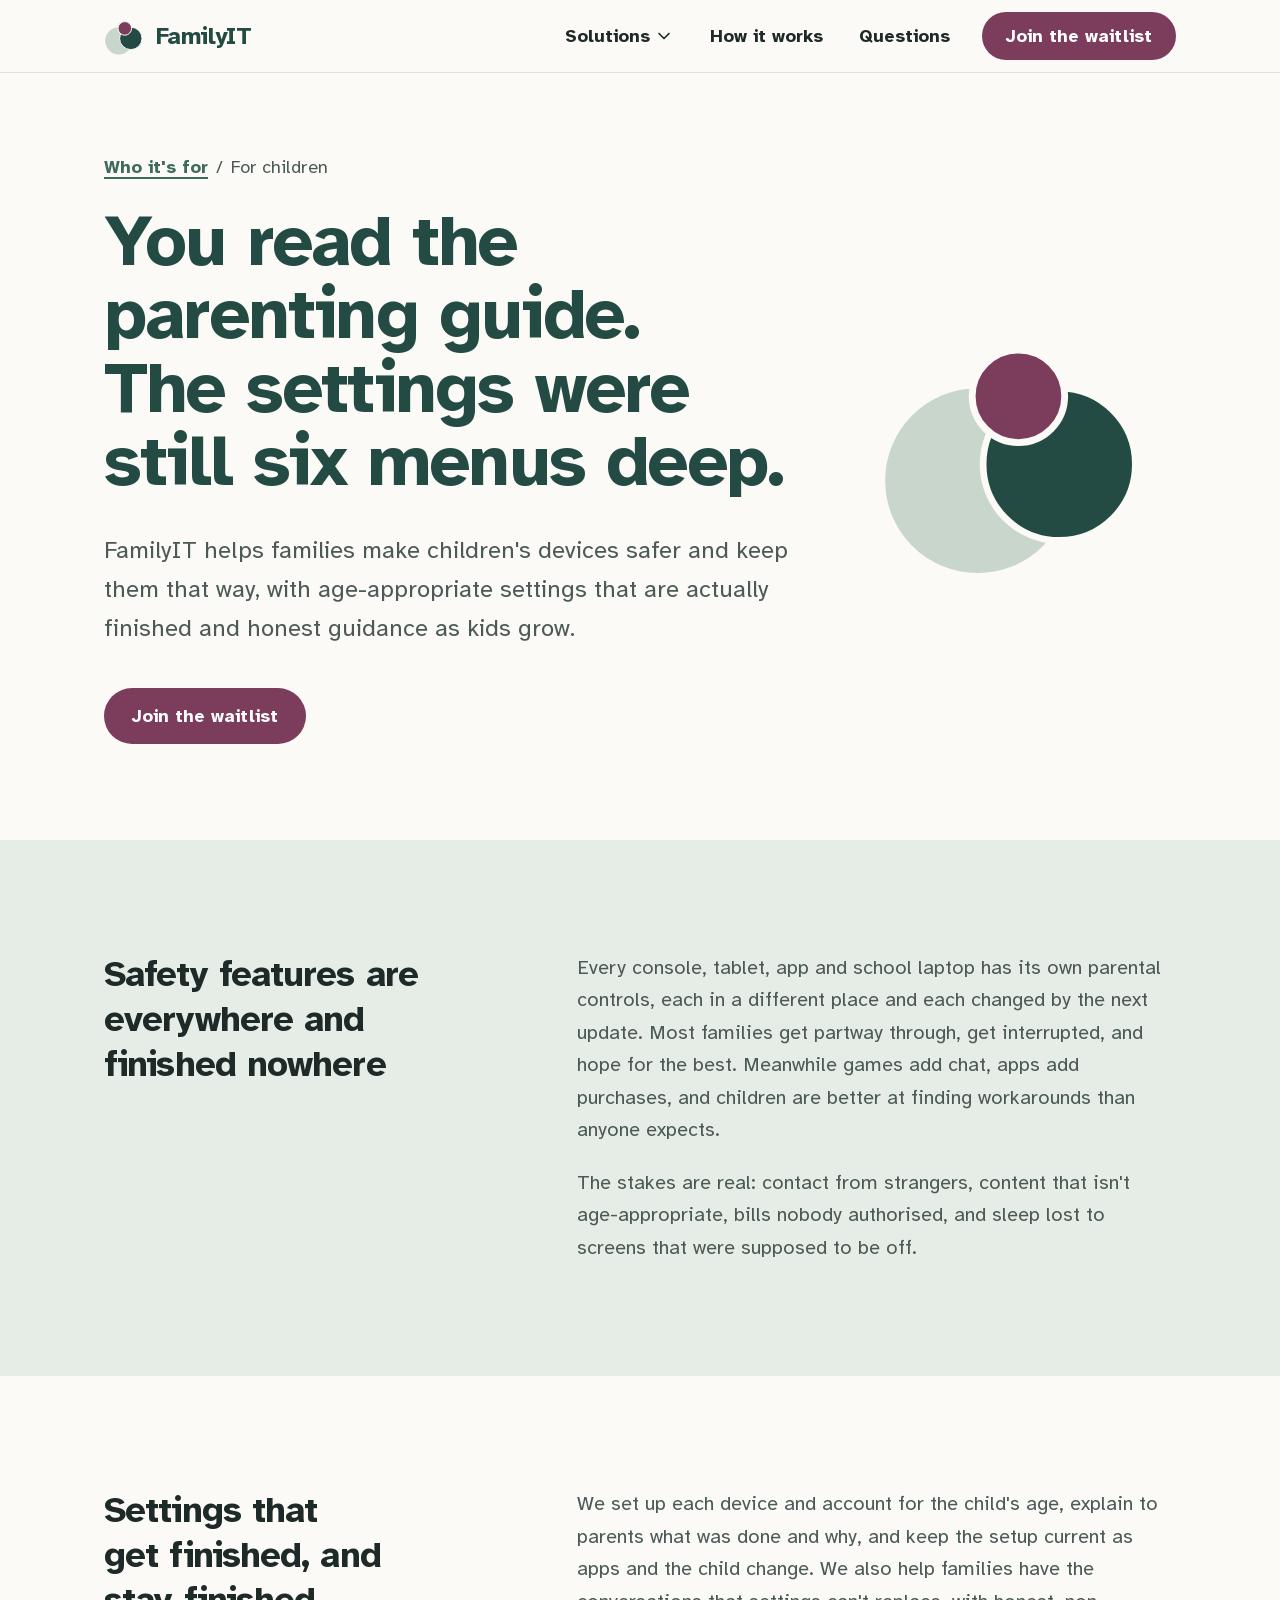
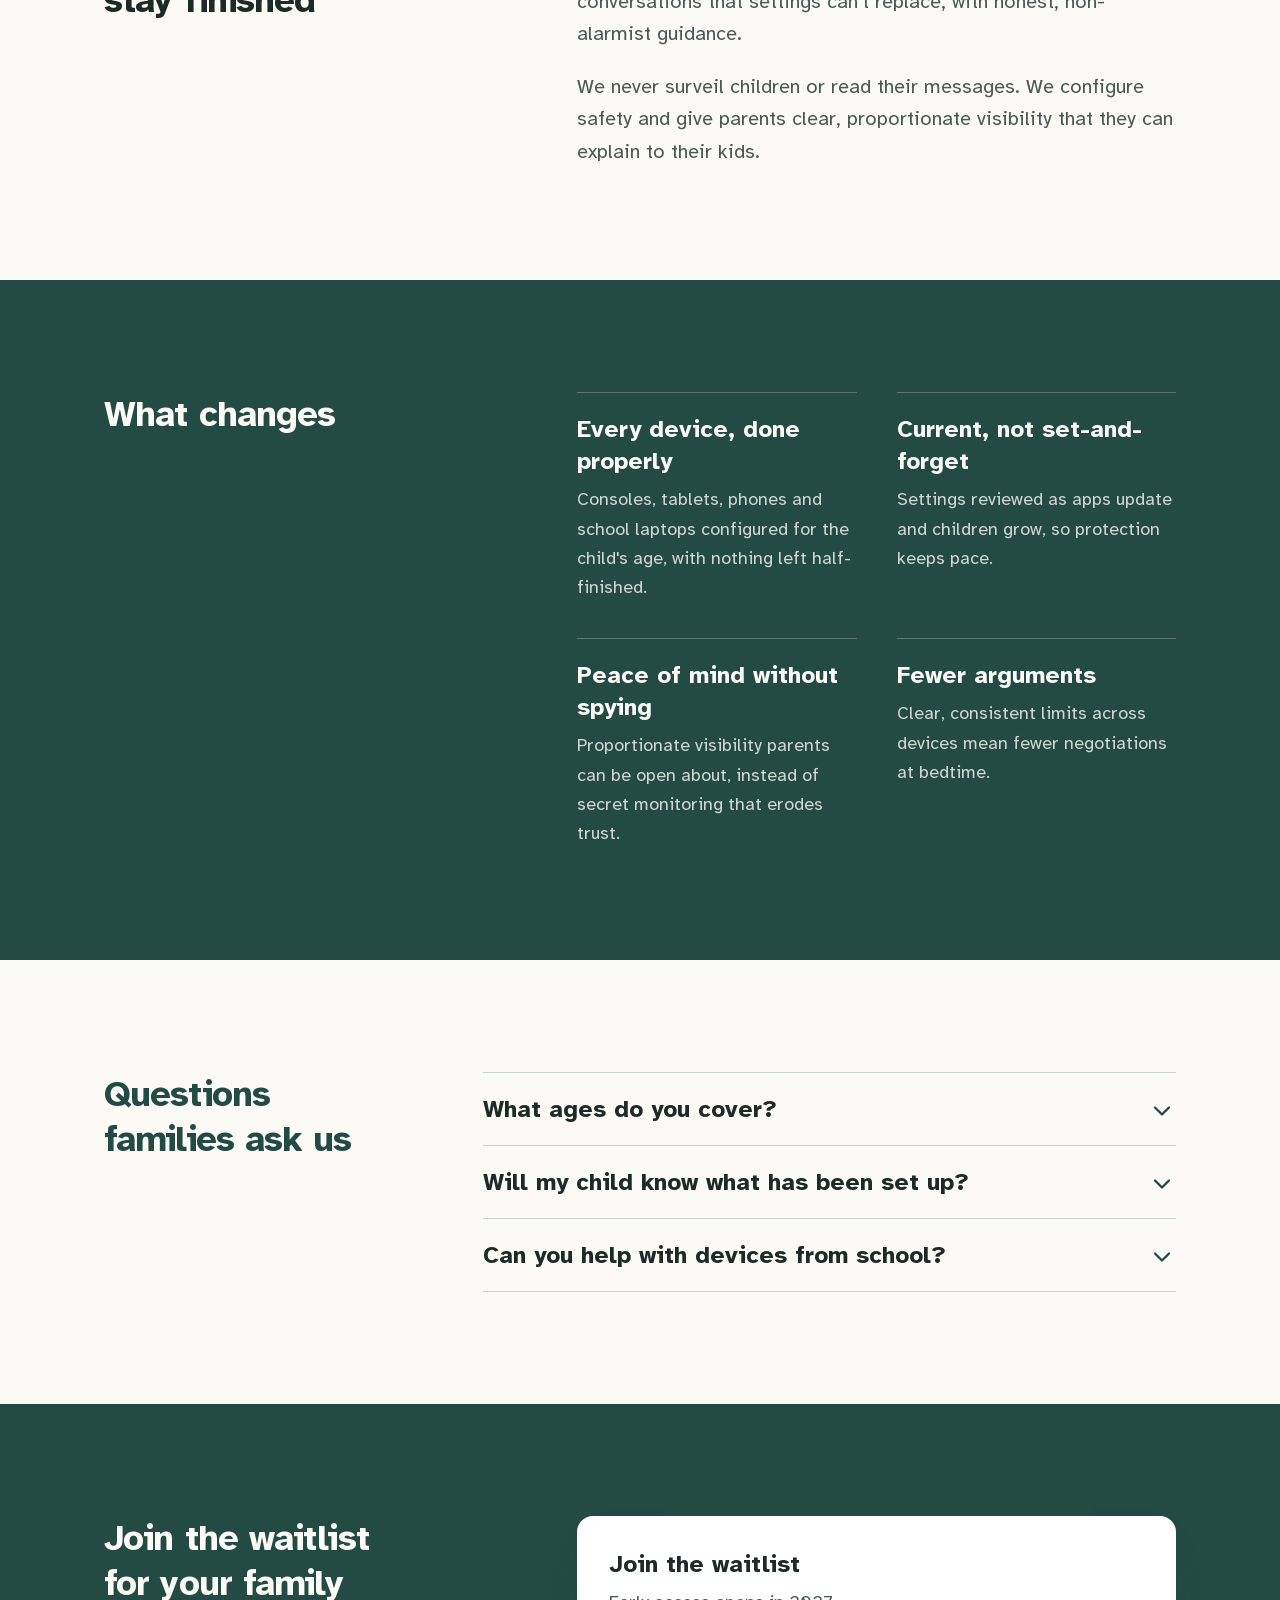
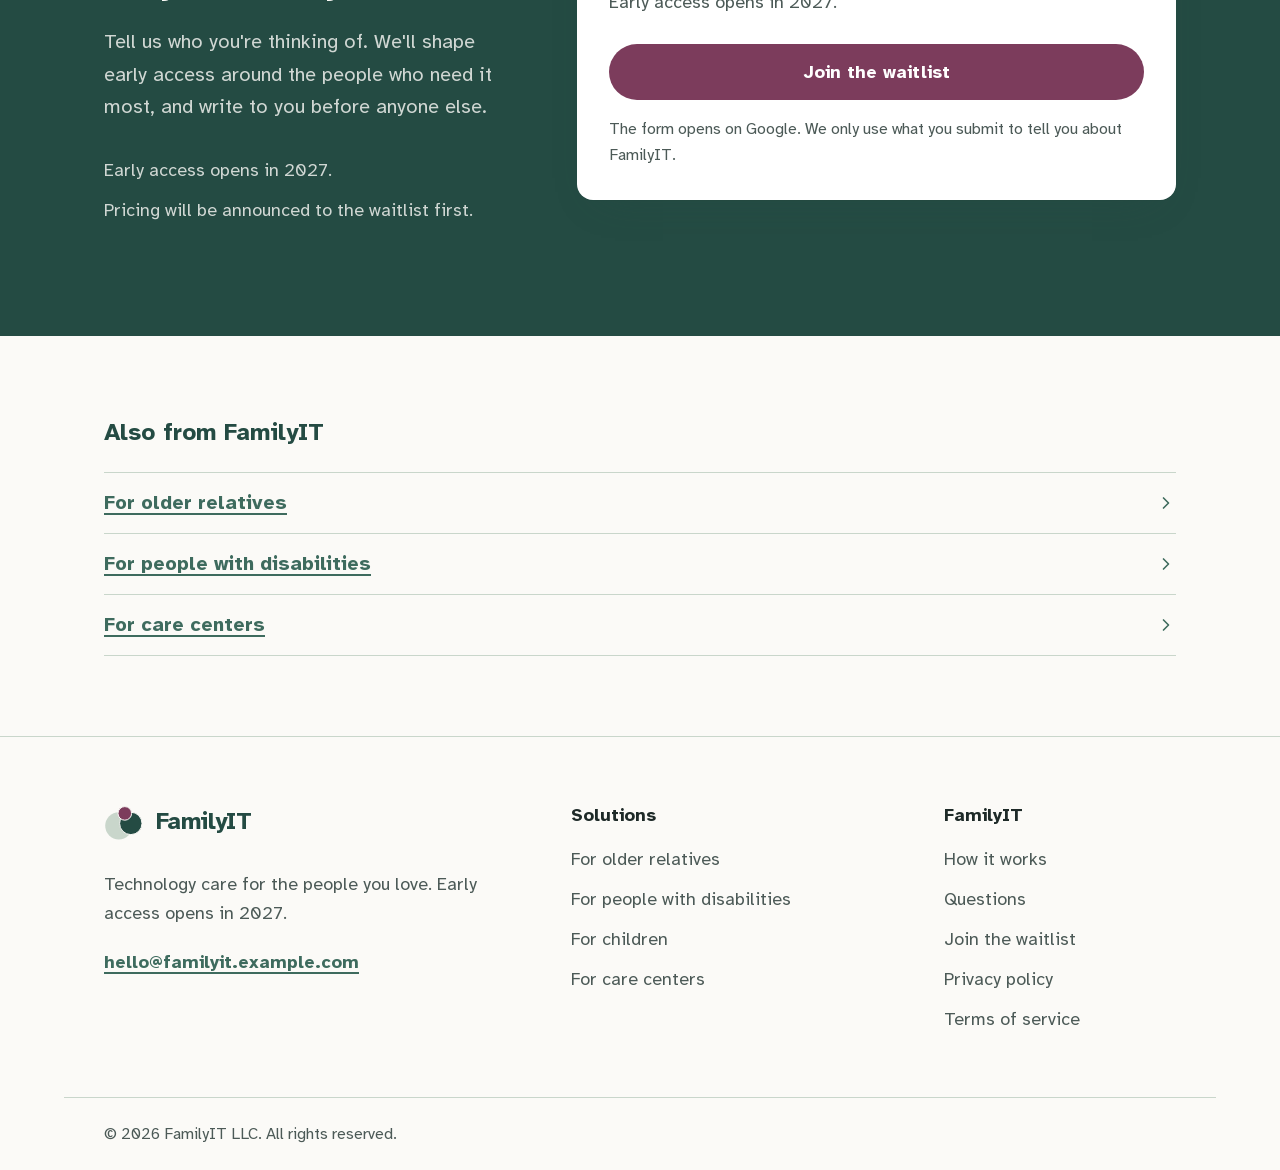
<file: solutions/children/index.html>
<!DOCTYPE html><html lang="en" class="_1X-hxG_variable h-full"><head><meta charSet="utf-8"/><meta name="viewport" content="width=device-width, initial-scale=1"/><link rel="preload" href="/_next/static/media/191d227036512e10-s.p.0hs6q6udzld4a.woff2" as="font" crossorigin="" type="font/woff2"/><link rel="preload" href="/_next/static/media/8cccf984c8510bbf-s.p.2li_3lqay9qjq.woff2" as="font" crossorigin="" type="font/woff2"/><link rel="stylesheet" href="/_next/static/chunks/1l8vdhv8x1p7y.css" data-precedence="next"/><link rel="preload" as="script" fetchPriority="low" href="/_next/static/chunks/310vm2bl3xxpt.js"/><script src="/_next/static/chunks/1wnov70f88xjy.js" async=""></script><script src="/_next/static/chunks/23e6jep2anmtk.js" async=""></script><script src="/_next/static/chunks/0c98xzjfks9hq.js" async=""></script><script src="/_next/static/chunks/turbopack-077hmtqrhcoji.js" async=""></script><script src="/_next/static/chunks/3zt_16xndew4w.js" async=""></script><script src="/_next/static/chunks/3qfy96eoyh-ek.js" async=""></script><meta name="theme-color" content="#244b43"/><meta name="color-scheme" content="light"/><title>Safer technology for children | FamilyIT</title><meta name="description" content="Parental controls finished properly, safety settings kept current and honest guidance for families, so children explore online with peace of mind at home."/><meta name="application-name" content="FamilyIT"/><link rel="author" href="https://familyit-app.github.io"/><meta name="author" content="FamilyIT"/><link rel="manifest" href="/manifest.webmanifest"/><meta name="keywords" content="technology care,tech support for seniors,tech help for elderly parents,accessible technology support,assistive technology setup,parental controls help,online safety for children,care home resident technology,family tech support waitlist"/><meta name="creator" content="FamilyIT"/><meta name="publisher" content="FamilyIT"/><meta name="robots" content="index, follow"/><meta name="googlebot" content="index, follow, max-video-preview:-1, max-image-preview:large, max-snippet:-1"/><meta name="category" content="technology"/><link rel="canonical" href="https://familyit-app.github.io/solutions/children/"/><meta property="og:title" content="Safer technology for children"/><meta property="og:description" content="Parental controls finished properly, safety settings kept current and honest guidance for families, so children explore online with peace of mind at home."/><meta property="og:url" content="https://familyit-app.github.io/solutions/children/"/><meta property="og:image" content="https://familyit-app.github.io/solutions/children/opengraph-image?e8a26e3172f9dece"/><meta property="og:image:type" content="image/png"/><meta property="og:image:width" content="1200"/><meta property="og:image:height" content="630"/><meta property="og:type" content="website"/><meta name="twitter:card" content="summary_large_image"/><meta name="twitter:title" content="Safer technology for children"/><meta name="twitter:description" content="Parental controls finished properly, safety settings kept current and honest guidance for families, so children explore online with peace of mind at home."/><meta name="twitter:image" content="https://familyit-app.github.io/solutions/children/opengraph-image?e8a26e3172f9dece"/><meta name="twitter:image:type" content="image/png"/><meta name="twitter:image:width" content="1200"/><meta name="twitter:image:height" content="630"/><link rel="icon" href="/icon.svg?icon.3rolkihuyfymg.svg" sizes="any" type="image/svg+xml"/><link rel="apple-touch-icon" href="/apple-icon?dedf885c36177838" type="image/png" sizes="180x180"/><meta name="next-size-adjust" content=""/><script src="/_next/static/chunks/0cz1d0mv5g_q7.js" noModule=""></script></head><body class="flex min-h-full flex-col"><div hidden=""><!--$--><!--/$--></div><a href="#main" class="sr-only focus:not-sr-only focus:fixed focus:left-4 focus:top-4 focus:z-50 focus:rounded-full focus:bg-pine focus:px-5 focus:py-3 focus:text-lg focus:font-bold focus:text-paper">Skip to main content</a><header class="sticky top-0 z-40 border-b border-sage-deep/60 bg-paper/95 backdrop-blur-sm"><div class="mx-auto w-full max-w-6xl px-6 sm:px-10 flex h-[4.5rem] items-center justify-between gap-6"><a class="flex items-center gap-3 rounded-lg text-2xl font-bold tracking-tight text-pine" href="/"><svg xmlns="http://www.w3.org/2000/svg" viewBox="0 0 200 200" class="size-10" aria-hidden="true" focusable="false"><circle cx="74" cy="124" r="68" fill="#c9d6cb"></circle><circle cx="134" cy="112" r="56" fill="#244b43" stroke="#fbfaf7" stroke-width="5"></circle><circle cx="104" cy="62" r="34" fill="#7c3c5c" stroke="#fbfaf7" stroke-width="5"></circle></svg>FamilyIT</a><nav aria-label="Primary" class="hidden items-center gap-1 lg:flex"><details class="group relative"><summary class="flex cursor-pointer items-center gap-1 rounded-full px-4 py-2 text-lg font-bold text-ink hover:bg-sage">Solutions<svg xmlns="http://www.w3.org/2000/svg" viewBox="0 0 24 24" fill="none" stroke="currentColor" stroke-width="2" stroke-linecap="round" stroke-linejoin="round" aria-hidden="true" focusable="false" class="details-chevron size-5 transition-transform"><path d="m6 9 6 6 6-6"></path></svg></summary><ul class="absolute left-0 top-full mt-2 w-72 rounded-2xl border border-sage-deep bg-paper p-2 shadow-card"><li><a class="block rounded-xl px-4 py-3 text-lg font-bold text-ink hover:bg-sage" href="/solutions/seniors/">For older relatives</a></li><li><a class="block rounded-xl px-4 py-3 text-lg font-bold text-ink hover:bg-sage" href="/solutions/disabilities/">For people with disabilities</a></li><li><a class="block rounded-xl px-4 py-3 text-lg font-bold text-ink hover:bg-sage" href="/solutions/children/">For children</a></li><li><a class="block rounded-xl px-4 py-3 text-lg font-bold text-ink hover:bg-sage" href="/solutions/care-centers/">For care centers</a></li></ul></details><a class="rounded-full px-4 py-2 text-lg font-bold text-ink hover:bg-sage" href="/#how-it-works">How it works</a><a class="rounded-full px-4 py-2 text-lg font-bold text-ink hover:bg-sage" href="/#faq">Questions</a><a href="https://forms.gle/j15QbKqQdQ5t855G7" class="ml-3 inline-flex min-h-12 items-center rounded-full bg-berry px-6 text-lg font-bold text-white hover:bg-berry-deep">Join the waitlist</a></nav><details class="relative lg:hidden"><summary class="flex min-h-12 cursor-pointer items-center gap-2 rounded-full border-2 border-pine px-4 text-lg font-bold text-pine" aria-label="Menu">Menu<svg xmlns="http://www.w3.org/2000/svg" viewBox="0 0 24 24" fill="none" stroke="currentColor" stroke-width="2" stroke-linecap="round" stroke-linejoin="round" aria-hidden="true" focusable="false" class="details-chevron size-5 transition-transform"><path d="m6 9 6 6 6-6"></path></svg></summary><nav aria-label="Mobile" class="absolute right-0 top-full mt-3 w-[min(20rem,calc(100vw-3rem))] rounded-2xl border border-sage-deep bg-paper p-3 shadow-card"><p class="px-3 pb-1 pt-2 text-base font-bold text-ink-soft">Solutions</p><ul><li><a class="block rounded-xl px-3 py-2.5 text-lg font-bold text-ink hover:bg-sage" href="/solutions/seniors/">For older relatives</a></li><li><a class="block rounded-xl px-3 py-2.5 text-lg font-bold text-ink hover:bg-sage" href="/solutions/disabilities/">For people with disabilities</a></li><li><a class="block rounded-xl px-3 py-2.5 text-lg font-bold text-ink hover:bg-sage" href="/solutions/children/">For children</a></li><li><a class="block rounded-xl px-3 py-2.5 text-lg font-bold text-ink hover:bg-sage" href="/solutions/care-centers/">For care centers</a></li></ul><ul class="mt-2 border-t border-sage-deep pt-2"><li><a class="block rounded-xl px-3 py-2.5 text-lg font-bold text-ink hover:bg-sage" href="/#how-it-works">How it works</a></li><li><a class="block rounded-xl px-3 py-2.5 text-lg font-bold text-ink hover:bg-sage" href="/#faq">Questions</a></li></ul><a href="https://forms.gle/j15QbKqQdQ5t855G7" class="mt-3 flex min-h-12 items-center justify-center rounded-full bg-berry px-5 text-lg font-bold text-white hover:bg-berry-deep">Join the waitlist</a></nav></details></div></header><main id="main" class="flex-1"><article><header class="pb-16 pt-12 sm:pt-16 lg:pb-24 lg:pt-20"><div class="mx-auto w-full max-w-6xl px-6 sm:px-10 grid items-center gap-10 lg:grid-cols-12 lg:gap-12"><div class="lg:col-span-8"><p class="text-lg text-ink-soft"><a class="font-bold text-moss underline decoration-2 underline-offset-4 hover:text-pine " href="/#who-its-for">Who it&#x27;s for</a><span aria-hidden="true" class="mx-2">/</span>For children</p><h1 class="mt-6 max-w-[18ch] text-display font-bold text-pine text-balance lg:text-display-lg">You read the parenting guide. The settings were still six menus deep.</h1><p class="mt-8 max-w-[56ch] text-xl leading-relaxed text-ink-soft sm:text-2xl sm:leading-relaxed">FamilyIT helps families make children&#x27;s devices safer and keep them that way, with age-appropriate settings that are actually finished and honest guidance as kids grow.</p><div class="mt-10"><a class="inline-flex min-h-14 items-center justify-center gap-2 rounded-full px-7 text-lg font-bold transition-colors duration-150 bg-berry text-white hover:bg-berry-deep " href="https://forms.gle/j15QbKqQdQ5t855G7">Join the waitlist</a></div></div><div class="order-first mx-auto w-36 sm:w-44 lg:order-none lg:col-span-4 lg:w-full lg:max-w-[17rem] lg:justify-self-end"><svg xmlns="http://www.w3.org/2000/svg" viewBox="0 0 200 200" class="aspect-square w-full" aria-hidden="true" focusable="false"><circle cx="74" cy="124" r="68" fill="#c9d6cb"></circle><circle cx="134" cy="112" r="56" fill="#244b43" stroke="#fbfaf7" stroke-width="5"></circle><circle cx="104" cy="62" r="34" fill="#7c3c5c" stroke="#fbfaf7" stroke-width="5"></circle></svg></div></div></header><section id="problem" aria-labelledby="problem-heading" class="scroll-mt-24 py-20 sm:py-28 bg-sage "><div class="mx-auto w-full max-w-6xl px-6 sm:px-10 grid gap-10 lg:grid-cols-12 lg:gap-16"><div class="lg:col-span-5"><h2 id="problem-heading" class="text-3xl font-bold leading-tight tracking-tight text-balance sm:text-4xl">Safety features are everywhere and finished nowhere</h2></div><div class="lg:col-span-7"><div class="max-w-[62ch] space-y-5 text-lg leading-relaxed sm:text-xl text-ink-soft"><p>Every console, tablet, app and school laptop has its own parental controls, each in a different place and each changed by the next update. Most families get partway through, get interrupted, and hope for the best. Meanwhile games add chat, apps add purchases, and children are better at finding workarounds than anyone expects.</p><p>The stakes are real: contact from strangers, content that isn&#x27;t age-appropriate, bills nobody authorised, and sleep lost to screens that were supposed to be off.</p></div></div></div></section><section id="solution" aria-labelledby="solution-heading" class="scroll-mt-24 py-20 sm:py-28  "><div class="mx-auto w-full max-w-6xl px-6 sm:px-10 grid gap-10 lg:grid-cols-12 lg:gap-16"><div class="lg:col-span-5"><h2 id="solution-heading" class="text-3xl font-bold leading-tight tracking-tight text-balance sm:text-4xl">Settings that get finished, and stay finished</h2></div><div class="lg:col-span-7"><div class="max-w-[62ch] space-y-5 text-lg leading-relaxed sm:text-xl text-ink-soft"><p>We set up each device and account for the child&#x27;s age, explain to parents what was done and why, and keep the setup current as apps and the child change. We also help families have the conversations that settings can&#x27;t replace, with honest, non-alarmist guidance.</p><p>We never surveil children or read their messages. We configure safety and give parents clear, proportionate visibility that they can explain to their kids.</p></div></div></div></section><section id="benefits" aria-labelledby="benefits-heading" class="scroll-mt-24 py-20 sm:py-28 bg-pine text-paper "><div class="mx-auto w-full max-w-6xl px-6 sm:px-10 grid gap-10 lg:grid-cols-12 lg:gap-16"><div class="lg:col-span-5"><h2 id="benefits-heading" class="text-3xl font-bold leading-tight tracking-tight text-balance sm:text-4xl">What changes</h2></div><div class="lg:col-span-7"><dl class="grid gap-x-10 gap-y-9 sm:grid-cols-2"><div class="border-t border-paper/25 pt-5"><dt class="text-2xl font-bold">Every device, done properly</dt><dd class="mt-2 text-lg leading-relaxed text-paper/80">Consoles, tablets, phones and school laptops configured for the child&#x27;s age, with nothing left half-finished.</dd></div><div class="border-t border-paper/25 pt-5"><dt class="text-2xl font-bold">Current, not set-and-forget</dt><dd class="mt-2 text-lg leading-relaxed text-paper/80">Settings reviewed as apps update and children grow, so protection keeps pace.</dd></div><div class="border-t border-paper/25 pt-5"><dt class="text-2xl font-bold">Peace of mind without spying</dt><dd class="mt-2 text-lg leading-relaxed text-paper/80">Proportionate visibility parents can be open about, instead of secret monitoring that erodes trust.</dd></div><div class="border-t border-paper/25 pt-5"><dt class="text-2xl font-bold">Fewer arguments</dt><dd class="mt-2 text-lg leading-relaxed text-paper/80">Clear, consistent limits across devices mean fewer negotiations at bedtime.</dd></div></dl></div></div></section><section id="faq" aria-labelledby="faq-heading" class="scroll-mt-24 py-20 sm:py-28 "><div class="mx-auto w-full max-w-6xl px-6 sm:px-10 grid gap-10 lg:grid-cols-12 lg:gap-16"><h2 id="faq-heading" class="text-3xl font-bold leading-tight tracking-tight text-pine text-balance sm:text-4xl lg:col-span-4">Questions families ask us</h2><div class="lg:col-span-8"><div class="divide-y divide-sage-deep border-y border-sage-deep"><details class="group py-5"><summary class="flex cursor-pointer items-start justify-between gap-6 rounded-lg text-left text-xl font-bold text-ink sm:text-2xl"><span>What ages do you cover?</span><svg xmlns="http://www.w3.org/2000/svg" viewBox="0 0 24 24" fill="none" stroke="currentColor" stroke-width="2" stroke-linecap="round" stroke-linejoin="round" aria-hidden="true" focusable="false" class="details-chevron mt-1 size-7 shrink-0 text-pine transition-transform"><path d="m6 9 6 6 6-6"></path></svg></summary><p class="mt-4 max-w-[62ch] text-lg leading-relaxed text-ink-soft sm:text-xl">From a child&#x27;s first shared tablet through to teenagers managing their own phones. The settings and the conversation change with age, and so does our advice.</p></details><details class="group py-5"><summary class="flex cursor-pointer items-start justify-between gap-6 rounded-lg text-left text-xl font-bold text-ink sm:text-2xl"><span>Will my child know what has been set up?</span><svg xmlns="http://www.w3.org/2000/svg" viewBox="0 0 24 24" fill="none" stroke="currentColor" stroke-width="2" stroke-linecap="round" stroke-linejoin="round" aria-hidden="true" focusable="false" class="details-chevron mt-1 size-7 shrink-0 text-pine transition-transform"><path d="m6 9 6 6 6-6"></path></svg></summary><p class="mt-4 max-w-[62ch] text-lg leading-relaxed text-ink-soft sm:text-xl">We recommend they do, in an age-appropriate way. Children accept limits better when they understand them, and openness protects the relationship.</p></details><details class="group py-5"><summary class="flex cursor-pointer items-start justify-between gap-6 rounded-lg text-left text-xl font-bold text-ink sm:text-2xl"><span>Can you help with devices from school?</span><svg xmlns="http://www.w3.org/2000/svg" viewBox="0 0 24 24" fill="none" stroke="currentColor" stroke-width="2" stroke-linecap="round" stroke-linejoin="round" aria-hidden="true" focusable="false" class="details-chevron mt-1 size-7 shrink-0 text-pine transition-transform"><path d="m6 9 6 6 6-6"></path></svg></summary><p class="mt-4 max-w-[62ch] text-lg leading-relaxed text-ink-soft sm:text-xl">Within what the school allows, yes. We can also help you understand what the school has already configured so home and school rules line up.</p></details></div></div></div></section><section id="waitlist" aria-labelledby="waitlist-heading" class="scroll-mt-24 bg-pine py-20 text-paper sm:py-28"><div class="mx-auto w-full max-w-6xl px-6 sm:px-10 grid gap-12 lg:grid-cols-12 lg:gap-16"><div class="lg:col-span-5"><h2 id="waitlist-heading" class="text-3xl font-bold leading-tight tracking-tight text-balance sm:text-4xl">Join the waitlist for your family</h2><p class="mt-5 max-w-[48ch] text-lg leading-relaxed text-paper/80 sm:text-xl">Tell us who you&#x27;re thinking of. We&#x27;ll shape early access around the people who need it most, and write to you before anyone else.</p><ul class="mt-8 space-y-3 text-lg text-paper/80"><li>Early access opens in 2027<!-- -->.</li><li>Pricing will be announced to the waitlist first.</li></ul></div><div class="min-w-0 lg:col-span-7"><div class="rounded-2xl bg-white p-6 text-ink shadow-card sm:p-8"><h3 class="text-2xl font-bold">Join the waitlist</h3><p class="mt-2 text-lg text-ink-soft">Early access opens in 2027<!-- -->.</p><a href="https://forms.gle/j15QbKqQdQ5t855G7" class="mt-7 inline-flex min-h-14 w-full items-center justify-center rounded-full bg-berry px-7 text-lg font-bold text-white transition-colors hover:bg-berry-deep">Join the waitlist</a><p class="mt-4 text-base leading-relaxed text-ink-soft">The form opens on Google. We only use what you submit to tell you about FamilyIT.</p></div></div></div></section></article><nav aria-labelledby="other-heading" class="py-16 sm:py-20"><div class="mx-auto w-full max-w-6xl px-6 sm:px-10 "><h2 id="other-heading" class="text-2xl font-bold text-pine">Also from FamilyIT</h2><ul class="mt-6 divide-y divide-sage-deep border-y border-sage-deep"><li><a class="font-bold text-moss underline decoration-2 underline-offset-4 hover:text-pine flex items-center justify-between gap-4 py-4 text-xl no-underline hover:underline" href="/solutions/seniors/">For older relatives<svg xmlns="http://www.w3.org/2000/svg" viewBox="0 0 24 24" fill="none" stroke="currentColor" stroke-width="2" stroke-linecap="round" stroke-linejoin="round" aria-hidden="true" focusable="false" class="size-5 -rotate-90"><path d="m6 9 6 6 6-6"></path></svg></a></li><li><a class="font-bold text-moss underline decoration-2 underline-offset-4 hover:text-pine flex items-center justify-between gap-4 py-4 text-xl no-underline hover:underline" href="/solutions/disabilities/">For people with disabilities<svg xmlns="http://www.w3.org/2000/svg" viewBox="0 0 24 24" fill="none" stroke="currentColor" stroke-width="2" stroke-linecap="round" stroke-linejoin="round" aria-hidden="true" focusable="false" class="size-5 -rotate-90"><path d="m6 9 6 6 6-6"></path></svg></a></li><li><a class="font-bold text-moss underline decoration-2 underline-offset-4 hover:text-pine flex items-center justify-between gap-4 py-4 text-xl no-underline hover:underline" href="/solutions/care-centers/">For care centers<svg xmlns="http://www.w3.org/2000/svg" viewBox="0 0 24 24" fill="none" stroke="currentColor" stroke-width="2" stroke-linecap="round" stroke-linejoin="round" aria-hidden="true" focusable="false" class="size-5 -rotate-90"><path d="m6 9 6 6 6-6"></path></svg></a></li></ul></div></nav><script type="application/ld+json">{"@context":"https://schema.org","@graph":[{"@type":"WebPage","@id":"https://familyit-app.github.io/solutions/children","url":"https://familyit-app.github.io/solutions/children","name":"Safer technology for children","description":"Parental controls finished properly, safety settings kept current and honest guidance for families, so children explore online with peace of mind at home.","isPartOf":{"@id":"https://familyit-app.github.io/#website"},"about":{"@id":"https://familyit-app.github.io/solutions/children#service"},"inLanguage":"en-US"},{"@type":"Service","@id":"https://familyit-app.github.io/solutions/children#service","name":"FamilyIT: Safer technology for children","description":"Parental controls finished properly, safety settings kept current and honest guidance for families, so children explore online with peace of mind at home.","serviceType":"Technology care and support","provider":{"@id":"https://familyit-app.github.io/#organization"},"areaServed":"the United States","audience":{"@type":"Audience","audienceType":"children"},"url":"https://familyit-app.github.io/solutions/children"}]}</script><script type="application/ld+json">{"@context":"https://schema.org","@type":"FAQPage","@id":"https://familyit-app.github.io/solutions/children#faq","mainEntity":[{"@type":"Question","name":"What ages do you cover?","acceptedAnswer":{"@type":"Answer","text":"From a child's first shared tablet through to teenagers managing their own phones. The settings and the conversation change with age, and so does our advice."}},{"@type":"Question","name":"Will my child know what has been set up?","acceptedAnswer":{"@type":"Answer","text":"We recommend they do, in an age-appropriate way. Children accept limits better when they understand them, and openness protects the relationship."}},{"@type":"Question","name":"Can you help with devices from school?","acceptedAnswer":{"@type":"Answer","text":"Within what the school allows, yes. We can also help you understand what the school has already configured so home and school rules line up."}}]}</script><!--$--><!--/$--></main><footer class="border-t border-sage-deep bg-paper"><div class="mx-auto w-full max-w-6xl px-6 sm:px-10 grid gap-12 py-16 lg:grid-cols-12"><div class="lg:col-span-5"><a class="inline-flex items-center gap-3 rounded-lg text-2xl font-bold tracking-tight text-pine" href="/"><svg xmlns="http://www.w3.org/2000/svg" viewBox="0 0 200 200" class="size-10" aria-hidden="true" focusable="false"><circle cx="74" cy="124" r="68" fill="#c9d6cb"></circle><circle cx="134" cy="112" r="56" fill="#244b43" stroke="#fbfaf7" stroke-width="5"></circle><circle cx="104" cy="62" r="34" fill="#7c3c5c" stroke="#fbfaf7" stroke-width="5"></circle></svg>FamilyIT</a><p class="mt-5 max-w-sm text-lg leading-relaxed text-ink-soft">Technology care for the people you love<!-- -->. <!-- -->Early access opens in 2027<!-- -->.</p><p class="mt-5 text-lg"><a href="mailto:hello@familyit.example.com" class="font-bold text-moss underline decoration-2 underline-offset-4 hover:text-pine">hello@familyit.example.com</a></p></div><nav aria-label="Solutions" class="lg:col-span-4"><h2 class="text-lg font-bold">Solutions</h2><ul class="mt-4 space-y-3 text-lg"><li><a class="text-ink-soft hover:text-pine hover:underline" href="/solutions/seniors/">For older relatives</a></li><li><a class="text-ink-soft hover:text-pine hover:underline" href="/solutions/disabilities/">For people with disabilities</a></li><li><a class="text-ink-soft hover:text-pine hover:underline" href="/solutions/children/">For children</a></li><li><a class="text-ink-soft hover:text-pine hover:underline" href="/solutions/care-centers/">For care centers</a></li></ul></nav><nav aria-label="Site" class="lg:col-span-3"><h2 class="text-lg font-bold">FamilyIT</h2><ul class="mt-4 space-y-3 text-lg"><li><a class="text-ink-soft hover:text-pine hover:underline" href="/#how-it-works">How it works</a></li><li><a class="text-ink-soft hover:text-pine hover:underline" href="/#faq">Questions</a></li><li><a href="https://forms.gle/j15QbKqQdQ5t855G7" class="text-ink-soft hover:text-pine hover:underline">Join the waitlist</a></li><li><a class="text-ink-soft hover:text-pine hover:underline" href="/privacy/">Privacy policy</a></li><li><a class="text-ink-soft hover:text-pine hover:underline" href="/terms/">Terms of service</a></li></ul></nav></div><div class="mx-auto w-full max-w-6xl px-6 sm:px-10 border-t border-sage-deep py-6 text-base text-ink-soft">© <!-- -->2026<!-- --> <!-- -->FamilyIT LLC<!-- -->. All rights reserved.</div></footer><script type="application/ld+json">{"@context":"https://schema.org","@graph":[{"@type":"Organization","@id":"https://familyit-app.github.io/#organization","name":"FamilyIT","legalName":"FamilyIT LLC","url":"https://familyit-app.github.io","logo":{"@type":"ImageObject","url":"https://familyit-app.github.io/icon.svg"},"email":"hello@familyit.example.com","foundingDate":"2026","contactPoint":[{"@type":"ContactPoint","contactType":"customer support","email":"hello@familyit.example.com","availableLanguage":["English"]}]},{"@type":"WebSite","@id":"https://familyit-app.github.io/#website","name":"FamilyIT","url":"https://familyit-app.github.io","description":"FamilyIT keeps the people you care for connected, safe and confident with their technology: older parents, family members with disabilities, children, and the residents of care centers. Join the waitlist.","publisher":{"@id":"https://familyit-app.github.io/#organization"},"inLanguage":"en-US"}]}</script><script id="_R_">(globalThis["TURBOPACK"] || (globalThis["TURBOPACK"] = [])).push({"otherChunks":["static/chunks/310vm2bl3xxpt.js","static/chunks/1wnov70f88xjy.js","static/chunks/23e6jep2anmtk.js","static/chunks/0c98xzjfks9hq.js"],"runtimeModuleIds":[94553]});</script><script src="/_next/static/chunks/310vm2bl3xxpt.js" async=""></script><script>(self.__next_f=self.__next_f||[]).push([0])</script><script>self.__next_f.push([1,"1:\"$Sreact.fragment\"\n2:\"/_next/static/chunks/3zt_16xndew4w.js\"\n3:I[22016,[\"$2\"],\"\"]\n10:I[68027,[\"$2\"],\"default\",1]\n:HL[\"/_next/static/chunks/1l8vdhv8x1p7y.css\",\"style\"]\n:HL[\"/_next/static/media/191d227036512e10-s.p.0hs6q6udzld4a.woff2\",\"font\",{\"crossOrigin\":\"\",\"type\":\"font/woff2\"}]\n:HL[\"/_next/static/media/8cccf984c8510bbf-s.p.2li_3lqay9qjq.woff2\",\"font\",{\"crossOrigin\":\"\",\"type\":\"font/woff2\"}]\na:X\nd:[[\"children\",{\"s\":\"__PAGE__\",\"h\":512,\"d\":{\"r\":\"$Le\",\"p\":false,\"v\":null}}]]\nb:[[\"children\",{\"s\":\"children\",\"h\":512,\"d\":{\"r\":\"$Lc\",\"p\":false,\"v\":\"$a\"},\"c\":\"$Qd\"}]]\n8:[[\"children\",{\"s\":\"solutions\",\"h\":512,\"d\":{\"r\":\"$L9\",\"p\":false,\"v\":\"$a\"},\"c\":\"$Qb\"}]]\n0:{\"P\":null,\"c\":[\"\",\"solutions\",\"children\",\"\"],\"q\":\"\",\"i\":false,\"t\":{\"t\":{\"s\":\"\",\"h\":528,\"d\":{\"r\":[\"$\",\"$1\",\"c\",{\"children\":[[[\"$\",\"link\",\"0\",{\"rel\":\"stylesheet\",\"href\":\"/_next/static/chunks/1l8vdhv8x1p7y.css\",\"precedence\":\"next\",\"crossOrigin\":\"$undefined\",\"nonce\":\"$undefined\"}],[\"$\",\"script\",\"script-0\",{\"src\":\"/_next/static/chunks/3zt_16xndew4w.js\",\"async\":true,\"nonce\":\"$undefined\"}]],[\"$\",\"html\",null,{\"lang\":\"en\",\"className\":\"_1X-hxG_variable h-full\",\"children\":[\"$\",\"body\",null,{\"className\":\"flex min-h-full flex-col\",\"children\":[[\"$\",\"a\",null,{\"href\":\"#main\",\"className\":\"sr-only focus:not-sr-only focus:fixed focus:left-4 focus:top-4 focus:z-50 focus:rounded-full focus:bg-pine focus:px-5 focus:py-3 focus:text-lg focus:font-bold focus:text-paper\",\"children\":\"Skip to main content\"}],[\"$\",\"header\",null,{\"className\":\"sticky top-0 z-40 border-b border-sage-deep/60 bg-paper/95 backdrop-blur-sm\",\"children\":[\"$\",\"div\",null,{\"className\":\"mx-auto w-full max-w-6xl px-6 sm:px-10 flex h-[4.5rem] items-center justify-between gap-6\",\"children\":[[\"$\",\"$L3\",null,{\"href\":\"/\",\"className\":\"flex items-center gap-3 rounded-lg text-2xl font-bold tracking-tight text-pine\",\"children\":[[\"$\",\"svg\",null,{\"xmlns\":\"http://www.w3.org/2000/svg\",\"viewBox\":\"0 0 200 200\",\"className\":\"size-10\",\"aria-hidden\":true,\"role\":\"$undefined\",\"focusable\":\"false\",\"children\":[null,[\"$\",\"circle\",null,{\"cx\":\"74\",\"cy\":\"124\",\"r\":\"68\",\"fill\":\"#c9d6cb\"}],[\"$\",\"circle\",null,{\"cx\":\"134\",\"cy\":\"112\",\"r\":\"56\",\"fill\":\"#244b43\",\"stroke\":\"#fbfaf7\",\"strokeWidth\":\"5\"}],[\"$\",\"circle\",null,{\"cx\":\"104\",\"cy\":\"62\",\"r\":\"34\",\"fill\":\"#7c3c5c\",\"stroke\":\"#fbfaf7\",\"strokeWidth\":\"5\"}]]}],\"FamilyIT\"]}],[\"$\",\"nav\",null,{\"aria-label\":\"Primary\",\"className\":\"hidden items-center gap-1 lg:flex\",\"children\":[[\"$\",\"details\",null,{\"className\":\"group relative\",\"children\":[[\"$\",\"summary\",null,{\"className\":\"flex cursor-pointer items-center gap-1 rounded-full px-4 py-2 text-lg font-bold text-ink hover:bg-sage\",\"children\":[\"Solutions\",[\"$\",\"svg\",null,{\"xmlns\":\"http://www.w3.org/2000/svg\",\"viewBox\":\"0 0 24 24\",\"fill\":\"none\",\"stroke\":\"currentColor\",\"strokeWidth\":\"2\",\"strokeLinecap\":\"round\",\"strokeLinejoin\":\"round\",\"aria-hidden\":true,\"role\":\"$undefined\",\"focusable\":\"false\",\"className\":\"details-chevron size-5 transition-transform\",\"children\":[null,[\"$\",\"path\",null,{\"d\":\"m6 9 6 6 6-6\"}]]}]]}],[\"$\",\"ul\",null,{\"className\":\"absolute left-0 top-full mt-2 w-72 rounded-2xl border border-sage-deep bg-paper p-2 shadow-card\",\"children\":[[\"$\",\"li\",\"seniors\",{\"children\":[\"$\",\"$L3\",null,{\"href\":\"/solutions/seniors\",\"className\":\"block rounded-xl px-4 py-3 text-lg font-bold text-ink hover:bg-sage\",\"children\":\"For older relatives\"}]}],[\"$\",\"li\",\"disabilities\",{\"children\":[\"$\",\"$L3\",null,{\"href\":\"/solutions/disabilities\",\"className\":\"block rounded-xl px-4 py-3 text-lg font-bold text-ink hover:bg-sage\",\"children\":\"For people with disabilities\"}]}],[\"$\",\"li\",\"children\",{\"children\":[\"$\",\"$L3\",null,{\"href\":\"/solutions/children\",\"className\":\"block rounded-xl px-4 py-3 text-lg font-bold text-ink hover:bg-sage\",\"children\":\"For children\"}]}],[\"$\",\"li\",\"care-centers\",{\"children\":[\"$\",\"$L3\",null,{\"href\":\"/solutions/care-centers\",\"className\":\"block rounded-xl px-4 py-3 text-lg font-bold text-ink hover:bg-sage\",\"children\":\"For care centers\"}]}]]}]]}],[[\"$\",\"$L3\",\"/#how-it-works\",{\"href\":\"/#how-it-works\",\"className\":\"rounded-full px-4 py-2 text-lg font-bold text-ink hover:bg-sage\",\"children\":\"How it works\"}],[\"$\",\"$L3\",\"/#faq\",{\"href\":\"/#faq\",\"className\":\"rounded-full px-4 py-2 text-lg font-bold text-ink hover:bg-sage\",\"children\":\"Questions\"}]],[\"$\",\"a\",null,{\"href\":\"https://forms.gle/j15QbKqQdQ5t855G7\",\"className\":\"ml-3 inline-flex min-h-12 items-center rounded-full bg-berry px-6 text-lg font-bold text-white hover:bg-berry-deep\",\"children\":\"Join the waitlist\"}]]}],[\"$\",\"details\",null,{\"className\":\"relative lg:hidden\",\"children\":[[\"$\",\"summary\",null,{\"className\":\"flex min-h-12 cursor-pointer items-center gap-2 rounded-full border-2 border-pine px-4 text-lg font-bold text-pine\",\"aria-label\":\"Menu\",\"children\":[\"Menu\",[\"$\",\"svg\",null,{\"xmlns\":\"http://www.w3.org/2000/svg\",\"viewBox\":\"0 0 24 24\",\"fill\":\"none\",\"stroke\":\"currentColor\",\"strokeWidth\":\"2\",\"strokeLinecap\":\"round\",\"strokeLinejoin\":\"round\",\"aria-hidden\":true,\"role\":\"$undefined\",\"focusable\":\"false\",\"className\":\"details-chevron size-5 transition-transform\",\"children\":[null,\"$0:t:t:d:r:props:children:1:props:children:props:children:1:props:children:props:children:1:props:children:0:props:children:0:props:children:1:props:children:1\"]}]]}],\"$L4\"]}]]}]}],\"$L5\",\"$L6\",\"$L7\"]}]}]]}],\"p\":false,\"v\":null},\"c\":\"$Q8\"},\"h\":{\"r\":\"$Lf\",\"p\":false,\"v\":null}},\"m\":\"$undefined\",\"G\":[\"$10\",[\"$L11\"]],\"S\":true,\"r\":\"$undefined\",\"s\":\"$undefined\",\"a\":\"$undefined\",\"l\":\"$undefined\",\"p\":\"$undefined\",\"d\":\"$undefined\",\"b\":\"PUAVdce_Q2qbrEKSQjdPb\"}\n12:\"/_next/static/chunks/3qfy96eoyh-ek.js\"\n13:I[39756,[\"$12\"],\"default\"]\n14:I[37457,[\"$12\"],\"default\"]\n1d:\"ViewportBoundary\"\n1e:I[97367,[\"$12\"],\"$1d\"]\n20:\"MetadataBoundary\"\n21:I[97367,[\"$12\"],\"$20\"]\n22:\"$Sreact.suspense\"\n4:[\"$\",\"nav\",null,{\"aria-label\":\"Mobile\",\"className\":\"absolute right-0 top-full mt-3 w-[min(20rem,calc(100vw-3rem))] rounded-2xl border border-sage-deep bg-paper p-3 shadow-card\",\"children\":[[\"$\",\"p\",null,{\"className\":\"px-3 pb-1 pt-2 text-base font-bold text-ink-soft\",\"children\":\"Solutions\"}],[\"$\",\"ul\",null,{\"children\":[[\"$\",\"li\",\"seniors\",{\"children\":[\"$\",\"$L3\",null,{\"href\":\"/solutions/seniors\",\"className\":\"block rounded-xl px-3 py-2.5 text-lg font-bold text-ink hover:bg-sage\",\"children\":\"For older relatives\"}]}],[\"$\",\"li\",\"disabilities\",{\"children\":[\"$\",\"$L3\",null,{\"href\":\"/solutions/disabilities\",\"className\":\"block rounded-xl px-3 py-2.5 text-lg font-bold text-ink hover:bg-sage\",\"children\":\"For people with disabilities\"}]}],[\"$\",\"li\",\"children\",{\"children\":[\"$\",\"$L3\",null,{\"href\":\"/solutions/children\",\"className\":\"block rounded-xl px-3 py-2.5 text-lg font-bold text-ink hover:bg-sage\",\"children\":\"For children\"}]}],[\"$\",\"li\",\"care-centers\",{\"children\":[\"$\",\"$L3\",null,{\"href\":\"/solutions/care-centers\",\"className\":\"block rounded-xl px-3 py-2.5 text-lg font-bold text-ink hover:bg-sage\",\"children\":\"For care centers\"}]}]]}],[\"$\",\"ul\",null,{\"className\":\"mt-2 border-t border-sage-deep pt-2\",\"children\":[[\"$\",\"li\",\"/#how-it-works\",{\"children\":[\"$\",\"$L3\",null,{\"href\":\"/#how-it-works\",\"className\":\"block rounded-xl px-3 py-2.5 text-lg font-bold text-ink hover:bg-sage\",\"children\":\"How it works\"}]}],[\"$\",\"li\",\"/#faq\",{\"children\":[\"$\",\"$L3\",null,{\"href\":\"/#faq\",\"className\":\"block rounded-xl px-3 py-2.5 text-lg font-bold text-ink hover:bg-sage\",\"children\":\"Questions\"}]}]]}],[\"$\",\"a\",null,{\"href\":\"https://forms.gle/j15QbKqQdQ5t855G7\",\"className\":\"mt-3 flex min-h-12 items-center justify-center rounded-full bg-berry px-5 text-lg font-bold text-white hover:bg-berry-deep\",\"children\":\"Join the waitlist\"}]]}]\n5:[\"$\",\"main\",null,{\"id\":\"main\",\"className\":\"flex-1\",\"children\":[\"$\",\"$L13\",null,{\"parallelRouterKey\":\"children\",\"error\":\"$undefined\",\"errorStyles\":\"$undefined\",\"errorScripts\":\"$undefined\",\"template\":[\"$\",\"$L14\",null,{}],\"templateStyles\":\"$undefined\",\"templateScripts\":\"$undefined\",\"notFound\":[[[\"$\",\"title\",null,{\"children\":\"404: This page could not be found.\"}],[\"$\",\"div\",null,{\"style\":{\"fontFamily\":\"system-ui,\\\"Segoe UI\\\",Roboto,Helvetica,Arial,sans-serif,\\\"Apple Color Emoji\\\",\\\"Segoe UI Emoji\\\"\",\"height\":\"100vh\",\"textAlign\":\"center\",\"display\":\"flex\",\"flexDirection\":\"column\",\"alignItems\":\"center\",\"justifyContent\":\"center\"},\"children\":[\"$\",\"div\",null,{\"children\":[[\"$\",\"style\",null,{\"dangerouslySetInnerHTML\":{\"__html\":\"body{color:#000;background:#fff;margin:0}.next-error-h1{border-right:1px solid rgba(0,0,0,.3)}@media (prefers-color-scheme:dark){body{color:#fff;background:#000}.next-error-h1{border-right:1px solid rgba(255,255,255,.3)}}\"}}],[\"$\",\"h1\",null,{\"className\":\"next-error-h1\",\"style\":{\"display\":\"inline-block\",\"margin\":\"0 20px 0 0\",\"padding\":\"0 23px 0 0\",\"fontSize\":24,\"fontWeight\":500,\"verticalAlign\":\"top\",\"lineHeight\":\"49px\"},\"children\":404}],[\"$\",\"div\",null,{\"style\":{\"display\":\"inline-block\"},\"children\":[\"$\",\"h2\",null,{\"style\":{\"fontSize\":14,\"fontWeight\":400,\"lineHeight\":\"49px\",\"margin\":0},\"children\":\"This page could not be found.\"}]}]]}]}]],[]],\"forbidden\":\"$undefined\",\"unauthorized\":\"$undefined\"}]}]\n6:[\"$\",\"footer\",null,{\"className\":\"border-t border-sage-deep bg-paper\",\"children\":[[\"$\",\"div\",null,{\"className\":\"mx-auto w-full max-w-6xl px-6 sm:px-10 grid gap-12 py-16 lg:grid-cols-12\",\"children\":[[\"$\",\"div\",null,{\"className\":\"lg:col-span-5\",\"children\":[[\"$\",\"$L3\",null,{\"href\":\"/\",\"className\":\"inline-flex items-center gap-3 rounded-lg text-2xl font-bold tracking-tight text-pine\",\"children\":[[\"$\",\"svg\",null,{\"xmlns\":\"http://www.w3.org/2000/svg\",\"viewBox\":\"0 0 200 200\",\"className\":\"size-10\",\"aria-hidden\":true,\"role\":\"$undefined\",\"focusable\":\"false\",\"children\":[null,[\"$\",\"circle\",null,{\"cx\":\"74\",\"cy\":\"124\",\"r\":\"68\",\"fill\":\"#c9d6cb\"}],[\"$\",\"circle\",null,{\"cx\":\"134\",\"cy\":\"112\",\"r\":\"56\",\"fill\":\"#244b43\",\"stroke\":\"#fbfaf7\",\"strokeWidth\":\"5\"}],[\"$\",\"circle\",null,{\"cx\":\"104\",\"cy\":\"62\",\"r\":\"34\",\"fill\":\"#7c3c5c\",\"stroke\":\"#fbfaf7\",\"strokeWidth\":\"5\"}]]}],\"FamilyIT\"]}],[\"$\",\"p\",null,{\"className\":\"mt-5 max-w-sm text-lg leading-relaxed text-ink-soft\",\"children\":[\"Technology care for the people you love\",\". \",\"Early access opens in 2027\",\".\"]}],[\"$\",\"p\",null,{\"className\":\"mt-5 text-lg\",\"children\":[\"$\",\"a\",null,{\"href\":\"mailto:hello@familyit.example.com\",\"className\":\"font-bold text-moss underline decoration-2 underline-offset-4 hover:text-pine\",\"children\":\"hello@familyit.example.com\"}]}]]}],[\"$\",\"nav\",null,{\"aria-label\":\"Solutions\",\"className\":\"lg:col-span-4\",\"children\":[[\"$\",\"h2\",null,{\"className\":\"text-lg font-bold\",\"children\":\"Solutions\"}],[\"$\",\"ul\",null,{\"className\":\"mt-4 space-y-3 text-lg\",\"children\":[[\"$\",\"li\",\"seniors\",{\"children\":[\"$\",\"$L3\",null,{\"href\":\"/solutions/seniors\",\"className\":\"text-ink-soft hover:text-pine hover:underline\",\"children\":\"For older relatives\"}]}],[\"$\",\"li\",\"disabilities\",{\"children\":[\"$\",\"$L3\",null,{\"href\":\"/solutions/disabilities\",\"className\":\"text-ink-soft hover:text-pine hover:underline\",\"children\":\"For people with disabilities\"}]}],[\"$\",\"li\",\"children\",{\"children\":[\"$\",\"$L3\",null,{\"href\":\"/solutions/children\",\"className\":\"text-ink-soft hover:text-pine hover:underline\",\"children\":\"For children\"}]}],[\"$\",\"li\",\"care-centers\",{\"children\":[\"$\",\"$L3\",null,{\"href\":\"/solutions/care-centers\",\"className\":\"text-ink-soft hover:text-pine hover:underline\",\"children\":\"For care centers\"}]}]]}]]}],[\"$\",\"nav\",null,{\"aria-label\":\"Site\",\"className\":\"lg:col-span-3\",\"children\":[[\"$\",\"h2\",null,{\"className\":\"text-lg font-bold\",\"children\":\"FamilyIT\"}],[\"$\",\"ul\",null,{\"className\":\"mt-4 space-y-3 text-lg\",\"children\":[[\"$\",\"li\",null,{\"children\":[\"$\",\"$L3\",null,{\"href\":\"/#how-it-works\",\"className\":\"text-ink-soft hover:text-pine hover:underline\",\"children\":\"How it works\"}]}],[\"$\",\"li\",null,{\"children\":[\"$\",\"$L3\",null,{\"href\":\"/#faq\",\"className\":\"text-ink-soft hover:text-pine hover:underline\",\"children\":\"Questions\"}]}],[\"$\",\"li\",null,{\"children\":[\"$\",\"a\",null,{\"href\":\"https://forms.gle/j15QbKqQdQ5t855G7\",\"className\":\"text-ink-soft hover:text-pine hover:underline\",\"children\":\"Join the waitlist\"}]}],[\"$\",\"li\",null,{\"children\":[\"$\",\"$L3\",null,{\"href\":\"/privacy\",\"className\":\"text-ink-soft hover:text-pine hover:underline\",\"children\":\"Privacy policy\"}]}],[\"$\",\"li\",null,{\"children\":[\"$\",\"$L3\",null,{\"href\":\"/terms\",\"className\":\"text-ink-soft hover:text-pine hover:underline\",\"children\":\"Terms of service\"}]}]]}]]}]]}],[\"$\",\"div\",null,{\"className\":\"mx-auto w-full max-w-6xl px-6 sm:px-10 border-t border-sage-deep py-6 text-base text-ink-soft\",\"children\":[\"© \",\"2026\",\" \",\"FamilyIT LLC\",\". All rights reserved.\"]}]]}]\n7:[\"$\",\"script\",null,{\"type\":\"application/ld+json\",\"dangerouslySetInnerHTML\":{\"__html\":\"{\\\"@context\\\":\\\"https://schema.org\\\",\\\"@graph\\\":[{\\\"@type\\\":\\\"Organization\\\",\\\"@id\\\":\\\"https://familyit-app.github.io/#organization\\\",\\\"name\\\":\\\"FamilyIT\\\",\\\"legalName\\\":\\\"FamilyIT LLC\\\",\\\"url\\\":\\\"https://familyit-app.github.io\\\",\\\"logo\\\":{\\\"@type\\\":\\\"ImageObject\\\",\\\"url\\\":\\\"https://familyit-app.github.io/icon.svg\\\"},\\\"email\\\":\\\"hello@familyit.example.com\\\",\\\"foundingDate\\\":\\\"2026\\\",\\\"contactPoint\\\":[{\\\"@type\\\":\\\"ContactPoint\\\",\\\"contactType\\\":\\\"customer support\\\",\\\"email\\\":\\\"hello@familyit.example.com\\\",\\\"availableLanguage\\\":[\\\"English\\\"]}]},{\\\"@type\\\":\\\"WebSite\\\",\\\"@id\\\":\\\"https://familyit-app.github.io/#website\\\",\\\"name\\\":\\\"FamilyIT\\\",\\\"url\\\":\\\"https://familyit-app.github.io\\\",\\\"description\\\":\\\"FamilyIT keeps the people you care for connected, safe and confident with their technology: older parents, family members with disabilities, children, and the residents of care centers. Join the waitlist.\\\",\\\"publisher\\\":{\\\"@id\\\":\\\"https://familyit-app.github.io/#organization\\\"},\\\"inLanguage\\\":\\\"en-US\\\"}]}\"}}]\n9:[\"$\",\"$1\",\"c\",{\"children\":[null,[\"$\",\"$L13\",null,{\"parallelRouterKey\":\"children\",\"error\":\"$undefined\",\"errorStyles\":\"$undefined\",\"errorScripts\":\"$undefined\",\"template\":[\"$\",\"$L14\",null,{}],\"templateStyles\":\"$undefined\",\"templateScripts\":\"$undefined\",\"notFound\":\"$undefined\",\"forbidden\":\"$undefined\",\"unauthorized\":\"$undefined\"}]]}]\nc:[\"$\",\"$1\",\"c\",{\"children\":[null,[\"$\",\"$L13\",null,{\"parallelRouterKey\":\"children\",\"error\":\"$undefined\",\"errorStyles\":\"$undefined\",\"errorScripts\":\"$undefined\",\"template\":[\"$\",\"$L14\",null,{}],\"templateStyles\":\"$undefined\",\"templateScripts\":\"$undefined\",\"notFound\":\"$undefined\",\"forbidden\":\"$undefined\",\"unauthorized\":\"$undefined\"}]]}]\ne:[\"$\",\"$1\",\"c\",{\"children\":[[[\"$\",\"article\",null,{\"children\":[[\"$\",\"header\",null,{\"className\":\"pb-16 pt-12 sm:pt-16 lg:pb-24 lg:pt-20\",\"children\":[\"$\",\"div\",null,{\"className\":\"mx-auto w-full max-w-6xl px-6 sm:px-10 grid items-center gap-10 lg:grid-cols-12 lg:gap-12\",\"children\":[[\"$\",\"div\",null,{\"className\":\"lg:col-span-8\",\"children\":[[\"$\",\"p\",null,{\"className\":\"text-lg text-ink-soft\",\"children\":[[\"$\",\"$L3\",null,{\"className\":\"font-bold text-moss underline decoration-2 underline-offset-4 hover:text-pine \",\"href\":\"/#who-its-for\",\"children\":\"Who it's for\"}],[\"$\",\"span\",null,{\"aria-hidden\":\"true\",\"className\":\"mx-2\",\"children\":\"/\"}],\"For children\"]}],[\"$\",\"h1\",null,{\"className\":\"mt-6 max-w-[18ch] text-display font-bold text-pine text-balance lg:text-display-lg\",\"children\":\"You read the parenting guide. The settings were still six menus deep.\"}],[\"$\",\"p\",null,{\"className\":\"mt-8 max-w-[56ch] text-xl leading-relaxed text-ink-soft sm:text-2xl sm:leading-relaxed\",\"children\":\"FamilyIT helps families make children's devices safer and keep them that way, with age-appropriate settings that are actually finished and honest guidance as kids grow.\"}],[\"$\",\"div\",null,{\"className\":\"mt-10\",\"children\":[\"$\",\"$L3\",null,{\"className\":\"inline-flex min-h-14 items-center justify-center gap-2 rounded-full px-7 text-lg font-bold transition-colors duration-150 bg-berry text-white hover:bg-berry-deep \",\"href\":\"https://forms.gle/j15QbKqQdQ5t855G7\",\"children\":\"Join the waitlist\"}]}]]}],[\"$\",\"div\",null,{\"className\":\"order-first mx-auto w-36 sm:w-44 lg:order-none lg:col-span-4 lg:w-full lg:max-w-[17rem] lg:justify-self-end\",\"children\":[\"$\",\"svg\",null,{\"xmlns\":\"http://www.w3.org/2000/svg\",\"viewBox\":\"0 0 200 200\",\"className\":\"aspect-square w-full\",\"aria-hidden\":true,\"role\":\"$undefined\",\"focusable\":\"false\",\"children\":[null,[\"$\",\"circle\",null,{\"cx\":\"74\",\"cy\":\"124\",\"r\":\"68\",\"fill\":\"#c9d6cb\"}],[\"$\",\"circle\",null,{\"cx\":\"134\",\"cy\":\"112\",\"r\":\"56\",\"fill\":\"#244b43\",\"stroke\":\"#fbfaf7\",\"strokeWidth\":\"5\"}],[\"$\",\"circle\",null,{\"cx\":\"104\",\"cy\":\"62\",\"r\":\"34\",\"fill\":\"#7c3c5c\",\"stroke\":\"#fbfaf7\",\"strokeWidth\":\"5\"}]]}]}]]}]}],[\"$\",\"section\",null,{\"id\":\"problem\",\"aria-labelledby\":\"problem-heading\",\"className\":\"scroll-mt-24 py-20 sm:py-28 bg-sage \",\"children\":[\"$\",\"div\",null,{\"className\":\"mx-auto w-full max-w-6xl px-6 sm:px-10 grid gap-10 lg:grid-cols-12 lg:gap-16\",\"children\":[[\"$\",\"div\",null,{\"className\":\"lg:col-span-5\",\"children\":[\"$\",\"h2\",null,{\"id\":\"problem-heading\",\"className\":\"text-3xl font-bold leading-tight tracking-tight text-balance sm:text-4xl\",\"children\":\"Safety features are everywhere and finished nowhere\"}]}],[\"$\",\"div\",null,{\"className\":\"lg:col-span-7\",\"children\":[\"$\",\"div\",null,{\"className\":\"max-w-[62ch] space-y-5 text-lg leading-relaxed sm:text-xl text-ink-soft\",\"children\":[[\"$\",\"p\",\"Every console, tablet, app and school laptop has its own parental controls, each in a different place and each changed by the next update. Most families get partway through, get interrupted, and hope for the best. Meanwhile games add chat, apps add purchases, and children are better at finding workarounds than anyone expects.\",{\"children\":\"Every console, tablet, app and school laptop has its own parental controls, each in a different place and each changed by the next update. Most families get partway through, get interrupted, and hope for the best. Meanwhile games add chat, apps add purchases, and children are better at finding workarounds than anyone expects.\"}],[\"$\",\"p\",\"The stakes are real: contact from strangers, content that isn't age-appropriate, bills nobody authorised, and sleep lost to screens that were supposed to be off.\",{\"children\":\"The stakes are real: contact from strangers, content that isn't age-appropriate, bills nobody authorised, and sleep lost to screens that were supposed to be off.\"}]]}]}]]}]}],[\"$\",\"section\",null,{\"id\":\"solution\",\"aria-labelledby\":\"solution-heading\",\"className\":\"scroll-mt-24 py-20 sm:py-28  \",\"children\":\"$L15\"}],\"$L16\",\"$L17\",\"$L18\"]}],\"$L19\",\"$L1a\",\"$L1b\"],null,\"$L1c\"]}]\nf:[\"$\",\"$1\",\"h\",{\"children\":[null,[\"$\",\"$L1e\",null,{\"children\":\"$L1f\"}],[\"$\",\"$L21\",null,{\"children\":[[\"$\",\"div\",null,{\"hidden\":true,\"children\":[\"$\",\"$22\",null,{\"name\":\"Next.Metadata\",\"children\":\"$L23\"}]}],null]}],[\"$\",\"meta\",null,{\"name\":\"next-size-adjust\",\"content\":\"\"}]]}]\n11:[\"$\",\"link\",\"0\",{\"rel\":\"stylesheet\",\"href\":\"/_next/static/chunks/1l8vdhv8x1p7y.css\",\"precedence\":\"next\",\"crossOrigin\":\"$undefined\",\"nonce\":\"$undefined\"}]\n25:I[97367,[\"$12\"],\"OutletBoundary\"]\na:C\n15:[\"$\",\"div\",null,{\"className\":\"mx-auto w-full max-w-6xl px-6 sm:px-10 grid gap-10 lg:grid-cols-12 lg:gap-16\",\"children\":[[\"$\",\"div\",null,{\"className\":\"lg:col-span-5\",\"children\":[\"$\",\"h2\",null,{\"id\":\"solution-heading\",\"className\":\"text-3xl font-bold leading-tight tracking-tight text-balance sm:text-4xl\",\"children\":\"Settings that get finished, and stay finished\"}]}],[\"$\",\"div\",null,{\"className\":\"lg:col-span-7\",\"children\":[\"$\",\"div\",null,{\"className\":\"max-w-[62ch] space-y-5 text-lg leading-relaxed sm:text-xl text-ink-soft\",\"children\":[[\"$\",\"p\",\"We set up each device and account for the child's age, explain to parents what was done and why, and keep the setup current as apps and the child change. We also help families have the conversations that settings can't replace, with honest, non-alarmist guidance.\",{\"children\":\"We set up each device and account for the child's age, explain to parents what was done and why, and keep the setup current as apps and the child change. We also help families have the conversations that settings can't replace, with honest, non-alarmist guidance.\"}],[\"$\",\"p\",\"We never surveil children or read their messages. We configure safety and give parents clear, proportionate visibility that they can explain to their kids.\",{\"children\":\"We never surveil children or read their messages. We configure safety and give parents clear, proportionate visibility that they can explain to their kids.\"}]]}]}]]}]\n16:[\"$\",\"section\",null,{\"id\":\"benefits\",\"aria-labelledby\":\"benefits-heading\",\"className\":\"scroll-mt-24 py-20 sm:py-28 bg-pine text-paper \",\"children\":[\"$\",\"div\",null,{\"className\":\"mx-auto w-full max-w-6xl px-6 sm:px-10 grid gap-10 lg:grid-cols-12 lg:gap-16\",\"children\":[[\"$\",\"div\",null,{\"className\":\"lg:col-span-5\",\"children\":[\"$\",\"h2\",null,{\"id\":\"benefits-heading\",\"className\":\"text-3xl font-bold leading-tight tracking-tight text-balance sm:text-4xl\",\"children\":\"What changes\"}]}],[\"$\",\"div\",null,{\"className\":\"lg:col-span-7\",\"children\":[\"$\",\"dl\",null,{\"className\":\"grid gap-x-10 gap-y-9 sm:grid-cols-2\",\"children\":[[\"$\",\"div\",\"Every device, done properly\",{\"className\":\"border-t border-paper/25 pt-5\",\"children\":[[\"$\",\"dt\",null,{\"className\":\"text-2xl font-bold\",\"children\":\"Every device, done properly\"}],[\"$\",\"dd\",null,{\"className\":\"mt-2 text-lg leading-relaxed text-paper/80\",\"children\":\"Consoles, tablets, phones and school laptops configured for the child's age, with nothing left half-finished.\"}]]}],[\"$\",\"div\",\"Current, not set-and-forget\",{\"className\":\"border-t border-paper/25 pt-5\",\"children\":[[\"$\",\"dt\",null,{\"className\":\"text-2xl font-bold\",\"children\":\"Current, not set-and-forget\"}],[\"$\",\"dd\",null,{\"className\":\"mt-2 text-lg leading-relaxed text-paper/80\",\"children\":\"Settings reviewed as apps update and children grow, so protection keeps pace.\"}]]}],[\"$\",\"div\",\"Peace of mind without spying\",{\"className\":\"border-t border-paper/25 pt-5\",\"children\":[[\"$\",\"dt\",null,{\"className\":\"text-2xl font-bold\",\"children\":\"Peace of mind without spying\"}],[\"$\",\"dd\",null,{\"className\":\"mt-2 text-lg leading-relaxed text-paper/80\",\"children\":\"Proportionate visibility parents can be open about, instead of secret monitoring that erodes trust.\"}]]}],[\"$\",\"div\",\"Fewer arguments\",{\"className\":\"border-t border-paper/25 pt-5\",\"children\":[[\"$\",\"dt\",null,{\"className\":\"text-2xl font-bold\",\"children\":\"Fewer arguments\"}],[\"$\",\"dd\",null,{\"className\":\"mt-2 text-lg leading-relaxed text-paper/80\",\"children\":\"Clear, consistent limits across devices mean fewer negotiations at bedtime.\"}]]}]]}]}]]}]}]\n17:[\"$\",\"section\",null,{\"id\":\"faq\",\"aria-labelledby\":\"faq-heading\",\"className\":\"scroll-mt-24 py-20 sm:py-28 \",\"children\":[\"$\",\"div\",null,{\"className\":\"mx-auto w-full max-w-6xl px-6 sm:px-10 grid gap-10 lg:grid-cols-12 lg:gap-16\",\"children\":[[\"$\",\"h2\",null,{\"id\":\"faq-heading\",\"className\":\"text-3xl font-bold leading-tight tracking-tight text-pine text-balance sm:text-4xl lg:col-span-4\",\"children\":\"Questions families ask us\"}],[\"$\",\"div\",null,{\"className\":\"lg:col-span-8\",\"children\":[\"$\",\"div\",null,{\"className\":\"divide-y divide-sage-deep border-y border-sage-deep\",\"children\":[[\"$\",\"details\",\"What ages do you cover?\",{\"className\":\"group py-5\",\"children\":[[\"$\",\"summary\",null,{\"className\":\"flex cursor-pointer items-start justify-between gap-6 rounded-lg text-left text-xl font-bold text-ink sm:text-2xl\",\"children\":[[\"$\",\"span\",null,{\"children\":\"What ages do you cover?\"}],[\"$\",\"svg\",null,{\"xmlns\":\"http://www.w3.org/2000/svg\",\"viewBox\":\"0 0 24 24\",\"fill\":\"none\",\"stroke\":\"currentColor\",\"strokeWidth\":\"2\",\"strokeLinecap\":\"round\",\"strokeLinejoin\":\"round\",\"aria-hidden\":true,\"role\":\"$undefined\",\"focusable\":\"false\",\"className\":\"details-chevron mt-1 size-7 shrink-0 text-pine transition-transform\",\"children\":[null,\"$0:t:t:d:r:props:children:1:props:children:props:children:1:props:children:props:children:1:props:children:0:props:children:0:props:children:1:props:children:1\"]}]]}],[\"$\",\"p\",null,{\"className\":\"mt-4 max-w-[62ch] text-lg leading-relaxed text-ink-soft sm:text-xl\",\"children\":\"From a child's first shared tablet through to teenagers managing their own phones. The settings and the conversation change with age, and so does our advice.\"}]]}],[\"$\",\"details\",\"Will my child know what has been set up?\",{\"className\":\"group py-5\",\"children\":[[\"$\",\"summary\",null,{\"className\":\"flex cursor-pointer items-start justify-between gap-6 rounded-lg text-left text-xl font-bold text-ink sm:text-2xl\",\"children\":[[\"$\",\"span\",null,{\"children\":\"Will my child know what has been set up?\"}],[\"$\",\"svg\",null,{\"xmlns\":\"http://www.w3.org/2000/svg\",\"viewBox\":\"0 0 24 24\",\"fill\":\"none\",\"stroke\":\"currentColor\",\"strokeWidth\":\"2\",\"strokeLinecap\":\"round\",\"strokeLinejoin\":\"round\",\"aria-hidden\":true,\"role\":\"$undefined\",\"focusable\":\"false\",\"className\":\"details-chevron mt-1 size-7 shrink-0 text-pine transition-transform\",\"children\":[null,\"$0:t:t:d:r:props:children:1:props:children:props:children:1:props:children:props:children:1:props:children:0:props:children:0:props:children:1:props:children:1\"]}]]}],[\"$\",\"p\",null,{\"className\":\"mt-4 max-w-[62ch] text-lg leading-relaxed text-ink-soft sm:text-xl\",\"children\":\"We recommend they do, in an age-appropriate way. Children accept limits better when they understand them, and openness protects the relationship.\"}]]}],[\"$\",\"details\",\"Can you help with devices from school?\",{\"className\":\"group py-5\",\"children\":[[\"$\",\"summary\",null,{\"className\":\"flex cursor-pointer items-start justify-between gap-6 rounded-lg text-left text-xl font-bold text-ink sm:text-2xl\",\"children\":[[\"$\",\"span\",null,{\"children\":\"Can you help with devices from school?\"}],[\"$\",\"svg\",null,{\"xmlns\":\"http://www.w3.org/2000/svg\",\"viewBox\":\"0 0 24 24\",\"fill\":\"none\",\"stroke\":\"currentColor\",\"strokeWidth\":\"2\",\"strokeLinecap\":\"round\",\"strokeLinejoin\":\"round\",\"aria-hidden\":true,\"role\":\"$undefined\",\"focusable\":\"false\",\"className\":\"details-chevron mt-1 size-7 shrink-0 text-pine transition-transform\",\"children\":[null,\"$0:t:t:d:r:props:children:1:props:children:props:children:1:props:children:props:children:1:props:children:0:props:children:0:props:children:1:props:children:1\"]}]]}],[\"$\",\"p\",null,{\"className\":\"mt-4 max-w-[62ch] text-lg leading-relaxed text-ink-soft sm:text-xl\",\"children\":\"Within what the school allows, yes. We can also help you understand what the school has already configured so home and school rules line up.\"}]]}]]}]}]]}]}]\n18:[\"$\",\"section\",null,{\"id\":\"waitlist\",\"aria-labelledby\":\"waitlist-heading\",\"className\":\"scroll-mt-24 bg-pine py-20 text-paper sm:py-28\",\"children\":[\"$\",\"div\",null,{\"className\":\"mx-auto w-full max-w-6xl px-6 sm:px-10 grid gap-12 lg:grid-cols-12 lg:gap-16\",\"children\":[[\"$\",\"div\",null,{\"className\":\"lg:col-span-5\",\"children\":[[\"$\",\"h2\",null,{\"id\":\"waitlist-heading\",\"className\":\"text-3xl font-bold leading-tight tracking-tight text-balance sm:text-4xl\",\"children\":\"Join the waitlist for your family\"}],[\"$\",\"p\",null,{\"className\":\"mt-5 max-w-[48ch] text-lg leading-relaxed text-paper/80 sm:text-xl\",\"children\":\"Tell us who you're thinking of. We'll shape early access around the people who need it most, and write to you before anyone else.\"}],[\"$\",\"ul\",null,{\"className\":\"mt-8 space-y-3 text-lg text-paper/80\",\"children\":[[\"$\",\"li\",null,{\"children\":[\"Early access opens in 2027\",\".\"]}],[\"$\",\"li\",null,{\"children\":\"Pricing will be announced to the waitlist first.\"}]]}]]}],[\"$\",\"div\",null,{\"className\":\"min-w-0 lg:col-span-7\",\"children\":[\"$\",\"div\",null,{\"className\":\"rounded-2xl bg-white p-6 text-ink shadow-card sm:p-8\",\"children\":[[\"$\",\"h3\",null,{\"className\":\"text-2xl font-bold\",\"children\":\"Join the waitlist\"}],[\"$\",\"p\",null,{\"className\":\"mt-2 text-lg text-ink-soft\",\"children\":[\"Early access opens in 2027\",\".\"]}],[\"$\",\"a\",null,{\"href\":\"https://forms.gle/j15QbKqQdQ5t855G7\",\"className\":\"mt-7 inline-flex min-h-14 w-full items-center justify-center rounded-full bg-berry px-7 text-lg font-bold text-white transition-colors hover:bg-berry-deep\",\"children\":\"Join the waitlist\"}],[\"$\",\"p\",null,{\"className\":\"mt-4 text-base leading-relaxed text-ink-soft\",\"children\":\"The form opens on Google. We only use what you submit to tell you about FamilyIT.\"}]]}]}]]}]}]\n19:[\"$\",\"nav\",null,{\"aria-labelledby\":\"other-heading\",\"className\":\"py-16 sm:py-20\",\"children\":[\"$\",\"div\",null,{\"className\":\"mx-auto w-full max-w-6xl px-6 sm:px-10 \",\"children\":[[\"$\",\"h2\",null,{\"id\":\"other-heading\",\"className\":\"text-2xl font-bold text-pine\",\"children\":\"Also from FamilyIT\"}],[\"$\",\"ul\",null,{\"className\":\"mt-6 divide-y divide-sage-deep border-y border-sage-deep\",\"children\":[[\"$\",\"li\",\"seniors\",{\"children\":[\"$\",\"$L3\",null,{\"className\":\"font-bold text-moss underline decoration-2 underline-offset-4 hover:text-pine flex items-center justify-between gap-4 py-4 text-xl no-underline hover:underline\",\"href\":\"/solutions/seniors\",\"children\":[\"For older relatives\",[\"$\",\"svg\",null,{\"xmlns\":\"http://www.w3.org/2000/svg\",\"viewBox\":\"0 0 24 24\",\"fill\":\"none\",\"stroke\":\"currentColor\",\"strokeWidth\":\"2\",\"strokeLinecap\":\"round\",\"strokeLinejoin\":\"round\",\"aria-hidden\":true,\"role\":\"$undefined\",\"focusable\":\"false\",\"className\":\"size-5 -rotate-90\",\"children\":[null,\"$0:t:t:d:r:props:children:1:props:children:props:children:1:props:children:props:children:1:props:children:0:props:children:0:props:children:1:props:children:1\"]}]]}]}],[\"$\",\"li\",\"disabilities\",{\"children\":[\"$\",\"$L3\",null,{\"className\":\"font-bold text-moss underline decoration-2 underline-offset-4 hover:text-pine flex items-center justify-between gap-4 py-4 text-xl no-underline hover:underline\",\"href\":\"/solutions/disabilities\",\"children\":[\"For people with disabilities\",[\"$\",\"svg\",null,{\"xmlns\":\"http://www.w3.org/2000/svg\",\"viewBox\":\"0 0 24 24\",\"fill\":\"none\",\"stroke\":\"currentColor\",\"strokeWidth\":\"2\",\"strokeLinecap\":\"round\",\"strokeLinejoin\":\"round\",\"aria-hidden\":true,\"role\":\"$undefined\",\"focusable\":\"false\",\"className\":\"size-5 -rotate-90\",\"children\":[null,\"$0:t:t:d:r:props:children:1:props:children:props:children:1:props:children:props:children:1:props:children:0:props:children:0:props:children:1:props:children:1\"]}]]}]}],[\"$\",\"li\",\"care-centers\",{\"children\":[\"$\",\"$L3\",null,{\"className\":\"font-bold text-moss underline decoration-2 underline-offset-4 hover:text-pine flex items-center justify-between gap-4 py-4 text-xl no-underline hover:underline\",\"href\":\"/solutions/care-centers\",\"children\":[\"For care centers\",[\"$\",\"svg\",null,{\"xmlns\":\"http://www.w3.org/2000/svg\",\"viewBox\":\"0 0 24 24\",\"fill\":\"none\",\"stroke\":\"currentColor\",\"strokeWidth\":\"2\",\"strokeLinecap\":\"round\",\"strokeLinejoin\":\"round\",\"aria-hidden\":true,\"role\":\"$undefined\",\"focusable\":\"false\",\"className\":\"size-5 -rotate-90\",\"children\":[null,\"$0:t:t:d:r:props:children:1:props:children:props:children:1:props:children:props:children:1:props:children:0:props:children:0:props:children:1:props:children:1\"]}]]}]}]]}]]}]}]\n24:T459,{\"@context\":\"https://schema.org\",\"@graph\":[{\"@type\":\"WebPage\",\"@id\":\"https://familyit-app.github.io/solutions/children\",\"url\":\"https://familyit-app.github.io/solutions/children\",\"name\":\"Safer technology for children\",\"description\":\"Parental controls finished properly, safety settings kept current and honest guidance for families, so children explore online with peace of mind at home.\",\"isPartOf\":{\"@id\":\"https://familyit-app.github.io/#website\"},\"about\":{\"@id\":\"https://familyit-app.github.io/solutions/children#service\"},\"inLanguage\":\"en-US\"},{\"@type\":\"Service\",\"@id\":\"https://familyit-app.github.io/solutions/children#service\",\"name\":\"FamilyIT: Safer technology for children\",\"description\":\"Parental controls finished properly, safety settings kept current and honest guidance for families, so children explore online with peace of mind at home.\",\"serviceType\":\"Technology care and support\",\"provider\":{\"@id\":\"https://familyit-app.github.io/#organization\"},\"areaServed\":\"the United States\",\"audience\":{\"@type\":\"Audience\",\"audienceType\":\"children\"},\"url\":\"https://familyit-app.github.io/solutions/children\"}]}1a:[\"$\",\"script\",null,{\"type\":\"application/ld+json\",\"dangerouslySetInnerHTML\":{\"__html\":\"$24\"}}]\n1b:[\"$\",\"script\",null,{\"type\":\"application/ld+json\",\"dangerouslySetInnerHTML\":{\"__html\":\"{\\\"@context\\\":\\\"https://schema.org\\\",\\\"@type\\\":\\\"FAQPage\\\",\\\"@id\\\":\\\"https://familyit-app.github.io/solutions/children#faq\\\",\\\"mainEntity\\\":[{\\\"@type\\\":\\\"Question\\\",\\\"name\\\":\\\"What ages do you cover?\\\",\\\"acceptedAnswer\\\":{\\\"@type\\\":\\\"Answer\\\",\\\"text\\\":\\\"From a child's first shared tablet through to teenagers managing their own phones. The settings and the conversation change with age, and so does our advice.\\\"}},{\\\"@type\\\":\\\"Question\\\",\\\"name\\\":\\\"Will my child know what has been set up?\\\",\\\"acceptedAnswer\\\":{\\\"@type\\\":\\\"Answer\\\",\\\"text\\\":\\\"We recommend they do, in an age-appropriate way. Children accept limits better when they understand them, and openness protects the relationship.\\\"}},{\\\"@type\\\":\\\"Question\\\",\\\"name\\\":\\\"Can you help with devices from school?\\\",\\\"acceptedAnswer\\\":{\\\"@type\\\":\\\"Answer\\\",\\\"text\\\":\\\"Within what the school allows, yes. We can also help you understand what the school has already configured so home and school rules line up.\\\"}}]}\"}}]\n1c:[\"$\",\"$L25\",null,{\"children\":[\"$\",\"$22\",null,{\"name\":\"Next.MetadataOutlet\",\"children\":\"$@26\"}]}]\n1f:[[\"$\",\"meta\",\"0\",{\"charSet\":\"utf-8\"}],[\"$\",\"meta\",\"1\",{\"name\":\"viewport\",\"content\":\"width=device-width, initial-scale=1\"}],[\"$\",\"meta\",\"2\",{\"name\":\"theme-color\",\"content\":\"#244b43\"}],[\"$\",\"meta\",\"3\",{\"name\":\"color-scheme\",\"content\":\"light\"}]]\n27:I[27201,[\"$12\"],\"IconMark\"]\n23:[[\"$\",\"title\",\"0\",{\"children\":\"Safer technology for children | FamilyIT\"}],[\"$\",\"meta\",\"1\",{\"name\":\"description\",\"content\":\"Parental controls finished properly, safety settings kept current and honest guidance for families, so children explore online with peace of mind at home.\"}],[\"$\",\"meta\",\"2\",{\"name\":\"application-name\",\"content\":\"FamilyIT\"}],[\"$\",\"link\",\"3\",{\"rel\":\"author\",\"href\":\"https://familyit-app.github.io\"}],[\"$\",\"meta\",\"4\",{\"name\":\"author\",\"content\":\"FamilyIT\"}],[\"$\",\"link\",\"5\",{\"rel\":\"manifest\",\"href\":\"/manifest.webmanifest\",\"crossOrigin\":\"$undefined\"}],[\"$\",\"meta\",\"6\",{\"name\":\"keywords\",\"content\":\"technology care,tech support for seniors,tech help for elderly parents,accessible technology support,assistive technology setup,parental controls help,online safety for children,care home resident technology,family tech support waitlist\"}],[\"$\",\"meta\",\"7\",{\"name\":\"creator\",\"content\":\"FamilyIT\"}],[\"$\",\"meta\",\"8\",{\"name\":\"publisher\",\"content\":\"FamilyIT\"}],[\"$\",\"meta\",\"9\",{\"name\":\"robots\",\"content\":\"index, follow\"}],[\"$\",\"meta\",\"10\",{\"name\":\"googlebot\",\"content\":\"index, follow, max-video-preview:-1, max-image-preview:large, max-snippet:-1\"}],[\"$\",\"meta\",\"11\",{\"name\":\"category\",\"content\":\"technology\"}],[\"$\",\"link\",\"12\",{\"rel\":\"canonical\",\"href\":\"https://familyit-app.github.io/solutions/children/\"}],[\"$\",\"meta\",\"13\",{\"property\":\"og:title\",\"content\":\"Safer technology for children\"}],[\"$\",\"meta\",\"14\",{\"property\":\"og:description\",\"content\":\"Parental controls finished properly, safety settings kept current and honest guidance for families, so children explore online with peace of mind at home.\"}],[\"$\",\"meta\",\"15\",{\"property\":\"og:url\",\"content\":\"https://familyit-app.github.io/solutions/children/\"}],[\"$\",\"meta\",\"16\",{\"property\":\"og:image\",\"content\":\"https://familyit-app.github.io/solutions/children/opengraph-image?e8a26e3172f9dece\"}],[\"$\",\"meta\",\"17\",{\"property\":\"og:image:type\",\"content\":\"image/png\"}],[\"$\",\"meta\",\"18\",{\"property\":\"og:image:width\",\"content\":\"1200\"}],[\"$\",\"meta\",\"19\",{\"property\":\"og:image:height\",\"content\":\"630\"}],[\"$\",\"meta\",\"20\",{\"property\":\"og:type\",\"content\":\"website\"}],[\"$\",\"meta\",\"21\",{\"name\":\"twitter:card\",\"content\":\"summary_large_image\"}],[\"$\",\"meta\",\"22\",{\"name\":\"twitter:title\",\"content\":\"Safer technology for children\"}],[\"$\",\"meta\",\"23\",{\"name\":\"twitter:description\",\"content\":\"Parental controls finished properly, safety settings kept current and honest guidance for families, so children explore online with peace of mind at home.\"}],[\"$\",\"meta\",\"24\",{\"name\":\"twitter:image\",\"content\":\"https://familyit-app.github.io/solutions/children/opengraph-image?e8a26e3172f9dece\"}],[\"$\",\"meta\",\"25\",{\"name\":\"twitter:image:type\",\"content\":\"image/png\"}],[\"$\",\"meta\",\"26\",{\"name\":\"twitter:image:width\",\"content\":\"1200\"}],[\"$\",\"meta\",\"27\",{\"name\":\"twitter:image:height\",\"content\":\"630\"}],[\"$\",\"link\",\"28\",{\"rel\":\"icon\",\"href\":\"/icon.svg?icon.3rolkihuyfymg.svg\",\"sizes\":\"any\",\"type\":\"image/svg+xml\"}],[\"$\",\"link\",\"29\",{\"rel\":\"apple-touch-icon\",\"href\":\"/apple-icon?dedf885c36177838\",\"alt\":\"$undefined\",\"type\":\"image/png\",\"sizes\":\"180x180\"}],[\"$\",\"$L27\",\"30\",{}]]\n26:null\n"])</script></body></html>
</file>
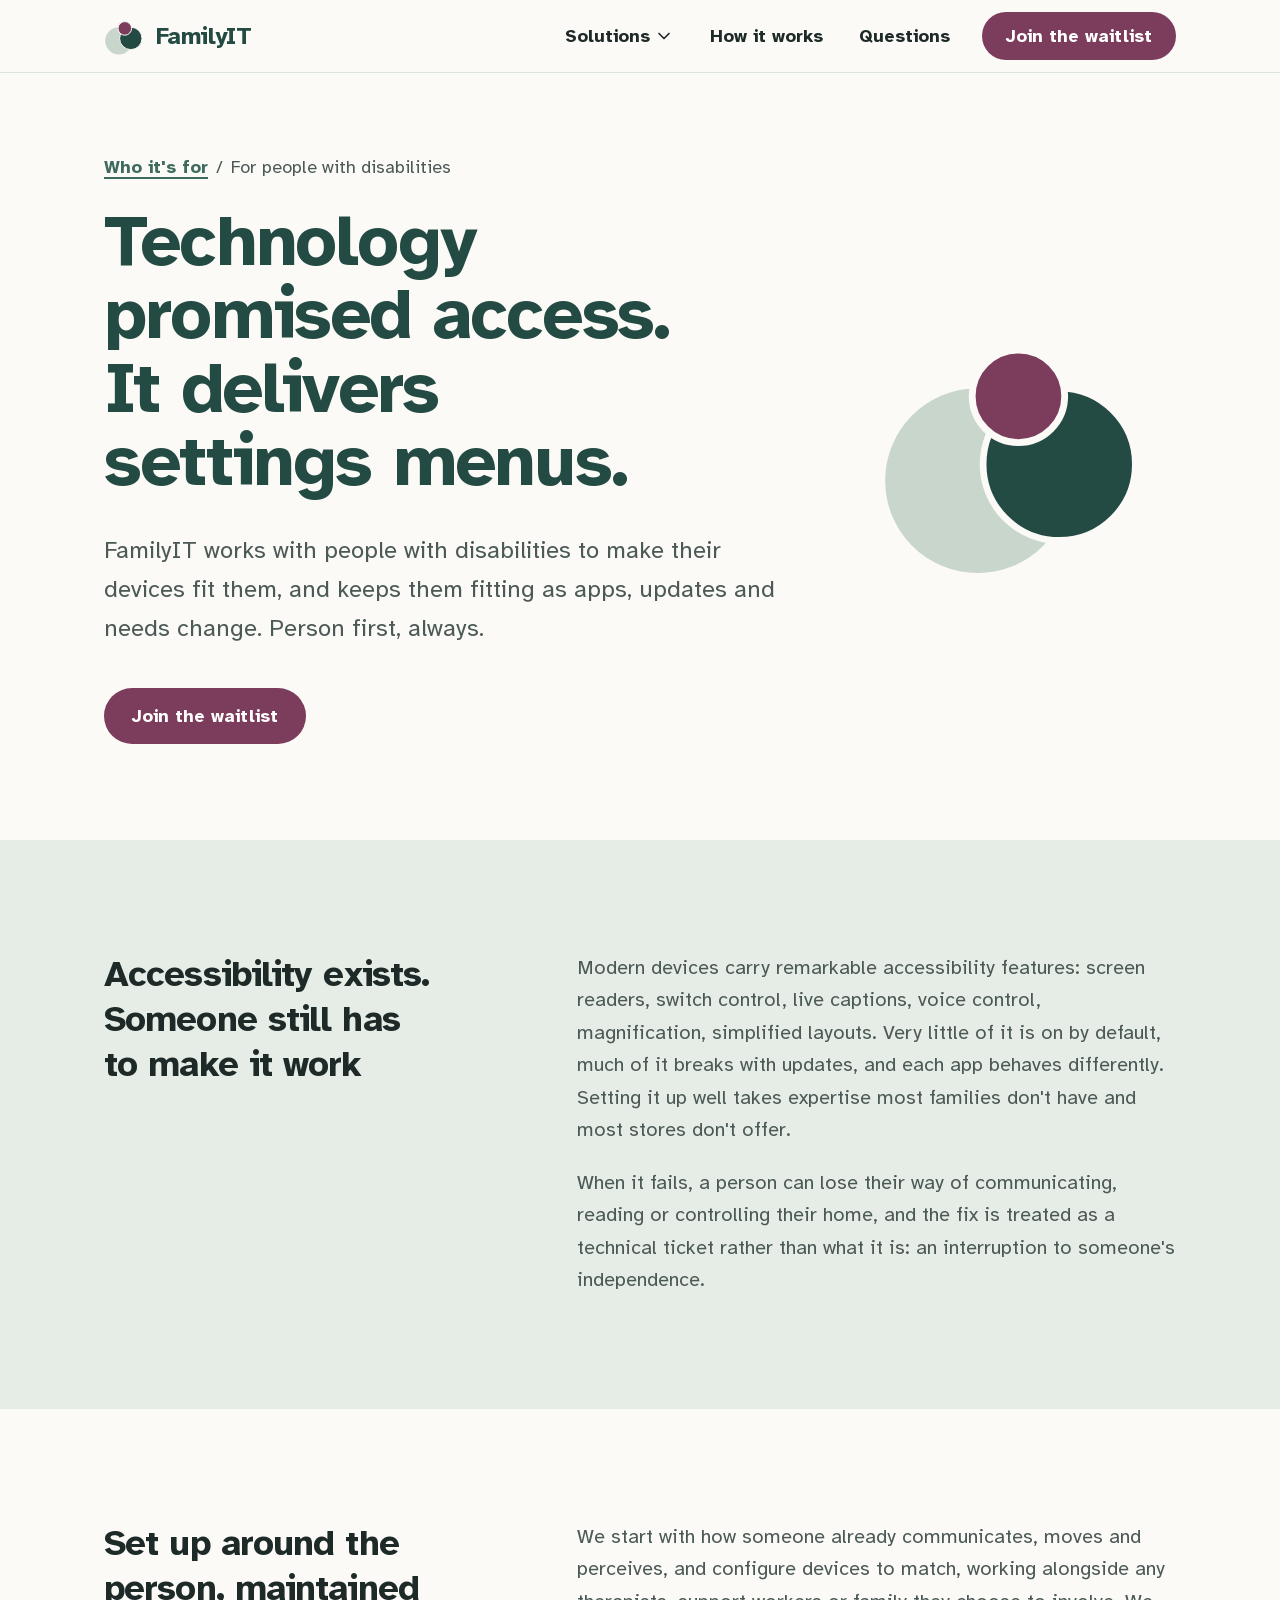
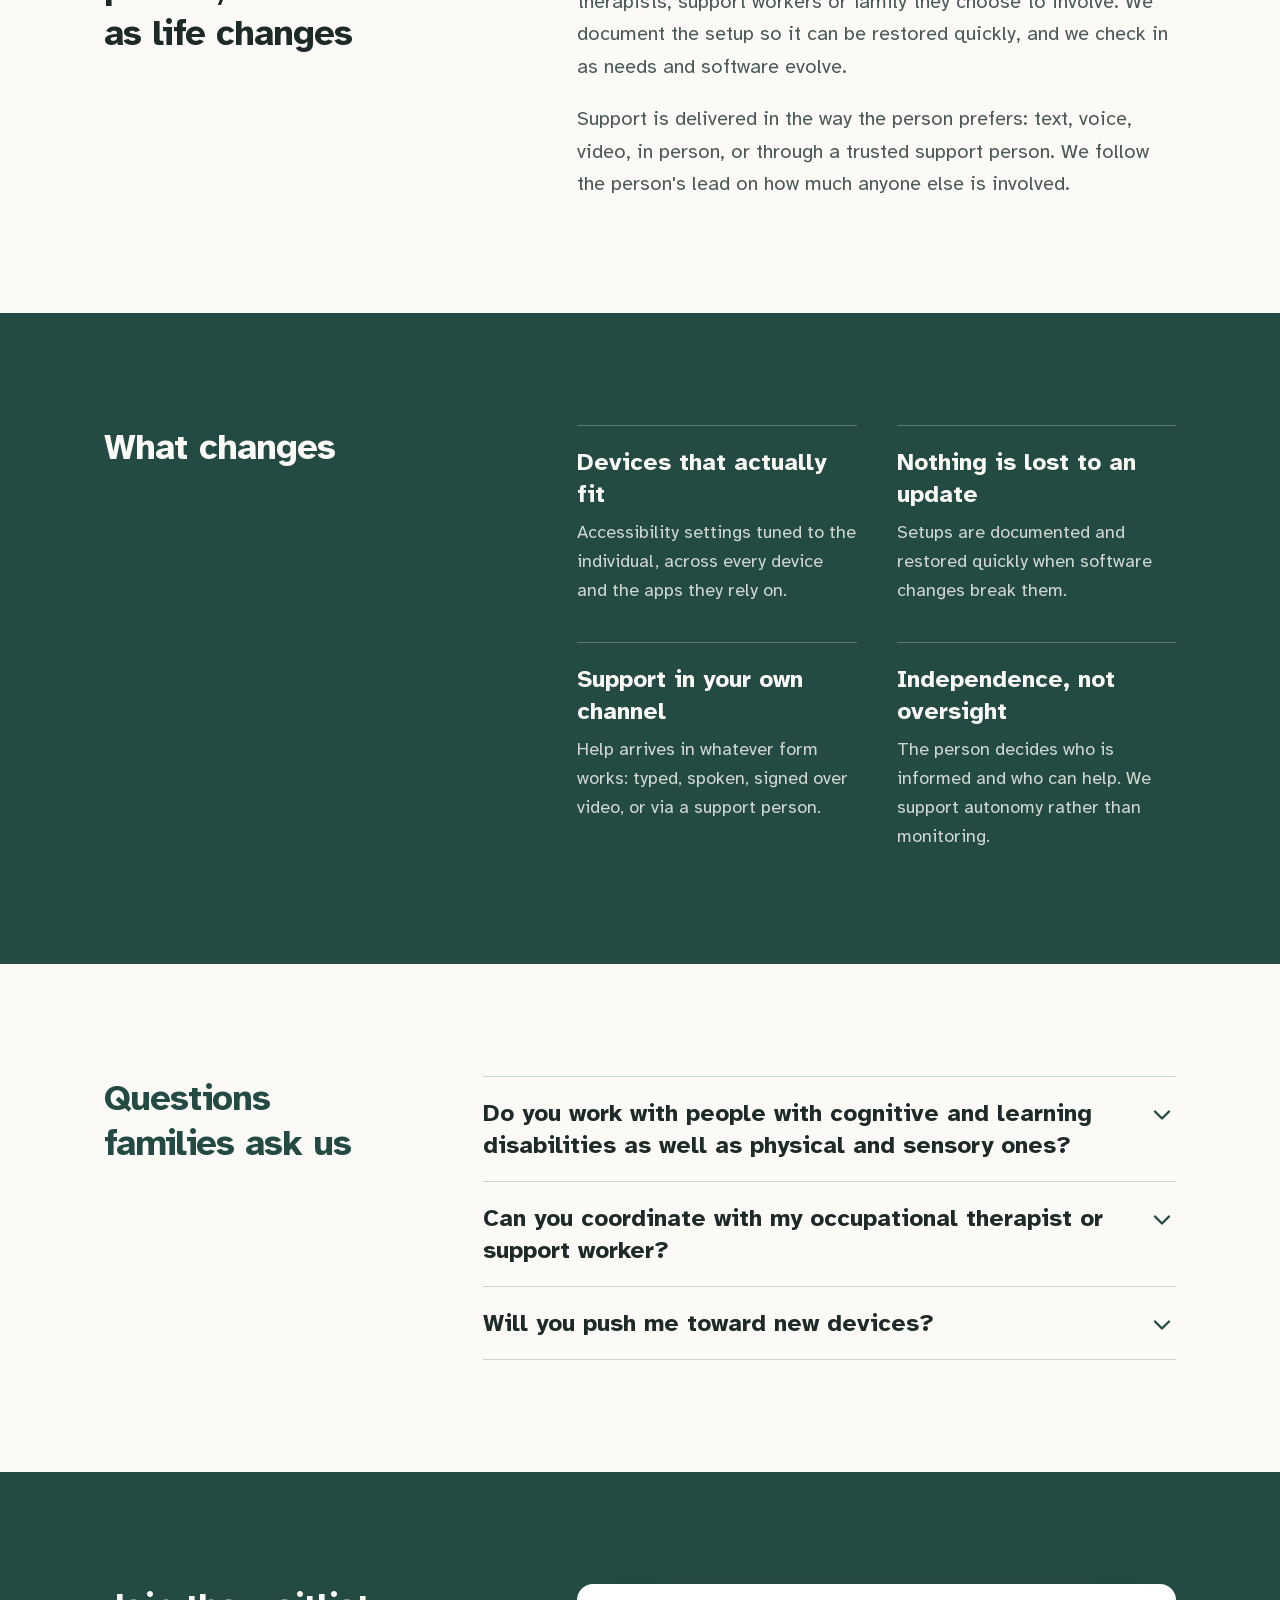
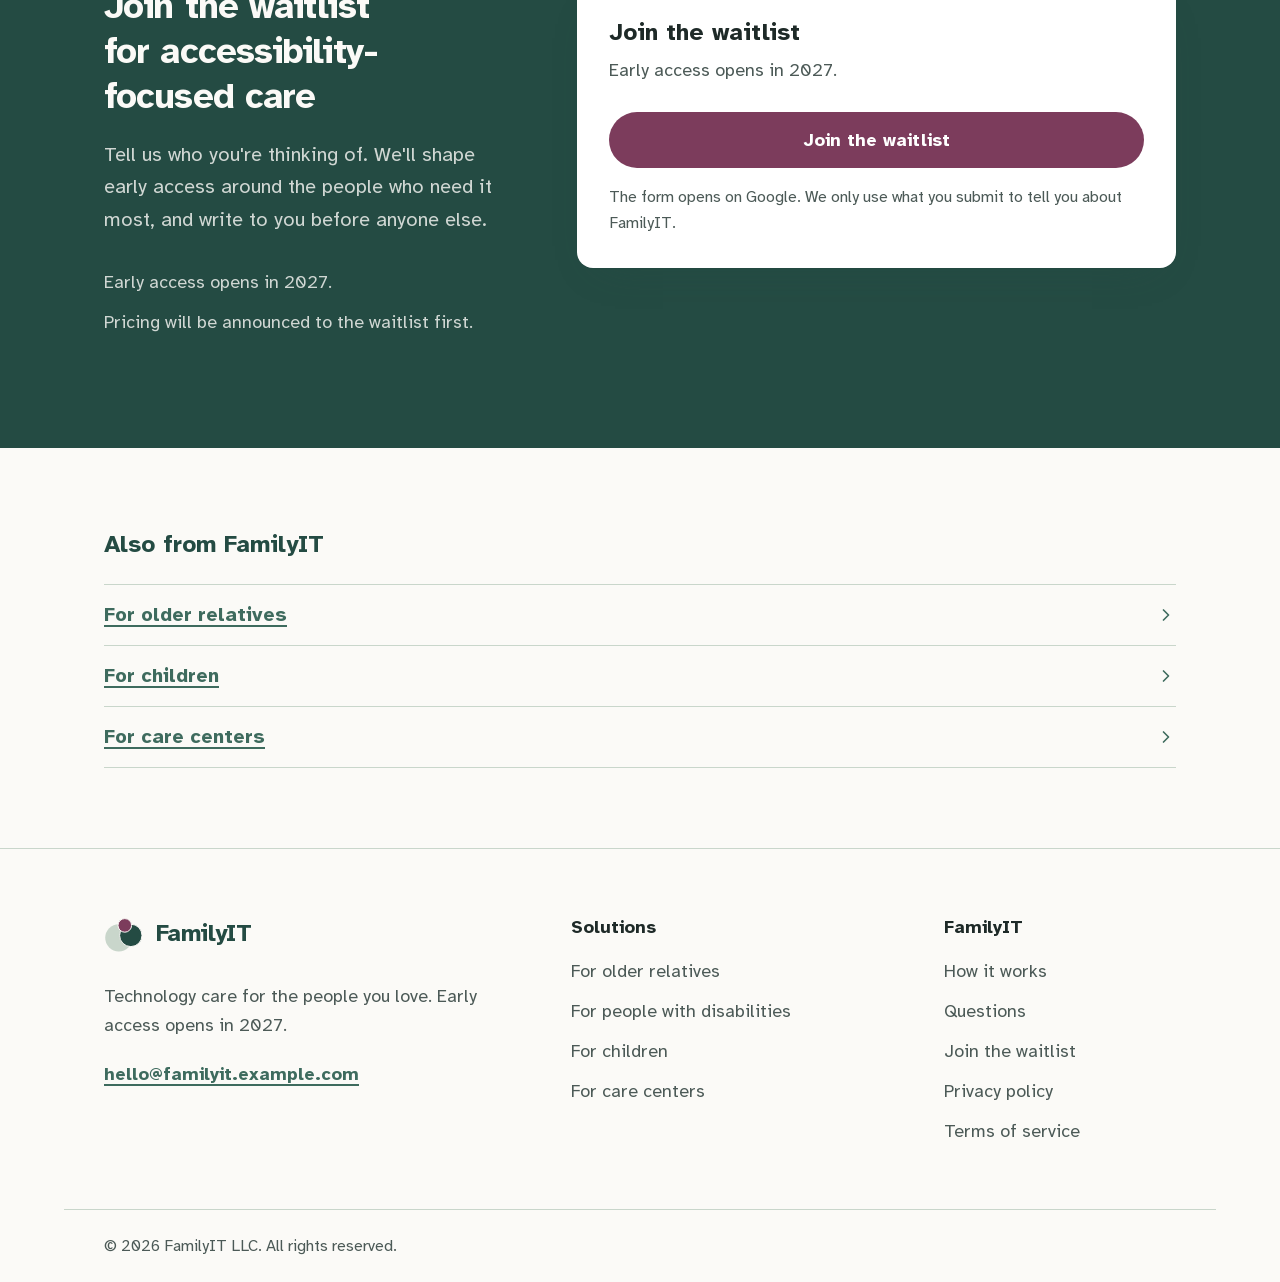
<file: solutions/disabilities/index.html>
<!DOCTYPE html><html lang="en" class="_1X-hxG_variable h-full"><head><meta charSet="utf-8"/><meta name="viewport" content="width=device-width, initial-scale=1"/><link rel="preload" href="/_next/static/media/191d227036512e10-s.p.0hs6q6udzld4a.woff2" as="font" crossorigin="" type="font/woff2"/><link rel="preload" href="/_next/static/media/8cccf984c8510bbf-s.p.2li_3lqay9qjq.woff2" as="font" crossorigin="" type="font/woff2"/><link rel="stylesheet" href="/_next/static/chunks/1l8vdhv8x1p7y.css" data-precedence="next"/><link rel="preload" as="script" fetchPriority="low" href="/_next/static/chunks/310vm2bl3xxpt.js"/><script src="/_next/static/chunks/1wnov70f88xjy.js" async=""></script><script src="/_next/static/chunks/23e6jep2anmtk.js" async=""></script><script src="/_next/static/chunks/0c98xzjfks9hq.js" async=""></script><script src="/_next/static/chunks/turbopack-077hmtqrhcoji.js" async=""></script><script src="/_next/static/chunks/3zt_16xndew4w.js" async=""></script><script src="/_next/static/chunks/3qfy96eoyh-ek.js" async=""></script><meta name="theme-color" content="#244b43"/><meta name="color-scheme" content="light"/><title>Technology care for people with disabilities | FamilyIT</title><meta name="description" content="Technology set up and looked after around how each person communicates, moves and perceives, with ongoing support that respects independence."/><meta name="application-name" content="FamilyIT"/><link rel="author" href="https://familyit-app.github.io"/><meta name="author" content="FamilyIT"/><link rel="manifest" href="/manifest.webmanifest"/><meta name="keywords" content="technology care,tech support for seniors,tech help for elderly parents,accessible technology support,assistive technology setup,parental controls help,online safety for children,care home resident technology,family tech support waitlist"/><meta name="creator" content="FamilyIT"/><meta name="publisher" content="FamilyIT"/><meta name="robots" content="index, follow"/><meta name="googlebot" content="index, follow, max-video-preview:-1, max-image-preview:large, max-snippet:-1"/><meta name="category" content="technology"/><link rel="canonical" href="https://familyit-app.github.io/solutions/disabilities/"/><meta property="og:title" content="Technology care for people with disabilities"/><meta property="og:description" content="Technology set up and looked after around how each person communicates, moves and perceives, with ongoing support that respects independence."/><meta property="og:url" content="https://familyit-app.github.io/solutions/disabilities/"/><meta property="og:image" content="https://familyit-app.github.io/solutions/disabilities/opengraph-image?e34e68083db980da"/><meta property="og:image:type" content="image/png"/><meta property="og:image:width" content="1200"/><meta property="og:image:height" content="630"/><meta property="og:type" content="website"/><meta name="twitter:card" content="summary_large_image"/><meta name="twitter:title" content="Technology care for people with disabilities"/><meta name="twitter:description" content="Technology set up and looked after around how each person communicates, moves and perceives, with ongoing support that respects independence."/><meta name="twitter:image" content="https://familyit-app.github.io/solutions/disabilities/opengraph-image?e34e68083db980da"/><meta name="twitter:image:type" content="image/png"/><meta name="twitter:image:width" content="1200"/><meta name="twitter:image:height" content="630"/><link rel="icon" href="/icon.svg?icon.3rolkihuyfymg.svg" sizes="any" type="image/svg+xml"/><link rel="apple-touch-icon" href="/apple-icon?dedf885c36177838" type="image/png" sizes="180x180"/><meta name="next-size-adjust" content=""/><script src="/_next/static/chunks/0cz1d0mv5g_q7.js" noModule=""></script></head><body class="flex min-h-full flex-col"><div hidden=""><!--$--><!--/$--></div><a href="#main" class="sr-only focus:not-sr-only focus:fixed focus:left-4 focus:top-4 focus:z-50 focus:rounded-full focus:bg-pine focus:px-5 focus:py-3 focus:text-lg focus:font-bold focus:text-paper">Skip to main content</a><header class="sticky top-0 z-40 border-b border-sage-deep/60 bg-paper/95 backdrop-blur-sm"><div class="mx-auto w-full max-w-6xl px-6 sm:px-10 flex h-[4.5rem] items-center justify-between gap-6"><a class="flex items-center gap-3 rounded-lg text-2xl font-bold tracking-tight text-pine" href="/"><svg xmlns="http://www.w3.org/2000/svg" viewBox="0 0 200 200" class="size-10" aria-hidden="true" focusable="false"><circle cx="74" cy="124" r="68" fill="#c9d6cb"></circle><circle cx="134" cy="112" r="56" fill="#244b43" stroke="#fbfaf7" stroke-width="5"></circle><circle cx="104" cy="62" r="34" fill="#7c3c5c" stroke="#fbfaf7" stroke-width="5"></circle></svg>FamilyIT</a><nav aria-label="Primary" class="hidden items-center gap-1 lg:flex"><details class="group relative"><summary class="flex cursor-pointer items-center gap-1 rounded-full px-4 py-2 text-lg font-bold text-ink hover:bg-sage">Solutions<svg xmlns="http://www.w3.org/2000/svg" viewBox="0 0 24 24" fill="none" stroke="currentColor" stroke-width="2" stroke-linecap="round" stroke-linejoin="round" aria-hidden="true" focusable="false" class="details-chevron size-5 transition-transform"><path d="m6 9 6 6 6-6"></path></svg></summary><ul class="absolute left-0 top-full mt-2 w-72 rounded-2xl border border-sage-deep bg-paper p-2 shadow-card"><li><a class="block rounded-xl px-4 py-3 text-lg font-bold text-ink hover:bg-sage" href="/solutions/seniors/">For older relatives</a></li><li><a class="block rounded-xl px-4 py-3 text-lg font-bold text-ink hover:bg-sage" href="/solutions/disabilities/">For people with disabilities</a></li><li><a class="block rounded-xl px-4 py-3 text-lg font-bold text-ink hover:bg-sage" href="/solutions/children/">For children</a></li><li><a class="block rounded-xl px-4 py-3 text-lg font-bold text-ink hover:bg-sage" href="/solutions/care-centers/">For care centers</a></li></ul></details><a class="rounded-full px-4 py-2 text-lg font-bold text-ink hover:bg-sage" href="/#how-it-works">How it works</a><a class="rounded-full px-4 py-2 text-lg font-bold text-ink hover:bg-sage" href="/#faq">Questions</a><a href="https://forms.gle/j15QbKqQdQ5t855G7" class="ml-3 inline-flex min-h-12 items-center rounded-full bg-berry px-6 text-lg font-bold text-white hover:bg-berry-deep">Join the waitlist</a></nav><details class="relative lg:hidden"><summary class="flex min-h-12 cursor-pointer items-center gap-2 rounded-full border-2 border-pine px-4 text-lg font-bold text-pine" aria-label="Menu">Menu<svg xmlns="http://www.w3.org/2000/svg" viewBox="0 0 24 24" fill="none" stroke="currentColor" stroke-width="2" stroke-linecap="round" stroke-linejoin="round" aria-hidden="true" focusable="false" class="details-chevron size-5 transition-transform"><path d="m6 9 6 6 6-6"></path></svg></summary><nav aria-label="Mobile" class="absolute right-0 top-full mt-3 w-[min(20rem,calc(100vw-3rem))] rounded-2xl border border-sage-deep bg-paper p-3 shadow-card"><p class="px-3 pb-1 pt-2 text-base font-bold text-ink-soft">Solutions</p><ul><li><a class="block rounded-xl px-3 py-2.5 text-lg font-bold text-ink hover:bg-sage" href="/solutions/seniors/">For older relatives</a></li><li><a class="block rounded-xl px-3 py-2.5 text-lg font-bold text-ink hover:bg-sage" href="/solutions/disabilities/">For people with disabilities</a></li><li><a class="block rounded-xl px-3 py-2.5 text-lg font-bold text-ink hover:bg-sage" href="/solutions/children/">For children</a></li><li><a class="block rounded-xl px-3 py-2.5 text-lg font-bold text-ink hover:bg-sage" href="/solutions/care-centers/">For care centers</a></li></ul><ul class="mt-2 border-t border-sage-deep pt-2"><li><a class="block rounded-xl px-3 py-2.5 text-lg font-bold text-ink hover:bg-sage" href="/#how-it-works">How it works</a></li><li><a class="block rounded-xl px-3 py-2.5 text-lg font-bold text-ink hover:bg-sage" href="/#faq">Questions</a></li></ul><a href="https://forms.gle/j15QbKqQdQ5t855G7" class="mt-3 flex min-h-12 items-center justify-center rounded-full bg-berry px-5 text-lg font-bold text-white hover:bg-berry-deep">Join the waitlist</a></nav></details></div></header><main id="main" class="flex-1"><article><header class="pb-16 pt-12 sm:pt-16 lg:pb-24 lg:pt-20"><div class="mx-auto w-full max-w-6xl px-6 sm:px-10 grid items-center gap-10 lg:grid-cols-12 lg:gap-12"><div class="lg:col-span-8"><p class="text-lg text-ink-soft"><a class="font-bold text-moss underline decoration-2 underline-offset-4 hover:text-pine " href="/#who-its-for">Who it&#x27;s for</a><span aria-hidden="true" class="mx-2">/</span>For people with disabilities</p><h1 class="mt-6 max-w-[18ch] text-display font-bold text-pine text-balance lg:text-display-lg">Technology promised access. It delivers settings menus.</h1><p class="mt-8 max-w-[56ch] text-xl leading-relaxed text-ink-soft sm:text-2xl sm:leading-relaxed">FamilyIT works with people with disabilities to make their devices fit them, and keeps them fitting as apps, updates and needs change. Person first, always.</p><div class="mt-10"><a class="inline-flex min-h-14 items-center justify-center gap-2 rounded-full px-7 text-lg font-bold transition-colors duration-150 bg-berry text-white hover:bg-berry-deep " href="https://forms.gle/j15QbKqQdQ5t855G7">Join the waitlist</a></div></div><div class="order-first mx-auto w-36 sm:w-44 lg:order-none lg:col-span-4 lg:w-full lg:max-w-[17rem] lg:justify-self-end"><svg xmlns="http://www.w3.org/2000/svg" viewBox="0 0 200 200" class="aspect-square w-full" aria-hidden="true" focusable="false"><circle cx="74" cy="124" r="68" fill="#c9d6cb"></circle><circle cx="134" cy="112" r="56" fill="#244b43" stroke="#fbfaf7" stroke-width="5"></circle><circle cx="104" cy="62" r="34" fill="#7c3c5c" stroke="#fbfaf7" stroke-width="5"></circle></svg></div></div></header><section id="problem" aria-labelledby="problem-heading" class="scroll-mt-24 py-20 sm:py-28 bg-sage "><div class="mx-auto w-full max-w-6xl px-6 sm:px-10 grid gap-10 lg:grid-cols-12 lg:gap-16"><div class="lg:col-span-5"><h2 id="problem-heading" class="text-3xl font-bold leading-tight tracking-tight text-balance sm:text-4xl">Accessibility exists. Someone still has to make it work</h2></div><div class="lg:col-span-7"><div class="max-w-[62ch] space-y-5 text-lg leading-relaxed sm:text-xl text-ink-soft"><p>Modern devices carry remarkable accessibility features: screen readers, switch control, live captions, voice control, magnification, simplified layouts. Very little of it is on by default, much of it breaks with updates, and each app behaves differently. Setting it up well takes expertise most families don&#x27;t have and most stores don&#x27;t offer.</p><p>When it fails, a person can lose their way of communicating, reading or controlling their home, and the fix is treated as a technical ticket rather than what it is: an interruption to someone&#x27;s independence.</p></div></div></div></section><section id="solution" aria-labelledby="solution-heading" class="scroll-mt-24 py-20 sm:py-28  "><div class="mx-auto w-full max-w-6xl px-6 sm:px-10 grid gap-10 lg:grid-cols-12 lg:gap-16"><div class="lg:col-span-5"><h2 id="solution-heading" class="text-3xl font-bold leading-tight tracking-tight text-balance sm:text-4xl">Set up around the person, maintained as life changes</h2></div><div class="lg:col-span-7"><div class="max-w-[62ch] space-y-5 text-lg leading-relaxed sm:text-xl text-ink-soft"><p>We start with how someone already communicates, moves and perceives, and configure devices to match, working alongside any therapists, support workers or family they choose to involve. We document the setup so it can be restored quickly, and we check in as needs and software evolve.</p><p>Support is delivered in the way the person prefers: text, voice, video, in person, or through a trusted support person. We follow the person&#x27;s lead on how much anyone else is involved.</p></div></div></div></section><section id="benefits" aria-labelledby="benefits-heading" class="scroll-mt-24 py-20 sm:py-28 bg-pine text-paper "><div class="mx-auto w-full max-w-6xl px-6 sm:px-10 grid gap-10 lg:grid-cols-12 lg:gap-16"><div class="lg:col-span-5"><h2 id="benefits-heading" class="text-3xl font-bold leading-tight tracking-tight text-balance sm:text-4xl">What changes</h2></div><div class="lg:col-span-7"><dl class="grid gap-x-10 gap-y-9 sm:grid-cols-2"><div class="border-t border-paper/25 pt-5"><dt class="text-2xl font-bold">Devices that actually fit</dt><dd class="mt-2 text-lg leading-relaxed text-paper/80">Accessibility settings tuned to the individual, across every device and the apps they rely on.</dd></div><div class="border-t border-paper/25 pt-5"><dt class="text-2xl font-bold">Nothing is lost to an update</dt><dd class="mt-2 text-lg leading-relaxed text-paper/80">Setups are documented and restored quickly when software changes break them.</dd></div><div class="border-t border-paper/25 pt-5"><dt class="text-2xl font-bold">Support in your own channel</dt><dd class="mt-2 text-lg leading-relaxed text-paper/80">Help arrives in whatever form works: typed, spoken, signed over video, or via a support person.</dd></div><div class="border-t border-paper/25 pt-5"><dt class="text-2xl font-bold">Independence, not oversight</dt><dd class="mt-2 text-lg leading-relaxed text-paper/80">The person decides who is informed and who can help. We support autonomy rather than monitoring.</dd></div></dl></div></div></section><section id="faq" aria-labelledby="faq-heading" class="scroll-mt-24 py-20 sm:py-28 "><div class="mx-auto w-full max-w-6xl px-6 sm:px-10 grid gap-10 lg:grid-cols-12 lg:gap-16"><h2 id="faq-heading" class="text-3xl font-bold leading-tight tracking-tight text-pine text-balance sm:text-4xl lg:col-span-4">Questions families ask us</h2><div class="lg:col-span-8"><div class="divide-y divide-sage-deep border-y border-sage-deep"><details class="group py-5"><summary class="flex cursor-pointer items-start justify-between gap-6 rounded-lg text-left text-xl font-bold text-ink sm:text-2xl"><span>Do you work with people with cognitive and learning disabilities as well as physical and sensory ones?</span><svg xmlns="http://www.w3.org/2000/svg" viewBox="0 0 24 24" fill="none" stroke="currentColor" stroke-width="2" stroke-linecap="round" stroke-linejoin="round" aria-hidden="true" focusable="false" class="details-chevron mt-1 size-7 shrink-0 text-pine transition-transform"><path d="m6 9 6 6 6-6"></path></svg></summary><p class="mt-4 max-w-[62ch] text-lg leading-relaxed text-ink-soft sm:text-xl">Yes. The approach is the same: start from how the person communicates and what they want to do, build the setup around that, and support in a consistent, predictable way.</p></details><details class="group py-5"><summary class="flex cursor-pointer items-start justify-between gap-6 rounded-lg text-left text-xl font-bold text-ink sm:text-2xl"><span>Can you coordinate with my occupational therapist or support worker?</span><svg xmlns="http://www.w3.org/2000/svg" viewBox="0 0 24 24" fill="none" stroke="currentColor" stroke-width="2" stroke-linecap="round" stroke-linejoin="round" aria-hidden="true" focusable="false" class="details-chevron mt-1 size-7 shrink-0 text-pine transition-transform"><path d="m6 9 6 6 6-6"></path></svg></summary><p class="mt-4 max-w-[62ch] text-lg leading-relaxed text-ink-soft sm:text-xl">Yes, with your permission. Good accessibility setups are a team effort, and we&#x27;d rather build on recommendations you already trust than start from scratch.</p></details><details class="group py-5"><summary class="flex cursor-pointer items-start justify-between gap-6 rounded-lg text-left text-xl font-bold text-ink sm:text-2xl"><span>Will you push me toward new devices?</span><svg xmlns="http://www.w3.org/2000/svg" viewBox="0 0 24 24" fill="none" stroke="currentColor" stroke-width="2" stroke-linecap="round" stroke-linejoin="round" aria-hidden="true" focusable="false" class="details-chevron mt-1 size-7 shrink-0 text-pine transition-transform"><path d="m6 9 6 6 6-6"></path></svg></summary><p class="mt-4 max-w-[62ch] text-lg leading-relaxed text-ink-soft sm:text-xl">No. We start with what you own and what already works for you. If something would genuinely help, we&#x27;ll say so plainly and leave the decision to you.</p></details></div></div></div></section><section id="waitlist" aria-labelledby="waitlist-heading" class="scroll-mt-24 bg-pine py-20 text-paper sm:py-28"><div class="mx-auto w-full max-w-6xl px-6 sm:px-10 grid gap-12 lg:grid-cols-12 lg:gap-16"><div class="lg:col-span-5"><h2 id="waitlist-heading" class="text-3xl font-bold leading-tight tracking-tight text-balance sm:text-4xl">Join the waitlist for accessibility-focused care</h2><p class="mt-5 max-w-[48ch] text-lg leading-relaxed text-paper/80 sm:text-xl">Tell us who you&#x27;re thinking of. We&#x27;ll shape early access around the people who need it most, and write to you before anyone else.</p><ul class="mt-8 space-y-3 text-lg text-paper/80"><li>Early access opens in 2027<!-- -->.</li><li>Pricing will be announced to the waitlist first.</li></ul></div><div class="min-w-0 lg:col-span-7"><div class="rounded-2xl bg-white p-6 text-ink shadow-card sm:p-8"><h3 class="text-2xl font-bold">Join the waitlist</h3><p class="mt-2 text-lg text-ink-soft">Early access opens in 2027<!-- -->.</p><a href="https://forms.gle/j15QbKqQdQ5t855G7" class="mt-7 inline-flex min-h-14 w-full items-center justify-center rounded-full bg-berry px-7 text-lg font-bold text-white transition-colors hover:bg-berry-deep">Join the waitlist</a><p class="mt-4 text-base leading-relaxed text-ink-soft">The form opens on Google. We only use what you submit to tell you about FamilyIT.</p></div></div></div></section></article><nav aria-labelledby="other-heading" class="py-16 sm:py-20"><div class="mx-auto w-full max-w-6xl px-6 sm:px-10 "><h2 id="other-heading" class="text-2xl font-bold text-pine">Also from FamilyIT</h2><ul class="mt-6 divide-y divide-sage-deep border-y border-sage-deep"><li><a class="font-bold text-moss underline decoration-2 underline-offset-4 hover:text-pine flex items-center justify-between gap-4 py-4 text-xl no-underline hover:underline" href="/solutions/seniors/">For older relatives<svg xmlns="http://www.w3.org/2000/svg" viewBox="0 0 24 24" fill="none" stroke="currentColor" stroke-width="2" stroke-linecap="round" stroke-linejoin="round" aria-hidden="true" focusable="false" class="size-5 -rotate-90"><path d="m6 9 6 6 6-6"></path></svg></a></li><li><a class="font-bold text-moss underline decoration-2 underline-offset-4 hover:text-pine flex items-center justify-between gap-4 py-4 text-xl no-underline hover:underline" href="/solutions/children/">For children<svg xmlns="http://www.w3.org/2000/svg" viewBox="0 0 24 24" fill="none" stroke="currentColor" stroke-width="2" stroke-linecap="round" stroke-linejoin="round" aria-hidden="true" focusable="false" class="size-5 -rotate-90"><path d="m6 9 6 6 6-6"></path></svg></a></li><li><a class="font-bold text-moss underline decoration-2 underline-offset-4 hover:text-pine flex items-center justify-between gap-4 py-4 text-xl no-underline hover:underline" href="/solutions/care-centers/">For care centers<svg xmlns="http://www.w3.org/2000/svg" viewBox="0 0 24 24" fill="none" stroke="currentColor" stroke-width="2" stroke-linecap="round" stroke-linejoin="round" aria-hidden="true" focusable="false" class="size-5 -rotate-90"><path d="m6 9 6 6 6-6"></path></svg></a></li></ul></div></nav><script type="application/ld+json">{"@context":"https://schema.org","@graph":[{"@type":"WebPage","@id":"https://familyit-app.github.io/solutions/disabilities","url":"https://familyit-app.github.io/solutions/disabilities","name":"Technology care for people with disabilities","description":"Technology set up and looked after around how each person communicates, moves and perceives, with ongoing support that respects independence.","isPartOf":{"@id":"https://familyit-app.github.io/#website"},"about":{"@id":"https://familyit-app.github.io/solutions/disabilities#service"},"inLanguage":"en-US"},{"@type":"Service","@id":"https://familyit-app.github.io/solutions/disabilities#service","name":"FamilyIT: Technology care for people with disabilities","description":"Technology set up and looked after around how each person communicates, moves and perceives, with ongoing support that respects independence.","serviceType":"Technology care and support","provider":{"@id":"https://familyit-app.github.io/#organization"},"areaServed":"the United States","audience":{"@type":"Audience","audienceType":"people with disabilities"},"url":"https://familyit-app.github.io/solutions/disabilities"}]}</script><script type="application/ld+json">{"@context":"https://schema.org","@type":"FAQPage","@id":"https://familyit-app.github.io/solutions/disabilities#faq","mainEntity":[{"@type":"Question","name":"Do you work with people with cognitive and learning disabilities as well as physical and sensory ones?","acceptedAnswer":{"@type":"Answer","text":"Yes. The approach is the same: start from how the person communicates and what they want to do, build the setup around that, and support in a consistent, predictable way."}},{"@type":"Question","name":"Can you coordinate with my occupational therapist or support worker?","acceptedAnswer":{"@type":"Answer","text":"Yes, with your permission. Good accessibility setups are a team effort, and we'd rather build on recommendations you already trust than start from scratch."}},{"@type":"Question","name":"Will you push me toward new devices?","acceptedAnswer":{"@type":"Answer","text":"No. We start with what you own and what already works for you. If something would genuinely help, we'll say so plainly and leave the decision to you."}}]}</script><!--$--><!--/$--></main><footer class="border-t border-sage-deep bg-paper"><div class="mx-auto w-full max-w-6xl px-6 sm:px-10 grid gap-12 py-16 lg:grid-cols-12"><div class="lg:col-span-5"><a class="inline-flex items-center gap-3 rounded-lg text-2xl font-bold tracking-tight text-pine" href="/"><svg xmlns="http://www.w3.org/2000/svg" viewBox="0 0 200 200" class="size-10" aria-hidden="true" focusable="false"><circle cx="74" cy="124" r="68" fill="#c9d6cb"></circle><circle cx="134" cy="112" r="56" fill="#244b43" stroke="#fbfaf7" stroke-width="5"></circle><circle cx="104" cy="62" r="34" fill="#7c3c5c" stroke="#fbfaf7" stroke-width="5"></circle></svg>FamilyIT</a><p class="mt-5 max-w-sm text-lg leading-relaxed text-ink-soft">Technology care for the people you love<!-- -->. <!-- -->Early access opens in 2027<!-- -->.</p><p class="mt-5 text-lg"><a href="mailto:hello@familyit.example.com" class="font-bold text-moss underline decoration-2 underline-offset-4 hover:text-pine">hello@familyit.example.com</a></p></div><nav aria-label="Solutions" class="lg:col-span-4"><h2 class="text-lg font-bold">Solutions</h2><ul class="mt-4 space-y-3 text-lg"><li><a class="text-ink-soft hover:text-pine hover:underline" href="/solutions/seniors/">For older relatives</a></li><li><a class="text-ink-soft hover:text-pine hover:underline" href="/solutions/disabilities/">For people with disabilities</a></li><li><a class="text-ink-soft hover:text-pine hover:underline" href="/solutions/children/">For children</a></li><li><a class="text-ink-soft hover:text-pine hover:underline" href="/solutions/care-centers/">For care centers</a></li></ul></nav><nav aria-label="Site" class="lg:col-span-3"><h2 class="text-lg font-bold">FamilyIT</h2><ul class="mt-4 space-y-3 text-lg"><li><a class="text-ink-soft hover:text-pine hover:underline" href="/#how-it-works">How it works</a></li><li><a class="text-ink-soft hover:text-pine hover:underline" href="/#faq">Questions</a></li><li><a href="https://forms.gle/j15QbKqQdQ5t855G7" class="text-ink-soft hover:text-pine hover:underline">Join the waitlist</a></li><li><a class="text-ink-soft hover:text-pine hover:underline" href="/privacy/">Privacy policy</a></li><li><a class="text-ink-soft hover:text-pine hover:underline" href="/terms/">Terms of service</a></li></ul></nav></div><div class="mx-auto w-full max-w-6xl px-6 sm:px-10 border-t border-sage-deep py-6 text-base text-ink-soft">© <!-- -->2026<!-- --> <!-- -->FamilyIT LLC<!-- -->. All rights reserved.</div></footer><script type="application/ld+json">{"@context":"https://schema.org","@graph":[{"@type":"Organization","@id":"https://familyit-app.github.io/#organization","name":"FamilyIT","legalName":"FamilyIT LLC","url":"https://familyit-app.github.io","logo":{"@type":"ImageObject","url":"https://familyit-app.github.io/icon.svg"},"email":"hello@familyit.example.com","foundingDate":"2026","contactPoint":[{"@type":"ContactPoint","contactType":"customer support","email":"hello@familyit.example.com","availableLanguage":["English"]}]},{"@type":"WebSite","@id":"https://familyit-app.github.io/#website","name":"FamilyIT","url":"https://familyit-app.github.io","description":"FamilyIT keeps the people you care for connected, safe and confident with their technology: older parents, family members with disabilities, children, and the residents of care centers. Join the waitlist.","publisher":{"@id":"https://familyit-app.github.io/#organization"},"inLanguage":"en-US"}]}</script><script id="_R_">(globalThis["TURBOPACK"] || (globalThis["TURBOPACK"] = [])).push({"otherChunks":["static/chunks/310vm2bl3xxpt.js","static/chunks/1wnov70f88xjy.js","static/chunks/23e6jep2anmtk.js","static/chunks/0c98xzjfks9hq.js"],"runtimeModuleIds":[94553]});</script><script src="/_next/static/chunks/310vm2bl3xxpt.js" async=""></script><script>(self.__next_f=self.__next_f||[]).push([0])</script><script>self.__next_f.push([1,"1:\"$Sreact.fragment\"\n2:\"/_next/static/chunks/3zt_16xndew4w.js\"\n3:I[22016,[\"$2\"],\"\"]\n10:I[68027,[\"$2\"],\"default\",1]\n:HL[\"/_next/static/chunks/1l8vdhv8x1p7y.css\",\"style\"]\n:HL[\"/_next/static/media/191d227036512e10-s.p.0hs6q6udzld4a.woff2\",\"font\",{\"crossOrigin\":\"\",\"type\":\"font/woff2\"}]\n:HL[\"/_next/static/media/8cccf984c8510bbf-s.p.2li_3lqay9qjq.woff2\",\"font\",{\"crossOrigin\":\"\",\"type\":\"font/woff2\"}]\na:X\nd:[[\"children\",{\"s\":\"__PAGE__\",\"h\":512,\"d\":{\"r\":\"$Le\",\"p\":false,\"v\":null}}]]\nb:[[\"children\",{\"s\":\"disabilities\",\"h\":512,\"d\":{\"r\":\"$Lc\",\"p\":false,\"v\":\"$a\"},\"c\":\"$Qd\"}]]\n8:[[\"children\",{\"s\":\"solutions\",\"h\":512,\"d\":{\"r\":\"$L9\",\"p\":false,\"v\":\"$a\"},\"c\":\"$Qb\"}]]\n0:{\"P\":null,\"c\":[\"\",\"solutions\",\"disabilities\",\"\"],\"q\":\"\",\"i\":false,\"t\":{\"t\":{\"s\":\"\",\"h\":528,\"d\":{\"r\":[\"$\",\"$1\",\"c\",{\"children\":[[[\"$\",\"link\",\"0\",{\"rel\":\"stylesheet\",\"href\":\"/_next/static/chunks/1l8vdhv8x1p7y.css\",\"precedence\":\"next\",\"crossOrigin\":\"$undefined\",\"nonce\":\"$undefined\"}],[\"$\",\"script\",\"script-0\",{\"src\":\"/_next/static/chunks/3zt_16xndew4w.js\",\"async\":true,\"nonce\":\"$undefined\"}]],[\"$\",\"html\",null,{\"lang\":\"en\",\"className\":\"_1X-hxG_variable h-full\",\"children\":[\"$\",\"body\",null,{\"className\":\"flex min-h-full flex-col\",\"children\":[[\"$\",\"a\",null,{\"href\":\"#main\",\"className\":\"sr-only focus:not-sr-only focus:fixed focus:left-4 focus:top-4 focus:z-50 focus:rounded-full focus:bg-pine focus:px-5 focus:py-3 focus:text-lg focus:font-bold focus:text-paper\",\"children\":\"Skip to main content\"}],[\"$\",\"header\",null,{\"className\":\"sticky top-0 z-40 border-b border-sage-deep/60 bg-paper/95 backdrop-blur-sm\",\"children\":[\"$\",\"div\",null,{\"className\":\"mx-auto w-full max-w-6xl px-6 sm:px-10 flex h-[4.5rem] items-center justify-between gap-6\",\"children\":[[\"$\",\"$L3\",null,{\"href\":\"/\",\"className\":\"flex items-center gap-3 rounded-lg text-2xl font-bold tracking-tight text-pine\",\"children\":[[\"$\",\"svg\",null,{\"xmlns\":\"http://www.w3.org/2000/svg\",\"viewBox\":\"0 0 200 200\",\"className\":\"size-10\",\"aria-hidden\":true,\"role\":\"$undefined\",\"focusable\":\"false\",\"children\":[null,[\"$\",\"circle\",null,{\"cx\":\"74\",\"cy\":\"124\",\"r\":\"68\",\"fill\":\"#c9d6cb\"}],[\"$\",\"circle\",null,{\"cx\":\"134\",\"cy\":\"112\",\"r\":\"56\",\"fill\":\"#244b43\",\"stroke\":\"#fbfaf7\",\"strokeWidth\":\"5\"}],[\"$\",\"circle\",null,{\"cx\":\"104\",\"cy\":\"62\",\"r\":\"34\",\"fill\":\"#7c3c5c\",\"stroke\":\"#fbfaf7\",\"strokeWidth\":\"5\"}]]}],\"FamilyIT\"]}],[\"$\",\"nav\",null,{\"aria-label\":\"Primary\",\"className\":\"hidden items-center gap-1 lg:flex\",\"children\":[[\"$\",\"details\",null,{\"className\":\"group relative\",\"children\":[[\"$\",\"summary\",null,{\"className\":\"flex cursor-pointer items-center gap-1 rounded-full px-4 py-2 text-lg font-bold text-ink hover:bg-sage\",\"children\":[\"Solutions\",[\"$\",\"svg\",null,{\"xmlns\":\"http://www.w3.org/2000/svg\",\"viewBox\":\"0 0 24 24\",\"fill\":\"none\",\"stroke\":\"currentColor\",\"strokeWidth\":\"2\",\"strokeLinecap\":\"round\",\"strokeLinejoin\":\"round\",\"aria-hidden\":true,\"role\":\"$undefined\",\"focusable\":\"false\",\"className\":\"details-chevron size-5 transition-transform\",\"children\":[null,[\"$\",\"path\",null,{\"d\":\"m6 9 6 6 6-6\"}]]}]]}],[\"$\",\"ul\",null,{\"className\":\"absolute left-0 top-full mt-2 w-72 rounded-2xl border border-sage-deep bg-paper p-2 shadow-card\",\"children\":[[\"$\",\"li\",\"seniors\",{\"children\":[\"$\",\"$L3\",null,{\"href\":\"/solutions/seniors\",\"className\":\"block rounded-xl px-4 py-3 text-lg font-bold text-ink hover:bg-sage\",\"children\":\"For older relatives\"}]}],[\"$\",\"li\",\"disabilities\",{\"children\":[\"$\",\"$L3\",null,{\"href\":\"/solutions/disabilities\",\"className\":\"block rounded-xl px-4 py-3 text-lg font-bold text-ink hover:bg-sage\",\"children\":\"For people with disabilities\"}]}],[\"$\",\"li\",\"children\",{\"children\":[\"$\",\"$L3\",null,{\"href\":\"/solutions/children\",\"className\":\"block rounded-xl px-4 py-3 text-lg font-bold text-ink hover:bg-sage\",\"children\":\"For children\"}]}],[\"$\",\"li\",\"care-centers\",{\"children\":[\"$\",\"$L3\",null,{\"href\":\"/solutions/care-centers\",\"className\":\"block rounded-xl px-4 py-3 text-lg font-bold text-ink hover:bg-sage\",\"children\":\"For care centers\"}]}]]}]]}],[[\"$\",\"$L3\",\"/#how-it-works\",{\"href\":\"/#how-it-works\",\"className\":\"rounded-full px-4 py-2 text-lg font-bold text-ink hover:bg-sage\",\"children\":\"How it works\"}],[\"$\",\"$L3\",\"/#faq\",{\"href\":\"/#faq\",\"className\":\"rounded-full px-4 py-2 text-lg font-bold text-ink hover:bg-sage\",\"children\":\"Questions\"}]],[\"$\",\"a\",null,{\"href\":\"https://forms.gle/j15QbKqQdQ5t855G7\",\"className\":\"ml-3 inline-flex min-h-12 items-center rounded-full bg-berry px-6 text-lg font-bold text-white hover:bg-berry-deep\",\"children\":\"Join the waitlist\"}]]}],[\"$\",\"details\",null,{\"className\":\"relative lg:hidden\",\"children\":[[\"$\",\"summary\",null,{\"className\":\"flex min-h-12 cursor-pointer items-center gap-2 rounded-full border-2 border-pine px-4 text-lg font-bold text-pine\",\"aria-label\":\"Menu\",\"children\":[\"Menu\",[\"$\",\"svg\",null,{\"xmlns\":\"http://www.w3.org/2000/svg\",\"viewBox\":\"0 0 24 24\",\"fill\":\"none\",\"stroke\":\"currentColor\",\"strokeWidth\":\"2\",\"strokeLinecap\":\"round\",\"strokeLinejoin\":\"round\",\"aria-hidden\":true,\"role\":\"$undefined\",\"focusable\":\"false\",\"className\":\"details-chevron size-5 transition-transform\",\"children\":[null,\"$0:t:t:d:r:props:children:1:props:children:props:children:1:props:children:props:children:1:props:children:0:props:children:0:props:children:1:props:children:1\"]}]]}],\"$L4\"]}]]}]}],\"$L5\",\"$L6\",\"$L7\"]}]}]]}],\"p\":false,\"v\":null},\"c\":\"$Q8\"},\"h\":{\"r\":\"$Lf\",\"p\":false,\"v\":null}},\"m\":\"$undefined\",\"G\":[\"$10\",[\"$L11\"]],\"S\":true,\"r\":\"$undefined\",\"s\":\"$undefined\",\"a\":\"$undefined\",\"l\":\"$undefined\",\"p\":\"$undefined\",\"d\":\"$undefined\",\"b\":\"PUAVdce_Q2qbrEKSQjdPb\"}\n12:\"/_next/static/chunks/3qfy96eoyh-ek.js\"\n13:I[39756,[\"$12\"],\"default\"]\n14:I[37457,[\"$12\"],\"default\"]\n1d:\"ViewportBoundary\"\n1e:I[97367,[\"$12\"],\"$1d\"]\n20:\"MetadataBoundary\"\n21:I[97367,[\"$12\"],\"$20\"]\n22:\"$Sreact.suspense\"\n4:[\"$\",\"nav\",null,{\"aria-label\":\"Mobile\",\"className\":\"absolute right-0 top-full mt-3 w-[min(20rem,calc(100vw-3rem))] rounded-2xl border border-sage-deep bg-paper p-3 shadow-card\",\"children\":[[\"$\",\"p\",null,{\"className\":\"px-3 pb-1 pt-2 text-base font-bold text-ink-soft\",\"children\":\"Solutions\"}],[\"$\",\"ul\",null,{\"children\":[[\"$\",\"li\",\"seniors\",{\"children\":[\"$\",\"$L3\",null,{\"href\":\"/solutions/seniors\",\"className\":\"block rounded-xl px-3 py-2.5 text-lg font-bold text-ink hover:bg-sage\",\"children\":\"For older relatives\"}]}],[\"$\",\"li\",\"disabilities\",{\"children\":[\"$\",\"$L3\",null,{\"href\":\"/solutions/disabilities\",\"className\":\"block rounded-xl px-3 py-2.5 text-lg font-bold text-ink hover:bg-sage\",\"children\":\"For people with disabilities\"}]}],[\"$\",\"li\",\"children\",{\"children\":[\"$\",\"$L3\",null,{\"href\":\"/solutions/children\",\"className\":\"block rounded-xl px-3 py-2.5 text-lg font-bold text-ink hover:bg-sage\",\"children\":\"For children\"}]}],[\"$\",\"li\",\"care-centers\",{\"children\":[\"$\",\"$L3\",null,{\"href\":\"/solutions/care-centers\",\"className\":\"block rounded-xl px-3 py-2.5 text-lg font-bold text-ink hover:bg-sage\",\"children\":\"For care centers\"}]}]]}],[\"$\",\"ul\",null,{\"className\":\"mt-2 border-t border-sage-deep pt-2\",\"children\":[[\"$\",\"li\",\"/#how-it-works\",{\"children\":[\"$\",\"$L3\",null,{\"href\":\"/#how-it-works\",\"className\":\"block rounded-xl px-3 py-2.5 text-lg font-bold text-ink hover:bg-sage\",\"children\":\"How it works\"}]}],[\"$\",\"li\",\"/#faq\",{\"children\":[\"$\",\"$L3\",null,{\"href\":\"/#faq\",\"className\":\"block rounded-xl px-3 py-2.5 text-lg font-bold text-ink hover:bg-sage\",\"children\":\"Questions\"}]}]]}],[\"$\",\"a\",null,{\"href\":\"https://forms.gle/j15QbKqQdQ5t855G7\",\"className\":\"mt-3 flex min-h-12 items-center justify-center rounded-full bg-berry px-5 text-lg font-bold text-white hover:bg-berry-deep\",\"children\":\"Join the waitlist\"}]]}]\n5:[\"$\",\"main\",null,{\"id\":\"main\",\"className\":\"flex-1\",\"children\":[\"$\",\"$L13\",null,{\"parallelRouterKey\":\"children\",\"error\":\"$undefined\",\"errorStyles\":\"$undefined\",\"errorScripts\":\"$undefined\",\"template\":[\"$\",\"$L14\",null,{}],\"templateStyles\":\"$undefined\",\"templateScripts\":\"$undefined\",\"notFound\":[[[\"$\",\"title\",null,{\"children\":\"404: This page could not be found.\"}],[\"$\",\"div\",null,{\"style\":{\"fontFamily\":\"system-ui,\\\"Segoe UI\\\",Roboto,Helvetica,Arial,sans-serif,\\\"Apple Color Emoji\\\",\\\"Segoe UI Emoji\\\"\",\"height\":\"100vh\",\"textAlign\":\"center\",\"display\":\"flex\",\"flexDirection\":\"column\",\"alignItems\":\"center\",\"justifyContent\":\"center\"},\"children\":[\"$\",\"div\",null,{\"children\":[[\"$\",\"style\",null,{\"dangerouslySetInnerHTML\":{\"__html\":\"body{color:#000;background:#fff;margin:0}.next-error-h1{border-right:1px solid rgba(0,0,0,.3)}@media (prefers-color-scheme:dark){body{color:#fff;background:#000}.next-error-h1{border-right:1px solid rgba(255,255,255,.3)}}\"}}],[\"$\",\"h1\",null,{\"className\":\"next-error-h1\",\"style\":{\"display\":\"inline-block\",\"margin\":\"0 20px 0 0\",\"padding\":\"0 23px 0 0\",\"fontSize\":24,\"fontWeight\":500,\"verticalAlign\":\"top\",\"lineHeight\":\"49px\"},\"children\":404}],[\"$\",\"div\",null,{\"style\":{\"display\":\"inline-block\"},\"children\":[\"$\",\"h2\",null,{\"style\":{\"fontSize\":14,\"fontWeight\":400,\"lineHeight\":\"49px\",\"margin\":0},\"children\":\"This page could not be found.\"}]}]]}]}]],[]],\"forbidden\":\"$undefined\",\"unauthorized\":\"$undefined\"}]}]\n6:[\"$\",\"footer\",null,{\"className\":\"border-t border-sage-deep bg-paper\",\"children\":[[\"$\",\"div\",null,{\"className\":\"mx-auto w-full max-w-6xl px-6 sm:px-10 grid gap-12 py-16 lg:grid-cols-12\",\"children\":[[\"$\",\"div\",null,{\"className\":\"lg:col-span-5\",\"children\":[[\"$\",\"$L3\",null,{\"href\":\"/\",\"className\":\"inline-flex items-center gap-3 rounded-lg text-2xl font-bold tracking-tight text-pine\",\"children\":[[\"$\",\"svg\",null,{\"xmlns\":\"http://www.w3.org/2000/svg\",\"viewBox\":\"0 0 200 200\",\"className\":\"size-10\",\"aria-hidden\":true,\"role\":\"$undefined\",\"focusable\":\"false\",\"children\":[null,[\"$\",\"circle\",null,{\"cx\":\"74\",\"cy\":\"124\",\"r\":\"68\",\"fill\":\"#c9d6cb\"}],[\"$\",\"circle\",null,{\"cx\":\"134\",\"cy\":\"112\",\"r\":\"56\",\"fill\":\"#244b43\",\"stroke\":\"#fbfaf7\",\"strokeWidth\":\"5\"}],[\"$\",\"circle\",null,{\"cx\":\"104\",\"cy\":\"62\",\"r\":\"34\",\"fill\":\"#7c3c5c\",\"stroke\":\"#fbfaf7\",\"strokeWidth\":\"5\"}]]}],\"FamilyIT\"]}],[\"$\",\"p\",null,{\"className\":\"mt-5 max-w-sm text-lg leading-relaxed text-ink-soft\",\"children\":[\"Technology care for the people you love\",\". \",\"Early access opens in 2027\",\".\"]}],[\"$\",\"p\",null,{\"className\":\"mt-5 text-lg\",\"children\":[\"$\",\"a\",null,{\"href\":\"mailto:hello@familyit.example.com\",\"className\":\"font-bold text-moss underline decoration-2 underline-offset-4 hover:text-pine\",\"children\":\"hello@familyit.example.com\"}]}]]}],[\"$\",\"nav\",null,{\"aria-label\":\"Solutions\",\"className\":\"lg:col-span-4\",\"children\":[[\"$\",\"h2\",null,{\"className\":\"text-lg font-bold\",\"children\":\"Solutions\"}],[\"$\",\"ul\",null,{\"className\":\"mt-4 space-y-3 text-lg\",\"children\":[[\"$\",\"li\",\"seniors\",{\"children\":[\"$\",\"$L3\",null,{\"href\":\"/solutions/seniors\",\"className\":\"text-ink-soft hover:text-pine hover:underline\",\"children\":\"For older relatives\"}]}],[\"$\",\"li\",\"disabilities\",{\"children\":[\"$\",\"$L3\",null,{\"href\":\"/solutions/disabilities\",\"className\":\"text-ink-soft hover:text-pine hover:underline\",\"children\":\"For people with disabilities\"}]}],[\"$\",\"li\",\"children\",{\"children\":[\"$\",\"$L3\",null,{\"href\":\"/solutions/children\",\"className\":\"text-ink-soft hover:text-pine hover:underline\",\"children\":\"For children\"}]}],[\"$\",\"li\",\"care-centers\",{\"children\":[\"$\",\"$L3\",null,{\"href\":\"/solutions/care-centers\",\"className\":\"text-ink-soft hover:text-pine hover:underline\",\"children\":\"For care centers\"}]}]]}]]}],[\"$\",\"nav\",null,{\"aria-label\":\"Site\",\"className\":\"lg:col-span-3\",\"children\":[[\"$\",\"h2\",null,{\"className\":\"text-lg font-bold\",\"children\":\"FamilyIT\"}],[\"$\",\"ul\",null,{\"className\":\"mt-4 space-y-3 text-lg\",\"children\":[[\"$\",\"li\",null,{\"children\":[\"$\",\"$L3\",null,{\"href\":\"/#how-it-works\",\"className\":\"text-ink-soft hover:text-pine hover:underline\",\"children\":\"How it works\"}]}],[\"$\",\"li\",null,{\"children\":[\"$\",\"$L3\",null,{\"href\":\"/#faq\",\"className\":\"text-ink-soft hover:text-pine hover:underline\",\"children\":\"Questions\"}]}],[\"$\",\"li\",null,{\"children\":[\"$\",\"a\",null,{\"href\":\"https://forms.gle/j15QbKqQdQ5t855G7\",\"className\":\"text-ink-soft hover:text-pine hover:underline\",\"children\":\"Join the waitlist\"}]}],[\"$\",\"li\",null,{\"children\":[\"$\",\"$L3\",null,{\"href\":\"/privacy\",\"className\":\"text-ink-soft hover:text-pine hover:underline\",\"children\":\"Privacy policy\"}]}],[\"$\",\"li\",null,{\"children\":[\"$\",\"$L3\",null,{\"href\":\"/terms\",\"className\":\"text-ink-soft hover:text-pine hover:underline\",\"children\":\"Terms of service\"}]}]]}]]}]]}],[\"$\",\"div\",null,{\"className\":\"mx-auto w-full max-w-6xl px-6 sm:px-10 border-t border-sage-deep py-6 text-base text-ink-soft\",\"children\":[\"© \",\"2026\",\" \",\"FamilyIT LLC\",\". All rights reserved.\"]}]]}]\n7:[\"$\",\"script\",null,{\"type\":\"application/ld+json\",\"dangerouslySetInnerHTML\":{\"__html\":\"{\\\"@context\\\":\\\"https://schema.org\\\",\\\"@graph\\\":[{\\\"@type\\\":\\\"Organization\\\",\\\"@id\\\":\\\"https://familyit-app.github.io/#organization\\\",\\\"name\\\":\\\"FamilyIT\\\",\\\"legalName\\\":\\\"FamilyIT LLC\\\",\\\"url\\\":\\\"https://familyit-app.github.io\\\",\\\"logo\\\":{\\\"@type\\\":\\\"ImageObject\\\",\\\"url\\\":\\\"https://familyit-app.github.io/icon.svg\\\"},\\\"email\\\":\\\"hello@familyit.example.com\\\",\\\"foundingDate\\\":\\\"2026\\\",\\\"contactPoint\\\":[{\\\"@type\\\":\\\"ContactPoint\\\",\\\"contactType\\\":\\\"customer support\\\",\\\"email\\\":\\\"hello@familyit.example.com\\\",\\\"availableLanguage\\\":[\\\"English\\\"]}]},{\\\"@type\\\":\\\"WebSite\\\",\\\"@id\\\":\\\"https://familyit-app.github.io/#website\\\",\\\"name\\\":\\\"FamilyIT\\\",\\\"url\\\":\\\"https://familyit-app.github.io\\\",\\\"description\\\":\\\"FamilyIT keeps the people you care for connected, safe and confident with their technology: older parents, family members with disabilities, children, and the residents of care centers. Join the waitlist.\\\",\\\"publisher\\\":{\\\"@id\\\":\\\"https://familyit-app.github.io/#organization\\\"},\\\"inLanguage\\\":\\\"en-US\\\"}]}\"}}]\n9:[\"$\",\"$1\",\"c\",{\"children\":[null,[\"$\",\"$L13\",null,{\"parallelRouterKey\":\"children\",\"error\":\"$undefined\",\"errorStyles\":\"$undefined\",\"errorScripts\":\"$undefined\",\"template\":[\"$\",\"$L14\",null,{}],\"templateStyles\":\"$undefined\",\"templateScripts\":\"$undefined\",\"notFound\":\"$undefined\",\"forbidden\":\"$undefined\",\"unauthorized\":\"$undefined\"}]]}]\nc:[\"$\",\"$1\",\"c\",{\"children\":[null,[\"$\",\"$L13\",null,{\"parallelRouterKey\":\"children\",\"error\":\"$undefined\",\"errorStyles\":\"$undefined\",\"errorScripts\":\"$undefined\",\"template\":[\"$\",\"$L14\",null,{}],\"templateStyles\":\"$undefined\",\"templateScripts\":\"$undefined\",\"notFound\":\"$undefined\",\"forbidden\":\"$undefined\",\"unauthorized\":\"$undefined\"}]]}]\ne:[\"$\",\"$1\",\"c\",{\"children\":[[[\"$\",\"article\",null,{\"children\":[[\"$\",\"header\",null,{\"className\":\"pb-16 pt-12 sm:pt-16 lg:pb-24 lg:pt-20\",\"children\":[\"$\",\"div\",null,{\"className\":\"mx-auto w-full max-w-6xl px-6 sm:px-10 grid items-center gap-10 lg:grid-cols-12 lg:gap-12\",\"children\":[[\"$\",\"div\",null,{\"className\":\"lg:col-span-8\",\"children\":[[\"$\",\"p\",null,{\"className\":\"text-lg text-ink-soft\",\"children\":[[\"$\",\"$L3\",null,{\"className\":\"font-bold text-moss underline decoration-2 underline-offset-4 hover:text-pine \",\"href\":\"/#who-its-for\",\"children\":\"Who it's for\"}],[\"$\",\"span\",null,{\"aria-hidden\":\"true\",\"className\":\"mx-2\",\"children\":\"/\"}],\"For people with disabilities\"]}],[\"$\",\"h1\",null,{\"className\":\"mt-6 max-w-[18ch] text-display font-bold text-pine text-balance lg:text-display-lg\",\"children\":\"Technology promised access. It delivers settings menus.\"}],[\"$\",\"p\",null,{\"className\":\"mt-8 max-w-[56ch] text-xl leading-relaxed text-ink-soft sm:text-2xl sm:leading-relaxed\",\"children\":\"FamilyIT works with people with disabilities to make their devices fit them, and keeps them fitting as apps, updates and needs change. Person first, always.\"}],[\"$\",\"div\",null,{\"className\":\"mt-10\",\"children\":[\"$\",\"$L3\",null,{\"className\":\"inline-flex min-h-14 items-center justify-center gap-2 rounded-full px-7 text-lg font-bold transition-colors duration-150 bg-berry text-white hover:bg-berry-deep \",\"href\":\"https://forms.gle/j15QbKqQdQ5t855G7\",\"children\":\"Join the waitlist\"}]}]]}],[\"$\",\"div\",null,{\"className\":\"order-first mx-auto w-36 sm:w-44 lg:order-none lg:col-span-4 lg:w-full lg:max-w-[17rem] lg:justify-self-end\",\"children\":[\"$\",\"svg\",null,{\"xmlns\":\"http://www.w3.org/2000/svg\",\"viewBox\":\"0 0 200 200\",\"className\":\"aspect-square w-full\",\"aria-hidden\":true,\"role\":\"$undefined\",\"focusable\":\"false\",\"children\":[null,[\"$\",\"circle\",null,{\"cx\":\"74\",\"cy\":\"124\",\"r\":\"68\",\"fill\":\"#c9d6cb\"}],[\"$\",\"circle\",null,{\"cx\":\"134\",\"cy\":\"112\",\"r\":\"56\",\"fill\":\"#244b43\",\"stroke\":\"#fbfaf7\",\"strokeWidth\":\"5\"}],[\"$\",\"circle\",null,{\"cx\":\"104\",\"cy\":\"62\",\"r\":\"34\",\"fill\":\"#7c3c5c\",\"stroke\":\"#fbfaf7\",\"strokeWidth\":\"5\"}]]}]}]]}]}],[\"$\",\"section\",null,{\"id\":\"problem\",\"aria-labelledby\":\"problem-heading\",\"className\":\"scroll-mt-24 py-20 sm:py-28 bg-sage \",\"children\":[\"$\",\"div\",null,{\"className\":\"mx-auto w-full max-w-6xl px-6 sm:px-10 grid gap-10 lg:grid-cols-12 lg:gap-16\",\"children\":[[\"$\",\"div\",null,{\"className\":\"lg:col-span-5\",\"children\":[\"$\",\"h2\",null,{\"id\":\"problem-heading\",\"className\":\"text-3xl font-bold leading-tight tracking-tight text-balance sm:text-4xl\",\"children\":\"Accessibility exists. Someone still has to make it work\"}]}],[\"$\",\"div\",null,{\"className\":\"lg:col-span-7\",\"children\":[\"$\",\"div\",null,{\"className\":\"max-w-[62ch] space-y-5 text-lg leading-relaxed sm:text-xl text-ink-soft\",\"children\":[[\"$\",\"p\",\"Modern devices carry remarkable accessibility features: screen readers, switch control, live captions, voice control, magnification, simplified layouts. Very little of it is on by default, much of it breaks with updates, and each app behaves differently. Setting it up well takes expertise most families don't have and most stores don't offer.\",{\"children\":\"Modern devices carry remarkable accessibility features: screen readers, switch control, live captions, voice control, magnification, simplified layouts. Very little of it is on by default, much of it breaks with updates, and each app behaves differently. Setting it up well takes expertise most families don't have and most stores don't offer.\"}],[\"$\",\"p\",\"When it fails, a person can lose their way of communicating, reading or controlling their home, and the fix is treated as a technical ticket rather than what it is: an interruption to someone's independence.\",{\"children\":\"When it fails, a person can lose their way of communicating, reading or controlling their home, and the fix is treated as a technical ticket rather than what it is: an interruption to someone's independence.\"}]]}]}]]}]}],\"$L15\",\"$L16\",\"$L17\",\"$L18\"]}],\"$L19\",\"$L1a\",\"$L1b\"],null,\"$L1c\"]}]\nf:[\"$\",\"$1\",\"h\",{\"children\":[null,[\"$\",\"$L1e\",null,{\"children\":\"$L1f\"}],[\"$\",\"$L21\",null,{\"children\":[[\"$\",\"div\",null,{\"hidden\":true,\"children\":[\"$\",\"$22\",null,{\"name\":\"Next.Metadata\",\"children\":\"$L23\"}]}],null]}],[\"$\",\"meta\",null,{\"name\":\"next-size-adjust\",\"content\":\"\"}]]}]\n11:[\"$\",\"link\",\"0\",{\"rel\":\"stylesheet\",\"href\":\"/_next/static/chunks/1l8vdhv8x1p7y.css\",\"precedence\":\"next\",\"crossOrigin\":\"$undefined\",\"nonce\":\"$undefined\"}]\n26:I[97367,[\"$12\"],\"OutletBoundary\"]\na:C\n15:[\"$\",\"section\",null,{\"id\":\"solution\",\"aria-labelledby\":\"solution-heading\",\"className\":\"scroll-mt-24 py-20 sm:py-28  \",\"children\":[\"$\",\"div\",null,{\"className\":\"mx-auto w-full max-w-6xl px-6 sm:px-10 grid gap-10 lg:grid-cols-12 lg:gap-16\",\"children\":[[\"$\",\"div\",null,{\"className\":\"lg:col-span-5\",\"children\":[\"$\",\"h2\",null,{\"id\":\"solution-heading\",\"className\":\"text-3xl font-bold leading-tight tracking-tight text-balance sm:text-4xl\",\"children\":\"Set up around the person, maintained as life changes\"}]}],[\"$\",\"div\",null,{\"className\":\"lg:col-span-7\",\"children\":[\"$\",\"div\",null,{\"className\":\"max-w-[62ch] space-y-5 text-lg leading-relaxed sm:text-xl text-ink-soft\",\"children\":[[\"$\",\"p\",\"We start with how someone already communicates, moves and perceives, and configure devices to match, working alongside any therapists, support workers or family they choose to involve. We document the setup so it can be restored quickly, and we check in as needs and software evolve.\",{\"children\":\"We start with how someone already communicates, moves and perceives, and configure devices to match, working alongside any therapists, support workers or family they choose to involve. We document the setup so it can be restored quickly, and we check in as needs and software evolve.\"}],[\"$\",\"p\",\"Support is delivered in the way the person prefers: text, voice, video, in person, or through a trusted support person. We follow the person's lead on how much anyone else is involved.\",{\"children\":\"Support is delivered in the way the person prefers: text, voice, video, in person, or through a trusted support person. We follow the person's lead on how much anyone else is involved.\"}]]}]}]]}]}]\n16:[\"$\",\"section\",null,{\"id\":\"benefits\",\"aria-labelledby\":\"benefits-heading\",\"className\":\"scroll-mt-24 py-20 sm:py-28 bg-pine text-paper \",\"children\":[\"$\",\"div\",null,{\"className\":\"mx-auto w-full max-w-6xl px-6 sm:px-10 grid gap-10 lg:grid-cols-12 lg:gap-16\",\"children\":[[\"$\",\"div\",null,{\"className\":\"lg:col-span-5\",\"children\":[\"$\",\"h2\",null,{\"id\":\"benefits-heading\",\"className\":\"text-3xl font-bold leading-tight tracking-tight text-balance sm:text-4xl\",\"children\":\"What changes\"}]}],[\"$\",\"div\",null,{\"className\":\"lg:col-span-7\",\"children\":[\"$\",\"dl\",null,{\"className\":\"grid gap-x-10 gap-y-9 sm:grid-cols-2\",\"children\":[[\"$\",\"div\",\"Devices that actually fit\",{\"className\":\"border-t border-paper/25 pt-5\",\"children\":[[\"$\",\"dt\",null,{\"className\":\"text-2xl font-bold\",\"children\":\"Devices that actually fit\"}],[\"$\",\"dd\",null,{\"className\":\"mt-2 text-lg leading-relaxed text-paper/80\",\"children\":\"Accessibility settings tuned to the individual, across every device and the apps they rely on.\"}]]}],[\"$\",\"div\",\"Nothing is lost to an update\",{\"className\":\"border-t border-paper/25 pt-5\",\"children\":[[\"$\",\"dt\",null,{\"className\":\"text-2xl font-bold\",\"children\":\"Nothing is lost to an update\"}],[\"$\",\"dd\",null,{\"className\":\"mt-2 text-lg leading-relaxed text-paper/80\",\"children\":\"Setups are documented and restored quickly when software changes break them.\"}]]}],[\"$\",\"div\",\"Support in your own channel\",{\"className\":\"border-t border-paper/25 pt-5\",\"children\":[[\"$\",\"dt\",null,{\"className\":\"text-2xl font-bold\",\"children\":\"Support in your own channel\"}],[\"$\",\"dd\",null,{\"className\":\"mt-2 text-lg leading-relaxed text-paper/80\",\"children\":\"Help arrives in whatever form works: typed, spoken, signed over video, or via a support person.\"}]]}],[\"$\",\"div\",\"Independence, not oversight\",{\"className\":\"border-t border-paper/25 pt-5\",\"children\":[[\"$\",\"dt\",null,{\"className\":\"text-2xl font-bold\",\"children\":\"Independence, not oversight\"}],[\"$\",\"dd\",null,{\"className\":\"mt-2 text-lg leading-relaxed text-paper/80\",\"children\":\"The person decides who is informed and who can help. We support autonomy rather than monitoring.\"}]]}]]}]}]]}]}]\n17:[\"$\",\"section\",null,{\"id\":\"faq\",\"aria-labelledby\":\"faq-heading\",\"className\":\"scroll-mt-24 py-20 sm:py-28 \",\"children\":[\"$\",\"div\",null,{\"className\":\"mx-auto w-full max-w-6xl px-6 sm:px-10 grid gap-10 lg:grid-cols-12 lg:gap-16\",\"children\":[[\"$\",\"h2\",null,{\"id\":\"faq-heading\",\"className\":\"text-3xl font-bold leading-tight tracking-tight text-pine text-balance sm:text-4xl lg:col-span-4\",\"children\":\"Questions families ask us\"}],[\"$\",\"div\",null,{\"className\":\"lg:col-span-8\",\"children\":[\"$\",\"div\",null,{\"className\":\"divide-y divide-sage-deep border-y border-sage-deep\",\"children\":[[\"$\",\"details\",\"Do you work with people with cognitive and learning disabilities as well as physical and sensory ones?\",{\"className\":\"group py-5\",\"children\":[[\"$\",\"summary\",null,{\"className\":\"flex cursor-pointer items-start justify-between gap-6 rounded-lg text-left text-xl font-bold text-ink sm:text-2xl\",\"children\":[[\"$\",\"span\",null,{\"children\":\"Do you work with people with cognitive and learning disabilities as well as physical and sensory ones?\"}],[\"$\",\"svg\",null,{\"xmlns\":\"http://www.w3.org/2000/svg\",\"viewBox\":\"0 0 24 24\",\"fill\":\"none\",\"stroke\":\"currentColor\",\"strokeWidth\":\"2\",\"strokeLinecap\":\"round\",\"strokeLinejoin\":\"round\",\"aria-hidden\":true,\"role\":\"$undefined\",\"focusable\":\"false\",\"className\":\"details-chevron mt-1 size-7 shrink-0 text-pine transition-transform\",\"children\":[null,\"$0:t:t:d:r:props:children:1:props:children:props:children:1:props:children:props:children:1:props:children:0:props:children:0:props:children:1:props:children:1\"]}]]}],[\"$\",\"p\",null,{\"className\":\"mt-4 max-w-[62ch] text-lg leading-relaxed text-ink-soft sm:text-xl\",\"children\":\"Yes. The approach is the same: start from how the person communicates and what they want to do, build the setup around that, and support in a consistent, predictable way.\"}]]}],[\"$\",\"details\",\"Can you coordinate with my occupational therapist or support worker?\",{\"className\":\"group py-5\",\"children\":[[\"$\",\"summary\",null,{\"className\":\"flex cursor-pointer items-start justify-between gap-6 rounded-lg text-left text-xl font-bold text-ink sm:text-2xl\",\"children\":[[\"$\",\"span\",null,{\"children\":\"Can you coordinate with my occupational therapist or support worker?\"}],[\"$\",\"svg\",null,{\"xmlns\":\"http://www.w3.org/2000/svg\",\"viewBox\":\"0 0 24 24\",\"fill\":\"none\",\"stroke\":\"currentColor\",\"strokeWidth\":\"2\",\"strokeLinecap\":\"round\",\"strokeLinejoin\":\"round\",\"aria-hidden\":true,\"role\":\"$undefined\",\"focusable\":\"false\",\"className\":\"details-chevron mt-1 size-7 shrink-0 text-pine transition-transform\",\"children\":[null,\"$0:t:t:d:r:props:children:1:props:children:props:children:1:props:children:props:children:1:props:children:0:props:children:0:props:children:1:props:children:1\"]}]]}],[\"$\",\"p\",null,{\"className\":\"mt-4 max-w-[62ch] text-lg leading-relaxed text-ink-soft sm:text-xl\",\"children\":\"Yes, with your permission. Good accessibility setups are a team effort, and we'd rather build on recommendations you already trust than start from scratch.\"}]]}],[\"$\",\"details\",\"Will you push me toward new devices?\",{\"className\":\"group py-5\",\"children\":[[\"$\",\"summary\",null,{\"className\":\"flex cursor-pointer items-start justify-between gap-6 rounded-lg text-left text-xl font-bold text-ink sm:text-2xl\",\"children\":[[\"$\",\"span\",null,{\"children\":\"Will you push me toward new devices?\"}],[\"$\",\"svg\",null,{\"xmlns\":\"http://www.w3.org/2000/svg\",\"viewBox\":\"0 0 24 24\",\"fill\":\"none\",\"stroke\":\"currentColor\",\"strokeWidth\":\"2\",\"strokeLinecap\":\"round\",\"strokeLinejoin\":\"round\",\"aria-hidden\":true,\"role\":\"$undefined\",\"focusable\":\"false\",\"className\":\"details-chevron mt-1 size-7 shrink-0 text-pine transition-transform\",\"children\":[null,\"$0:t:t:d:r:props:children:1:props:children:props:children:1:props:children:props:children:1:props:children:0:props:children:0:props:children:1:props:children:1\"]}]]}],[\"$\",\"p\",null,{\"className\":\"mt-4 max-w-[62ch] text-lg leading-relaxed text-ink-soft sm:text-xl\",\"children\":\"No. We start with what you own and what already works for you. If something would genuinely help, we'll say so plainly and leave the decision to you.\"}]]}]]}]}]]}]}]\n18:[\"$\",\"section\",null,{\"id\":\"waitlist\",\"aria-labelledby\":\"waitlist-heading\",\"className\":\"scroll-mt-24 bg-pine py-20 text-paper sm:py-28\",\"children\":[\"$\",\"div\",null,{\"className\":\"mx-auto w-full max-w-6xl px-6 sm:px-10 grid gap-12 lg:grid-cols-12 lg:gap-16\",\"children\":[[\"$\",\"div\",null,{\"className\":\"lg:col-span-5\",\"children\":[[\"$\",\"h2\",null,{\"id\":\"waitlist-heading\",\"className\":\"text-3xl font-bold leading-tight tracking-tight text-balance sm:text-4xl\",\"children\":\"Join the waitlist for accessibility-focused care\"}],[\"$\",\"p\",null,{\"className\":\"mt-5 max-w-[48ch] text-lg leading-relaxed text-paper/80 sm:text-xl\",\"children\":\"Tell us who you're thinking of. We'll shape early access around the people who need it most, and write to you before anyone else.\"}],[\"$\",\"ul\",null,{\"className\":\"mt-8 space-y-3 text-lg text-paper/80\",\"children\":[[\"$\",\"li\",null,{\"children\":[\"Early access opens in 2027\",\".\"]}],[\"$\",\"li\",null,{\"children\":\"Pricing will be announced to the waitlist first.\"}]]}]]}],[\"$\",\"div\",null,{\"className\":\"min-w-0 lg:col-span-7\",\"children\":[\"$\",\"div\",null,{\"className\":\"rounded-2xl bg-white p-6 text-ink shadow-card sm:p-8\",\"children\":[[\"$\",\"h3\",null,{\"className\":\"text-2xl font-bold\",\"children\":\"Join the waitlist\"}],[\"$\",\"p\",null,{\"className\":\"mt-2 text-lg text-ink-soft\",\"children\":[\"Early access opens in 2027\",\".\"]}],[\"$\",\"a\",null,{\"href\":\"https://forms.gle/j15QbKqQdQ5t855G7\",\"className\":\"mt-7 inline-flex min-h-14 w-full items-center justify-center rounded-full bg-berry px-7 text-lg font-bold text-white transition-colors hover:bg-berry-deep\",\"children\":\"Join the waitlist\"}],[\"$\",\"p\",null,{\"className\":\"mt-4 text-base leading-relaxed text-ink-soft\",\"children\":\"The form opens on Google. We only use what you submit to tell you about FamilyIT.\"}]]}]}]]}]}]\n19:[\"$\",\"nav\",null,{\"aria-labelledby\":\"other-heading\",\"className\":\"py-16 sm:py-20\",\"children\":[\"$\",\"div\",null,{\"className\":\"mx-auto w-full max-w-6xl px-6 sm:px-10 \",\"children\":[[\"$\",\"h2\",null,{\"id\":\"other-heading\",\"className\":\"text-2xl font-bold text-pine\",\"children\":\"Also from FamilyIT\"}],[\"$\",\"ul\",null,{\"className\":\"mt-6 divide-y divide-sage-deep border-y border-sage-deep\",\"children\":[[\"$\",\"li\",\"seniors\",{\"children\":[\"$\",\"$L3\",null,{\"className\":\"font-bold text-moss underline decoration-2 underline-offset-4 hover:text-pine flex items-center justify-between gap-4 py-4 text-xl no-underline hover:underline\",\"href\":\"/solutions/seniors\",\"children\":[\"For older relatives\",[\"$\",\"svg\",null,{\"xmlns\":\"http://www.w3.org/2000/svg\",\"viewBox\":\"0 0 24 24\",\"fill\":\"none\",\"stroke\":\"currentColor\",\"strokeWidth\":\"2\",\"strokeLinecap\":\"round\",\"strokeLinejoin\":\"round\",\"aria-hidden\":true,\"role\":\"$undefined\",\"focusable\":\"false\",\"className\":\"size-5 -rotate-90\",\"children\":[null,\"$0:t:t:d:r:props:children:1:props:children:props:children:1:props:children:props:children:1:props:children:0:props:children:0:props:children:1:props:children:1\"]}]]}]}],[\"$\",\"li\",\"children\",{\"children\":[\"$\",\"$L3\",null,{\"className\":\"font-bold text-moss underline decoration-2 underline-offset-4 hover:text-pine flex items-center justify-between gap-4 py-4 text-xl no-underline hover:underline\",\"href\":\"/solutions/children\",\"children\":[\"For children\",[\"$\",\"svg\",null,{\"xmlns\":\"http://www.w3.org/2000/svg\",\"viewBox\":\"0 0 24 24\",\"fill\":\"none\",\"stroke\":\"currentColor\",\"strokeWidth\":\"2\",\"strokeLinecap\":\"round\",\"strokeLinejoin\":\"round\",\"aria-hidden\":true,\"role\":\"$undefined\",\"focusable\":\"false\",\"className\":\"size-5 -rotate-90\",\"children\":[null,\"$0:t:t:d:r:props:children:1:props:children:props:children:1:props:children:props:children:1:props:children:0:props:children:0:props:children:1:props:children:1\"]}]]}]}],[\"$\",\"li\",\"care-centers\",{\"children\":[\"$\",\"$L3\",null,{\"className\":\"font-bold text-moss underline decoration-2 underline-offset-4 hover:text-pine flex items-center justify-between gap-4 py-4 text-xl no-underline hover:underline\",\"href\":\"/solutions/care-centers\",\"children\":[\"For care centers\",[\"$\",\"svg\",null,{\"xmlns\":\"http://www.w3.org/2000/svg\",\"viewBox\":\"0 0 24 24\",\"fill\":\"none\",\"stroke\":\"currentColor\",\"strokeWidth\":\"2\",\"strokeLinecap\":\"round\",\"strokeLinejoin\":\"round\",\"aria-hidden\":true,\"role\":\"$undefined\",\"focusable\":\"false\",\"className\":\"size-5 -rotate-90\",\"children\":[null,\"$0:t:t:d:r:props:children:1:props:children:props:children:1:props:children:props:children:1:props:children:0:props:children:0:props:children:1:props:children:1\"]}]]}]}]]}]]}]}]\n24:T481,{\"@context\":\"https://schema.org\",\"@graph\":[{\"@type\":\"WebPage\",\"@id\":\"https://familyit-app.github.io/solutions/disabilities\",\"url\":\"https://familyit-app.github.io/solutions/disabilities\",\"name\":\"Technology care for people with disabilities\",\"description\":\"Technology set up and looked after around how each person communicates, moves and perceives, with ongoing support that respects independence.\",\"isPartOf\":{\"@id\":\"https://familyit-app.github.io/#website\"},\"about\":{\"@id\":\"https://familyit-app.github.io/solutions/disabilities#service\"},\"inLanguage\":\"en-US\"},{\"@type\":\"Service\",\"@id\":\"https://familyit-app.github.io/solutions/disabilities#service\",\"name\":\"FamilyIT: Technology care for people with disabilities\",\"description\":\"Technology set up and looked after around how each person communicates, moves and perceives, with ongoing support that respects independence.\",\"serviceType\":\"Technology care and support\",\"provider\":{\"@id\":\"https://familyit-app.github.io/#organization\"},\"areaServed\":\"the United States\",\"audience\":{\"@type\":\"Audience\",\"audienceType\":\"people with disabilities\"},\"url\":\"https://familyit-app.github.io/solutions/disabilities\"}]}1a:[\"$\",\"script\",null,{\"type\":\"application/ld+json\",\"dangerouslySetInnerHTML\":{\"__html\":\"$24\"}}]\n25:T413,{\"@context\":\"https://schema.org\",\"@type\":\"FAQPage\",\"@id\":\"https://familyit-app.github.io/solutions/disabilities#faq\",\"mainEntity\":[{\"@type\":\"Question\",\"name\":\"Do you work with people with cognitive and learning disabilities as well as physical and sensory ones?\",\"acceptedAnswer\":{\"@type\":\"Answer\",\"text\":\"Yes. The approach is the same: start from how the person communicates and what they want to do, build the setup around that, and support in a consistent, predictable way.\"}},{\"@type\":\"Question\",\"name\":\"Can you coordinate with my occupational therapist or support worker?\",\"acceptedAnswer\":{\"@type\":\"Answer\",\"text\":\"Yes, with your permission. Good accessibility setups are a team effort, and we'd rather build on recommendations you already trust than start from scratch.\"}},{\"@type\":\"Question\",\"name\":\"Will you push me toward new devices?\",\"acceptedAnswer\":{\"@type\":\"Answer\",\"text\":\"No. We start with what you own and what already works for you. If something would genuinely help, we'll say so plainly and leave the decision to you.\"}}]}1b:[\"$\",\"script\",null,{\"type\":\"application/ld+json\",\"dangerouslySetInnerHTML\":{\"__html\":\"$25\"}}]\n1c:[\"$\",\"$L26\",null,{\"children\":[\"$\",\"$22\",null,{\"name\":\"Next.MetadataOutlet\",\"children\":\"$@27\"}]}]\n1f:[[\"$\",\"meta\",\"0\",{\"charSet\":\"utf-8\"}],[\"$\",\"meta\",\"1\",{\"name\":\"viewport\",\"content\":\"width=device-width, initial-scale=1\"}],[\"$\",\"meta\",\"2\",{\"name\":\"theme-color\",\"content\":\"#244b43\"}],[\"$\",\"meta\",\"3\",{\"name\":\"color-scheme\",\"content\":\"light\"}]]\n28:I[27201,[\"$12\"],\"IconMark\"]\n23:[[\"$\",\"title\",\"0\",{\"children\":\"Technology care for people with disabilities | FamilyIT\"}],[\"$\",\"meta\",\"1\",{\"name\":\"description\",\"content\":\"Technology set up and looked after around how each person communicates, moves and perceives, with ongoing support that respects independence.\"}],[\"$\",\"meta\",\"2\",{\"name\":\"application-name\",\"content\":\"FamilyIT\"}],[\"$\",\"link\",\"3\",{\"rel\":\"author\",\"href\":\"https://familyit-app.github.io\"}],[\"$\",\"meta\",\"4\",{\"name\":\"author\",\"content\":\"FamilyIT\"}],[\"$\",\"link\",\"5\",{\"rel\":\"manifest\",\"href\":\"/manifest.webmanifest\",\"crossOrigin\":\"$undefined\"}],[\"$\",\"meta\",\"6\",{\"name\":\"keywords\",\"content\":\"technology care,tech support for seniors,tech help for elderly parents,accessible technology support,assistive technology setup,parental controls help,online safety for children,care home resident technology,family tech support waitlist\"}],[\"$\",\"meta\",\"7\",{\"name\":\"creator\",\"content\":\"FamilyIT\"}],[\"$\",\"meta\",\"8\",{\"name\":\"publisher\",\"content\":\"FamilyIT\"}],[\"$\",\"meta\",\"9\",{\"name\":\"robots\",\"content\":\"index, follow\"}],[\"$\",\"meta\",\"10\",{\"name\":\"googlebot\",\"content\":\"index, follow, max-video-preview:-1, max-image-preview:large, max-snippet:-1\"}],[\"$\",\"meta\",\"11\",{\"name\":\"category\",\"content\":\"technology\"}],[\"$\",\"link\",\"12\",{\"rel\":\"canonical\",\"href\":\"https://familyit-app.github.io/solutions/disabilities/\"}],[\"$\",\"meta\",\"13\",{\"property\":\"og:title\",\"content\":\"Technology care for people with disabilities\"}],[\"$\",\"meta\",\"14\",{\"property\":\"og:description\",\"content\":\"Technology set up and looked after around how each person communicates, moves and perceives, with ongoing support that respects independence.\"}],[\"$\",\"meta\",\"15\",{\"property\":\"og:url\",\"content\":\"https://familyit-app.github.io/solutions/disabilities/\"}],[\"$\",\"meta\",\"16\",{\"property\":\"og:image\",\"content\":\"https://familyit-app.github.io/solutions/disabilities/opengraph-image?e34e68083db980da\"}],[\"$\",\"meta\",\"17\",{\"property\":\"og:image:type\",\"content\":\"image/png\"}],[\"$\",\"meta\",\"18\",{\"property\":\"og:image:width\",\"content\":\"1200\"}],[\"$\",\"meta\",\"19\",{\"property\":\"og:image:height\",\"content\":\"630\"}],[\"$\",\"meta\",\"20\",{\"property\":\"og:type\",\"content\":\"website\"}],[\"$\",\"meta\",\"21\",{\"name\":\"twitter:card\",\"content\":\"summary_large_image\"}],[\"$\",\"meta\",\"22\",{\"name\":\"twitter:title\",\"content\":\"Technology care for people with disabilities\"}],[\"$\",\"meta\",\"23\",{\"name\":\"twitter:description\",\"content\":\"Technology set up and looked after around how each person communicates, moves and perceives, with ongoing support that respects independence.\"}],[\"$\",\"meta\",\"24\",{\"name\":\"twitter:image\",\"content\":\"https://familyit-app.github.io/solutions/disabilities/opengraph-image?e34e68083db980da\"}],[\"$\",\"meta\",\"25\",{\"name\":\"twitter:image:type\",\"content\":\"image/png\"}],[\"$\",\"meta\",\"26\",{\"name\":\"twitter:image:width\",\"content\":\"1200\"}],[\"$\",\"meta\",\"27\",{\"name\":\"twitter:image:height\",\"content\":\"630\"}],[\"$\",\"link\",\"28\",{\"rel\":\"icon\",\"href\":\"/icon.svg?icon.3rolkihuyfymg.svg\",\"sizes\":\"any\",\"type\":\"image/svg+xml\"}],[\"$\",\"link\",\"29\",{\"rel\":\"apple-touch-icon\",\"href\":\"/apple-icon?dedf885c36177838\",\"alt\":\"$undefined\",\"type\":\"image/png\",\"sizes\":\"180x180\"}],[\"$\",\"$L28\",\"30\",{}]]\n27:null\n"])</script></body></html>
</file>
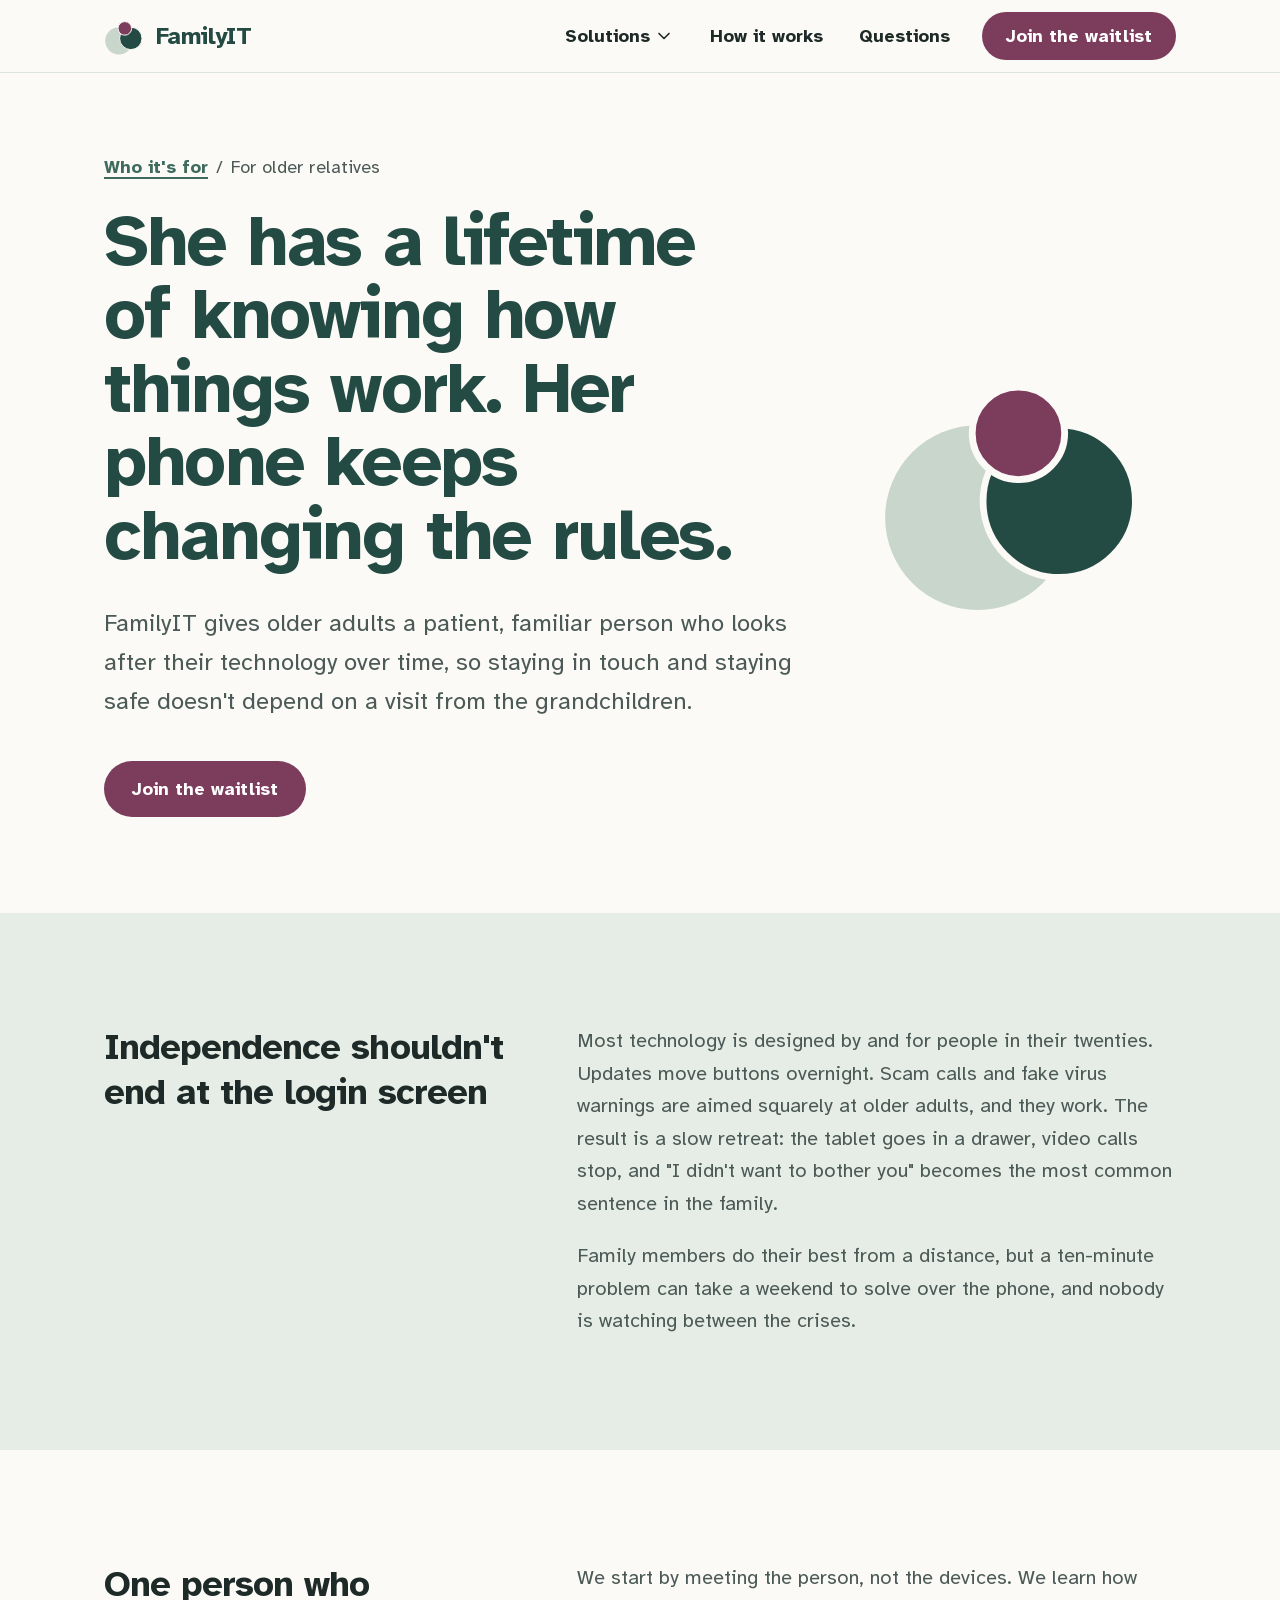
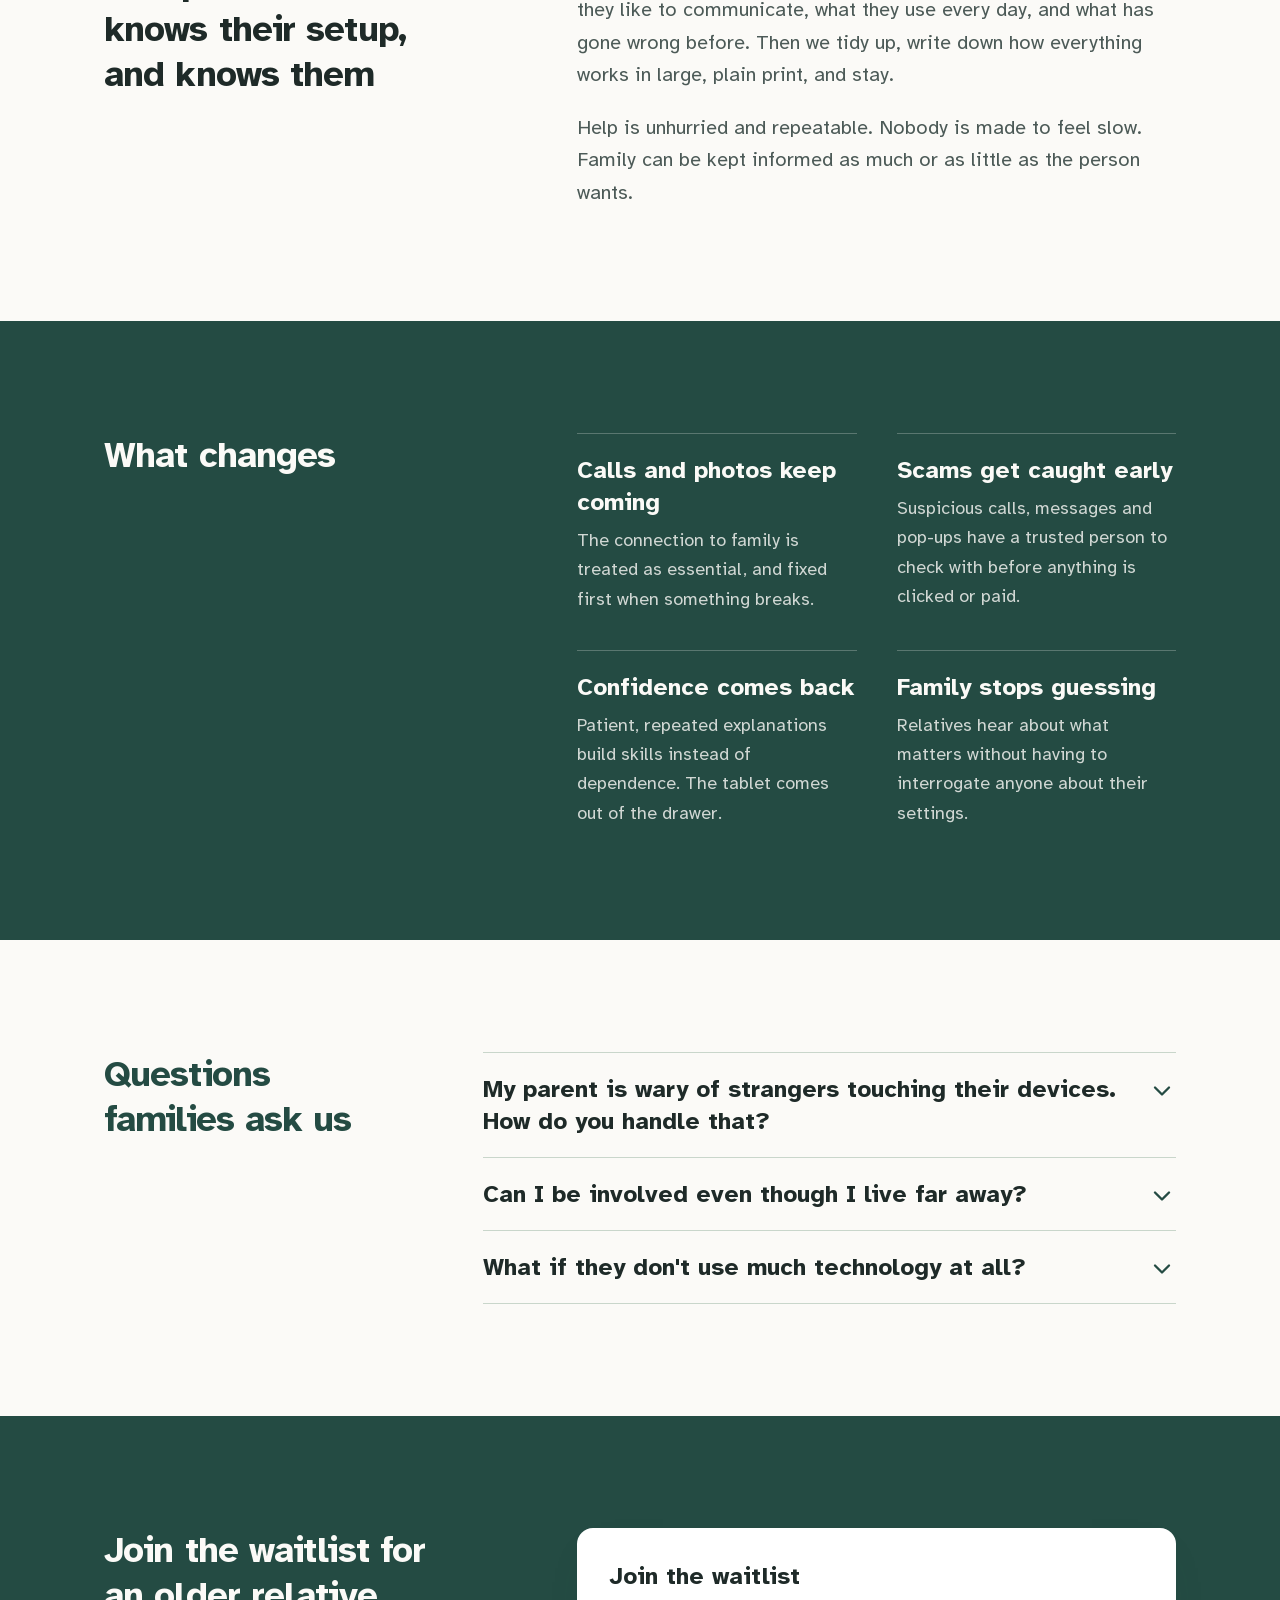
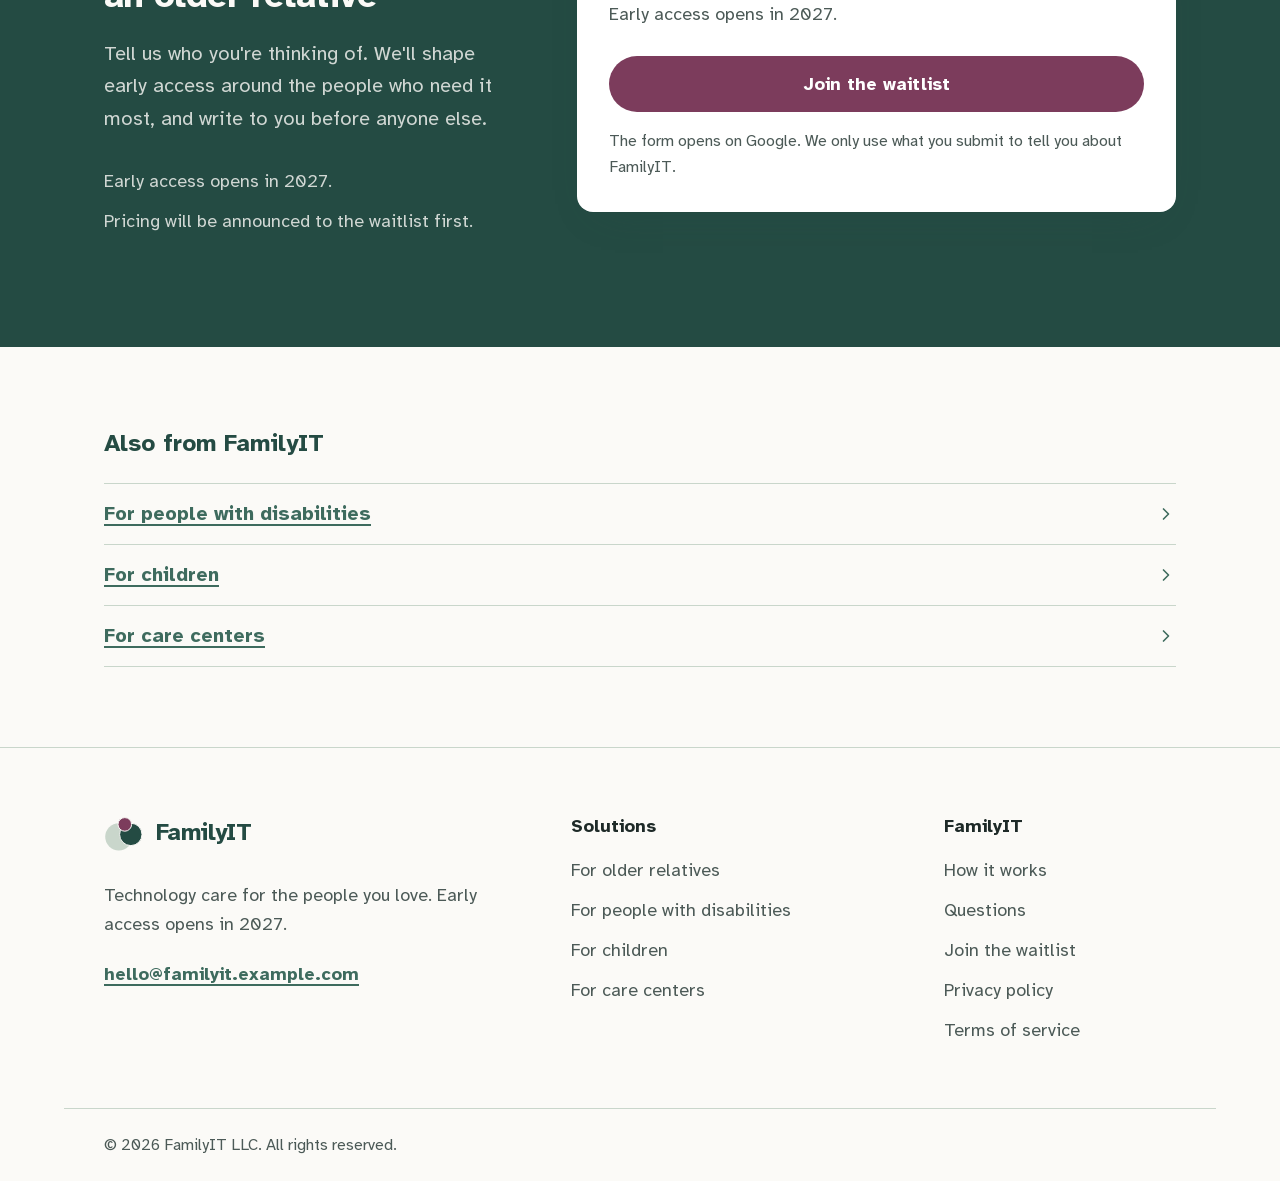
<file: solutions/seniors/index.html>
<!DOCTYPE html><html lang="en" class="_1X-hxG_variable h-full"><head><meta charSet="utf-8"/><meta name="viewport" content="width=device-width, initial-scale=1"/><link rel="preload" href="/_next/static/media/191d227036512e10-s.p.0hs6q6udzld4a.woff2" as="font" crossorigin="" type="font/woff2"/><link rel="preload" href="/_next/static/media/8cccf984c8510bbf-s.p.2li_3lqay9qjq.woff2" as="font" crossorigin="" type="font/woff2"/><link rel="stylesheet" href="/_next/static/chunks/1l8vdhv8x1p7y.css" data-precedence="next"/><link rel="preload" as="script" fetchPriority="low" href="/_next/static/chunks/310vm2bl3xxpt.js"/><script src="/_next/static/chunks/1wnov70f88xjy.js" async=""></script><script src="/_next/static/chunks/23e6jep2anmtk.js" async=""></script><script src="/_next/static/chunks/0c98xzjfks9hq.js" async=""></script><script src="/_next/static/chunks/turbopack-077hmtqrhcoji.js" async=""></script><script src="/_next/static/chunks/3zt_16xndew4w.js" async=""></script><script src="/_next/static/chunks/3qfy96eoyh-ek.js" async=""></script><meta name="theme-color" content="#244b43"/><meta name="color-scheme" content="light"/><title>Technology care for older relatives | FamilyIT</title><meta name="description" content="Patient, ongoing help with phones, tablets and computers so older parents stay connected, safe from scams and independent at home."/><meta name="application-name" content="FamilyIT"/><link rel="author" href="https://familyit-app.github.io"/><meta name="author" content="FamilyIT"/><link rel="manifest" href="/manifest.webmanifest"/><meta name="keywords" content="technology care,tech support for seniors,tech help for elderly parents,accessible technology support,assistive technology setup,parental controls help,online safety for children,care home resident technology,family tech support waitlist"/><meta name="creator" content="FamilyIT"/><meta name="publisher" content="FamilyIT"/><meta name="robots" content="index, follow"/><meta name="googlebot" content="index, follow, max-video-preview:-1, max-image-preview:large, max-snippet:-1"/><meta name="category" content="technology"/><link rel="canonical" href="https://familyit-app.github.io/solutions/seniors/"/><meta property="og:title" content="Technology care for older relatives"/><meta property="og:description" content="Patient, ongoing help with phones, tablets and computers so older parents stay connected, safe from scams and independent at home."/><meta property="og:url" content="https://familyit-app.github.io/solutions/seniors/"/><meta property="og:image" content="https://familyit-app.github.io/solutions/seniors/opengraph-image?9ce73c5f98113ea7"/><meta property="og:image:type" content="image/png"/><meta property="og:image:width" content="1200"/><meta property="og:image:height" content="630"/><meta property="og:type" content="website"/><meta name="twitter:card" content="summary_large_image"/><meta name="twitter:title" content="Technology care for older relatives"/><meta name="twitter:description" content="Patient, ongoing help with phones, tablets and computers so older parents stay connected, safe from scams and independent at home."/><meta name="twitter:image" content="https://familyit-app.github.io/solutions/seniors/opengraph-image?9ce73c5f98113ea7"/><meta name="twitter:image:type" content="image/png"/><meta name="twitter:image:width" content="1200"/><meta name="twitter:image:height" content="630"/><link rel="icon" href="/icon.svg?icon.3rolkihuyfymg.svg" sizes="any" type="image/svg+xml"/><link rel="apple-touch-icon" href="/apple-icon?dedf885c36177838" type="image/png" sizes="180x180"/><meta name="next-size-adjust" content=""/><script src="/_next/static/chunks/0cz1d0mv5g_q7.js" noModule=""></script></head><body class="flex min-h-full flex-col"><div hidden=""><!--$--><!--/$--></div><a href="#main" class="sr-only focus:not-sr-only focus:fixed focus:left-4 focus:top-4 focus:z-50 focus:rounded-full focus:bg-pine focus:px-5 focus:py-3 focus:text-lg focus:font-bold focus:text-paper">Skip to main content</a><header class="sticky top-0 z-40 border-b border-sage-deep/60 bg-paper/95 backdrop-blur-sm"><div class="mx-auto w-full max-w-6xl px-6 sm:px-10 flex h-[4.5rem] items-center justify-between gap-6"><a class="flex items-center gap-3 rounded-lg text-2xl font-bold tracking-tight text-pine" href="/"><svg xmlns="http://www.w3.org/2000/svg" viewBox="0 0 200 200" class="size-10" aria-hidden="true" focusable="false"><circle cx="74" cy="124" r="68" fill="#c9d6cb"></circle><circle cx="134" cy="112" r="56" fill="#244b43" stroke="#fbfaf7" stroke-width="5"></circle><circle cx="104" cy="62" r="34" fill="#7c3c5c" stroke="#fbfaf7" stroke-width="5"></circle></svg>FamilyIT</a><nav aria-label="Primary" class="hidden items-center gap-1 lg:flex"><details class="group relative"><summary class="flex cursor-pointer items-center gap-1 rounded-full px-4 py-2 text-lg font-bold text-ink hover:bg-sage">Solutions<svg xmlns="http://www.w3.org/2000/svg" viewBox="0 0 24 24" fill="none" stroke="currentColor" stroke-width="2" stroke-linecap="round" stroke-linejoin="round" aria-hidden="true" focusable="false" class="details-chevron size-5 transition-transform"><path d="m6 9 6 6 6-6"></path></svg></summary><ul class="absolute left-0 top-full mt-2 w-72 rounded-2xl border border-sage-deep bg-paper p-2 shadow-card"><li><a class="block rounded-xl px-4 py-3 text-lg font-bold text-ink hover:bg-sage" href="/solutions/seniors/">For older relatives</a></li><li><a class="block rounded-xl px-4 py-3 text-lg font-bold text-ink hover:bg-sage" href="/solutions/disabilities/">For people with disabilities</a></li><li><a class="block rounded-xl px-4 py-3 text-lg font-bold text-ink hover:bg-sage" href="/solutions/children/">For children</a></li><li><a class="block rounded-xl px-4 py-3 text-lg font-bold text-ink hover:bg-sage" href="/solutions/care-centers/">For care centers</a></li></ul></details><a class="rounded-full px-4 py-2 text-lg font-bold text-ink hover:bg-sage" href="/#how-it-works">How it works</a><a class="rounded-full px-4 py-2 text-lg font-bold text-ink hover:bg-sage" href="/#faq">Questions</a><a href="https://forms.gle/j15QbKqQdQ5t855G7" class="ml-3 inline-flex min-h-12 items-center rounded-full bg-berry px-6 text-lg font-bold text-white hover:bg-berry-deep">Join the waitlist</a></nav><details class="relative lg:hidden"><summary class="flex min-h-12 cursor-pointer items-center gap-2 rounded-full border-2 border-pine px-4 text-lg font-bold text-pine" aria-label="Menu">Menu<svg xmlns="http://www.w3.org/2000/svg" viewBox="0 0 24 24" fill="none" stroke="currentColor" stroke-width="2" stroke-linecap="round" stroke-linejoin="round" aria-hidden="true" focusable="false" class="details-chevron size-5 transition-transform"><path d="m6 9 6 6 6-6"></path></svg></summary><nav aria-label="Mobile" class="absolute right-0 top-full mt-3 w-[min(20rem,calc(100vw-3rem))] rounded-2xl border border-sage-deep bg-paper p-3 shadow-card"><p class="px-3 pb-1 pt-2 text-base font-bold text-ink-soft">Solutions</p><ul><li><a class="block rounded-xl px-3 py-2.5 text-lg font-bold text-ink hover:bg-sage" href="/solutions/seniors/">For older relatives</a></li><li><a class="block rounded-xl px-3 py-2.5 text-lg font-bold text-ink hover:bg-sage" href="/solutions/disabilities/">For people with disabilities</a></li><li><a class="block rounded-xl px-3 py-2.5 text-lg font-bold text-ink hover:bg-sage" href="/solutions/children/">For children</a></li><li><a class="block rounded-xl px-3 py-2.5 text-lg font-bold text-ink hover:bg-sage" href="/solutions/care-centers/">For care centers</a></li></ul><ul class="mt-2 border-t border-sage-deep pt-2"><li><a class="block rounded-xl px-3 py-2.5 text-lg font-bold text-ink hover:bg-sage" href="/#how-it-works">How it works</a></li><li><a class="block rounded-xl px-3 py-2.5 text-lg font-bold text-ink hover:bg-sage" href="/#faq">Questions</a></li></ul><a href="https://forms.gle/j15QbKqQdQ5t855G7" class="mt-3 flex min-h-12 items-center justify-center rounded-full bg-berry px-5 text-lg font-bold text-white hover:bg-berry-deep">Join the waitlist</a></nav></details></div></header><main id="main" class="flex-1"><article><header class="pb-16 pt-12 sm:pt-16 lg:pb-24 lg:pt-20"><div class="mx-auto w-full max-w-6xl px-6 sm:px-10 grid items-center gap-10 lg:grid-cols-12 lg:gap-12"><div class="lg:col-span-8"><p class="text-lg text-ink-soft"><a class="font-bold text-moss underline decoration-2 underline-offset-4 hover:text-pine " href="/#who-its-for">Who it&#x27;s for</a><span aria-hidden="true" class="mx-2">/</span>For older relatives</p><h1 class="mt-6 max-w-[18ch] text-display font-bold text-pine text-balance lg:text-display-lg">She has a lifetime of knowing how things work. Her phone keeps changing the rules.</h1><p class="mt-8 max-w-[56ch] text-xl leading-relaxed text-ink-soft sm:text-2xl sm:leading-relaxed">FamilyIT gives older adults a patient, familiar person who looks after their technology over time, so staying in touch and staying safe doesn&#x27;t depend on a visit from the grandchildren.</p><div class="mt-10"><a class="inline-flex min-h-14 items-center justify-center gap-2 rounded-full px-7 text-lg font-bold transition-colors duration-150 bg-berry text-white hover:bg-berry-deep " href="https://forms.gle/j15QbKqQdQ5t855G7">Join the waitlist</a></div></div><div class="order-first mx-auto w-36 sm:w-44 lg:order-none lg:col-span-4 lg:w-full lg:max-w-[17rem] lg:justify-self-end"><svg xmlns="http://www.w3.org/2000/svg" viewBox="0 0 200 200" class="aspect-square w-full" aria-hidden="true" focusable="false"><circle cx="74" cy="124" r="68" fill="#c9d6cb"></circle><circle cx="134" cy="112" r="56" fill="#244b43" stroke="#fbfaf7" stroke-width="5"></circle><circle cx="104" cy="62" r="34" fill="#7c3c5c" stroke="#fbfaf7" stroke-width="5"></circle></svg></div></div></header><section id="problem" aria-labelledby="problem-heading" class="scroll-mt-24 py-20 sm:py-28 bg-sage "><div class="mx-auto w-full max-w-6xl px-6 sm:px-10 grid gap-10 lg:grid-cols-12 lg:gap-16"><div class="lg:col-span-5"><h2 id="problem-heading" class="text-3xl font-bold leading-tight tracking-tight text-balance sm:text-4xl">Independence shouldn&#x27;t end at the login screen</h2></div><div class="lg:col-span-7"><div class="max-w-[62ch] space-y-5 text-lg leading-relaxed sm:text-xl text-ink-soft"><p>Most technology is designed by and for people in their twenties. Updates move buttons overnight. Scam calls and fake virus warnings are aimed squarely at older adults, and they work. The result is a slow retreat: the tablet goes in a drawer, video calls stop, and &quot;I didn&#x27;t want to bother you&quot; becomes the most common sentence in the family.</p><p>Family members do their best from a distance, but a ten-minute problem can take a weekend to solve over the phone, and nobody is watching between the crises.</p></div></div></div></section><section id="solution" aria-labelledby="solution-heading" class="scroll-mt-24 py-20 sm:py-28  "><div class="mx-auto w-full max-w-6xl px-6 sm:px-10 grid gap-10 lg:grid-cols-12 lg:gap-16"><div class="lg:col-span-5"><h2 id="solution-heading" class="text-3xl font-bold leading-tight tracking-tight text-balance sm:text-4xl">One person who knows their setup, and knows them</h2></div><div class="lg:col-span-7"><div class="max-w-[62ch] space-y-5 text-lg leading-relaxed sm:text-xl text-ink-soft"><p>We start by meeting the person, not the devices. We learn how they like to communicate, what they use every day, and what has gone wrong before. Then we tidy up, write down how everything works in large, plain print, and stay.</p><p>Help is unhurried and repeatable. Nobody is made to feel slow. Family can be kept informed as much or as little as the person wants.</p></div></div></div></section><section id="benefits" aria-labelledby="benefits-heading" class="scroll-mt-24 py-20 sm:py-28 bg-pine text-paper "><div class="mx-auto w-full max-w-6xl px-6 sm:px-10 grid gap-10 lg:grid-cols-12 lg:gap-16"><div class="lg:col-span-5"><h2 id="benefits-heading" class="text-3xl font-bold leading-tight tracking-tight text-balance sm:text-4xl">What changes</h2></div><div class="lg:col-span-7"><dl class="grid gap-x-10 gap-y-9 sm:grid-cols-2"><div class="border-t border-paper/25 pt-5"><dt class="text-2xl font-bold">Calls and photos keep coming</dt><dd class="mt-2 text-lg leading-relaxed text-paper/80">The connection to family is treated as essential, and fixed first when something breaks.</dd></div><div class="border-t border-paper/25 pt-5"><dt class="text-2xl font-bold">Scams get caught early</dt><dd class="mt-2 text-lg leading-relaxed text-paper/80">Suspicious calls, messages and pop-ups have a trusted person to check with before anything is clicked or paid.</dd></div><div class="border-t border-paper/25 pt-5"><dt class="text-2xl font-bold">Confidence comes back</dt><dd class="mt-2 text-lg leading-relaxed text-paper/80">Patient, repeated explanations build skills instead of dependence. The tablet comes out of the drawer.</dd></div><div class="border-t border-paper/25 pt-5"><dt class="text-2xl font-bold">Family stops guessing</dt><dd class="mt-2 text-lg leading-relaxed text-paper/80">Relatives hear about what matters without having to interrogate anyone about their settings.</dd></div></dl></div></div></section><section id="faq" aria-labelledby="faq-heading" class="scroll-mt-24 py-20 sm:py-28 "><div class="mx-auto w-full max-w-6xl px-6 sm:px-10 grid gap-10 lg:grid-cols-12 lg:gap-16"><h2 id="faq-heading" class="text-3xl font-bold leading-tight tracking-tight text-pine text-balance sm:text-4xl lg:col-span-4">Questions families ask us</h2><div class="lg:col-span-8"><div class="divide-y divide-sage-deep border-y border-sage-deep"><details class="group py-5"><summary class="flex cursor-pointer items-start justify-between gap-6 rounded-lg text-left text-xl font-bold text-ink sm:text-2xl"><span>My parent is wary of strangers touching their devices. How do you handle that?</span><svg xmlns="http://www.w3.org/2000/svg" viewBox="0 0 24 24" fill="none" stroke="currentColor" stroke-width="2" stroke-linecap="round" stroke-linejoin="round" aria-hidden="true" focusable="false" class="details-chevron mt-1 size-7 shrink-0 text-pine transition-transform"><path d="m6 9 6 6 6-6"></path></svg></summary><p class="mt-4 max-w-[62ch] text-lg leading-relaxed text-ink-soft sm:text-xl">Slowly, and on their terms. We introduce ourselves properly, explain everything before we do it, and never take remote control without them watching. Trust is the product; we don&#x27;t rush it.</p></details><details class="group py-5"><summary class="flex cursor-pointer items-start justify-between gap-6 rounded-lg text-left text-xl font-bold text-ink sm:text-2xl"><span>Can I be involved even though I live far away?</span><svg xmlns="http://www.w3.org/2000/svg" viewBox="0 0 24 24" fill="none" stroke="currentColor" stroke-width="2" stroke-linecap="round" stroke-linejoin="round" aria-hidden="true" focusable="false" class="details-chevron mt-1 size-7 shrink-0 text-pine transition-transform"><path d="m6 9 6 6 6-6"></path></svg></summary><p class="mt-4 max-w-[62ch] text-lg leading-relaxed text-ink-soft sm:text-xl">Yes. You can be the person who sets things up and receives updates, while your parent deals with us directly day to day. The level of involvement is theirs to choose.</p></details><details class="group py-5"><summary class="flex cursor-pointer items-start justify-between gap-6 rounded-lg text-left text-xl font-bold text-ink sm:text-2xl"><span>What if they don&#x27;t use much technology at all?</span><svg xmlns="http://www.w3.org/2000/svg" viewBox="0 0 24 24" fill="none" stroke="currentColor" stroke-width="2" stroke-linecap="round" stroke-linejoin="round" aria-hidden="true" focusable="false" class="details-chevron mt-1 size-7 shrink-0 text-pine transition-transform"><path d="m6 9 6 6 6-6"></path></svg></summary><p class="mt-4 max-w-[62ch] text-lg leading-relaxed text-ink-soft sm:text-xl">That&#x27;s often where we help most. A phone that reliably makes calls, a way to see photos and a plan for suspicious messages can be the whole job, and that&#x27;s a good job.</p></details></div></div></div></section><section id="waitlist" aria-labelledby="waitlist-heading" class="scroll-mt-24 bg-pine py-20 text-paper sm:py-28"><div class="mx-auto w-full max-w-6xl px-6 sm:px-10 grid gap-12 lg:grid-cols-12 lg:gap-16"><div class="lg:col-span-5"><h2 id="waitlist-heading" class="text-3xl font-bold leading-tight tracking-tight text-balance sm:text-4xl">Join the waitlist for an older relative</h2><p class="mt-5 max-w-[48ch] text-lg leading-relaxed text-paper/80 sm:text-xl">Tell us who you&#x27;re thinking of. We&#x27;ll shape early access around the people who need it most, and write to you before anyone else.</p><ul class="mt-8 space-y-3 text-lg text-paper/80"><li>Early access opens in 2027<!-- -->.</li><li>Pricing will be announced to the waitlist first.</li></ul></div><div class="min-w-0 lg:col-span-7"><div class="rounded-2xl bg-white p-6 text-ink shadow-card sm:p-8"><h3 class="text-2xl font-bold">Join the waitlist</h3><p class="mt-2 text-lg text-ink-soft">Early access opens in 2027<!-- -->.</p><a href="https://forms.gle/j15QbKqQdQ5t855G7" class="mt-7 inline-flex min-h-14 w-full items-center justify-center rounded-full bg-berry px-7 text-lg font-bold text-white transition-colors hover:bg-berry-deep">Join the waitlist</a><p class="mt-4 text-base leading-relaxed text-ink-soft">The form opens on Google. We only use what you submit to tell you about FamilyIT.</p></div></div></div></section></article><nav aria-labelledby="other-heading" class="py-16 sm:py-20"><div class="mx-auto w-full max-w-6xl px-6 sm:px-10 "><h2 id="other-heading" class="text-2xl font-bold text-pine">Also from FamilyIT</h2><ul class="mt-6 divide-y divide-sage-deep border-y border-sage-deep"><li><a class="font-bold text-moss underline decoration-2 underline-offset-4 hover:text-pine flex items-center justify-between gap-4 py-4 text-xl no-underline hover:underline" href="/solutions/disabilities/">For people with disabilities<svg xmlns="http://www.w3.org/2000/svg" viewBox="0 0 24 24" fill="none" stroke="currentColor" stroke-width="2" stroke-linecap="round" stroke-linejoin="round" aria-hidden="true" focusable="false" class="size-5 -rotate-90"><path d="m6 9 6 6 6-6"></path></svg></a></li><li><a class="font-bold text-moss underline decoration-2 underline-offset-4 hover:text-pine flex items-center justify-between gap-4 py-4 text-xl no-underline hover:underline" href="/solutions/children/">For children<svg xmlns="http://www.w3.org/2000/svg" viewBox="0 0 24 24" fill="none" stroke="currentColor" stroke-width="2" stroke-linecap="round" stroke-linejoin="round" aria-hidden="true" focusable="false" class="size-5 -rotate-90"><path d="m6 9 6 6 6-6"></path></svg></a></li><li><a class="font-bold text-moss underline decoration-2 underline-offset-4 hover:text-pine flex items-center justify-between gap-4 py-4 text-xl no-underline hover:underline" href="/solutions/care-centers/">For care centers<svg xmlns="http://www.w3.org/2000/svg" viewBox="0 0 24 24" fill="none" stroke="currentColor" stroke-width="2" stroke-linecap="round" stroke-linejoin="round" aria-hidden="true" focusable="false" class="size-5 -rotate-90"><path d="m6 9 6 6 6-6"></path></svg></a></li></ul></div></nav><script type="application/ld+json">{"@context":"https://schema.org","@graph":[{"@type":"WebPage","@id":"https://familyit-app.github.io/solutions/seniors","url":"https://familyit-app.github.io/solutions/seniors","name":"Technology care for older relatives","description":"Patient, ongoing help with phones, tablets and computers so older parents stay connected, safe from scams and independent at home.","isPartOf":{"@id":"https://familyit-app.github.io/#website"},"about":{"@id":"https://familyit-app.github.io/solutions/seniors#service"},"inLanguage":"en-US"},{"@type":"Service","@id":"https://familyit-app.github.io/solutions/seniors#service","name":"FamilyIT: Technology care for older relatives","description":"Patient, ongoing help with phones, tablets and computers so older parents stay connected, safe from scams and independent at home.","serviceType":"Technology care and support","provider":{"@id":"https://familyit-app.github.io/#organization"},"areaServed":"the United States","audience":{"@type":"Audience","audienceType":"older relatives"},"url":"https://familyit-app.github.io/solutions/seniors"}]}</script><script type="application/ld+json">{"@context":"https://schema.org","@type":"FAQPage","@id":"https://familyit-app.github.io/solutions/seniors#faq","mainEntity":[{"@type":"Question","name":"My parent is wary of strangers touching their devices. How do you handle that?","acceptedAnswer":{"@type":"Answer","text":"Slowly, and on their terms. We introduce ourselves properly, explain everything before we do it, and never take remote control without them watching. Trust is the product; we don't rush it."}},{"@type":"Question","name":"Can I be involved even though I live far away?","acceptedAnswer":{"@type":"Answer","text":"Yes. You can be the person who sets things up and receives updates, while your parent deals with us directly day to day. The level of involvement is theirs to choose."}},{"@type":"Question","name":"What if they don't use much technology at all?","acceptedAnswer":{"@type":"Answer","text":"That's often where we help most. A phone that reliably makes calls, a way to see photos and a plan for suspicious messages can be the whole job, and that's a good job."}}]}</script><!--$--><!--/$--></main><footer class="border-t border-sage-deep bg-paper"><div class="mx-auto w-full max-w-6xl px-6 sm:px-10 grid gap-12 py-16 lg:grid-cols-12"><div class="lg:col-span-5"><a class="inline-flex items-center gap-3 rounded-lg text-2xl font-bold tracking-tight text-pine" href="/"><svg xmlns="http://www.w3.org/2000/svg" viewBox="0 0 200 200" class="size-10" aria-hidden="true" focusable="false"><circle cx="74" cy="124" r="68" fill="#c9d6cb"></circle><circle cx="134" cy="112" r="56" fill="#244b43" stroke="#fbfaf7" stroke-width="5"></circle><circle cx="104" cy="62" r="34" fill="#7c3c5c" stroke="#fbfaf7" stroke-width="5"></circle></svg>FamilyIT</a><p class="mt-5 max-w-sm text-lg leading-relaxed text-ink-soft">Technology care for the people you love<!-- -->. <!-- -->Early access opens in 2027<!-- -->.</p><p class="mt-5 text-lg"><a href="mailto:hello@familyit.example.com" class="font-bold text-moss underline decoration-2 underline-offset-4 hover:text-pine">hello@familyit.example.com</a></p></div><nav aria-label="Solutions" class="lg:col-span-4"><h2 class="text-lg font-bold">Solutions</h2><ul class="mt-4 space-y-3 text-lg"><li><a class="text-ink-soft hover:text-pine hover:underline" href="/solutions/seniors/">For older relatives</a></li><li><a class="text-ink-soft hover:text-pine hover:underline" href="/solutions/disabilities/">For people with disabilities</a></li><li><a class="text-ink-soft hover:text-pine hover:underline" href="/solutions/children/">For children</a></li><li><a class="text-ink-soft hover:text-pine hover:underline" href="/solutions/care-centers/">For care centers</a></li></ul></nav><nav aria-label="Site" class="lg:col-span-3"><h2 class="text-lg font-bold">FamilyIT</h2><ul class="mt-4 space-y-3 text-lg"><li><a class="text-ink-soft hover:text-pine hover:underline" href="/#how-it-works">How it works</a></li><li><a class="text-ink-soft hover:text-pine hover:underline" href="/#faq">Questions</a></li><li><a href="https://forms.gle/j15QbKqQdQ5t855G7" class="text-ink-soft hover:text-pine hover:underline">Join the waitlist</a></li><li><a class="text-ink-soft hover:text-pine hover:underline" href="/privacy/">Privacy policy</a></li><li><a class="text-ink-soft hover:text-pine hover:underline" href="/terms/">Terms of service</a></li></ul></nav></div><div class="mx-auto w-full max-w-6xl px-6 sm:px-10 border-t border-sage-deep py-6 text-base text-ink-soft">© <!-- -->2026<!-- --> <!-- -->FamilyIT LLC<!-- -->. All rights reserved.</div></footer><script type="application/ld+json">{"@context":"https://schema.org","@graph":[{"@type":"Organization","@id":"https://familyit-app.github.io/#organization","name":"FamilyIT","legalName":"FamilyIT LLC","url":"https://familyit-app.github.io","logo":{"@type":"ImageObject","url":"https://familyit-app.github.io/icon.svg"},"email":"hello@familyit.example.com","foundingDate":"2026","contactPoint":[{"@type":"ContactPoint","contactType":"customer support","email":"hello@familyit.example.com","availableLanguage":["English"]}]},{"@type":"WebSite","@id":"https://familyit-app.github.io/#website","name":"FamilyIT","url":"https://familyit-app.github.io","description":"FamilyIT keeps the people you care for connected, safe and confident with their technology: older parents, family members with disabilities, children, and the residents of care centers. Join the waitlist.","publisher":{"@id":"https://familyit-app.github.io/#organization"},"inLanguage":"en-US"}]}</script><script id="_R_">(globalThis["TURBOPACK"] || (globalThis["TURBOPACK"] = [])).push({"otherChunks":["static/chunks/310vm2bl3xxpt.js","static/chunks/1wnov70f88xjy.js","static/chunks/23e6jep2anmtk.js","static/chunks/0c98xzjfks9hq.js"],"runtimeModuleIds":[94553]});</script><script src="/_next/static/chunks/310vm2bl3xxpt.js" async=""></script><script>(self.__next_f=self.__next_f||[]).push([0])</script><script>self.__next_f.push([1,"1:\"$Sreact.fragment\"\n2:\"/_next/static/chunks/3zt_16xndew4w.js\"\n3:I[22016,[\"$2\"],\"\"]\n10:I[68027,[\"$2\"],\"default\",1]\n:HL[\"/_next/static/chunks/1l8vdhv8x1p7y.css\",\"style\"]\n:HL[\"/_next/static/media/191d227036512e10-s.p.0hs6q6udzld4a.woff2\",\"font\",{\"crossOrigin\":\"\",\"type\":\"font/woff2\"}]\n:HL[\"/_next/static/media/8cccf984c8510bbf-s.p.2li_3lqay9qjq.woff2\",\"font\",{\"crossOrigin\":\"\",\"type\":\"font/woff2\"}]\na:X\nd:[[\"children\",{\"s\":\"__PAGE__\",\"h\":512,\"d\":{\"r\":\"$Le\",\"p\":false,\"v\":null}}]]\nb:[[\"children\",{\"s\":\"seniors\",\"h\":512,\"d\":{\"r\":\"$Lc\",\"p\":false,\"v\":\"$a\"},\"c\":\"$Qd\"}]]\n8:[[\"children\",{\"s\":\"solutions\",\"h\":512,\"d\":{\"r\":\"$L9\",\"p\":false,\"v\":\"$a\"},\"c\":\"$Qb\"}]]\n0:{\"P\":null,\"c\":[\"\",\"solutions\",\"seniors\",\"\"],\"q\":\"\",\"i\":false,\"t\":{\"t\":{\"s\":\"\",\"h\":528,\"d\":{\"r\":[\"$\",\"$1\",\"c\",{\"children\":[[[\"$\",\"link\",\"0\",{\"rel\":\"stylesheet\",\"href\":\"/_next/static/chunks/1l8vdhv8x1p7y.css\",\"precedence\":\"next\",\"crossOrigin\":\"$undefined\",\"nonce\":\"$undefined\"}],[\"$\",\"script\",\"script-0\",{\"src\":\"/_next/static/chunks/3zt_16xndew4w.js\",\"async\":true,\"nonce\":\"$undefined\"}]],[\"$\",\"html\",null,{\"lang\":\"en\",\"className\":\"_1X-hxG_variable h-full\",\"children\":[\"$\",\"body\",null,{\"className\":\"flex min-h-full flex-col\",\"children\":[[\"$\",\"a\",null,{\"href\":\"#main\",\"className\":\"sr-only focus:not-sr-only focus:fixed focus:left-4 focus:top-4 focus:z-50 focus:rounded-full focus:bg-pine focus:px-5 focus:py-3 focus:text-lg focus:font-bold focus:text-paper\",\"children\":\"Skip to main content\"}],[\"$\",\"header\",null,{\"className\":\"sticky top-0 z-40 border-b border-sage-deep/60 bg-paper/95 backdrop-blur-sm\",\"children\":[\"$\",\"div\",null,{\"className\":\"mx-auto w-full max-w-6xl px-6 sm:px-10 flex h-[4.5rem] items-center justify-between gap-6\",\"children\":[[\"$\",\"$L3\",null,{\"href\":\"/\",\"className\":\"flex items-center gap-3 rounded-lg text-2xl font-bold tracking-tight text-pine\",\"children\":[[\"$\",\"svg\",null,{\"xmlns\":\"http://www.w3.org/2000/svg\",\"viewBox\":\"0 0 200 200\",\"className\":\"size-10\",\"aria-hidden\":true,\"role\":\"$undefined\",\"focusable\":\"false\",\"children\":[null,[\"$\",\"circle\",null,{\"cx\":\"74\",\"cy\":\"124\",\"r\":\"68\",\"fill\":\"#c9d6cb\"}],[\"$\",\"circle\",null,{\"cx\":\"134\",\"cy\":\"112\",\"r\":\"56\",\"fill\":\"#244b43\",\"stroke\":\"#fbfaf7\",\"strokeWidth\":\"5\"}],[\"$\",\"circle\",null,{\"cx\":\"104\",\"cy\":\"62\",\"r\":\"34\",\"fill\":\"#7c3c5c\",\"stroke\":\"#fbfaf7\",\"strokeWidth\":\"5\"}]]}],\"FamilyIT\"]}],[\"$\",\"nav\",null,{\"aria-label\":\"Primary\",\"className\":\"hidden items-center gap-1 lg:flex\",\"children\":[[\"$\",\"details\",null,{\"className\":\"group relative\",\"children\":[[\"$\",\"summary\",null,{\"className\":\"flex cursor-pointer items-center gap-1 rounded-full px-4 py-2 text-lg font-bold text-ink hover:bg-sage\",\"children\":[\"Solutions\",[\"$\",\"svg\",null,{\"xmlns\":\"http://www.w3.org/2000/svg\",\"viewBox\":\"0 0 24 24\",\"fill\":\"none\",\"stroke\":\"currentColor\",\"strokeWidth\":\"2\",\"strokeLinecap\":\"round\",\"strokeLinejoin\":\"round\",\"aria-hidden\":true,\"role\":\"$undefined\",\"focusable\":\"false\",\"className\":\"details-chevron size-5 transition-transform\",\"children\":[null,[\"$\",\"path\",null,{\"d\":\"m6 9 6 6 6-6\"}]]}]]}],[\"$\",\"ul\",null,{\"className\":\"absolute left-0 top-full mt-2 w-72 rounded-2xl border border-sage-deep bg-paper p-2 shadow-card\",\"children\":[[\"$\",\"li\",\"seniors\",{\"children\":[\"$\",\"$L3\",null,{\"href\":\"/solutions/seniors\",\"className\":\"block rounded-xl px-4 py-3 text-lg font-bold text-ink hover:bg-sage\",\"children\":\"For older relatives\"}]}],[\"$\",\"li\",\"disabilities\",{\"children\":[\"$\",\"$L3\",null,{\"href\":\"/solutions/disabilities\",\"className\":\"block rounded-xl px-4 py-3 text-lg font-bold text-ink hover:bg-sage\",\"children\":\"For people with disabilities\"}]}],[\"$\",\"li\",\"children\",{\"children\":[\"$\",\"$L3\",null,{\"href\":\"/solutions/children\",\"className\":\"block rounded-xl px-4 py-3 text-lg font-bold text-ink hover:bg-sage\",\"children\":\"For children\"}]}],[\"$\",\"li\",\"care-centers\",{\"children\":[\"$\",\"$L3\",null,{\"href\":\"/solutions/care-centers\",\"className\":\"block rounded-xl px-4 py-3 text-lg font-bold text-ink hover:bg-sage\",\"children\":\"For care centers\"}]}]]}]]}],[[\"$\",\"$L3\",\"/#how-it-works\",{\"href\":\"/#how-it-works\",\"className\":\"rounded-full px-4 py-2 text-lg font-bold text-ink hover:bg-sage\",\"children\":\"How it works\"}],[\"$\",\"$L3\",\"/#faq\",{\"href\":\"/#faq\",\"className\":\"rounded-full px-4 py-2 text-lg font-bold text-ink hover:bg-sage\",\"children\":\"Questions\"}]],[\"$\",\"a\",null,{\"href\":\"https://forms.gle/j15QbKqQdQ5t855G7\",\"className\":\"ml-3 inline-flex min-h-12 items-center rounded-full bg-berry px-6 text-lg font-bold text-white hover:bg-berry-deep\",\"children\":\"Join the waitlist\"}]]}],[\"$\",\"details\",null,{\"className\":\"relative lg:hidden\",\"children\":[[\"$\",\"summary\",null,{\"className\":\"flex min-h-12 cursor-pointer items-center gap-2 rounded-full border-2 border-pine px-4 text-lg font-bold text-pine\",\"aria-label\":\"Menu\",\"children\":[\"Menu\",[\"$\",\"svg\",null,{\"xmlns\":\"http://www.w3.org/2000/svg\",\"viewBox\":\"0 0 24 24\",\"fill\":\"none\",\"stroke\":\"currentColor\",\"strokeWidth\":\"2\",\"strokeLinecap\":\"round\",\"strokeLinejoin\":\"round\",\"aria-hidden\":true,\"role\":\"$undefined\",\"focusable\":\"false\",\"className\":\"details-chevron size-5 transition-transform\",\"children\":[null,\"$0:t:t:d:r:props:children:1:props:children:props:children:1:props:children:props:children:1:props:children:0:props:children:0:props:children:1:props:children:1\"]}]]}],\"$L4\"]}]]}]}],\"$L5\",\"$L6\",\"$L7\"]}]}]]}],\"p\":false,\"v\":null},\"c\":\"$Q8\"},\"h\":{\"r\":\"$Lf\",\"p\":false,\"v\":null}},\"m\":\"$undefined\",\"G\":[\"$10\",[\"$L11\"]],\"S\":true,\"r\":\"$undefined\",\"s\":\"$undefined\",\"a\":\"$undefined\",\"l\":\"$undefined\",\"p\":\"$undefined\",\"d\":\"$undefined\",\"b\":\"PUAVdce_Q2qbrEKSQjdPb\"}\n12:\"/_next/static/chunks/3qfy96eoyh-ek.js\"\n13:I[39756,[\"$12\"],\"default\"]\n14:I[37457,[\"$12\"],\"default\"]\n1d:\"ViewportBoundary\"\n1e:I[97367,[\"$12\"],\"$1d\"]\n20:\"MetadataBoundary\"\n21:I[97367,[\"$12\"],\"$20\"]\n22:\"$Sreact.suspense\"\n4:[\"$\",\"nav\",null,{\"aria-label\":\"Mobile\",\"className\":\"absolute right-0 top-full mt-3 w-[min(20rem,calc(100vw-3rem))] rounded-2xl border border-sage-deep bg-paper p-3 shadow-card\",\"children\":[[\"$\",\"p\",null,{\"className\":\"px-3 pb-1 pt-2 text-base font-bold text-ink-soft\",\"children\":\"Solutions\"}],[\"$\",\"ul\",null,{\"children\":[[\"$\",\"li\",\"seniors\",{\"children\":[\"$\",\"$L3\",null,{\"href\":\"/solutions/seniors\",\"className\":\"block rounded-xl px-3 py-2.5 text-lg font-bold text-ink hover:bg-sage\",\"children\":\"For older relatives\"}]}],[\"$\",\"li\",\"disabilities\",{\"children\":[\"$\",\"$L3\",null,{\"href\":\"/solutions/disabilities\",\"className\":\"block rounded-xl px-3 py-2.5 text-lg font-bold text-ink hover:bg-sage\",\"children\":\"For people with disabilities\"}]}],[\"$\",\"li\",\"children\",{\"children\":[\"$\",\"$L3\",null,{\"href\":\"/solutions/children\",\"className\":\"block rounded-xl px-3 py-2.5 text-lg font-bold text-ink hover:bg-sage\",\"children\":\"For children\"}]}],[\"$\",\"li\",\"care-centers\",{\"children\":[\"$\",\"$L3\",null,{\"href\":\"/solutions/care-centers\",\"className\":\"block rounded-xl px-3 py-2.5 text-lg font-bold text-ink hover:bg-sage\",\"children\":\"For care centers\"}]}]]}],[\"$\",\"ul\",null,{\"className\":\"mt-2 border-t border-sage-deep pt-2\",\"children\":[[\"$\",\"li\",\"/#how-it-works\",{\"children\":[\"$\",\"$L3\",null,{\"href\":\"/#how-it-works\",\"className\":\"block rounded-xl px-3 py-2.5 text-lg font-bold text-ink hover:bg-sage\",\"children\":\"How it works\"}]}],[\"$\",\"li\",\"/#faq\",{\"children\":[\"$\",\"$L3\",null,{\"href\":\"/#faq\",\"className\":\"block rounded-xl px-3 py-2.5 text-lg font-bold text-ink hover:bg-sage\",\"children\":\"Questions\"}]}]]}],[\"$\",\"a\",null,{\"href\":\"https://forms.gle/j15QbKqQdQ5t855G7\",\"className\":\"mt-3 flex min-h-12 items-center justify-center rounded-full bg-berry px-5 text-lg font-bold text-white hover:bg-berry-deep\",\"children\":\"Join the waitlist\"}]]}]\n5:[\"$\",\"main\",null,{\"id\":\"main\",\"className\":\"flex-1\",\"children\":[\"$\",\"$L13\",null,{\"parallelRouterKey\":\"children\",\"error\":\"$undefined\",\"errorStyles\":\"$undefined\",\"errorScripts\":\"$undefined\",\"template\":[\"$\",\"$L14\",null,{}],\"templateStyles\":\"$undefined\",\"templateScripts\":\"$undefined\",\"notFound\":[[[\"$\",\"title\",null,{\"children\":\"404: This page could not be found.\"}],[\"$\",\"div\",null,{\"style\":{\"fontFamily\":\"system-ui,\\\"Segoe UI\\\",Roboto,Helvetica,Arial,sans-serif,\\\"Apple Color Emoji\\\",\\\"Segoe UI Emoji\\\"\",\"height\":\"100vh\",\"textAlign\":\"center\",\"display\":\"flex\",\"flexDirection\":\"column\",\"alignItems\":\"center\",\"justifyContent\":\"center\"},\"children\":[\"$\",\"div\",null,{\"children\":[[\"$\",\"style\",null,{\"dangerouslySetInnerHTML\":{\"__html\":\"body{color:#000;background:#fff;margin:0}.next-error-h1{border-right:1px solid rgba(0,0,0,.3)}@media (prefers-color-scheme:dark){body{color:#fff;background:#000}.next-error-h1{border-right:1px solid rgba(255,255,255,.3)}}\"}}],[\"$\",\"h1\",null,{\"className\":\"next-error-h1\",\"style\":{\"display\":\"inline-block\",\"margin\":\"0 20px 0 0\",\"padding\":\"0 23px 0 0\",\"fontSize\":24,\"fontWeight\":500,\"verticalAlign\":\"top\",\"lineHeight\":\"49px\"},\"children\":404}],[\"$\",\"div\",null,{\"style\":{\"display\":\"inline-block\"},\"children\":[\"$\",\"h2\",null,{\"style\":{\"fontSize\":14,\"fontWeight\":400,\"lineHeight\":\"49px\",\"margin\":0},\"children\":\"This page could not be found.\"}]}]]}]}]],[]],\"forbidden\":\"$undefined\",\"unauthorized\":\"$undefined\"}]}]\n6:[\"$\",\"footer\",null,{\"className\":\"border-t border-sage-deep bg-paper\",\"children\":[[\"$\",\"div\",null,{\"className\":\"mx-auto w-full max-w-6xl px-6 sm:px-10 grid gap-12 py-16 lg:grid-cols-12\",\"children\":[[\"$\",\"div\",null,{\"className\":\"lg:col-span-5\",\"children\":[[\"$\",\"$L3\",null,{\"href\":\"/\",\"className\":\"inline-flex items-center gap-3 rounded-lg text-2xl font-bold tracking-tight text-pine\",\"children\":[[\"$\",\"svg\",null,{\"xmlns\":\"http://www.w3.org/2000/svg\",\"viewBox\":\"0 0 200 200\",\"className\":\"size-10\",\"aria-hidden\":true,\"role\":\"$undefined\",\"focusable\":\"false\",\"children\":[null,[\"$\",\"circle\",null,{\"cx\":\"74\",\"cy\":\"124\",\"r\":\"68\",\"fill\":\"#c9d6cb\"}],[\"$\",\"circle\",null,{\"cx\":\"134\",\"cy\":\"112\",\"r\":\"56\",\"fill\":\"#244b43\",\"stroke\":\"#fbfaf7\",\"strokeWidth\":\"5\"}],[\"$\",\"circle\",null,{\"cx\":\"104\",\"cy\":\"62\",\"r\":\"34\",\"fill\":\"#7c3c5c\",\"stroke\":\"#fbfaf7\",\"strokeWidth\":\"5\"}]]}],\"FamilyIT\"]}],[\"$\",\"p\",null,{\"className\":\"mt-5 max-w-sm text-lg leading-relaxed text-ink-soft\",\"children\":[\"Technology care for the people you love\",\". \",\"Early access opens in 2027\",\".\"]}],[\"$\",\"p\",null,{\"className\":\"mt-5 text-lg\",\"children\":[\"$\",\"a\",null,{\"href\":\"mailto:hello@familyit.example.com\",\"className\":\"font-bold text-moss underline decoration-2 underline-offset-4 hover:text-pine\",\"children\":\"hello@familyit.example.com\"}]}]]}],[\"$\",\"nav\",null,{\"aria-label\":\"Solutions\",\"className\":\"lg:col-span-4\",\"children\":[[\"$\",\"h2\",null,{\"className\":\"text-lg font-bold\",\"children\":\"Solutions\"}],[\"$\",\"ul\",null,{\"className\":\"mt-4 space-y-3 text-lg\",\"children\":[[\"$\",\"li\",\"seniors\",{\"children\":[\"$\",\"$L3\",null,{\"href\":\"/solutions/seniors\",\"className\":\"text-ink-soft hover:text-pine hover:underline\",\"children\":\"For older relatives\"}]}],[\"$\",\"li\",\"disabilities\",{\"children\":[\"$\",\"$L3\",null,{\"href\":\"/solutions/disabilities\",\"className\":\"text-ink-soft hover:text-pine hover:underline\",\"children\":\"For people with disabilities\"}]}],[\"$\",\"li\",\"children\",{\"children\":[\"$\",\"$L3\",null,{\"href\":\"/solutions/children\",\"className\":\"text-ink-soft hover:text-pine hover:underline\",\"children\":\"For children\"}]}],[\"$\",\"li\",\"care-centers\",{\"children\":[\"$\",\"$L3\",null,{\"href\":\"/solutions/care-centers\",\"className\":\"text-ink-soft hover:text-pine hover:underline\",\"children\":\"For care centers\"}]}]]}]]}],[\"$\",\"nav\",null,{\"aria-label\":\"Site\",\"className\":\"lg:col-span-3\",\"children\":[[\"$\",\"h2\",null,{\"className\":\"text-lg font-bold\",\"children\":\"FamilyIT\"}],[\"$\",\"ul\",null,{\"className\":\"mt-4 space-y-3 text-lg\",\"children\":[[\"$\",\"li\",null,{\"children\":[\"$\",\"$L3\",null,{\"href\":\"/#how-it-works\",\"className\":\"text-ink-soft hover:text-pine hover:underline\",\"children\":\"How it works\"}]}],[\"$\",\"li\",null,{\"children\":[\"$\",\"$L3\",null,{\"href\":\"/#faq\",\"className\":\"text-ink-soft hover:text-pine hover:underline\",\"children\":\"Questions\"}]}],[\"$\",\"li\",null,{\"children\":[\"$\",\"a\",null,{\"href\":\"https://forms.gle/j15QbKqQdQ5t855G7\",\"className\":\"text-ink-soft hover:text-pine hover:underline\",\"children\":\"Join the waitlist\"}]}],[\"$\",\"li\",null,{\"children\":[\"$\",\"$L3\",null,{\"href\":\"/privacy\",\"className\":\"text-ink-soft hover:text-pine hover:underline\",\"children\":\"Privacy policy\"}]}],[\"$\",\"li\",null,{\"children\":[\"$\",\"$L3\",null,{\"href\":\"/terms\",\"className\":\"text-ink-soft hover:text-pine hover:underline\",\"children\":\"Terms of service\"}]}]]}]]}]]}],[\"$\",\"div\",null,{\"className\":\"mx-auto w-full max-w-6xl px-6 sm:px-10 border-t border-sage-deep py-6 text-base text-ink-soft\",\"children\":[\"© \",\"2026\",\" \",\"FamilyIT LLC\",\". All rights reserved.\"]}]]}]\n7:[\"$\",\"script\",null,{\"type\":\"application/ld+json\",\"dangerouslySetInnerHTML\":{\"__html\":\"{\\\"@context\\\":\\\"https://schema.org\\\",\\\"@graph\\\":[{\\\"@type\\\":\\\"Organization\\\",\\\"@id\\\":\\\"https://familyit-app.github.io/#organization\\\",\\\"name\\\":\\\"FamilyIT\\\",\\\"legalName\\\":\\\"FamilyIT LLC\\\",\\\"url\\\":\\\"https://familyit-app.github.io\\\",\\\"logo\\\":{\\\"@type\\\":\\\"ImageObject\\\",\\\"url\\\":\\\"https://familyit-app.github.io/icon.svg\\\"},\\\"email\\\":\\\"hello@familyit.example.com\\\",\\\"foundingDate\\\":\\\"2026\\\",\\\"contactPoint\\\":[{\\\"@type\\\":\\\"ContactPoint\\\",\\\"contactType\\\":\\\"customer support\\\",\\\"email\\\":\\\"hello@familyit.example.com\\\",\\\"availableLanguage\\\":[\\\"English\\\"]}]},{\\\"@type\\\":\\\"WebSite\\\",\\\"@id\\\":\\\"https://familyit-app.github.io/#website\\\",\\\"name\\\":\\\"FamilyIT\\\",\\\"url\\\":\\\"https://familyit-app.github.io\\\",\\\"description\\\":\\\"FamilyIT keeps the people you care for connected, safe and confident with their technology: older parents, family members with disabilities, children, and the residents of care centers. Join the waitlist.\\\",\\\"publisher\\\":{\\\"@id\\\":\\\"https://familyit-app.github.io/#organization\\\"},\\\"inLanguage\\\":\\\"en-US\\\"}]}\"}}]\n9:[\"$\",\"$1\",\"c\",{\"children\":[null,[\"$\",\"$L13\",null,{\"parallelRouterKey\":\"children\",\"error\":\"$undefined\",\"errorStyles\":\"$undefined\",\"errorScripts\":\"$undefined\",\"template\":[\"$\",\"$L14\",null,{}],\"templateStyles\":\"$undefined\",\"templateScripts\":\"$undefined\",\"notFound\":\"$undefined\",\"forbidden\":\"$undefined\",\"unauthorized\":\"$undefined\"}]]}]\nc:[\"$\",\"$1\",\"c\",{\"children\":[null,[\"$\",\"$L13\",null,{\"parallelRouterKey\":\"children\",\"error\":\"$undefined\",\"errorStyles\":\"$undefined\",\"errorScripts\":\"$undefined\",\"template\":[\"$\",\"$L14\",null,{}],\"templateStyles\":\"$undefined\",\"templateScripts\":\"$undefined\",\"notFound\":\"$undefined\",\"forbidden\":\"$undefined\",\"unauthorized\":\"$undefined\"}]]}]\ne:[\"$\",\"$1\",\"c\",{\"children\":[[[\"$\",\"article\",null,{\"children\":[[\"$\",\"header\",null,{\"className\":\"pb-16 pt-12 sm:pt-16 lg:pb-24 lg:pt-20\",\"children\":[\"$\",\"div\",null,{\"className\":\"mx-auto w-full max-w-6xl px-6 sm:px-10 grid items-center gap-10 lg:grid-cols-12 lg:gap-12\",\"children\":[[\"$\",\"div\",null,{\"className\":\"lg:col-span-8\",\"children\":[[\"$\",\"p\",null,{\"className\":\"text-lg text-ink-soft\",\"children\":[[\"$\",\"$L3\",null,{\"className\":\"font-bold text-moss underline decoration-2 underline-offset-4 hover:text-pine \",\"href\":\"/#who-its-for\",\"children\":\"Who it's for\"}],[\"$\",\"span\",null,{\"aria-hidden\":\"true\",\"className\":\"mx-2\",\"children\":\"/\"}],\"For older relatives\"]}],[\"$\",\"h1\",null,{\"className\":\"mt-6 max-w-[18ch] text-display font-bold text-pine text-balance lg:text-display-lg\",\"children\":\"She has a lifetime of knowing how things work. Her phone keeps changing the rules.\"}],[\"$\",\"p\",null,{\"className\":\"mt-8 max-w-[56ch] text-xl leading-relaxed text-ink-soft sm:text-2xl sm:leading-relaxed\",\"children\":\"FamilyIT gives older adults a patient, familiar person who looks after their technology over time, so staying in touch and staying safe doesn't depend on a visit from the grandchildren.\"}],[\"$\",\"div\",null,{\"className\":\"mt-10\",\"children\":[\"$\",\"$L3\",null,{\"className\":\"inline-flex min-h-14 items-center justify-center gap-2 rounded-full px-7 text-lg font-bold transition-colors duration-150 bg-berry text-white hover:bg-berry-deep \",\"href\":\"https://forms.gle/j15QbKqQdQ5t855G7\",\"children\":\"Join the waitlist\"}]}]]}],[\"$\",\"div\",null,{\"className\":\"order-first mx-auto w-36 sm:w-44 lg:order-none lg:col-span-4 lg:w-full lg:max-w-[17rem] lg:justify-self-end\",\"children\":[\"$\",\"svg\",null,{\"xmlns\":\"http://www.w3.org/2000/svg\",\"viewBox\":\"0 0 200 200\",\"className\":\"aspect-square w-full\",\"aria-hidden\":true,\"role\":\"$undefined\",\"focusable\":\"false\",\"children\":[null,[\"$\",\"circle\",null,{\"cx\":\"74\",\"cy\":\"124\",\"r\":\"68\",\"fill\":\"#c9d6cb\"}],[\"$\",\"circle\",null,{\"cx\":\"134\",\"cy\":\"112\",\"r\":\"56\",\"fill\":\"#244b43\",\"stroke\":\"#fbfaf7\",\"strokeWidth\":\"5\"}],[\"$\",\"circle\",null,{\"cx\":\"104\",\"cy\":\"62\",\"r\":\"34\",\"fill\":\"#7c3c5c\",\"stroke\":\"#fbfaf7\",\"strokeWidth\":\"5\"}]]}]}]]}]}],[\"$\",\"section\",null,{\"id\":\"problem\",\"aria-labelledby\":\"problem-heading\",\"className\":\"scroll-mt-24 py-20 sm:py-28 bg-sage \",\"children\":[\"$\",\"div\",null,{\"className\":\"mx-auto w-full max-w-6xl px-6 sm:px-10 grid gap-10 lg:grid-cols-12 lg:gap-16\",\"children\":[[\"$\",\"div\",null,{\"className\":\"lg:col-span-5\",\"children\":[\"$\",\"h2\",null,{\"id\":\"problem-heading\",\"className\":\"text-3xl font-bold leading-tight tracking-tight text-balance sm:text-4xl\",\"children\":\"Independence shouldn't end at the login screen\"}]}],[\"$\",\"div\",null,{\"className\":\"lg:col-span-7\",\"children\":[\"$\",\"div\",null,{\"className\":\"max-w-[62ch] space-y-5 text-lg leading-relaxed sm:text-xl text-ink-soft\",\"children\":[[\"$\",\"p\",\"Most technology is designed by and for people in their twenties. Updates move buttons overnight. Scam calls and fake virus warnings are aimed squarely at older adults, and they work. The result is a slow retreat: the tablet goes in a drawer, video calls stop, and \\\"I didn't want to bother you\\\" becomes the most common sentence in the family.\",{\"children\":\"Most technology is designed by and for people in their twenties. Updates move buttons overnight. Scam calls and fake virus warnings are aimed squarely at older adults, and they work. The result is a slow retreat: the tablet goes in a drawer, video calls stop, and \\\"I didn't want to bother you\\\" becomes the most common sentence in the family.\"}],[\"$\",\"p\",\"Family members do their best from a distance, but a ten-minute problem can take a weekend to solve over the phone, and nobody is watching between the crises.\",{\"children\":\"Family members do their best from a distance, but a ten-minute problem can take a weekend to solve over the phone, and nobody is watching between the crises.\"}]]}]}]]}]}],\"$L15\",\"$L16\",\"$L17\",\"$L18\"]}],\"$L19\",\"$L1a\",\"$L1b\"],null,\"$L1c\"]}]\nf:[\"$\",\"$1\",\"h\",{\"children\":[null,[\"$\",\"$L1e\",null,{\"children\":\"$L1f\"}],[\"$\",\"$L21\",null,{\"children\":[[\"$\",\"div\",null,{\"hidden\":true,\"children\":[\"$\",\"$22\",null,{\"name\":\"Next.Metadata\",\"children\":\"$L23\"}]}],null]}],[\"$\",\"meta\",null,{\"name\":\"next-size-adjust\",\"content\":\"\"}]]}]\n11:[\"$\",\"link\",\"0\",{\"rel\":\"stylesheet\",\"href\":\"/_next/static/chunks/1l8vdhv8x1p7y.css\",\"precedence\":\"next\",\"crossOrigin\":\"$undefined\",\"nonce\":\"$undefined\"}]\n26:I[97367,[\"$12\"],\"OutletBoundary\"]\na:C\n15:[\"$\",\"section\",null,{\"id\":\"solution\",\"aria-labelledby\":\"solution-heading\",\"className\":\"scroll-mt-24 py-20 sm:py-28  \",\"children\":[\"$\",\"div\",null,{\"className\":\"mx-auto w-full max-w-6xl px-6 sm:px-10 grid gap-10 lg:grid-cols-12 lg:gap-16\",\"children\":[[\"$\",\"div\",null,{\"className\":\"lg:col-span-5\",\"children\":[\"$\",\"h2\",null,{\"id\":\"solution-heading\",\"className\":\"text-3xl font-bold leading-tight tracking-tight text-balance sm:text-4xl\",\"children\":\"One person who knows their setup, and knows them\"}]}],[\"$\",\"div\",null,{\"className\":\"lg:col-span-7\",\"children\":[\"$\",\"div\",null,{\"className\":\"max-w-[62ch] space-y-5 text-lg leading-relaxed sm:text-xl text-ink-soft\",\"children\":[[\"$\",\"p\",\"We start by meeting the person, not the devices. We learn how they like to communicate, what they use every day, and what has gone wrong before. Then we tidy up, write down how everything works in large, plain print, and stay.\",{\"children\":\"We start by meeting the person, not the devices. We learn how they like to communicate, what they use every day, and what has gone wrong before. Then we tidy up, write down how everything works in large, plain print, and stay.\"}],[\"$\",\"p\",\"Help is unhurried and repeatable. Nobody is made to feel slow. Family can be kept informed as much or as little as the person wants.\",{\"children\":\"Help is unhurried and repeatable. Nobody is made to feel slow. Family can be kept informed as much or as little as the person wants.\"}]]}]}]]}]}]\n16:[\"$\",\"section\",null,{\"id\":\"benefits\",\"aria-labelledby\":\"benefits-heading\",\"className\":\"scroll-mt-24 py-20 sm:py-28 bg-pine text-paper \",\"children\":[\"$\",\"div\",null,{\"className\":\"mx-auto w-full max-w-6xl px-6 sm:px-10 grid gap-10 lg:grid-cols-12 lg:gap-16\",\"children\":[[\"$\",\"div\",null,{\"className\":\"lg:col-span-5\",\"children\":[\"$\",\"h2\",null,{\"id\":\"benefits-heading\",\"className\":\"text-3xl font-bold leading-tight tracking-tight text-balance sm:text-4xl\",\"children\":\"What changes\"}]}],[\"$\",\"div\",null,{\"className\":\"lg:col-span-7\",\"children\":[\"$\",\"dl\",null,{\"className\":\"grid gap-x-10 gap-y-9 sm:grid-cols-2\",\"children\":[[\"$\",\"div\",\"Calls and photos keep coming\",{\"className\":\"border-t border-paper/25 pt-5\",\"children\":[[\"$\",\"dt\",null,{\"className\":\"text-2xl font-bold\",\"children\":\"Calls and photos keep coming\"}],[\"$\",\"dd\",null,{\"className\":\"mt-2 text-lg leading-relaxed text-paper/80\",\"children\":\"The connection to family is treated as essential, and fixed first when something breaks.\"}]]}],[\"$\",\"div\",\"Scams get caught early\",{\"className\":\"border-t border-paper/25 pt-5\",\"children\":[[\"$\",\"dt\",null,{\"className\":\"text-2xl font-bold\",\"children\":\"Scams get caught early\"}],[\"$\",\"dd\",null,{\"className\":\"mt-2 text-lg leading-relaxed text-paper/80\",\"children\":\"Suspicious calls, messages and pop-ups have a trusted person to check with before anything is clicked or paid.\"}]]}],[\"$\",\"div\",\"Confidence comes back\",{\"className\":\"border-t border-paper/25 pt-5\",\"children\":[[\"$\",\"dt\",null,{\"className\":\"text-2xl font-bold\",\"children\":\"Confidence comes back\"}],[\"$\",\"dd\",null,{\"className\":\"mt-2 text-lg leading-relaxed text-paper/80\",\"children\":\"Patient, repeated explanations build skills instead of dependence. The tablet comes out of the drawer.\"}]]}],[\"$\",\"div\",\"Family stops guessing\",{\"className\":\"border-t border-paper/25 pt-5\",\"children\":[[\"$\",\"dt\",null,{\"className\":\"text-2xl font-bold\",\"children\":\"Family stops guessing\"}],[\"$\",\"dd\",null,{\"className\":\"mt-2 text-lg leading-relaxed text-paper/80\",\"children\":\"Relatives hear about what matters without having to interrogate anyone about their settings.\"}]]}]]}]}]]}]}]\n17:[\"$\",\"section\",null,{\"id\":\"faq\",\"aria-labelledby\":\"faq-heading\",\"className\":\"scroll-mt-24 py-20 sm:py-28 \",\"children\":[\"$\",\"div\",null,{\"className\":\"mx-auto w-full max-w-6xl px-6 sm:px-10 grid gap-10 lg:grid-cols-12 lg:gap-16\",\"children\":[[\"$\",\"h2\",null,{\"id\":\"faq-heading\",\"className\":\"text-3xl font-bold leading-tight tracking-tight text-pine text-balance sm:text-4xl lg:col-span-4\",\"children\":\"Questions families ask us\"}],[\"$\",\"div\",null,{\"className\":\"lg:col-span-8\",\"children\":[\"$\",\"div\",null,{\"className\":\"divide-y divide-sage-deep border-y border-sage-deep\",\"children\":[[\"$\",\"details\",\"My parent is wary of strangers touching their devices. How do you handle that?\",{\"className\":\"group py-5\",\"children\":[[\"$\",\"summary\",null,{\"className\":\"flex cursor-pointer items-start justify-between gap-6 rounded-lg text-left text-xl font-bold text-ink sm:text-2xl\",\"children\":[[\"$\",\"span\",null,{\"children\":\"My parent is wary of strangers touching their devices. How do you handle that?\"}],[\"$\",\"svg\",null,{\"xmlns\":\"http://www.w3.org/2000/svg\",\"viewBox\":\"0 0 24 24\",\"fill\":\"none\",\"stroke\":\"currentColor\",\"strokeWidth\":\"2\",\"strokeLinecap\":\"round\",\"strokeLinejoin\":\"round\",\"aria-hidden\":true,\"role\":\"$undefined\",\"focusable\":\"false\",\"className\":\"details-chevron mt-1 size-7 shrink-0 text-pine transition-transform\",\"children\":[null,\"$0:t:t:d:r:props:children:1:props:children:props:children:1:props:children:props:children:1:props:children:0:props:children:0:props:children:1:props:children:1\"]}]]}],[\"$\",\"p\",null,{\"className\":\"mt-4 max-w-[62ch] text-lg leading-relaxed text-ink-soft sm:text-xl\",\"children\":\"Slowly, and on their terms. We introduce ourselves properly, explain everything before we do it, and never take remote control without them watching. Trust is the product; we don't rush it.\"}]]}],[\"$\",\"details\",\"Can I be involved even though I live far away?\",{\"className\":\"group py-5\",\"children\":[[\"$\",\"summary\",null,{\"className\":\"flex cursor-pointer items-start justify-between gap-6 rounded-lg text-left text-xl font-bold text-ink sm:text-2xl\",\"children\":[[\"$\",\"span\",null,{\"children\":\"Can I be involved even though I live far away?\"}],[\"$\",\"svg\",null,{\"xmlns\":\"http://www.w3.org/2000/svg\",\"viewBox\":\"0 0 24 24\",\"fill\":\"none\",\"stroke\":\"currentColor\",\"strokeWidth\":\"2\",\"strokeLinecap\":\"round\",\"strokeLinejoin\":\"round\",\"aria-hidden\":true,\"role\":\"$undefined\",\"focusable\":\"false\",\"className\":\"details-chevron mt-1 size-7 shrink-0 text-pine transition-transform\",\"children\":[null,\"$0:t:t:d:r:props:children:1:props:children:props:children:1:props:children:props:children:1:props:children:0:props:children:0:props:children:1:props:children:1\"]}]]}],[\"$\",\"p\",null,{\"className\":\"mt-4 max-w-[62ch] text-lg leading-relaxed text-ink-soft sm:text-xl\",\"children\":\"Yes. You can be the person who sets things up and receives updates, while your parent deals with us directly day to day. The level of involvement is theirs to choose.\"}]]}],[\"$\",\"details\",\"What if they don't use much technology at all?\",{\"className\":\"group py-5\",\"children\":[[\"$\",\"summary\",null,{\"className\":\"flex cursor-pointer items-start justify-between gap-6 rounded-lg text-left text-xl font-bold text-ink sm:text-2xl\",\"children\":[[\"$\",\"span\",null,{\"children\":\"What if they don't use much technology at all?\"}],[\"$\",\"svg\",null,{\"xmlns\":\"http://www.w3.org/2000/svg\",\"viewBox\":\"0 0 24 24\",\"fill\":\"none\",\"stroke\":\"currentColor\",\"strokeWidth\":\"2\",\"strokeLinecap\":\"round\",\"strokeLinejoin\":\"round\",\"aria-hidden\":true,\"role\":\"$undefined\",\"focusable\":\"false\",\"className\":\"details-chevron mt-1 size-7 shrink-0 text-pine transition-transform\",\"children\":[null,\"$0:t:t:d:r:props:children:1:props:children:props:children:1:props:children:props:children:1:props:children:0:props:children:0:props:children:1:props:children:1\"]}]]}],[\"$\",\"p\",null,{\"className\":\"mt-4 max-w-[62ch] text-lg leading-relaxed text-ink-soft sm:text-xl\",\"children\":\"That's often where we help most. A phone that reliably makes calls, a way to see photos and a plan for suspicious messages can be the whole job, and that's a good job.\"}]]}]]}]}]]}]}]\n18:[\"$\",\"section\",null,{\"id\":\"waitlist\",\"aria-labelledby\":\"waitlist-heading\",\"className\":\"scroll-mt-24 bg-pine py-20 text-paper sm:py-28\",\"children\":[\"$\",\"div\",null,{\"className\":\"mx-auto w-full max-w-6xl px-6 sm:px-10 grid gap-12 lg:grid-cols-12 lg:gap-16\",\"children\":[[\"$\",\"div\",null,{\"className\":\"lg:col-span-5\",\"children\":[[\"$\",\"h2\",null,{\"id\":\"waitlist-heading\",\"className\":\"text-3xl font-bold leading-tight tracking-tight text-balance sm:text-4xl\",\"children\":\"Join the waitlist for an older relative\"}],[\"$\",\"p\",null,{\"className\":\"mt-5 max-w-[48ch] text-lg leading-relaxed text-paper/80 sm:text-xl\",\"children\":\"Tell us who you're thinking of. We'll shape early access around the people who need it most, and write to you before anyone else.\"}],[\"$\",\"ul\",null,{\"className\":\"mt-8 space-y-3 text-lg text-paper/80\",\"children\":[[\"$\",\"li\",null,{\"children\":[\"Early access opens in 2027\",\".\"]}],[\"$\",\"li\",null,{\"children\":\"Pricing will be announced to the waitlist first.\"}]]}]]}],[\"$\",\"div\",null,{\"className\":\"min-w-0 lg:col-span-7\",\"children\":[\"$\",\"div\",null,{\"className\":\"rounded-2xl bg-white p-6 text-ink shadow-card sm:p-8\",\"children\":[[\"$\",\"h3\",null,{\"className\":\"text-2xl font-bold\",\"children\":\"Join the waitlist\"}],[\"$\",\"p\",null,{\"className\":\"mt-2 text-lg text-ink-soft\",\"children\":[\"Early access opens in 2027\",\".\"]}],[\"$\",\"a\",null,{\"href\":\"https://forms.gle/j15QbKqQdQ5t855G7\",\"className\":\"mt-7 inline-flex min-h-14 w-full items-center justify-center rounded-full bg-berry px-7 text-lg font-bold text-white transition-colors hover:bg-berry-deep\",\"children\":\"Join the waitlist\"}],[\"$\",\"p\",null,{\"className\":\"mt-4 text-base leading-relaxed text-ink-soft\",\"children\":\"The form opens on Google. We only use what you submit to tell you about FamilyIT.\"}]]}]}]]}]}]\n19:[\"$\",\"nav\",null,{\"aria-labelledby\":\"other-heading\",\"className\":\"py-16 sm:py-20\",\"children\":[\"$\",\"div\",null,{\"className\":\"mx-auto w-full max-w-6xl px-6 sm:px-10 \",\"children\":[[\"$\",\"h2\",null,{\"id\":\"other-heading\",\"className\":\"text-2xl font-bold text-pine\",\"children\":\"Also from FamilyIT\"}],[\"$\",\"ul\",null,{\"className\":\"mt-6 divide-y divide-sage-deep border-y border-sage-deep\",\"children\":[[\"$\",\"li\",\"disabilities\",{\"children\":[\"$\",\"$L3\",null,{\"className\":\"font-bold text-moss underline decoration-2 underline-offset-4 hover:text-pine flex items-center justify-between gap-4 py-4 text-xl no-underline hover:underline\",\"href\":\"/solutions/disabilities\",\"children\":[\"For people with disabilities\",[\"$\",\"svg\",null,{\"xmlns\":\"http://www.w3.org/2000/svg\",\"viewBox\":\"0 0 24 24\",\"fill\":\"none\",\"stroke\":\"currentColor\",\"strokeWidth\":\"2\",\"strokeLinecap\":\"round\",\"strokeLinejoin\":\"round\",\"aria-hidden\":true,\"role\":\"$undefined\",\"focusable\":\"false\",\"className\":\"size-5 -rotate-90\",\"children\":[null,\"$0:t:t:d:r:props:children:1:props:children:props:children:1:props:children:props:children:1:props:children:0:props:children:0:props:children:1:props:children:1\"]}]]}]}],[\"$\",\"li\",\"children\",{\"children\":[\"$\",\"$L3\",null,{\"className\":\"font-bold text-moss underline decoration-2 underline-offset-4 hover:text-pine flex items-center justify-between gap-4 py-4 text-xl no-underline hover:underline\",\"href\":\"/solutions/children\",\"children\":[\"For children\",[\"$\",\"svg\",null,{\"xmlns\":\"http://www.w3.org/2000/svg\",\"viewBox\":\"0 0 24 24\",\"fill\":\"none\",\"stroke\":\"currentColor\",\"strokeWidth\":\"2\",\"strokeLinecap\":\"round\",\"strokeLinejoin\":\"round\",\"aria-hidden\":true,\"role\":\"$undefined\",\"focusable\":\"false\",\"className\":\"size-5 -rotate-90\",\"children\":[null,\"$0:t:t:d:r:props:children:1:props:children:props:children:1:props:children:props:children:1:props:children:0:props:children:0:props:children:1:props:children:1\"]}]]}]}],[\"$\",\"li\",\"care-centers\",{\"children\":[\"$\",\"$L3\",null,{\"className\":\"font-bold text-moss underline decoration-2 underline-offset-4 hover:text-pine flex items-center justify-between gap-4 py-4 text-xl no-underline hover:underline\",\"href\":\"/solutions/care-centers\",\"children\":[\"For care centers\",[\"$\",\"svg\",null,{\"xmlns\":\"http://www.w3.org/2000/svg\",\"viewBox\":\"0 0 24 24\",\"fill\":\"none\",\"stroke\":\"currentColor\",\"strokeWidth\":\"2\",\"strokeLinecap\":\"round\",\"strokeLinejoin\":\"round\",\"aria-hidden\":true,\"role\":\"$undefined\",\"focusable\":\"false\",\"className\":\"size-5 -rotate-90\",\"children\":[null,\"$0:t:t:d:r:props:children:1:props:children:props:children:1:props:children:props:children:1:props:children:0:props:children:0:props:children:1:props:children:1\"]}]]}]}]]}]]}]}]\n24:T437,{\"@context\":\"https://schema.org\",\"@graph\":[{\"@type\":\"WebPage\",\"@id\":\"https://familyit-app.github.io/solutions/seniors\",\"url\":\"https://familyit-app.github.io/solutions/seniors\",\"name\":\"Technology care for older relatives\",\"description\":\"Patient, ongoing help with phones, tablets and computers so older parents stay connected, safe from scams and independent at home.\",\"isPartOf\":{\"@id\":\"https://familyit-app.github.io/#website\"},\"about\":{\"@id\":\"https://familyit-app.github.io/solutions/seniors#service\"},\"inLanguage\":\"en-US\"},{\"@type\":\"Service\",\"@id\":\"https://familyit-app.github.io/solutions/seniors#service\",\"name\":\"FamilyIT: Technology care for older relatives\",\"description\":\"Patient, ongoing help with phones, tablets and computers so older parents stay connected, safe from scams and independent at home.\",\"serviceType\":\"Technology care and support\",\"provider\":{\"@id\":\"https://familyit-app.github.io/#organization\"},\"areaServed\":\"the United States\",\"audience\":{\"@type\":\"Audience\",\"audienceType\":\"older relatives\"},\"url\":\"https://familyit-app.github.io/solutions/seniors\"}]}1a:[\"$\",\"script\",null,{\"type\":\"application/ld+json\",\"dangerouslySetInnerHTML\":{\"__html\":\"$24\"}}]\n25:T41a,{\"@context\":\"https://schema.org\",\"@type\":\"FAQPage\",\"@id\":\"https://familyit-app.github.io/solutions/seniors#faq\",\"mainEntity\":[{\"@type\":\"Question\",\"name\":\"My parent is wary of strangers touching their devices. How do you handle that?\",\"acceptedAnswer\":{\"@type\":\"Answer\",\"text\":\"Slowly, and on their terms. We introduce ourselves properly, explain everything before we do it, and never take remote control without them watching. Trust is the product; we don't rush it.\"}},{\"@type\":\"Question\",\"name\":\"Can I be involved even though I live far away?\",\"acceptedAnswer\":{\"@type\":\"Answer\",\"text\":\"Yes. You can be the person who sets things up and receives updates, while your parent deals with us directly day to day. The level of involvement is theirs to choose.\"}},{\"@type\":\"Question\",\"name\":\"What if they don't use much technology at all?\",\"acceptedAnswer\":{\"@type\":\"Answer\",\"text\":\"That's often where we help most. A phone that reliably makes calls, a way to see photos and a plan for suspicious messages can be the whole job, and that's a good job.\"}}]}1b:[\"$\",\"script\",null,{\"type\":\"application/ld+json\",\"dangerouslySetInnerHTML\":{\"__html\":\"$25\"}}]\n1c:[\"$\",\"$L26\",null,{\"children\":[\"$\",\"$22\",null,{\"name\":\"Next.MetadataOutlet\",\"children\":\"$@27\"}]}]\n1f:[[\"$\",\"meta\",\"0\",{\"charSet\":\"utf-8\"}],[\"$\",\"meta\",\"1\",{\"name\":\"viewport\",\"content\":\"width=device-width, initial-scale=1\"}],[\"$\",\"meta\",\"2\",{\"name\":\"theme-color\",\"content\":\"#244b43\"}],[\"$\",\"meta\",\"3\",{\"name\":\"color-scheme\",\"content\":\"light\"}]]\n28:I[27201,[\"$12\"],\"IconMark\"]\n23:[[\"$\",\"title\",\"0\",{\"children\":\"Technology care for older relatives | FamilyIT\"}],[\"$\",\"meta\",\"1\",{\"name\":\"description\",\"content\":\"Patient, ongoing help with phones, tablets and computers so older parents stay connected, safe from scams and independent at home.\"}],[\"$\",\"meta\",\"2\",{\"name\":\"application-name\",\"content\":\"FamilyIT\"}],[\"$\",\"link\",\"3\",{\"rel\":\"author\",\"href\":\"https://familyit-app.github.io\"}],[\"$\",\"meta\",\"4\",{\"name\":\"author\",\"content\":\"FamilyIT\"}],[\"$\",\"link\",\"5\",{\"rel\":\"manifest\",\"href\":\"/manifest.webmanifest\",\"crossOrigin\":\"$undefined\"}],[\"$\",\"meta\",\"6\",{\"name\":\"keywords\",\"content\":\"technology care,tech support for seniors,tech help for elderly parents,accessible technology support,assistive technology setup,parental controls help,online safety for children,care home resident technology,family tech support waitlist\"}],[\"$\",\"meta\",\"7\",{\"name\":\"creator\",\"content\":\"FamilyIT\"}],[\"$\",\"meta\",\"8\",{\"name\":\"publisher\",\"content\":\"FamilyIT\"}],[\"$\",\"meta\",\"9\",{\"name\":\"robots\",\"content\":\"index, follow\"}],[\"$\",\"meta\",\"10\",{\"name\":\"googlebot\",\"content\":\"index, follow, max-video-preview:-1, max-image-preview:large, max-snippet:-1\"}],[\"$\",\"meta\",\"11\",{\"name\":\"category\",\"content\":\"technology\"}],[\"$\",\"link\",\"12\",{\"rel\":\"canonical\",\"href\":\"https://familyit-app.github.io/solutions/seniors/\"}],[\"$\",\"meta\",\"13\",{\"property\":\"og:title\",\"content\":\"Technology care for older relatives\"}],[\"$\",\"meta\",\"14\",{\"property\":\"og:description\",\"content\":\"Patient, ongoing help with phones, tablets and computers so older parents stay connected, safe from scams and independent at home.\"}],[\"$\",\"meta\",\"15\",{\"property\":\"og:url\",\"content\":\"https://familyit-app.github.io/solutions/seniors/\"}],[\"$\",\"meta\",\"16\",{\"property\":\"og:image\",\"content\":\"https://familyit-app.github.io/solutions/seniors/opengraph-image?9ce73c5f98113ea7\"}],[\"$\",\"meta\",\"17\",{\"property\":\"og:image:type\",\"content\":\"image/png\"}],[\"$\",\"meta\",\"18\",{\"property\":\"og:image:width\",\"content\":\"1200\"}],[\"$\",\"meta\",\"19\",{\"property\":\"og:image:height\",\"content\":\"630\"}],[\"$\",\"meta\",\"20\",{\"property\":\"og:type\",\"content\":\"website\"}],[\"$\",\"meta\",\"21\",{\"name\":\"twitter:card\",\"content\":\"summary_large_image\"}],[\"$\",\"meta\",\"22\",{\"name\":\"twitter:title\",\"content\":\"Technology care for older relatives\"}],[\"$\",\"meta\",\"23\",{\"name\":\"twitter:description\",\"content\":\"Patient, ongoing help with phones, tablets and computers so older parents stay connected, safe from scams and independent at home.\"}],[\"$\",\"meta\",\"24\",{\"name\":\"twitter:image\",\"content\":\"https://familyit-app.github.io/solutions/seniors/opengraph-image?9ce73c5f98113ea7\"}],[\"$\",\"meta\",\"25\",{\"name\":\"twitter:image:type\",\"content\":\"image/png\"}],[\"$\",\"meta\",\"26\",{\"name\":\"twitter:image:width\",\"content\":\"1200\"}],[\"$\",\"meta\",\"27\",{\"name\":\"twitter:image:height\",\"content\":\"630\"}],[\"$\",\"link\",\"28\",{\"rel\":\"icon\",\"href\":\"/icon.svg?icon.3rolkihuyfymg.svg\",\"sizes\":\"any\",\"type\":\"image/svg+xml\"}],[\"$\",\"link\",\"29\",{\"rel\":\"apple-touch-icon\",\"href\":\"/apple-icon?dedf885c36177838\",\"alt\":\"$undefined\",\"type\":\"image/png\",\"sizes\":\"180x180\"}],[\"$\",\"$L28\",\"30\",{}]]\n27:null\n"])</script></body></html>
</file>
<file: _next/static/chunks/1l8vdhv8x1p7y.css>
@font-face{font-family:Atkinson Hyperlegible;font-style:normal;font-weight:400;font-display:swap;src:url(../media/38b3f57056672e96-s.3j-lqo2q-puhp.woff2)format("woff2");unicode-range:U+100-2BA,U+2BD-2C5,U+2C7-2CC,U+2CE-2D7,U+2DD-2FF,U+304,U+308,U+329,U+1D00-1DBF,U+1E00-1E9F,U+1EF2-1EFF,U+2020,U+20A0-20AB,U+20AD-20C4,U+2113,U+2C60-2C7F,U+A720-A7FF}@font-face{font-family:Atkinson Hyperlegible;font-style:normal;font-weight:400;font-display:swap;src:url(../media/8cccf984c8510bbf-s.p.2li_3lqay9qjq.woff2)format("woff2");unicode-range:U+??,U+131,U+152-153,U+2BB-2BC,U+2C6,U+2DA,U+2DC,U+304,U+308,U+329,U+2000-206F,U+20AC,U+2122,U+2191,U+2193,U+2212,U+2215,U+FEFF,U+FFFD}@font-face{font-family:Atkinson Hyperlegible;font-style:normal;font-weight:700;font-display:swap;src:url(../media/ae9e2a5bb156676d-s.061jvc6_x84nn.woff2)format("woff2");unicode-range:U+100-2BA,U+2BD-2C5,U+2C7-2CC,U+2CE-2D7,U+2DD-2FF,U+304,U+308,U+329,U+1D00-1DBF,U+1E00-1E9F,U+1EF2-1EFF,U+2020,U+20A0-20AB,U+20AD-20C4,U+2113,U+2C60-2C7F,U+A720-A7FF}@font-face{font-family:Atkinson Hyperlegible;font-style:normal;font-weight:700;font-display:swap;src:url(../media/191d227036512e10-s.p.0hs6q6udzld4a.woff2)format("woff2");unicode-range:U+??,U+131,U+152-153,U+2BB-2BC,U+2C6,U+2DA,U+2DC,U+304,U+308,U+329,U+2000-206F,U+20AC,U+2122,U+2191,U+2193,U+2212,U+2215,U+FEFF,U+FFFD}@font-face{font-family:Atkinson Hyperlegible Fallback;src:local(Arial);ascent-override:95.6%;descent-override:29.18%;line-gap-override:0.0%;size-adjust:99.37%}._1X-hxG_className{font-family:Atkinson Hyperlegible,Atkinson Hyperlegible Fallback;font-style:normal}._1X-hxG_variable{--font-body:"Atkinson Hyperlegible", "Atkinson Hyperlegible Fallback"}
@layer properties{@supports (((-webkit-hyphens:none)) and (not (margin-trim:block))) or ((-moz-orient:inline) and (not (color:rgb(from red r g b)))){*,:before,:after,::backdrop{--tw-space-y-reverse:0;--tw-divide-y-reverse:0;--tw-border-style:solid;--tw-leading:initial;--tw-font-weight:initial;--tw-tracking:initial;--tw-shadow:0 0 #0000;--tw-shadow-color:initial;--tw-shadow-alpha:100%;--tw-inset-shadow:0 0 #0000;--tw-inset-shadow-color:initial;--tw-inset-shadow-alpha:100%;--tw-ring-color:initial;--tw-ring-shadow:0 0 #0000;--tw-inset-ring-color:initial;--tw-inset-ring-shadow:0 0 #0000;--tw-ring-inset:initial;--tw-ring-offset-width:0px;--tw-ring-offset-color:#fff;--tw-ring-offset-shadow:0 0 #0000;--tw-backdrop-blur:initial;--tw-backdrop-brightness:initial;--tw-backdrop-contrast:initial;--tw-backdrop-grayscale:initial;--tw-backdrop-hue-rotate:initial;--tw-backdrop-invert:initial;--tw-backdrop-opacity:initial;--tw-backdrop-saturate:initial;--tw-backdrop-sepia:initial;--tw-duration:initial;--tw-translate-x:0;--tw-translate-y:0;--tw-translate-z:0}}}@layer theme{:root,:host{--font-sans:var(--font-body), ui-sans-serif, system-ui, sans-serif;--font-mono:ui-monospace, SFMono-Regular, Menlo, Monaco, Consolas, "Liberation Mono", "Courier New", monospace;--color-white:#fff;--spacing:.25rem;--container-sm:24rem;--container-md:28rem;--container-3xl:48rem;--container-6xl:72rem;--text-base:1rem;--text-base--line-height:calc(1.5 / 1);--text-lg:1.125rem;--text-lg--line-height:calc(1.75 / 1.125);--text-xl:1.25rem;--text-xl--line-height:calc(1.75 / 1.25);--text-2xl:1.5rem;--text-2xl--line-height:calc(2 / 1.5);--text-3xl:1.875rem;--text-3xl--line-height:calc(2.25 / 1.875);--text-4xl:2.25rem;--text-4xl--line-height:calc(2.5 / 2.25);--text-5xl:3rem;--text-5xl--line-height:1;--font-weight-bold:700;--tracking-tight:-.025em;--leading-tight:1.25;--leading-snug:1.375;--leading-relaxed:1.625;--radius-lg:.5rem;--radius-xl:.75rem;--radius-2xl:1rem;--blur-sm:8px;--default-transition-duration:.15s;--default-transition-timing-function:cubic-bezier(.4, 0, .2, 1);--default-font-family:var(--font-sans);--default-mono-font-family:var(--font-mono);--color-paper:#fbfaf7;--color-sage:#e6ede6;--color-sage-deep:#c9d6cb;--color-pine:#244b43;--color-moss:#3e6b5e;--color-berry:#7c3c5c;--color-berry-deep:#5e2b45;--color-ink:#1e2a28;--color-ink-soft:#4c5a57;--text-display:3.25rem;--text-display--line-height:1.05;--text-display--letter-spacing:-.02em;--text-display-lg:4.5rem;--text-display-lg--line-height:1.02;--text-display-lg--letter-spacing:-.025em}}@layer base{*,:after,:before,::backdrop{box-sizing:border-box;border:0 solid;margin:0;padding:0}::file-selector-button{box-sizing:border-box;border:0 solid;margin:0;padding:0}html,:host{-webkit-text-size-adjust:100%;tab-size:4;line-height:1.5;font-family:var(--default-font-family,-apple-system, BlinkMacSystemFont, "Segoe UI", Roboto, "Helvetica Neue", "Noto Sans", Arial, sans-serif, "Apple Color Emoji", "Segoe UI Emoji", "Segoe UI Symbol", "Noto Color Emoji");font-feature-settings:var(--default-font-feature-settings,normal);font-variation-settings:var(--default-font-variation-settings,normal);-webkit-tap-highlight-color:transparent}hr{height:0;color:inherit;border-top-width:1px}abbr:where([title]){-webkit-text-decoration:underline dotted;text-decoration:underline dotted}h1,h2,h3,h4,h5,h6{font-size:inherit;font-weight:inherit}a{color:inherit;-webkit-text-decoration:inherit;-webkit-text-decoration:inherit;-webkit-text-decoration:inherit;-webkit-text-decoration:inherit;text-decoration:inherit}b,strong{font-weight:bolder}code,kbd,samp,pre{font-family:var(--default-mono-font-family,ui-monospace, SFMono-Regular, Menlo, Monaco, Consolas, "Liberation Mono", "Courier New", monospace);font-feature-settings:var(--default-mono-font-feature-settings,normal);font-variation-settings:var(--default-mono-font-variation-settings,normal);font-size:1em}small{font-size:80%}sub,sup{vertical-align:baseline;font-size:75%;line-height:0;position:relative}sub{bottom:-.25em}sup{top:-.5em}table{text-indent:0;border-color:inherit;border-collapse:collapse}:-moz-focusring:where(:not(iframe)){outline:auto}progress{vertical-align:baseline}summary{display:list-item}ol,ul,menu{list-style:none}img,svg,video,canvas,audio,iframe,embed,object{vertical-align:middle;display:block}img,video{max-width:100%;height:auto}button,input,select,optgroup,textarea{font:inherit;font-feature-settings:inherit;font-variation-settings:inherit;letter-spacing:inherit;color:inherit;opacity:1;background-color:#0000;border-radius:0}::file-selector-button{font:inherit;font-feature-settings:inherit;font-variation-settings:inherit;letter-spacing:inherit;color:inherit;opacity:1;background-color:#0000;border-radius:0}:where(select:is([multiple],[size])) optgroup{font-weight:bolder}:where(select:is([multiple],[size])) optgroup option{padding-inline-start:20px}::file-selector-button{margin-inline-end:4px}::placeholder{opacity:1}@supports (not ((-webkit-appearance:-apple-pay-button))) or (contain-intrinsic-size:1px){::placeholder{color:currentColor}@supports (color:color-mix(in lab, red, red)){::placeholder{color:color-mix(in oklab, currentcolor 50%, transparent)}}}textarea{resize:vertical}::-webkit-search-decoration{-webkit-appearance:none}::-webkit-date-and-time-value{min-height:1lh;text-align:inherit}::-webkit-datetime-edit{display:inline-flex}::-webkit-datetime-edit-fields-wrapper{padding:0}::-webkit-datetime-edit{padding-block:0}::-webkit-datetime-edit-year-field{padding-block:0}::-webkit-datetime-edit-month-field{padding-block:0}::-webkit-datetime-edit-day-field{padding-block:0}::-webkit-datetime-edit-hour-field{padding-block:0}::-webkit-datetime-edit-minute-field{padding-block:0}::-webkit-datetime-edit-second-field{padding-block:0}::-webkit-datetime-edit-millisecond-field{padding-block:0}::-webkit-datetime-edit-meridiem-field{padding-block:0}::-webkit-calendar-picker-indicator{line-height:1}:-moz-ui-invalid{box-shadow:none}button,input:where([type=button],[type=reset],[type=submit]){appearance:button}::file-selector-button{appearance:button}::-webkit-inner-spin-button{height:auto}::-webkit-outer-spin-button{height:auto}[hidden]:where(:not([hidden=until-found])){display:none!important}}@layer components;@layer utilities{.visible{visibility:visible}.sr-only{clip-path:inset(50%);white-space:nowrap;border-width:0;width:1px;height:1px;margin:-1px;padding:0;position:absolute;overflow:hidden}.absolute{position:absolute}.fixed{position:fixed}.relative{position:relative}.static{position:static}.sticky{position:sticky}.top-0{top:0}.top-full{top:100%}.right-0{right:0}.left-0{left:0}.z-40{z-index:40}.order-first{order:-9999}.mx-2{margin-inline:calc(var(--spacing) * 2)}.mx-auto{margin-inline:auto}.mt-1{margin-top:var(--spacing)}.mt-2{margin-top:calc(var(--spacing) * 2)}.mt-3{margin-top:calc(var(--spacing) * 3)}.mt-4{margin-top:calc(var(--spacing) * 4)}.mt-5{margin-top:calc(var(--spacing) * 5)}.mt-6{margin-top:calc(var(--spacing) * 6)}.mt-7{margin-top:calc(var(--spacing) * 7)}.mt-8{margin-top:calc(var(--spacing) * 8)}.mt-10{margin-top:calc(var(--spacing) * 10)}.mt-12{margin-top:calc(var(--spacing) * 12)}.ml-3{margin-left:calc(var(--spacing) * 3)}.block{display:block}.flex{display:flex}.grid{display:grid}.hidden{display:none}.inline{display:inline}.inline-flex{display:inline-flex}.aspect-square{aspect-ratio:1}.size-5{width:calc(var(--spacing) * 5);height:calc(var(--spacing) * 5)}.size-6{width:calc(var(--spacing) * 6);height:calc(var(--spacing) * 6)}.size-7{width:calc(var(--spacing) * 7);height:calc(var(--spacing) * 7)}.size-10{width:calc(var(--spacing) * 10);height:calc(var(--spacing) * 10)}.size-14{width:calc(var(--spacing) * 14);height:calc(var(--spacing) * 14)}.h-\[4\.5rem\]{height:4.5rem}.h-full{height:100%}.min-h-12{min-height:calc(var(--spacing) * 12)}.min-h-14{min-height:calc(var(--spacing) * 14)}.min-h-full{min-height:100%}.w-36{width:calc(var(--spacing) * 36)}.w-44{width:calc(var(--spacing) * 44)}.w-72{width:calc(var(--spacing) * 72)}.w-\[min\(20rem\,calc\(100vw-3rem\)\)\]{width:min(20rem,100vw - 3rem)}.w-full{width:100%}.max-w-3xl{max-width:var(--container-3xl)}.max-w-6xl{max-width:var(--container-6xl)}.max-w-\[15ch\]{max-width:15ch}.max-w-\[18ch\]{max-width:18ch}.max-w-\[20ch\]{max-width:20ch}.max-w-\[24ch\]{max-width:24ch}.max-w-\[48ch\]{max-width:48ch}.max-w-\[52ch\]{max-width:52ch}.max-w-\[54ch\]{max-width:54ch}.max-w-\[56ch\]{max-width:56ch}.max-w-\[58ch\]{max-width:58ch}.max-w-\[62ch\]{max-width:62ch}.max-w-sm{max-width:var(--container-sm)}.min-w-0{min-width:0}.flex-1{flex:1}.shrink-0{flex-shrink:0}.grow{flex-grow:1}.-rotate-90{rotate:-90deg}.cursor-pointer{cursor:pointer}.scroll-mt-24{scroll-margin-top:calc(var(--spacing) * 24)}.grid-cols-\[3\.5rem_1fr\]{grid-template-columns:3.5rem 1fr}.flex-col{flex-direction:column}.items-center{align-items:center}.items-start{align-items:flex-start}.justify-between{justify-content:space-between}.justify-center{justify-content:center}.gap-1{gap:var(--spacing)}.gap-2{gap:calc(var(--spacing) * 2)}.gap-3{gap:calc(var(--spacing) * 3)}.gap-4{gap:calc(var(--spacing) * 4)}.gap-5{gap:calc(var(--spacing) * 5)}.gap-6{gap:calc(var(--spacing) * 6)}.gap-8{gap:calc(var(--spacing) * 8)}.gap-10{gap:calc(var(--spacing) * 10)}.gap-12{gap:calc(var(--spacing) * 12)}:where(.space-y-3>:not(:last-child)){--tw-space-y-reverse:0;margin-block-start:calc(calc(var(--spacing) * 3) * var(--tw-space-y-reverse));margin-block-end:calc(calc(var(--spacing) * 3) * calc(1 - var(--tw-space-y-reverse)))}:where(.space-y-5>:not(:last-child)){--tw-space-y-reverse:0;margin-block-start:calc(calc(var(--spacing) * 5) * var(--tw-space-y-reverse));margin-block-end:calc(calc(var(--spacing) * 5) * calc(1 - var(--tw-space-y-reverse)))}:where(.space-y-10>:not(:last-child)){--tw-space-y-reverse:0;margin-block-start:calc(calc(var(--spacing) * 10) * var(--tw-space-y-reverse));margin-block-end:calc(calc(var(--spacing) * 10) * calc(1 - var(--tw-space-y-reverse)))}.gap-x-5{column-gap:calc(var(--spacing) * 5)}.gap-x-10{column-gap:calc(var(--spacing) * 10)}.gap-y-9{row-gap:calc(var(--spacing) * 9)}:where(.divide-y>:not(:last-child)){--tw-divide-y-reverse:0;border-bottom-style:var(--tw-border-style);border-top-style:var(--tw-border-style);border-top-width:calc(1px * var(--tw-divide-y-reverse));border-bottom-width:calc(1px * calc(1 - var(--tw-divide-y-reverse)))}:where(.divide-sage-deep>:not(:last-child)){border-color:var(--color-sage-deep)}.justify-self-end{justify-self:flex-end}.rounded-2xl{border-radius:var(--radius-2xl)}.rounded-full{border-radius:2147483647px}.rounded-lg{border-radius:var(--radius-lg)}.rounded-xl{border-radius:var(--radius-xl)}.border{border-style:var(--tw-border-style);border-width:1px}.border-2{border-style:var(--tw-border-style);border-width:2px}.border-y{border-block-style:var(--tw-border-style);border-block-width:1px}.border-t{border-top-style:var(--tw-border-style);border-top-width:1px}.border-b{border-bottom-style:var(--tw-border-style);border-bottom-width:1px}.border-dashed{--tw-border-style:dashed;border-style:dashed}.border-berry\/50{border-color:#7c3c5c80}@supports (color:color-mix(in lab, red, red)){.border-berry\/50{border-color:color-mix(in oklab, var(--color-berry) 50%, transparent)}}.border-paper\/20{border-color:#fbfaf733}@supports (color:color-mix(in lab, red, red)){.border-paper\/20{border-color:color-mix(in oklab, var(--color-paper) 20%, transparent)}}.border-paper\/25{border-color:#fbfaf740}@supports (color:color-mix(in lab, red, red)){.border-paper\/25{border-color:color-mix(in oklab, var(--color-paper) 25%, transparent)}}.border-pine{border-color:var(--color-pine)}.border-sage-deep{border-color:var(--color-sage-deep)}.border-sage-deep\/60{border-color:#c9d6cb99}@supports (color:color-mix(in lab, red, red)){.border-sage-deep\/60{border-color:color-mix(in oklab, var(--color-sage-deep) 60%, transparent)}}.bg-berry{background-color:var(--color-berry)}.bg-berry\/5{background-color:#7c3c5c0d}@supports (color:color-mix(in lab, red, red)){.bg-berry\/5{background-color:color-mix(in oklab, var(--color-berry) 5%, transparent)}}.bg-paper{background-color:var(--color-paper)}.bg-paper\/95{background-color:#fbfaf7f2}@supports (color:color-mix(in lab, red, red)){.bg-paper\/95{background-color:color-mix(in oklab, var(--color-paper) 95%, transparent)}}.bg-pine{background-color:var(--color-pine)}.bg-sage{background-color:var(--color-sage)}.bg-white{background-color:var(--color-white)}.p-2{padding:calc(var(--spacing) * 2)}.p-3{padding:calc(var(--spacing) * 3)}.p-5{padding:calc(var(--spacing) * 5)}.p-6{padding:calc(var(--spacing) * 6)}.px-3{padding-inline:calc(var(--spacing) * 3)}.px-4{padding-inline:calc(var(--spacing) * 4)}.px-5{padding-inline:calc(var(--spacing) * 5)}.px-6{padding-inline:calc(var(--spacing) * 6)}.px-7{padding-inline:calc(var(--spacing) * 7)}.py-2{padding-block:calc(var(--spacing) * 2)}.py-2\.5{padding-block:calc(var(--spacing) * 2.5)}.py-3{padding-block:calc(var(--spacing) * 3)}.py-4{padding-block:calc(var(--spacing) * 4)}.py-5{padding-block:calc(var(--spacing) * 5)}.py-6{padding-block:calc(var(--spacing) * 6)}.py-7{padding-block:calc(var(--spacing) * 7)}.py-8{padding-block:calc(var(--spacing) * 8)}.py-16{padding-block:calc(var(--spacing) * 16)}.py-20{padding-block:calc(var(--spacing) * 20)}.pt-1\.5{padding-top:calc(var(--spacing) * 1.5)}.pt-2{padding-top:calc(var(--spacing) * 2)}.pt-5{padding-top:calc(var(--spacing) * 5)}.pt-10{padding-top:calc(var(--spacing) * 10)}.pt-12{padding-top:calc(var(--spacing) * 12)}.pb-1{padding-bottom:var(--spacing)}.pb-16{padding-bottom:calc(var(--spacing) * 16)}.text-left{text-align:left}.text-display{font-size:var(--text-display);line-height:var(--tw-leading,var(--text-display--line-height));letter-spacing:var(--tw-tracking,var(--text-display--letter-spacing))}.text-2xl{font-size:var(--text-2xl);line-height:var(--tw-leading,var(--text-2xl--line-height))}.text-3xl{font-size:var(--text-3xl);line-height:var(--tw-leading,var(--text-3xl--line-height))}.text-4xl{font-size:var(--text-4xl);line-height:var(--tw-leading,var(--text-4xl--line-height))}.text-base{font-size:var(--text-base);line-height:var(--tw-leading,var(--text-base--line-height))}.text-lg{font-size:var(--text-lg);line-height:var(--tw-leading,var(--text-lg--line-height))}.text-xl{font-size:var(--text-xl);line-height:var(--tw-leading,var(--text-xl--line-height))}.leading-relaxed{--tw-leading:var(--leading-relaxed);line-height:var(--leading-relaxed)}.leading-snug{--tw-leading:var(--leading-snug);line-height:var(--leading-snug)}.leading-tight{--tw-leading:var(--leading-tight);line-height:var(--leading-tight)}.font-bold{--tw-font-weight:var(--font-weight-bold);font-weight:var(--font-weight-bold)}.tracking-tight{--tw-tracking:var(--tracking-tight);letter-spacing:var(--tracking-tight)}.text-balance{text-wrap:balance}.text-ink{color:var(--color-ink)}.text-ink-soft{color:var(--color-ink-soft)}.text-moss{color:var(--color-moss)}.text-paper{color:var(--color-paper)}.text-paper\/80{color:#fbfaf7cc}@supports (color:color-mix(in lab, red, red)){.text-paper\/80{color:color-mix(in oklab, var(--color-paper) 80%, transparent)}}.text-paper\/85{color:#fbfaf7d9}@supports (color:color-mix(in lab, red, red)){.text-paper\/85{color:color-mix(in oklab, var(--color-paper) 85%, transparent)}}.text-pine{color:var(--color-pine)}.text-white{color:var(--color-white)}.no-underline{text-decoration-line:none}.underline{text-decoration-line:underline}.decoration-2{text-decoration-thickness:2px}.underline-offset-4{text-underline-offset:4px}.shadow-card{--tw-shadow:0 1px 0 var(--tw-shadow-color,#1e2a280f), 0 16px 40px -24px var(--tw-shadow-color,#244b4359);box-shadow:var(--tw-inset-shadow), var(--tw-inset-ring-shadow), var(--tw-ring-offset-shadow), var(--tw-ring-shadow), var(--tw-shadow)}.backdrop-blur-sm{--tw-backdrop-blur:blur(var(--blur-sm));-webkit-backdrop-filter:var(--tw-backdrop-blur, ) var(--tw-backdrop-brightness, ) var(--tw-backdrop-contrast, ) var(--tw-backdrop-grayscale, ) var(--tw-backdrop-hue-rotate, ) var(--tw-backdrop-invert, ) var(--tw-backdrop-opacity, ) var(--tw-backdrop-saturate, ) var(--tw-backdrop-sepia, );backdrop-filter:var(--tw-backdrop-blur, ) var(--tw-backdrop-brightness, ) var(--tw-backdrop-contrast, ) var(--tw-backdrop-grayscale, ) var(--tw-backdrop-hue-rotate, ) var(--tw-backdrop-invert, ) var(--tw-backdrop-opacity, ) var(--tw-backdrop-saturate, ) var(--tw-backdrop-sepia, )}.transition-colors{transition-property:color,background-color,border-color,outline-color,text-decoration-color,fill,stroke,--tw-gradient-from,--tw-gradient-via,--tw-gradient-to;transition-timing-function:var(--tw-ease,var(--default-transition-timing-function));transition-duration:var(--tw-duration,var(--default-transition-duration))}.transition-transform{transition-property:transform,translate,scale,rotate;transition-timing-function:var(--tw-ease,var(--default-transition-timing-function));transition-duration:var(--tw-duration,var(--default-transition-duration))}.duration-150{--tw-duration:.15s;transition-duration:.15s}@media (hover:hover){:is(:where(.group):hover .group-hover\:translate-x-1){--tw-translate-x:var(--spacing);translate:var(--tw-translate-x) var(--tw-translate-y)}:is(:where(.group):hover .group-hover\:text-pine){color:var(--color-pine)}:is(:where(.group):hover .group-hover\:underline){text-decoration-line:underline}}.first\:border-t-0:first-child{border-top-style:var(--tw-border-style);border-top-width:0}.first\:pt-0:first-child{padding-top:0}.last\:pb-0:last-child{padding-bottom:0}@media (hover:hover){.hover\:bg-berry-deep:hover{background-color:var(--color-berry-deep)}.hover\:bg-sage:hover{background-color:var(--color-sage)}.hover\:text-pine:hover{color:var(--color-pine)}.hover\:underline:hover{text-decoration-line:underline}}.focus\:not-sr-only:focus{clip-path:none;white-space:normal;width:auto;height:auto;margin:0;padding:0;position:static;overflow:visible}.focus\:fixed:focus{position:fixed}.focus\:top-4:focus{top:calc(var(--spacing) * 4)}.focus\:left-4:focus{left:calc(var(--spacing) * 4)}.focus\:z-50:focus{z-index:50}.focus\:rounded-full:focus{border-radius:2147483647px}.focus\:bg-pine:focus{background-color:var(--color-pine)}.focus\:px-5:focus{padding-inline:calc(var(--spacing) * 5)}.focus\:py-3:focus{padding-block:calc(var(--spacing) * 3)}.focus\:text-lg:focus{font-size:var(--text-lg);line-height:var(--tw-leading,var(--text-lg--line-height))}.focus\:font-bold:focus{--tw-font-weight:var(--font-weight-bold);font-weight:var(--font-weight-bold)}.focus\:text-paper:focus{color:var(--color-paper)}@media (min-width:40rem){.sm\:col-span-1{grid-column:span 1/span 1}.sm\:col-span-4{grid-column:span 4/span 4}.sm\:col-span-7{grid-column:span 7/span 7}.sm\:block{display:block}.sm\:w-44{width:calc(var(--spacing) * 44)}.sm\:w-56{width:calc(var(--spacing) * 56)}.sm\:grid-cols-1{grid-template-columns:repeat(1,minmax(0,1fr))}.sm\:grid-cols-2{grid-template-columns:repeat(2,minmax(0,1fr))}.sm\:grid-cols-3{grid-template-columns:repeat(3,minmax(0,1fr))}.sm\:grid-cols-12{grid-template-columns:repeat(12,minmax(0,1fr))}.sm\:flex-row{flex-direction:row}.sm\:items-center{align-items:center}.sm\:gap-8{gap:calc(var(--spacing) * 8)}.sm\:p-8{padding:calc(var(--spacing) * 8)}.sm\:px-10{padding-inline:calc(var(--spacing) * 10)}.sm\:py-20{padding-block:calc(var(--spacing) * 20)}.sm\:py-28{padding-block:calc(var(--spacing) * 28)}.sm\:pt-16{padding-top:calc(var(--spacing) * 16)}.sm\:text-2xl{font-size:var(--text-2xl);line-height:var(--tw-leading,var(--text-2xl--line-height))}.sm\:text-3xl{font-size:var(--text-3xl);line-height:var(--tw-leading,var(--text-3xl--line-height))}.sm\:text-4xl{font-size:var(--text-4xl);line-height:var(--tw-leading,var(--text-4xl--line-height))}.sm\:text-5xl{font-size:var(--text-5xl);line-height:var(--tw-leading,var(--text-5xl--line-height))}.sm\:text-xl{font-size:var(--text-xl);line-height:var(--tw-leading,var(--text-xl--line-height))}.sm\:leading-relaxed{--tw-leading:var(--leading-relaxed);line-height:var(--leading-relaxed)}}@media (min-width:64rem){.lg\:order-none{order:0}.lg\:col-span-3{grid-column:span 3/span 3}.lg\:col-span-4{grid-column:span 4/span 4}.lg\:col-span-5{grid-column:span 5/span 5}.lg\:col-span-7{grid-column:span 7/span 7}.lg\:col-span-8{grid-column:span 8/span 8}.lg\:flex{display:flex}.lg\:hidden{display:none}.lg\:w-full{width:100%}.lg\:max-w-\[17rem\]{max-width:17rem}.lg\:max-w-md{max-width:var(--container-md)}.lg\:grid-cols-12{grid-template-columns:repeat(12,minmax(0,1fr))}.lg\:gap-10{gap:calc(var(--spacing) * 10)}.lg\:gap-12{gap:calc(var(--spacing) * 12)}.lg\:gap-16{gap:calc(var(--spacing) * 16)}.lg\:justify-self-end{justify-self:flex-end}.lg\:pt-1\.5{padding-top:calc(var(--spacing) * 1.5)}.lg\:pt-20{padding-top:calc(var(--spacing) * 20)}.lg\:pt-24{padding-top:calc(var(--spacing) * 24)}.lg\:pb-24{padding-bottom:calc(var(--spacing) * 24)}.lg\:text-display-lg{font-size:var(--text-display-lg);line-height:var(--tw-leading,var(--text-display-lg--line-height));letter-spacing:var(--tw-tracking,var(--text-display-lg--letter-spacing))}}.\[\&_h2\]\:text-2xl h2{font-size:var(--text-2xl);line-height:var(--tw-leading,var(--text-2xl--line-height))}.\[\&_h2\]\:font-bold h2{--tw-font-weight:var(--font-weight-bold);font-weight:var(--font-weight-bold)}.\[\&_h2\]\:text-ink h2{color:var(--color-ink)}.\[\&_li\]\:mt-2 li{margin-top:calc(var(--spacing) * 2)}.\[\&_p\]\:mt-3 p,.\[\&_ul\]\:mt-3 ul{margin-top:calc(var(--spacing) * 3)}.\[\&_ul\]\:list-disc ul{list-style-type:disc}.\[\&_ul\]\:pl-6 ul{padding-left:calc(var(--spacing) * 6)}}html{scroll-behavior:smooth;scroll-padding-top:5.5rem}@media (prefers-reduced-motion:reduce){html{scroll-behavior:auto}*,:before,:after{transition-duration:.01ms!important;animation-duration:.01ms!important}}body{background-color:var(--color-paper);color:var(--color-ink);font-family:var(--font-sans);-webkit-font-smoothing:antialiased;text-rendering:optimizelegibility;font-size:1.125rem;line-height:1.6}:focus-visible{outline:3px solid var(--color-berry);outline-offset:3px;border-radius:.5rem}::selection{background:var(--color-sage-deep)}details>summary{list-style:none}details>summary::-webkit-details-marker{display:none}details[open] .details-chevron{transform:rotate(180deg)}@property --tw-space-y-reverse{syntax:"*";inherits:false;initial-value:0}@property --tw-divide-y-reverse{syntax:"*";inherits:false;initial-value:0}@property --tw-border-style{syntax:"*";inherits:false;initial-value:solid}@property --tw-leading{syntax:"*";inherits:false}@property --tw-font-weight{syntax:"*";inherits:false}@property --tw-tracking{syntax:"*";inherits:false}@property --tw-shadow{syntax:"*";inherits:false;initial-value:0 0 #0000}@property --tw-shadow-color{syntax:"*";inherits:false}@property --tw-shadow-alpha{syntax:"<percentage>";inherits:false;initial-value:100%}@property --tw-inset-shadow{syntax:"*";inherits:false;initial-value:0 0 #0000}@property --tw-inset-shadow-color{syntax:"*";inherits:false}@property --tw-inset-shadow-alpha{syntax:"<percentage>";inherits:false;initial-value:100%}@property --tw-ring-color{syntax:"*";inherits:false}@property --tw-ring-shadow{syntax:"*";inherits:false;initial-value:0 0 #0000}@property --tw-inset-ring-color{syntax:"*";inherits:false}@property --tw-inset-ring-shadow{syntax:"*";inherits:false;initial-value:0 0 #0000}@property --tw-ring-inset{syntax:"*";inherits:false}@property --tw-ring-offset-width{syntax:"<length>";inherits:false;initial-value:0}@property --tw-ring-offset-color{syntax:"*";inherits:false;initial-value:#fff}@property --tw-ring-offset-shadow{syntax:"*";inherits:false;initial-value:0 0 #0000}@property --tw-backdrop-blur{syntax:"*";inherits:false}@property --tw-backdrop-brightness{syntax:"*";inherits:false}@property --tw-backdrop-contrast{syntax:"*";inherits:false}@property --tw-backdrop-grayscale{syntax:"*";inherits:false}@property --tw-backdrop-hue-rotate{syntax:"*";inherits:false}@property --tw-backdrop-invert{syntax:"*";inherits:false}@property --tw-backdrop-opacity{syntax:"*";inherits:false}@property --tw-backdrop-saturate{syntax:"*";inherits:false}@property --tw-backdrop-sepia{syntax:"*";inherits:false}@property --tw-duration{syntax:"*";inherits:false}@property --tw-translate-x{syntax:"*";inherits:false;initial-value:0}@property --tw-translate-y{syntax:"*";inherits:false;initial-value:0}@property --tw-translate-z{syntax:"*";inherits:false;initial-value:0}
</file>
